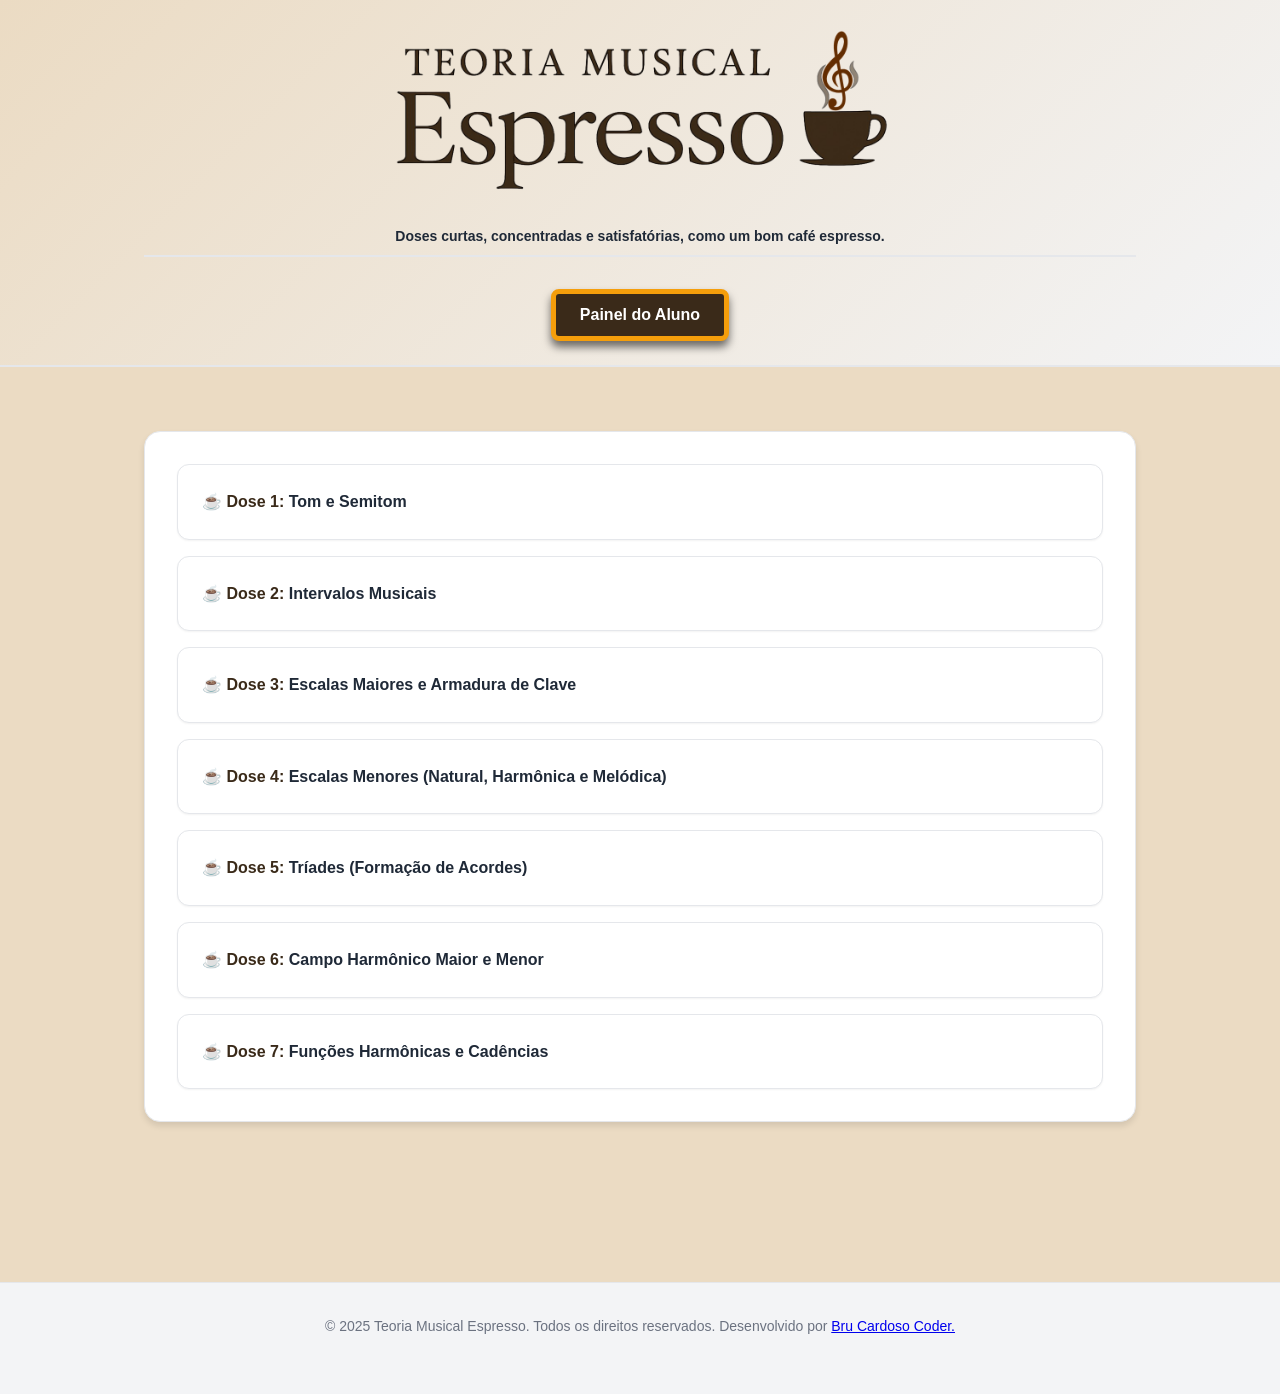
<file: index.html>
<!DOCTYPE html>
<html lang="pt-BR">
<head>
    <meta charset="UTF-8">
    <meta name="viewport" content="width=device-width, initial-scale=1.0">
    <!-- Open Graph Meta Tags -->
    <meta property="og:url" content="https://brucardosocoder.github.io/teoria_musical_espresso">
    <meta property="og:type" content="website">
    <meta property="og:title" content="Teoria Musical">
    <meta property="og:description" content="Teoria Musical">
    <meta property="og:image" content="https://brucardosocoder.github.io/teoria_musical_espresso/teoria_musicalog.png">    
    <meta property="og:logo" content="https://brucardosocoder.github.io/teoria_musical_espresso/teoria_musicalog.png">
    <!-- Twitter Meta Tags -->
    <meta name="twitter:card" content="summary_large_image">
    <meta property="twitter:domain" content="https://brucardosocoder.github.io/teoria_musical_espresso">
    <meta property="twitter:url" content="https://brucardosocoder.github.io/teoria_musical_espresso">
    <meta name="twitter:title" content="Teoria Musical">
    <meta name="twitter:description" content="Teoria Musical">
    <meta name="twitter:image" content="https://brucardosocoder.github.io/luabrilhante/teoria_musical_espresso/teoria_musicalog.png">
    <title>Teoria Musical Espresso - Página Inicial</title>
    <style>
        :root {
            --color-primary: #3a2a19;
            --color-primary-light: #818cf8;
            --color-secondary: #f59e0b;
            --color-accent: #ef4444;
            --color-background: #ebdbc3;
            --color-foreground: #1f2937;
            --color-card: #ffffff;
            --color-border: #e5e7eb;
            --color-muted: #f3f4f6;
            --color-muted-text: #6b7280;

            --spacing-xs: 0.25rem;
            --spacing-sm: 0.5rem;
            --spacing-md: 1rem;
            --spacing-lg: 1.5rem;
            --spacing-xl: 2rem;
            --spacing-2xl: 3rem;
            --spacing-3xl: 4rem;

            --font-family: 'Segoe UI', Tahoma, Geneva, Verdana, sans-serif;
            --font-size-sm: 0.875rem;
            --font-size-base: 1rem;
            --font-size-lg: 1.125rem;
            --font-size-xl: 1.25rem;
            --font-size-2xl: 1.5rem;
            --font-size-3xl: 2rem;
            --font-size-4xl: 2.5rem;
            --font-size-5xl: 3rem;

            --radius-sm: 0.375rem;
            --radius-md: 0.5rem;
            --radius-lg: 0.75rem;
            --radius-xl: 1rem;

            --shadow-sm: 0 1px 2px rgba(0, 0, 0, 0.05);
            --shadow-md: 0 4px 6px rgba(0, 0, 0, 0.1);
            --shadow-lg: 0 10px 15px rgba(0, 0, 0, 0.1);
            --shadow-xl: 0 20px 25px rgba(0, 0, 0, 0.15);
        }
        
        * {
            margin: 0;
            padding: 0;
            box-sizing: border-box;
        }
        
        body {
            font-family: var(--font-family);
            background-color: var(--color-background);
            color: var(--color-foreground);
            line-height: 1.6;
            font-size: var(--font-size-base);
        }
        
        .container {
            width: 100%;
            max-width: 1024px;
            margin: 0 auto;
            padding: 0 var(--spacing-md);
        }
        
        .header {
            background: linear-gradient(135deg, var(--color-background) 0%, var(--color-muted) 100%);
            border-bottom: 2px solid var(--color-border);
            padding: var(--spacing-lg) 0;
            margin-bottom: var(--spacing-xl);
        }
        
        .header h1 {
            font-size: var(--font-size-4xl);
            font-weight: 700;
            text-align: center;
            background: linear-gradient(135deg, var(--color-primary) 0%, var(--color-secondary) 100%);
            -webkit-background-clip: text;
            -webkit-text-fill-color: transparent;
            background-clip: text;
        }
        
        .header-logo {
            display: block;
            max-width: 500px;
            width: 80%;
            height: auto;
            margin: 0 auto var(--spacing-lg);
        }

        .painel-do-aluno {
            text-align: center;
        }

        .painel-do-aluno button {
            background-color: var(--color-primary); /* Cor vibrante */
            color: white;
            padding: 12px 24px;
            border-radius: 8px; /* Bordas arredondadas */
            font-size: 16px;
            font-weight: bold;
            cursor: pointer;
            transition: all 0.3s ease; /* Suaviza a animação */
            box-shadow: 0 6px 8px rgba(0, 0, 0, 0.555); /* Sombra leve */
            border: 5px solid var(--color-secondary);
        }

        .painel-do-aluno button:hover {
            background-color: var(--color-primary); /* Cor mais escura no hover */
            transform: translateY(-2px); /* Levanta o botão levemente */
            box-shadow: 0 6px 8px rgba(0, 0, 0, 0.658); /* Aumenta a sombra */
        }
        
        @media (max-width: 600px) {
            .header-logo {
                max-width: 350px;
            }
        }
        
        .main {
            padding: var(--spacing-xl) 0;
        }
        
        .section-card {
            background-color: var(--color-card);
            border: 1px solid var(--color-border);
            border-radius: var(--radius-xl);
            padding: var(--spacing-xl);
            box-shadow: var(--shadow-md);
            margin-bottom: var(--spacing-3xl);
        }
        
        h2 {
            font-size: var(--font-size-2xl);
            font-weight: 700;
            margin-top: var(--spacing-xl);
            margin-bottom: var(--spacing-lg);
            color: var(--color-primary);
            border-bottom: 2px solid var(--color-border);
            padding-bottom: var(--spacing-sm);
        }
        
        h3 {
            font-size: var(--font-size-xl);
            font-weight: 600;
            margin-top: var(--spacing-lg);
            margin-bottom: var(--spacing-md);
            color: var(--color-secondary);
        }
        
        p {
            margin-bottom: var(--spacing-lg);
        }
        
        .footer {
            border-top: 1px solid var(--color-border);
            background-color: var(--color-muted);
            padding: var(--spacing-xl) 0;
            margin-top: var(--spacing-3xl);
        }
        
        .footer p {
            text-align: center;
            font-size: var(--font-size-sm);
            color: var(--color-muted-text);
        }

        .hero-subtitle {
            font-size: var(--font-size-sm);
            font-weight: 700;
            text-align: center;
            color: var(--color-foreground);
            margin-bottom: var(--spacing-xl);
        }

        .explanation-box {
            background-color: var(--color-muted);
            border: 1px solid var(--color-border);
            border-radius: var(--radius-xl);
            padding: var(--spacing-xl);
            margin-bottom: var(--spacing-3xl);
            text-align: center;
        }
        
        .explanation-box p {
            font-size: var(--font-size-lg);
            color: var(--color-muted-text);
            margin: 0;
        }
        
        .lesson-list {
            list-style: none;
            padding: 0;
            display: grid;
            gap: var(--spacing-md);
        }
        
        .lesson-list li {
            margin: 0;
        }
        
        .lesson-list a {
            display: block;
            padding: var(--spacing-lg);
            background-color: var(--color-card);
            border: 1px solid var(--color-border);
            border-radius: var(--radius-lg);
            text-decoration: none;
            color: var(--color-foreground);
            font-weight: 600;
            transition: all 200ms ease-out;
            box-shadow: var(--shadow-sm);
        }
        
        .lesson-list a:hover {
            background-color: var(--color-muted);
            border-color: var(--color-primary-light);
            transform: translateY(-2px);
            box-shadow: var(--shadow-md);
        }
        
        .lesson-list strong {
            color: var(--color-primary);
        }
    </style>
</head>
<body>
    <div class='header'>
        <div class='container'>
            <img src="logo_teoria_musical_espresso_v2.png" alt="Teoria Musical Espresso Logo" class="header-logo">
            <h2 class='hero-subtitle'>Doses curtas, concentradas e satisfatórias, como um bom café espresso.</h2>
        </div>
        <div class="painel-do-aluno">
            <a href="/teoria_musical_espresso/painel_do_aluno/index.html"><button>Painel do Aluno</button></a>
        </div>
    </div>
    <div class='main'>
        <div class='container'>
            <div class='explanation-box'   style="display: none";>
                <p></p>
            </div>
            
            <div class='section-card'>                
                <ul class='lesson-list'>
                    <li><a href="tomesemitom.html">☕ <strong>Dose 1:</strong> Tom e Semitom</a></li>
                    <li><a href="intervalosmusicais.html">☕ <strong>Dose 2:</strong> Intervalos Musicais</a></li>
                    <li><a href="escalasmaiores.html">☕ <strong>Dose 3:</strong> Escalas Maiores e Armadura de Clave</a></li>
                    <li><a href="escalasmenores.html">☕ <strong>Dose 4:</strong> Escalas Menores (Natural, Harmônica e Melódica)</a></li>
                     <li><a href="triades.html">☕ <strong>Dose 5:</strong> Tríades (Formação de Acordes)</a></li>
                    <li><a href="campoharmonico.html">☕ <strong>Dose 6:</strong> Campo Harmônico Maior e Menor</a></li>
                    <li><a href="funcoesharmonicas.html">☕ <strong>Dose 7:</strong> Funções Harmônicas e Cadências</a></li>
                </ul>
            </div>
        </div>
    </div>
    <div class='footer'>
        <div class='container'>
            <p>&copy; 2025 Teoria Musical Espresso. Todos os direitos reservados. Desenvolvido por <a href="https://wa.me/5521989978029" target="_blank" class="underline">Bru Cardoso Coder.</a></p>
        </div>
    </div>
</body>
</html>
</file>
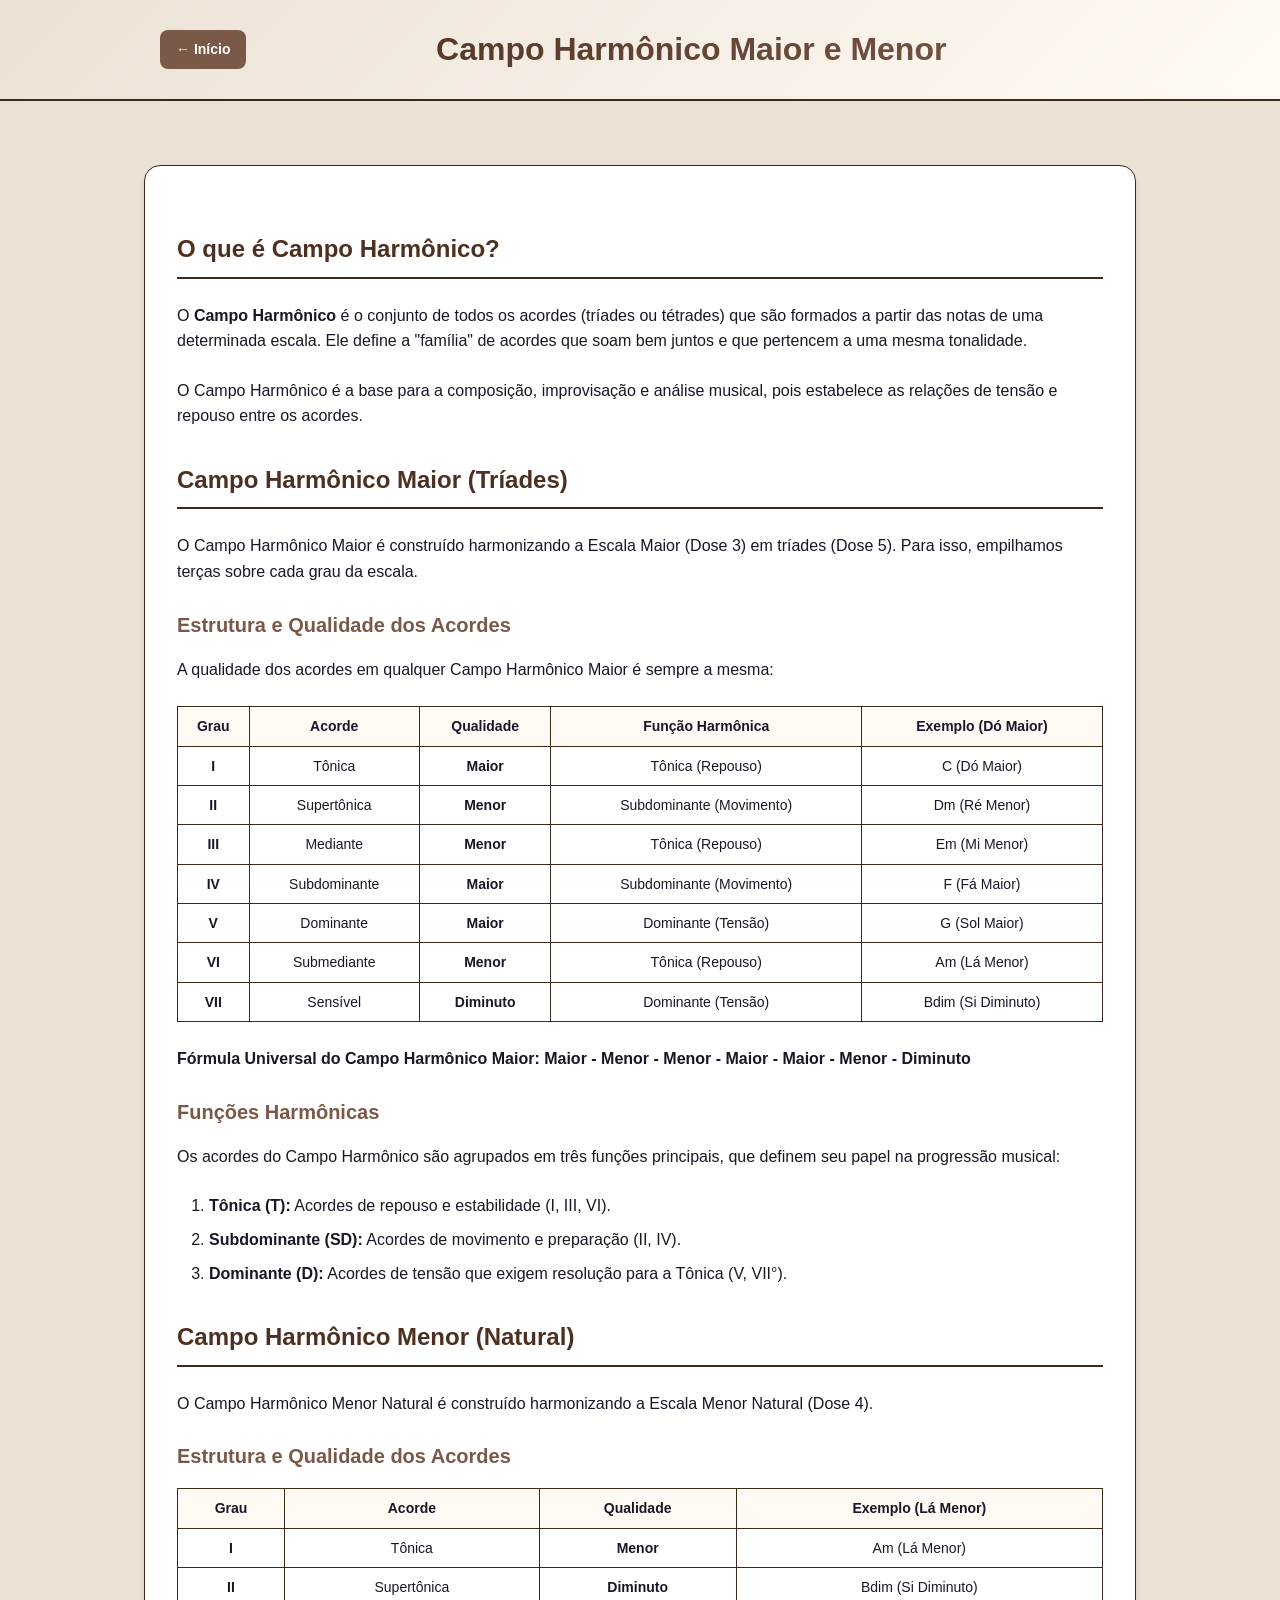
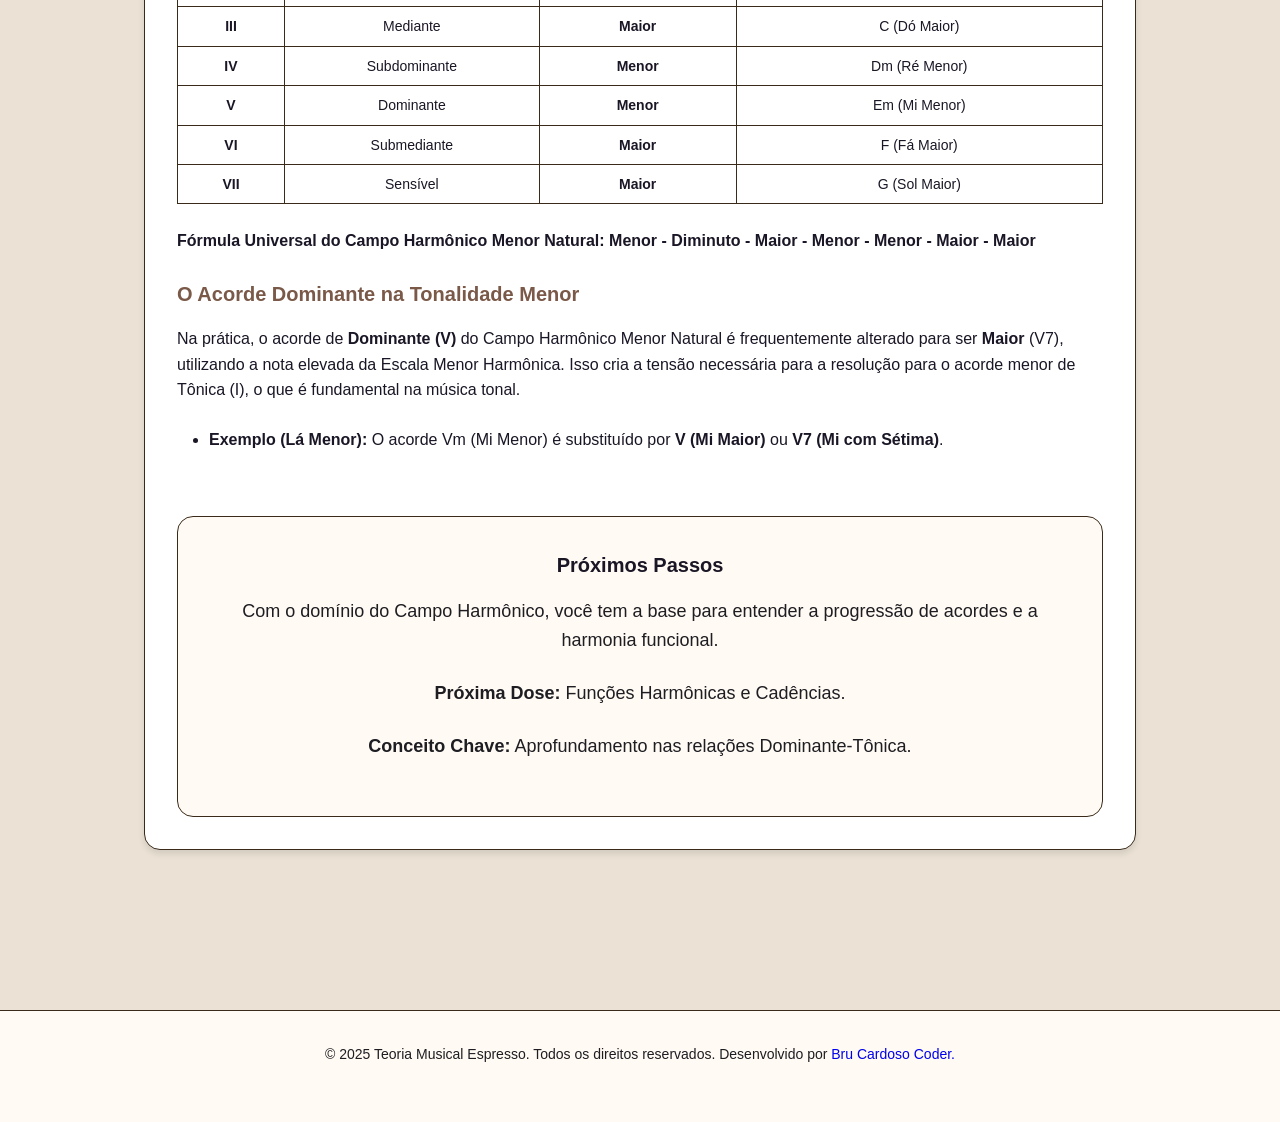
<file: campoharmonico.html>
<!DOCTYPE html>
<html lang="pt-BR">
<head>
    <meta charset="UTF-8">
    <meta name="viewport" content="width=device-width, initial-scale=1.0">
    <!-- Open Graph Meta Tags -->
    <meta property="og:url" content="https://brucardosocoder.github.io/teoria_musical_espresso">
    <meta property="og:type" content="website">
    <meta property="og:title" content="Teoria Musical">
    <meta property="og:description" content="Teoria Musical">
    <meta property="og:image" content="https://brucardosocoder.github.io/teoria_musical_espresso/teoria_musicalog.png">    
    <meta property="og:logo" content="https://brucardosocoder.github.io/teoria_musical_espresso/teoria_musicalog.png">
    <!-- Twitter Meta Tags -->
    <meta name="twitter:card" content="summary_large_image">
    <meta property="twitter:domain" content="https://brucardosocoder.github.io/teoria_musical_espresso">
    <meta property="twitter:url" content="https://brucardosocoder.github.io/teoria_musical_espresso">
    <meta name="twitter:title" content="Teoria Musical">
    <meta name="twitter:description" content="Teoria Musical">
    <meta name="twitter:image" content="https://brucardosocoder.github.io/luabrilhante/teoria_musical_espresso/teoria_musicalog.png">
    <title>Campo Harmônico Maior e Menor | Teoria Musical Espresso</title>
    <style>
        :root {
            --color-primary: #4d3021;
    --color-primary-light: #3a2a19;
    --color-secondary: #7a5948;
    --color-accent: #ebdbc3;
            --color-background: #ebe2d5;
    --color-foreground: #1a1625;
    --color-card: #ffffff;
    --color-border: #3a2a19;
    --color-muted: #fffaf3;
    --color-muted-text: #1d1d22;
           
            --spacing-xs: 0.25rem;
            --spacing-sm: 0.5rem;
            --spacing-md: 1rem;
            --spacing-lg: 1.5rem;
            --spacing-xl: 2rem;
            --spacing-2xl: 3rem;
            --spacing-3xl: 4rem;
            
            --font-family: 'Segoe UI', Tahoma, Geneva, Verdana, sans-serif;
            --font-size-sm: 0.875rem;
            --font-size-base: 1rem;
            --font-size-lg: 1.125rem;
            --font-size-xl: 1.25rem;
            --font-size-2xl: 1.5rem;
            --font-size-3xl: 2rem;
            --font-size-4xl: 2.5rem;
            --font-size-5xl: 3rem;
            
            --radius-sm: 0.375rem;
            --radius-md: 0.5rem;
            --radius-lg: 0.75rem;
            --radius-xl: 1rem;
         
            --shadow-sm: 0 1px 2px rgba(0, 0, 0, 0.05);
            --shadow-md: 0 4px 6px rgba(0, 0, 0, 0.1);
            --shadow-lg: 0 10px 15px rgba(0, 0, 0, 0.1);
            --shadow-xl: 0 20px 25px rgba(0, 0, 0, 0.15);
        }
        
        * {
            margin: 0;
            padding: 0;
            box-sizing: border-box;
        }

        a {
            text-decoration: none;
        }
        
        body {
            font-family: var(--font-family);
            background-color: var(--color-background);
            color: var(--color-foreground);
            line-height: 1.6;
            font-size: var(--font-size-base);
        }
        
        .container {
            width: 100%;
            max-width: 1024px;
            margin: 0 auto;
            padding: 0 var(--spacing-md);
        }
        
        .header {
            background: linear-gradient(135deg, var(--color-background) 0%, var(--color-muted) 100%);
            border-bottom: 2px solid var(--color-border);
            padding: var(--spacing-lg) 0;
            margin-bottom: var(--spacing-xl);
        }
        
        .header-content {
            display: flex;
            justify-content: space-between;
            align-items: center;
            padding: 0 var(--spacing-md);
            flex-wrap: wrap;
            gap: var(--spacing-md);
        }
        
        .header h1 {
            font-size: var(--font-size-3xl);
            font-weight: 700;
            text-align: center;
            background: linear-gradient(135deg, var(--color-primary) 0%, var(--color-secondary) 100%);
            -webkit-background-clip: text;
            -webkit-text-fill-color: transparent;
            background-clip: text;
            flex: 1 1 auto;
            min-width: 200px;
        }
        
        .main {
            padding: var(--spacing-xl) 0;
        }
        
        .section-card {
            background-color: var(--color-card);
            border: 1px solid var(--color-border);
            border-radius: var(--radius-xl);
            padding: var(--spacing-xl);
            box-shadow: var(--shadow-md);
            margin-bottom: var(--spacing-3xl);
        }
        
        h2 {
            font-size: var(--font-size-2xl);
            font-weight: 700;
            margin-top: var(--spacing-xl);
            margin-bottom: var(--spacing-lg);
            color: var(--color-primary);
            border-bottom: 2px solid var(--color-border);
            padding-bottom: var(--spacing-sm);
        }
        
        h3 {
            font-size: var(--font-size-xl);
            font-weight: 600;
            margin-top: var(--spacing-lg);
            margin-bottom: var(--spacing-md);
            color: var(--color-secondary);
        }
        
        p {
            margin-bottom: var(--spacing-lg);
        }
        
        .table-wrapper {
            width: 100%;
            overflow-x: auto;
            -webkit-overflow-scrolling: touch;
            margin-bottom: var(--spacing-lg);
        }
        
        table {
            width: 100%;
            min-width: 500px;
            border-collapse: collapse;
        }
        
        th, td {
            padding: var(--spacing-sm) var(--spacing-xs);
            border: 1px solid var(--color-border);
            text-align: left;
        }
        
        th {
            background-color: var(--color-muted);
            font-weight: 700;
            color: var(--color-foreground);
            font-size: var(--font-size-sm);
        }
        
        td {
            background-color: var(--color-card);
            font-size: var(--font-size-sm);
        }
        
        .formula-box {
            background-color: var(--color-muted);
            padding: var(--spacing-lg);
            border-radius: var(--radius-lg);
            border: 2px solid var(--color-primary-light);
            text-align: center;
            font-size: var(--font-size-lg);
            font-weight: 700;
            margin-bottom: var(--spacing-xl);
            color: var(--color-primary);
            word-wrap: break-word;
        }
        
        .next-steps {
            background-color: var(--color-muted);
            border: 1px solid var(--color-border);
            border-radius: var(--radius-xl);
            padding: var(--spacing-xl);
            text-align: center;
            margin-top: var(--spacing-3xl);
        }
        
        .next-steps h3 {
            color: var(--color-foreground);
            margin-top: 0;
        }
        
        .next-steps p {
            font-size: var(--font-size-lg);
            color: var(--color-muted-text);
        }
        
        .highlight {
            font-weight: 700;
            color: var(--color-primary);
        }
        
        .footer {
            border-top: 1px solid var(--color-border);
            background-color: var(--color-muted);
            padding: var(--spacing-xl) 0;
            margin-top: var(--spacing-3xl);
        }
        
        .footer p {
            text-align: center;
            font-size: var(--font-size-sm);
            color: var(--color-muted-text);
        }
        
        .btn {
            display: inline-flex;
            align-items: center;
            gap: var(--spacing-sm);
            padding: var(--spacing-md) var(--spacing-xl);
            border: none;
            border-radius: var(--radius-lg);
            font-size: var(--font-size-base);
            font-weight: 600;
            cursor: pointer;
            transition: all 200ms ease-out;
            width: 100%;
            justify-content: center;
            text-decoration: none;
            background-color: var(--color-primary);
            color: white;
        }
        
        .btn:hover {
            background-color: var(--color-primary-light);
            box-shadow: var(--shadow-lg);
        }

        .back-btn {
            background-color: var(--color-secondary);
            color: white;
            padding: var(--spacing-sm) var(--spacing-md);
            border-radius: var(--radius-md);
            text-decoration: none;
            font-size: var(--font-size-sm);
            font-weight: 600;
            transition: background-color 0.2s;
            white-space: nowrap;
            flex-shrink: 0;
        }
        
        .back-btn:hover {
            background-color: var(--color-accent);
        }

        ol, ul {
            margin-left: var(--spacing-xl);
            margin-bottom: var(--spacing-lg);
        }

        li {
            margin-bottom: var(--spacing-sm);
        }
       
        @media (max-width: 768px) {
            :root {
                --font-size-3xl: 1.5rem;
                --font-size-2xl: 1.25rem;
                --font-size-xl: 1.125rem;
                --font-size-lg: 1rem;
                --spacing-xl: 1.5rem;
                --spacing-2xl: 2rem;
                --spacing-3xl: 2.5rem;
            }

            .container {
                padding: 0 var(--spacing-sm);
            }

            .header-content {
                flex-direction: column;
                align-items: flex-start;
                gap: var(--spacing-sm);
            }

            .header h1 {
                font-size: var(--font-size-2xl);
                text-align: left;
                width: 100%;
            }

            .section-card {
                padding: var(--spacing-lg);
            }

            table {
                min-width: 450px;
                font-size: var(--font-size-sm);
            }

            th, td {
                padding: var(--spacing-xs);
            }

            .formula-box {
                font-size: var(--font-size-base);
                padding: var(--spacing-md);
            }

            .next-steps {
                padding: var(--spacing-lg);
            }

            .next-steps p {
                font-size: var(--font-size-base);
            }
        }

        @media (max-width: 480px) {
            :root {
                --font-size-3xl: 1.25rem;
                --font-size-2xl: 1.125rem;
                --font-size-xl: 1rem;
                --font-size-lg: 0.9375rem;
                --font-size-base: 0.875rem;
                --spacing-lg: 1rem;
                --spacing-xl: 1.25rem;
                --spacing-2xl: 1.5rem;
                --spacing-3xl: 2rem;
            }

            body {
                font-size: var(--font-size-sm);
            }

            .container {
                padding: 0 var(--spacing-xs);
            }

            .header {
                padding: var(--spacing-md) 0;
                margin-bottom: var(--spacing-lg);
            }

            .header-content {
                padding: 0 var(--spacing-sm);
            }

            .header h1 {
                font-size: var(--font-size-xl);
                line-height: 1.3;
            }

            .main {
                padding: var(--spacing-lg) 0;
            }

            .section-card {
                padding: var(--spacing-md);
                border-radius: var(--radius-lg);
                margin-bottom: var(--spacing-xl);
            }

            h2 {
                font-size: var(--font-size-xl);
                margin-top: var(--spacing-lg);
                margin-bottom: var(--spacing-md);
            }

            h3 {
                font-size: var(--font-size-lg);
                margin-top: var(--spacing-md);
            }

            table {
                min-width: 100%;
                font-size: 0.75rem;
            }

            th, td {
                padding: 0.375rem 0.25rem;
            }

            th {
                font-size: 0.7rem;
            }

            td {
                font-size: 0.7rem;
            }

            .formula-box {
                font-size: var(--font-size-sm);
                padding: var(--spacing-sm);
                margin-bottom: var(--spacing-lg);
            }

            .next-steps {
                padding: var(--spacing-md);
                margin-top: var(--spacing-xl);
            }

            .next-steps h3 {
                font-size: var(--font-size-lg);
            }

            .next-steps p {
                font-size: var(--font-size-sm);
            }

            .back-btn {
                font-size: 0.75rem;
                padding: var(--spacing-xs) var(--spacing-sm);
            }

            .btn {
                padding: var(--spacing-sm) var(--spacing-md);
                font-size: var(--font-size-sm);
            }

            ol, ul {
                margin-left: var(--spacing-lg);
            }

            .footer {
                padding: var(--spacing-lg) 0;
            }

            .footer p {
                font-size: 0.75rem;
                padding: 0 var(--spacing-sm);
            }
        }

        /* Dispositivos muito pequenos (até 360px) */
        @media (max-width: 360px) {
            .header h1 {
                font-size: 1.125rem;
            }

            table {
                font-size: 0.65rem;
            }

            th, td {
                padding: 0.25rem 0.125rem;
            }

            th, td {
                font-size: 0.65rem;
            }
        }

        @media (max-height: 500px) and (orientation: landscape) {
            .header {
                padding: var(--spacing-sm) 0;
                margin-bottom: var(--spacing-md);
            }

            .main {
                padding: var(--spacing-md) 0;
            }

            .section-card {
                margin-bottom: var(--spacing-lg);
            }
        }
    </style>
</head>
<body>
    <div class='header'>
        <div class='container'>
            <div class='header-content'>
            <a href="index.html" class="back-btn">← Início</a>
            <h1>Campo Harmônico Maior e Menor</h1>
        </div>
        </div>
    </div>
    <div class='main'>
        <div class='container'>
            <div class='section-card'>

<h2>O que é Campo Harmônico?</h2>
<p>O <strong>Campo Harmônico</strong> é o conjunto de todos os acordes (tríades ou tétrades) que são formados a partir das notas de uma determinada escala. Ele define a "família" de acordes que soam bem juntos e que pertencem a uma mesma tonalidade.</p>
<p>O Campo Harmônico é a base para a composição, improvisação e análise musical, pois estabelece as relações de tensão e repouso entre os acordes.</p>
<h2>Campo Harmônico Maior (Tríades)</h2>
<p>O Campo Harmônico Maior é construído harmonizando a Escala Maior (Dose 3) em tríades (Dose 5). Para isso, empilhamos terças sobre cada grau da escala.</p>
<h3>Estrutura e Qualidade dos Acordes</h3>
<p>A qualidade dos acordes em qualquer Campo Harmônico Maior é sempre a mesma:</p>
<div class="table-wrapper">
<table>
<thead>
<tr>
<th style="text-align: center;">Grau</th>
<th style="text-align: center;">Acorde</th>
<th style="text-align: center;">Qualidade</th>
<th style="text-align: center;">Função Harmônica</th>
<th style="text-align: center;">Exemplo (Dó Maior)</th>
</tr>
</thead>
<tbody>
<tr>
<td style="text-align: center;"><strong>I</strong></td>
<td style="text-align: center;">Tônica</td>
<td style="text-align: center;"><strong>Maior</strong></td>
<td style="text-align: center;">Tônica (Repouso)</td>
<td style="text-align: center;">C (Dó Maior)</td>
</tr>
<tr>
<td style="text-align: center;"><strong>II</strong></td>
<td style="text-align: center;">Supertônica</td>
<td style="text-align: center;"><strong>Menor</strong></td>
<td style="text-align: center;">Subdominante (Movimento)</td>
<td style="text-align: center;">Dm (Ré Menor)</td>
</tr>
<tr>
<td style="text-align: center;"><strong>III</strong></td>
<td style="text-align: center;">Mediante</td>
<td style="text-align: center;"><strong>Menor</strong></td>
<td style="text-align: center;">Tônica (Repouso)</td>
<td style="text-align: center;">Em (Mi Menor)</td>
</tr>
<tr>
<td style="text-align: center;"><strong>IV</strong></td>
<td style="text-align: center;">Subdominante</td>
<td style="text-align: center;"><strong>Maior</strong></td>
<td style="text-align: center;">Subdominante (Movimento)</td>
<td style="text-align: center;">F (Fá Maior)</td>
</tr>
<tr>
<td style="text-align: center;"><strong>V</strong></td>
<td style="text-align: center;">Dominante</td>
<td style="text-align: center;"><strong>Maior</strong></td>
<td style="text-align: center;">Dominante (Tensão)</td>
<td style="text-align: center;">G (Sol Maior)</td>
</tr>
<tr>
<td style="text-align: center;"><strong>VI</strong></td>
<td style="text-align: center;">Submediante</td>
<td style="text-align: center;"><strong>Menor</strong></td>
<td style="text-align: center;">Tônica (Repouso)</td>
<td style="text-align: center;">Am (Lá Menor)</td>
</tr>
<tr>
<td style="text-align: center;"><strong>VII</strong></td>
<td style="text-align: center;">Sensível</td>
<td style="text-align: center;"><strong>Diminuto</strong></td>
<td style="text-align: center;">Dominante (Tensão)</td>
<td style="text-align: center;">Bdim (Si Diminuto)</td>
</tr>
</tbody>
</table>
</div>
<p><strong>Fórmula Universal do Campo Harmônico Maior:</strong> <strong>Maior - Menor - Menor - Maior - Maior - Menor - Diminuto</strong></p>
<h3>Funções Harmônicas</h3>
<p>Os acordes do Campo Harmônico são agrupados em três funções principais, que definem seu papel na progressão musical:</p>
<ol>
<li><strong>Tônica (T):</strong> Acordes de repouso e estabilidade (I, III, VI).</li>
<li><strong>Subdominante (SD):</strong> Acordes de movimento e preparação (II, IV).</li>
<li><strong>Dominante (D):</strong> Acordes de tensão que exigem resolução para a Tônica (V, VII°).</li>
</ol>
<h2>Campo Harmônico Menor (Natural)</h2>
<p>O Campo Harmônico Menor Natural é construído harmonizando a Escala Menor Natural (Dose 4).</p>
<h3>Estrutura e Qualidade dos Acordes</h3>
<div class="table-wrapper">
<table>
<thead>
<tr>
<th style="text-align: center;">Grau</th>
<th style="text-align: center;">Acorde</th>
<th style="text-align: center;">Qualidade</th>
<th style="text-align: center;">Exemplo (Lá Menor)</th>
</tr>
</thead>
<tbody>
<tr>
<td style="text-align: center;"><strong>I</strong></td>
<td style="text-align: center;">Tônica</td>
<td style="text-align: center;"><strong>Menor</strong></td>
<td style="text-align: center;">Am (Lá Menor)</td>
</tr>
<tr>
<td style="text-align: center;"><strong>II</strong></td>
<td style="text-align: center;">Supertônica</td>
<td style="text-align: center;"><strong>Diminuto</strong></td>
<td style="text-align: center;">Bdim (Si Diminuto)</td>
</tr>
<tr>
<td style="text-align: center;"><strong>III</strong></td>
<td style="text-align: center;">Mediante</td>
<td style="text-align: center;"><strong>Maior</strong></td>
<td style="text-align: center;">C (Dó Maior)</td>
</tr>
<tr>
<td style="text-align: center;"><strong>IV</strong></td>
<td style="text-align: center;">Subdominante</td>
<td style="text-align: center;"><strong>Menor</strong></td>
<td style="text-align: center;">Dm (Ré Menor)</td>
</tr>
<tr>
<td style="text-align: center;"><strong>V</strong></td>
<td style="text-align: center;">Dominante</td>
<td style="text-align: center;"><strong>Menor</strong></td>
<td style="text-align: center;">Em (Mi Menor)</td>
</tr>
<tr>
<td style="text-align: center;"><strong>VI</strong></td>
<td style="text-align: center;">Submediante</td>
<td style="text-align: center;"><strong>Maior</strong></td>
<td style="text-align: center;">F (Fá Maior)</td>
</tr>
<tr>
<td style="text-align: center;"><strong>VII</strong></td>
<td style="text-align: center;">Sensível</td>
<td style="text-align: center;"><strong>Maior</strong></td>
<td style="text-align: center;">G (Sol Maior)</td>
</tr>
</tbody>
</table>
</div>
<p><strong>Fórmula Universal do Campo Harmônico Menor Natural:</strong> <strong>Menor - Diminuto - Maior - Menor - Menor - Maior - Maior</strong></p>
<h3>O Acorde Dominante na Tonalidade Menor</h3>
<p>Na prática, o acorde de <strong>Dominante (V)</strong> do Campo Harmônico Menor Natural é frequentemente alterado para ser <strong>Maior</strong> (V7), utilizando a nota elevada da Escala Menor Harmônica. Isso cria a tensão necessária para a resolução para o acorde menor de Tônica (I), o que é fundamental na música tonal.</p>
<ul>
<li><strong>Exemplo (Lá Menor):</strong> O acorde Vm (Mi Menor) é substituído por <strong>V (Mi Maior)</strong> ou <strong>V7 (Mi com Sétima)</strong>.</li>
</ul>

    <div class='next-steps'>
        <h3>Próximos Passos</h3>
        <p>Com o domínio do Campo Harmônico, você tem a base para entender a progressão de acordes e a harmonia funcional.</p>
        <p><strong>Próxima Dose:</strong> Funções Harmônicas e Cadências.</p>
        <p><strong>Conceito Chave:</strong> Aprofundamento nas relações Dominante-Tônica.</p>
    </div>
    
            </div>
        </div>
    </div>
    <div class='footer'>
        <div class='container'>
            <p>&copy; 2025 Teoria Musical Espresso. Todos os direitos reservados. Desenvolvido por <a href="https://wa.me/5521989978029" target="_blank" class="underline">Bru Cardoso Coder.</a></p>
        </div>
    </div>
</body>
</html>
</file>
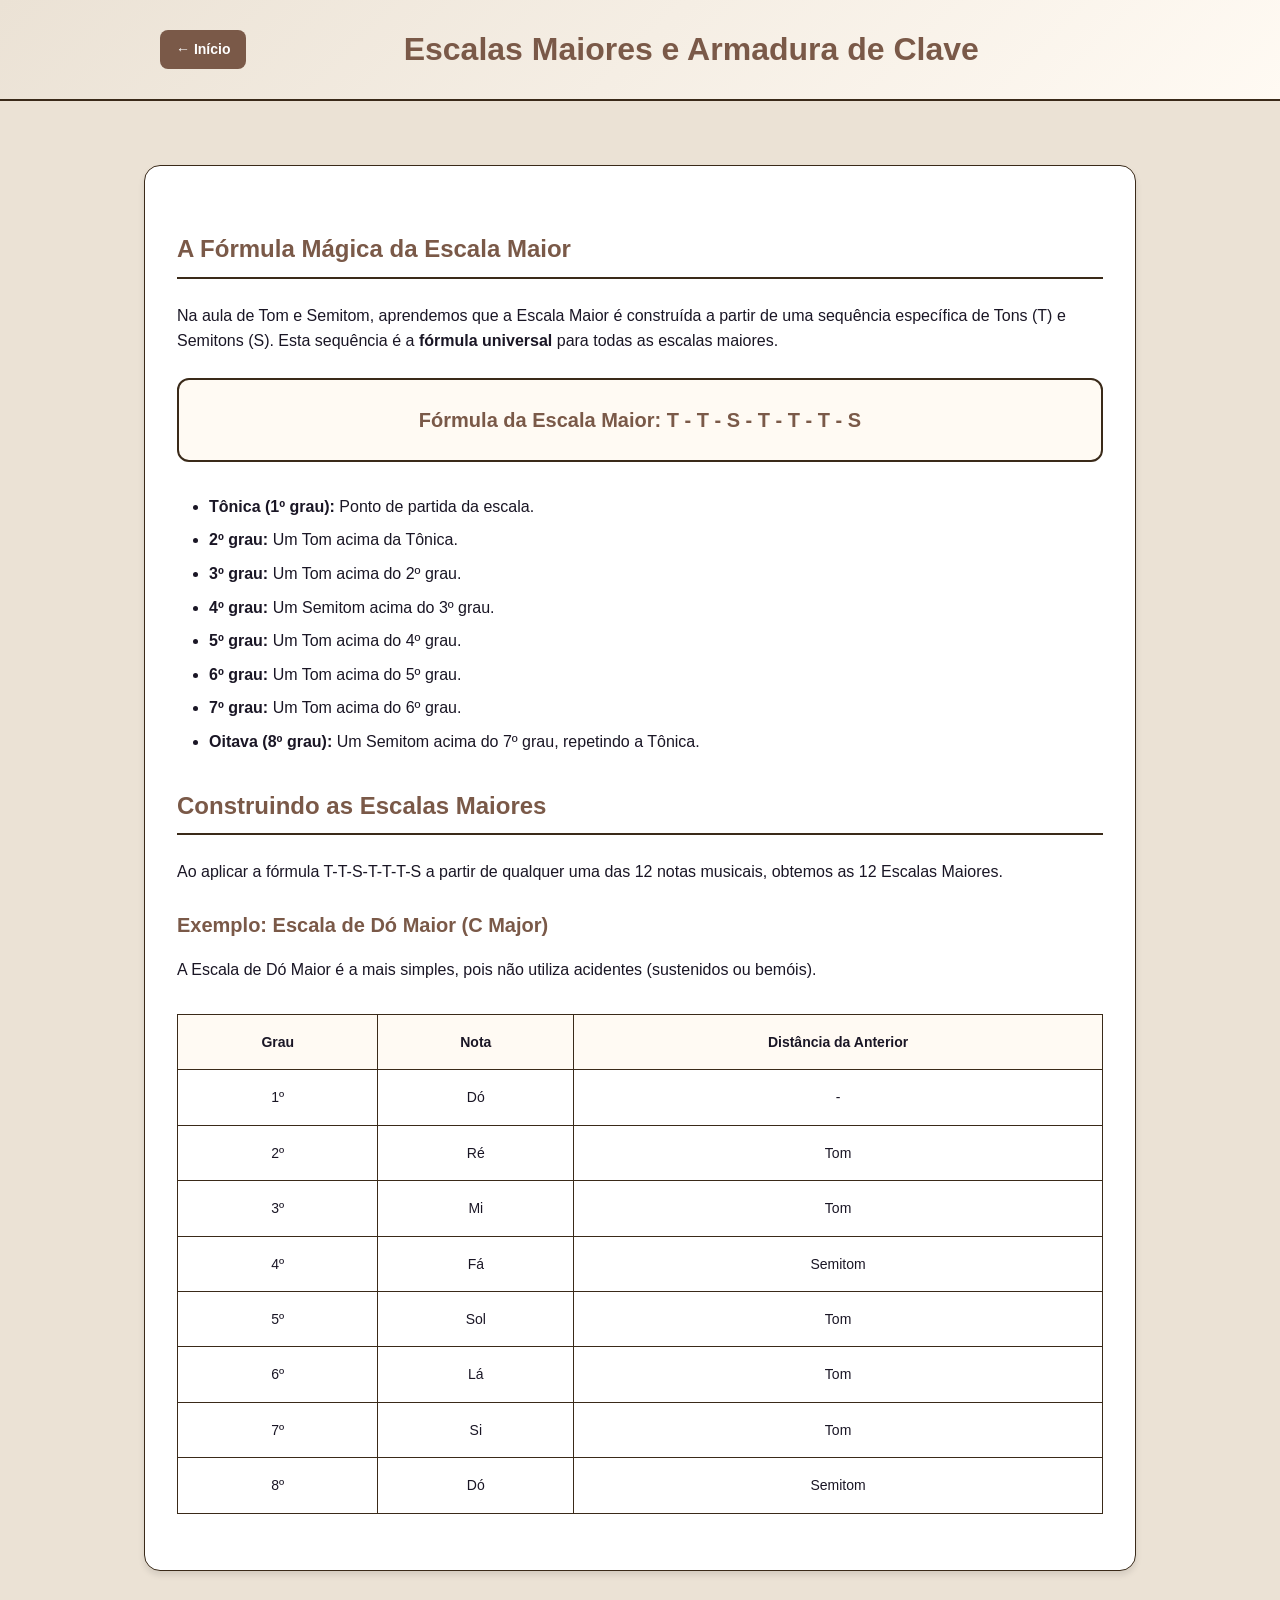
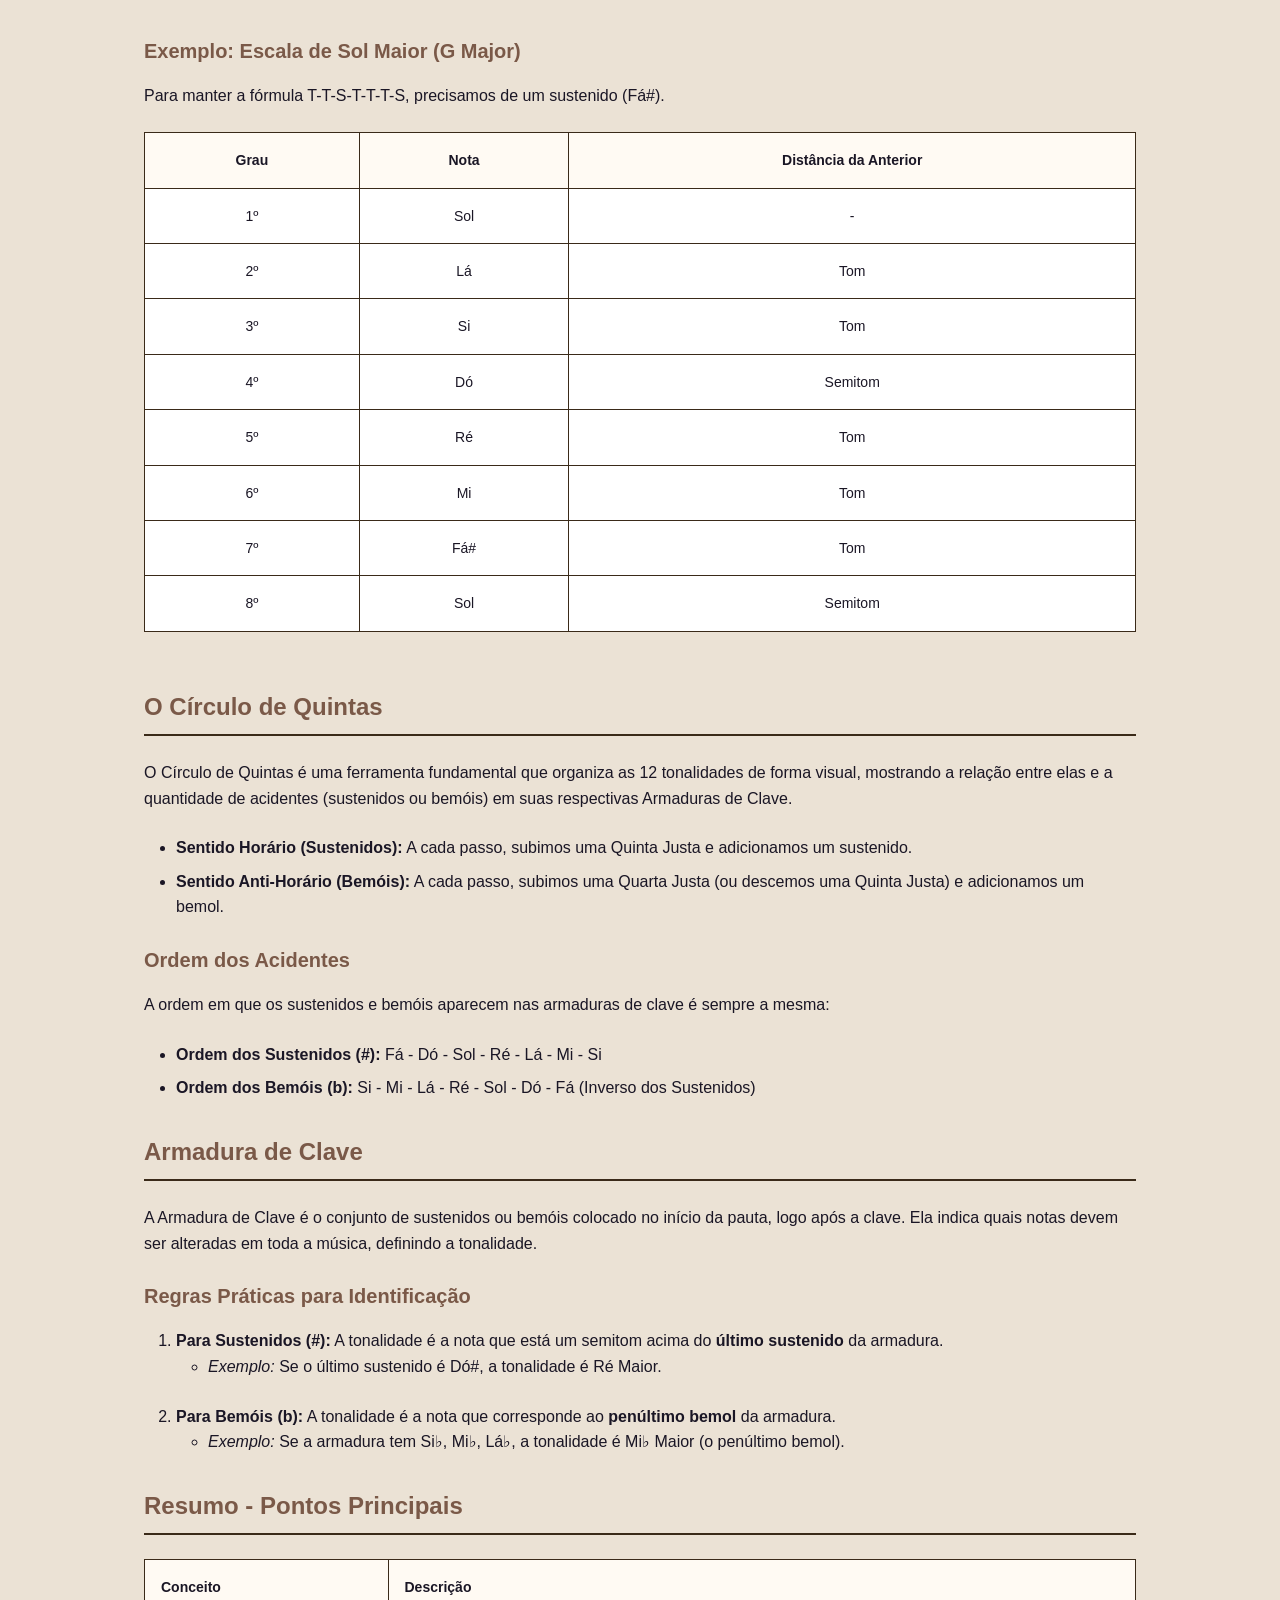
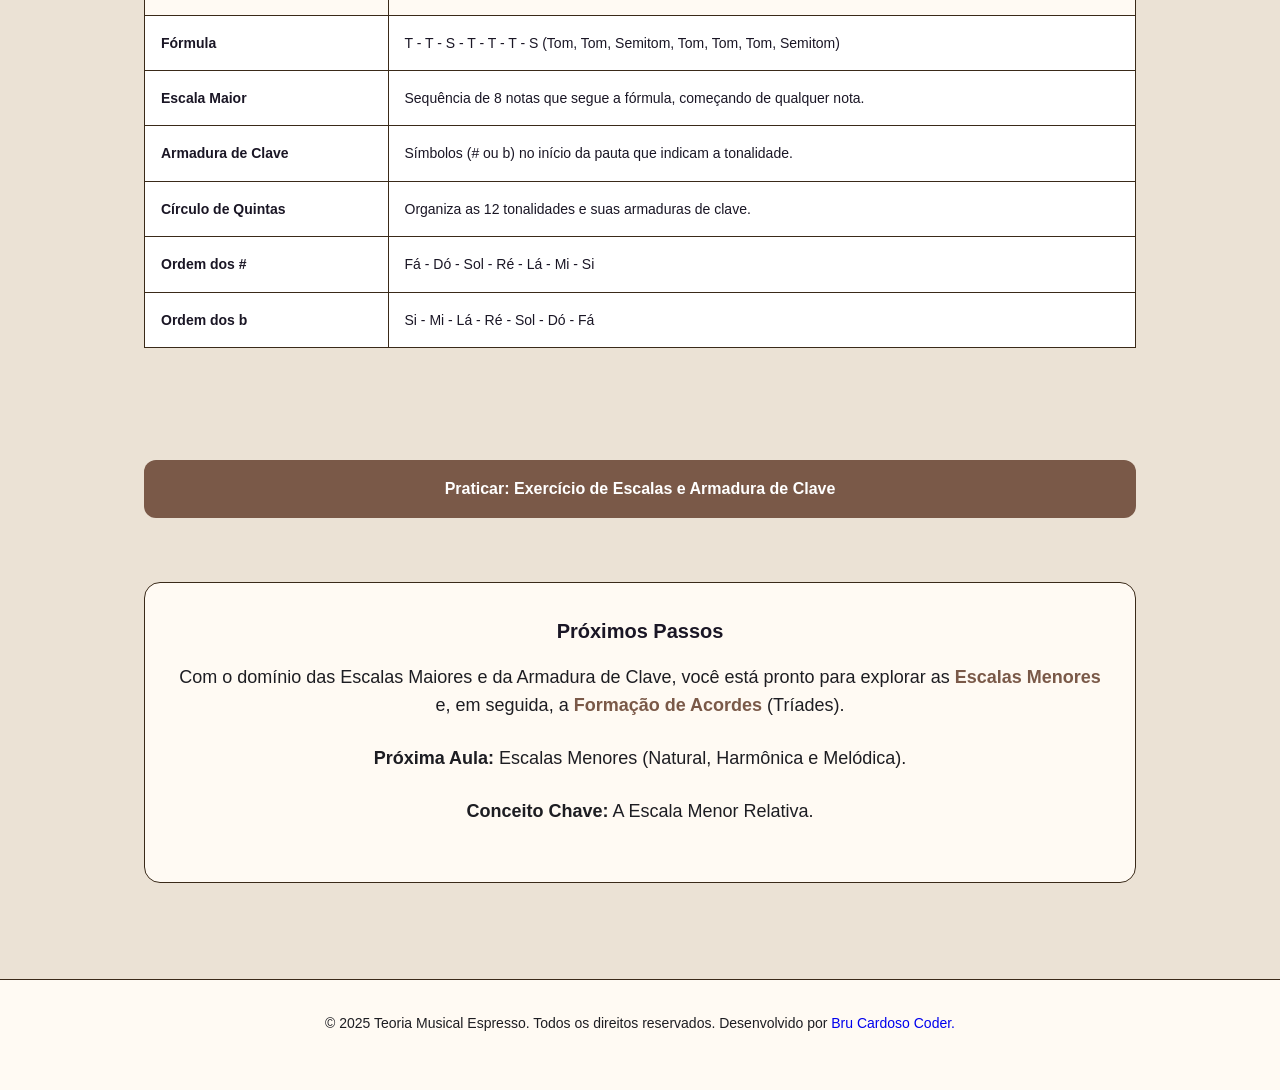
<file: escalasmaiores.html>
<!DOCTYPE html>
<html lang="pt-BR">
<head>
    <meta charset="UTF-8">
    <meta name="viewport" content="width=device-width, initial-scale=1.0">
    <!-- Open Graph Meta Tags -->
    <meta property="og:url" content="https://brucardosocoder.github.io/teoria_musical_espresso">
    <meta property="og:type" content="website">
    <meta property="og:title" content="Teoria Musical">
    <meta property="og:description" content="Teoria Musical">
    <meta property="og:image" content="https://brucardosocoder.github.io/teoria_musical_espresso/teoria_musicalog.png">    
    <meta property="og:logo" content="https://brucardosocoder.github.io/teoria_musical_espresso/teoria_musicalog.png">
    <!-- Twitter Meta Tags -->
    <meta name="twitter:card" content="summary_large_image">
    <meta property="twitter:domain" content="https://brucardosocoder.github.io/teoria_musical_espresso">
    <meta property="twitter:url" content="https://brucardosocoder.github.io/teoria_musical_espresso">
    <meta name="twitter:title" content="Teoria Musical">
    <meta name="twitter:description" content="Teoria Musical">
    <meta name="twitter:image" content="https://brucardosocoder.github.io/luabrilhante/teoria_musical_espresso/teoria_musicalog.png">
    <title>Escalas Maiores e Armadura de Clave</title>
    <style>
        :root {
            --color-primary: #7a5948;
    --color-primary-light: #3a2a19;
            --color-secondary: #7a5948;
    --color-accent: #ebdbc3;
            --color-background: #ebe2d5;
    --color-foreground: #1a1625;
            --color-card: #ffffff;
    --color-border: #3a2a19;
    --color-muted: #fffaf3;
    --color-muted-text: #1d1d22;
            
            --spacing-xs: 0.25rem;
            --spacing-sm: 0.5rem;
            --spacing-md: 1rem;
            --spacing-lg: 1.5rem;
            --spacing-xl: 2rem;
            --spacing-2xl: 3rem;
            --spacing-3xl: 4rem;
        
            --font-family: 'Segoe UI', Tahoma, Geneva, Verdana, sans-serif;
            --font-size-sm: 0.875rem;
            --font-size-base: 1rem;
            --font-size-lg: 1.125rem;
            --font-size-xl: 1.25rem;
            --font-size-2xl: 1.5rem;
            --font-size-3xl: 2rem;
            --font-size-4xl: 2.5rem;
            --font-size-5xl: 3rem;
 
            --radius-sm: 0.375rem;
            --radius-md: 0.5rem;
            --radius-lg: 0.75rem;
            --radius-xl: 1rem;
        
            --shadow-sm: 0 1px 2px rgba(0, 0, 0, 0.05);
            --shadow-md: 0 4px 6px rgba(0, 0, 0, 0.1);
            --shadow-lg: 0 10px 15px rgba(0, 0, 0, 0.1);
            --shadow-xl: 0 20px 25px rgba(0, 0, 0, 0.15);
        }
        
        * {
            margin: 0;
            padding: 0;
            box-sizing: border-box;
        }

        a {
            text-decoration: none;
        }
            
        body {
            font-family: var(--font-family);
            background-color: var(--color-background);
            color: var(--color-foreground);
            line-height: 1.6;
            font-size: var(--font-size-base);
        }
        
        .container {
            width: 100%;
            max-width: 1024px;
            margin: 0 auto;
            padding: 0 var(--spacing-md);
        }
        
        .header {
            background: linear-gradient(135deg, var(--color-background) 0%, var(--color-muted) 100%);
            border-bottom: 2px solid var(--color-border);
            padding: var(--spacing-lg) 0;
            margin-bottom: var(--spacing-xl);
        }
        
        .header-content {
            display: flex;
            justify-content: space-between;
            align-items: center;
            flex-wrap: wrap;
            gap: var(--spacing-md);
            padding: 0 var(--spacing-md);
        }
        
        .header h1 {
            font-size: var(--font-size-3xl);
            font-weight: 700;
            text-align: center;
            background: linear-gradient(135deg, var(--color-primary) 0%, var(--color-secondary) 100%);
            -webkit-background-clip: text;
            -webkit-text-fill-color: transparent;
            background-clip: text;
            margin: 0 auto;
            flex: 1 1 auto;
            min-width: 200px;
        }
        
        .main {
            padding: var(--spacing-xl) 0;
        }
        
        .section-card {
            background-color: var(--color-card);
            border: 1px solid var(--color-border);
            border-radius: var(--radius-xl);
            padding: var(--spacing-xl);
            box-shadow: var(--shadow-md);
            margin-bottom: var(--spacing-3xl);
        }
        
        h2 {
            font-size: var(--font-size-2xl);
            font-weight: 700;
            margin-top: var(--spacing-xl);
            margin-bottom: var(--spacing-lg);
            color: var(--color-primary);
            border-bottom: 2px solid var(--color-border);
            padding-bottom: var(--spacing-sm);
        }
        
        h3 {
            font-size: var(--font-size-xl);
            font-weight: 600;
            margin-top: var(--spacing-lg);
            margin-bottom: var(--spacing-md);
            color: var(--color-secondary);
        }
        
        p {
            margin-bottom: var(--spacing-lg);
        }
        
        table {
            width: 100%;
            min-width: 500px;
            border-collapse: collapse;
            margin-bottom: var(--spacing-lg);
        }
        
        th, td {
            padding: var(--spacing-md);
            border: 1px solid var(--color-border);
            text-align: left;
        }
        
        th {
            background-color: var(--color-muted);
            font-weight: 700;
            color: var(--color-foreground);
            font-size: var(--font-size-sm);
        }
        
        td {
            background-color: var(--color-card);
            font-size: var(--font-size-sm);
        }
        
        .formula-box {
            background-color: var(--color-muted);
            padding: var(--spacing-lg);
            border-radius: var(--radius-lg);
            border: 2px solid var(--color-primary-light);
            text-align: center;
            font-size: var(--font-size-xl);
            font-weight: 700;
            margin-bottom: var(--spacing-xl);
            color: var(--color-primary);
            word-wrap: break-word;
        }
        
        .summary-table {
            margin-top: var(--spacing-xl);
        }
        
        .next-steps {
            background-color: var(--color-muted);
            border: 1px solid var(--color-border);
            border-radius: var(--radius-xl);
            padding: var(--spacing-xl);
            text-align: center;
            margin-top: var(--spacing-3xl);
        }
        
        .next-steps h3 {
            color: var(--color-foreground);
            margin-top: 0;
        }
        
        .next-steps p {
            font-size: var(--font-size-lg);
            color: var(--color-muted-text);
        }
        
        .highlight {
            font-weight: 700;
            color: var(--color-primary);
        }
        
        .footer {
            border-top: 1px solid var(--color-border);
            background-color: var(--color-muted);
            padding: var(--spacing-xl) 0;
            margin-top: var(--spacing-3xl);
        }
        
        .footer p {
            text-align: center;
            font-size: var(--font-size-sm);
            color: var(--color-muted-text);
        }
        
        .btn {
            display: inline-flex;
            align-items: center;
            gap: var(--spacing-sm);
            padding: var(--spacing-md) var(--spacing-xl);
            border: none;
            border-radius: var(--radius-lg);
            font-size: var(--font-size-base);
            font-weight: 600;
            cursor: pointer;
            transition: all 200ms ease-out;
            width: 100%;
            justify-content: center;
            text-decoration: none;
            background-color: var(--color-primary);
            color: white;
        }
        
        .btn:hover {
            background-color: var(--color-primary-light);
            box-shadow: var(--shadow-lg);
        }

        .back-btn {
            background-color: var(--color-secondary);
            color: white;
            padding: var(--spacing-sm) var(--spacing-md);
            border-radius: var(--radius-md);
            text-decoration: none;
            font-size: var(--font-size-sm);
            font-weight: 600;
            transition: background-color 0.2s;
            white-space: nowrap;
            flex-shrink: 0;
        }
        
        .back-btn:hover {
            background-color: var(--color-accent);
        }
    
        ol, ul {
            margin-left: var(--spacing-xl);
            margin-bottom: var(--spacing-lg);
        }

        li {
            margin-bottom: var(--spacing-sm);
        }

        .table-wrapper {
            width: 100%;
            overflow-x: auto;
            -webkit-overflow-scrolling: touch;
            margin-bottom: var(--spacing-lg);
        }

        @media (max-width: 768px) {
            :root {
                --font-size-3xl: 1.5rem;
                --font-size-2xl: 1.25rem;
                --font-size-xl: 1.125rem;
                --font-size-lg: 1rem;
                --spacing-xl: 1.5rem;
                --spacing-2xl: 2rem;
                --spacing-3xl: 2.5rem;
            }

            .container {
                padding: 0 var(--spacing-sm);
            }

            .header-content {
                flex-direction: column;
                align-items: flex-start;
                gap: var(--spacing-sm);
            }

            .header h1 {
                font-size: var(--font-size-2xl);
                text-align: left;
                width: 100%;
            }

            .section-card {
                padding: var(--spacing-lg);
            }

            table {
                min-width: 450px;
                font-size: var(--font-size-sm);
            }

            th, td {
                padding: var(--spacing-xs);
            }

            .formula-box {
                font-size: var(--font-size-base);
                padding: var(--spacing-md);
            }

            .next-steps {
                padding: var(--spacing-lg);
            }

            .next-steps p {
                font-size: var(--font-size-base);
            }
        }

        @media (max-width: 480px) {
            :root {
                --font-size-3xl: 1.25rem;
                --font-size-2xl: 1.125rem;
                --font-size-xl: 1rem;
                --font-size-lg: 0.9375rem;
                --font-size-base: 0.875rem;
                --spacing-lg: 1rem;
                --spacing-xl: 1.25rem;
                --spacing-2xl: 1.5rem;
                --spacing-3xl: 2rem;
            }

            body {
                font-size: var(--font-size-sm);
            }

            .container {
                padding: 0 var(--spacing-xs);
            }

            .header {
                padding: var(--spacing-md) 0;
                margin-bottom: var(--spacing-lg);
            }

            .header-content {
                padding: 0 var(--spacing-sm);
            }

            .header h1 {
                font-size: var(--font-size-xl);
                line-height: 1.3;
            }

            .main {
                padding: var(--spacing-lg) 0;
            }

            .section-card {
                padding: var(--spacing-md);
                border-radius: var(--radius-lg);
                margin-bottom: var(--spacing-xl);
            }

            h2 {
                font-size: var(--font-size-xl);
                margin-top: var(--spacing-lg);
                margin-bottom: var(--spacing-md);
            }

            h3 {
                font-size: var(--font-size-lg);
                margin-top: var(--spacing-md);
            }

            table {
                min-width: 100%;
                font-size: 0.75rem;
            }

            th, td {
                padding: 0.375rem 0.25rem;
            }

            th {
                font-size: 0.7rem;
            }

            td {
                font-size: 0.7rem;
            }

            .formula-box {
                font-size: var(--font-size-sm);
                padding: var(--spacing-sm);
                margin-bottom: var(--spacing-lg);
                word-wrap: break-word;
            }

            .next-steps {
                padding: var(--spacing-md);
                margin-top: var(--spacing-xl);
            }

            .next-steps h3 {
                font-size: var(--font-size-lg);
            }

            .next-steps p {
                font-size: var(--font-size-sm);
            }

            .back-btn {
                font-size: 0.75rem;
                padding: var(--spacing-xs) var(--spacing-sm);
                flex-shrink: 0;
            }

            .btn {
                padding: var(--spacing-sm) var(--spacing-md);
                font-size: var(--font-size-sm);
            }

            ol, ul {
                margin-left: var(--spacing-lg);
            }

            .footer {
                padding: var(--spacing-lg) 0;
            }

            .footer p {
                font-size: 0.75rem;
                padding: 0 var(--spacing-sm);
            }
        }

        @media (max-width: 360px) {
            .header h1 {
                font-size: 1.125rem;
            }

            table {
                font-size: 0.65rem;
            }

            th, td {
                padding: 0.25rem 0.125rem;
            }

            th, td {
                font-size: 0.65rem;
            }
        }

        @media (max-height: 500px) and (orientation: landscape) {
            .header {
                padding: var(--spacing-sm) 0;
                margin-bottom: var(--spacing-md);
            }

            .main {
                padding: var(--spacing-md) 0;
            }

            .section-card {
                margin-bottom: var(--spacing-lg);
            }
        }
    
    </style>
</head>
<body>
    <div class='header'>
        <div class='container'>
            <div class='header-content'>
            <a href="index.html" class="back-btn">← Início</a>
      <h1>Escalas Maiores e Armadura de Clave</h1>
        </div>
    </div>
    </div>
    <div class='main'>
        <div class='container'>
            <div class='section-card'>

<h2>A Fórmula Mágica da Escala Maior</h2>
<p>Na aula de Tom e Semitom, aprendemos que a Escala Maior é construída a partir de uma sequência específica de Tons (T) e Semitons (S). Esta sequência é a <strong>fórmula universal</strong> para todas as escalas maiores.</p>
<div class='formula-box'>Fórmula da Escala Maior: T - T - S - T - T - T - S</div>
<ul>
<li><strong>Tônica (1º grau):</strong> Ponto de partida da escala.</li>
<li><strong>2º grau:</strong> Um Tom acima da Tônica.</li>
<li><strong>3º grau:</strong> Um Tom acima do 2º grau.</li>
<li><strong>4º grau:</strong> Um Semitom acima do 3º grau.</li>
<li><strong>5º grau:</strong> Um Tom acima do 4º grau.</li>
<li><strong>6º grau:</strong> Um Tom acima do 5º grau.</li>
<li><strong>7º grau:</strong> Um Tom acima do 6º grau.</li>
<li><strong>Oitava (8º grau):</strong> Um Semitom acima do 7º grau, repetindo a Tônica.</li>
</ul>
<h2>Construindo as Escalas Maiores</h2>
<p>Ao aplicar a fórmula T-T-S-T-T-T-S a partir de qualquer uma das 12 notas musicais, obtemos as 12 Escalas Maiores.</p>
<h3>Exemplo: Escala de Dó Maior (C Major)</h3>
<p>A Escala de Dó Maior é a mais simples, pois não utiliza acidentes (sustenidos ou bemóis).</p>
<table class='summary-table'>
<thead>
<tr>
<th style="text-align: center;">Grau</th>
<th style="text-align: center;">Nota</th>
<th style="text-align: center;">Distância da Anterior</th>
</tr>
</thead>
<tbody>
<tr>
<td style="text-align: center;">1º</td>
<td style="text-align: center;">Dó</td>
<td style="text-align: center;">-</td>
</tr>
<tr>
<td style="text-align: center;">2º</td>
<td style="text-align: center;">Ré</td>
<td style="text-align: center;">Tom</td>
</tr>
<tr>
<td style="text-align: center;">3º</td>
<td style="text-align: center;">Mi</td>
<td style="text-align: center;">Tom</td>
</tr>
<tr>
<td style="text-align: center;">4º</td>
<td style="text-align: center;">Fá</td>
<td style="text-align: center;">Semitom</td>
</tr>
<tr>
<td style="text-align: center;">5º</td>
<td style="text-align: center;">Sol</td>
<td style="text-align: center;">Tom</td>
</tr>
<tr>
<td style="text-align: center;">6º</td>
<td style="text-align: center;">Lá</td>
<td style="text-align: center;">Tom</td>
</tr>
<tr>
<td style="text-align: center;">7º</td>
<td style="text-align: center;">Si</td>
<td style="text-align: center;">Tom</td>
</tr>
<tr>
<td style="text-align: center;">8º</td>
<td style="text-align: center;">Dó</td>
<td style="text-align: center;">Semitom</td>
</tr>
</tbody>
</table>
</div>
<h3>Exemplo: Escala de Sol Maior (G Major)</h3>
<p>Para manter a fórmula T-T-S-T-T-T-S, precisamos de um sustenido (Fá#).</p>
<div class="table-wrapper">
<table>
<thead>
<tr>
<th style="text-align: center;">Grau</th>
<th style="text-align: center;">Nota</th>
<th style="text-align: center;">Distância da Anterior</th>
</tr>
</thead>
<tbody>
<tr>
<td style="text-align: center;">1º</td>
<td style="text-align: center;">Sol</td>
<td style="text-align: center;">-</td>
</tr>
<tr>
<td style="text-align: center;">2º</td>
<td style="text-align: center;">Lá</td>
<td style="text-align: center;">Tom</td>
</tr>
<tr>
<td style="text-align: center;">3º</td>
<td style="text-align: center;">Si</td>
<td style="text-align: center;">Tom</td>
</tr>
<tr>
<td style="text-align: center;">4º</td>
<td style="text-align: center;">Dó</td>
<td style="text-align: center;">Semitom</td>
</tr>
<tr>
<td style="text-align: center;">5º</td>
<td style="text-align: center;">Ré</td>
<td style="text-align: center;">Tom</td>
</tr>
<tr>
<td style="text-align: center;">6º</td>
<td style="text-align: center;">Mi</td>
<td style="text-align: center;">Tom</td>
</tr>
<tr>
<td style="text-align: center;">7º</td>
<td style="text-align: center;">Fá#</td>
<td style="text-align: center;">Tom</td>
</tr>
<tr>
<td style="text-align: center;">8º</td>
<td style="text-align: center;">Sol</td>
<td style="text-align: center;">Semitom</td>
</tr>
</tbody>
</table>
</div>
<h2>O Círculo de Quintas</h2>
<p>O Círculo de Quintas é uma ferramenta fundamental que organiza as 12 tonalidades de forma visual, mostrando a relação entre elas e a quantidade de acidentes (sustenidos ou bemóis) em suas respectivas Armaduras de Clave.</p>
<ul>
<li><strong>Sentido Horário (Sustenidos):</strong> A cada passo, subimos uma Quinta Justa e adicionamos um sustenido.</li>
<li><strong>Sentido Anti-Horário (Bemóis):</strong> A cada passo, subimos uma Quarta Justa (ou descemos uma Quinta Justa) e adicionamos um bemol.</li>
</ul>
<h3>Ordem dos Acidentes</h3>
<p>A ordem em que os sustenidos e bemóis aparecem nas armaduras de clave é sempre a mesma:</p>
<ul>
<li><strong>Ordem dos Sustenidos (#):</strong> Fá - Dó - Sol - Ré - Lá - Mi - Si</li>
<li><strong>Ordem dos Bemóis (b):</strong> Si - Mi - Lá - Ré - Sol - Dó - Fá (Inverso dos Sustenidos)</li>
</ul>
<h2>Armadura de Clave</h2>
<p>A Armadura de Clave é o conjunto de sustenidos ou bemóis colocado no início da pauta, logo após a clave. Ela indica quais notas devem ser alteradas em toda a música, definindo a tonalidade.</p>
<h3>Regras Práticas para Identificação</h3>
<ol>
<li><strong>Para Sustenidos (#):</strong> A tonalidade é a nota que está um semitom acima do <strong>último sustenido</strong> da armadura.<ul>
<li><em>Exemplo:</em> Se o último sustenido é Dó#, a tonalidade é Ré Maior.</li>
</ul>
</li>
<li><strong>Para Bemóis (b):</strong> A tonalidade é a nota que corresponde ao <strong>penúltimo bemol</strong> da armadura.<ul>
<li><em>Exemplo:</em> Se a armadura tem Si♭, Mi♭, Lá♭, a tonalidade é Mi♭ Maior (o penúltimo bemol).</li>
</ul>
</li>
</ol>
<h2>Resumo - Pontos Principais</h2>
<div class="table-wrapper">
<table>
<thead>
<tr>
<th style="text-align: left;">Conceito</th>
<th style="text-align: left;">Descrição</th>
</tr>
</thead>
<tbody>
<tr>
<td style="text-align: left;"><strong>Fórmula</strong></td>
<td style="text-align: left;">T - T - S - T - T - T - S (Tom, Tom, Semitom, Tom, Tom, Tom, Semitom)</td>
</tr>
<tr>
<td style="text-align: left;"><strong>Escala Maior</strong></td>
<td style="text-align: left;">Sequência de 8 notas que segue a fórmula, começando de qualquer nota.</td>
</tr>
<tr>
<td style="text-align: left;"><strong>Armadura de Clave</strong></td>
<td style="text-align: left;">Símbolos (# ou b) no início da pauta que indicam a tonalidade.</td>
</tr>
<tr>
<td style="text-align: left;"><strong>Círculo de Quintas</strong></td>
<td style="text-align: left;">Organiza as 12 tonalidades e suas armaduras de clave.</td>
</tr>
<tr>
<td style="text-align: left;"><strong>Ordem dos #</strong></td>
<td style="text-align: left;">Fá - Dó - Sol - Ré - Lá - Mi - Si</td>
</tr>
<tr>
<td style="text-align: left;"><strong>Ordem dos b</strong></td>
<td style="text-align: left;">Si - Mi - Lá - Ré - Sol - Dó - Fá</td>
</tr>
</tbody>
</table>
</div>

    <a href="exercicio_escalas.html" class="btn" style="margin-top: var(--spacing-3xl);">Praticar: Exercício de Escalas e Armadura de Clave</a>

    <div class='next-steps'>
        <h3>Próximos Passos</h3>
        <p>Com o domínio das Escalas Maiores e da Armadura de Clave, você está pronto para explorar as <span class='highlight'>Escalas Menores</span> e, em seguida, a <span class='highlight'>Formação de Acordes</span> (Tríades).</p>
        <p><strong>Próxima Aula:</strong> Escalas Menores (Natural, Harmônica e Melódica).</p>
        <p><strong>Conceito Chave:</strong> A Escala Menor Relativa.</p>
    </div>
    
            </div>
        </div>
    </div>
    <div class='footer'>
        <div class='container'>
            <p>&copy; 2025 Teoria Musical Espresso. Todos os direitos reservados. Desenvolvido por <a href="https://wa.me/5521989978029" target="_blank" class="underline">Bru Cardoso Coder.</a></p>
        </div>
    </div>
</body>
</html>
</file>
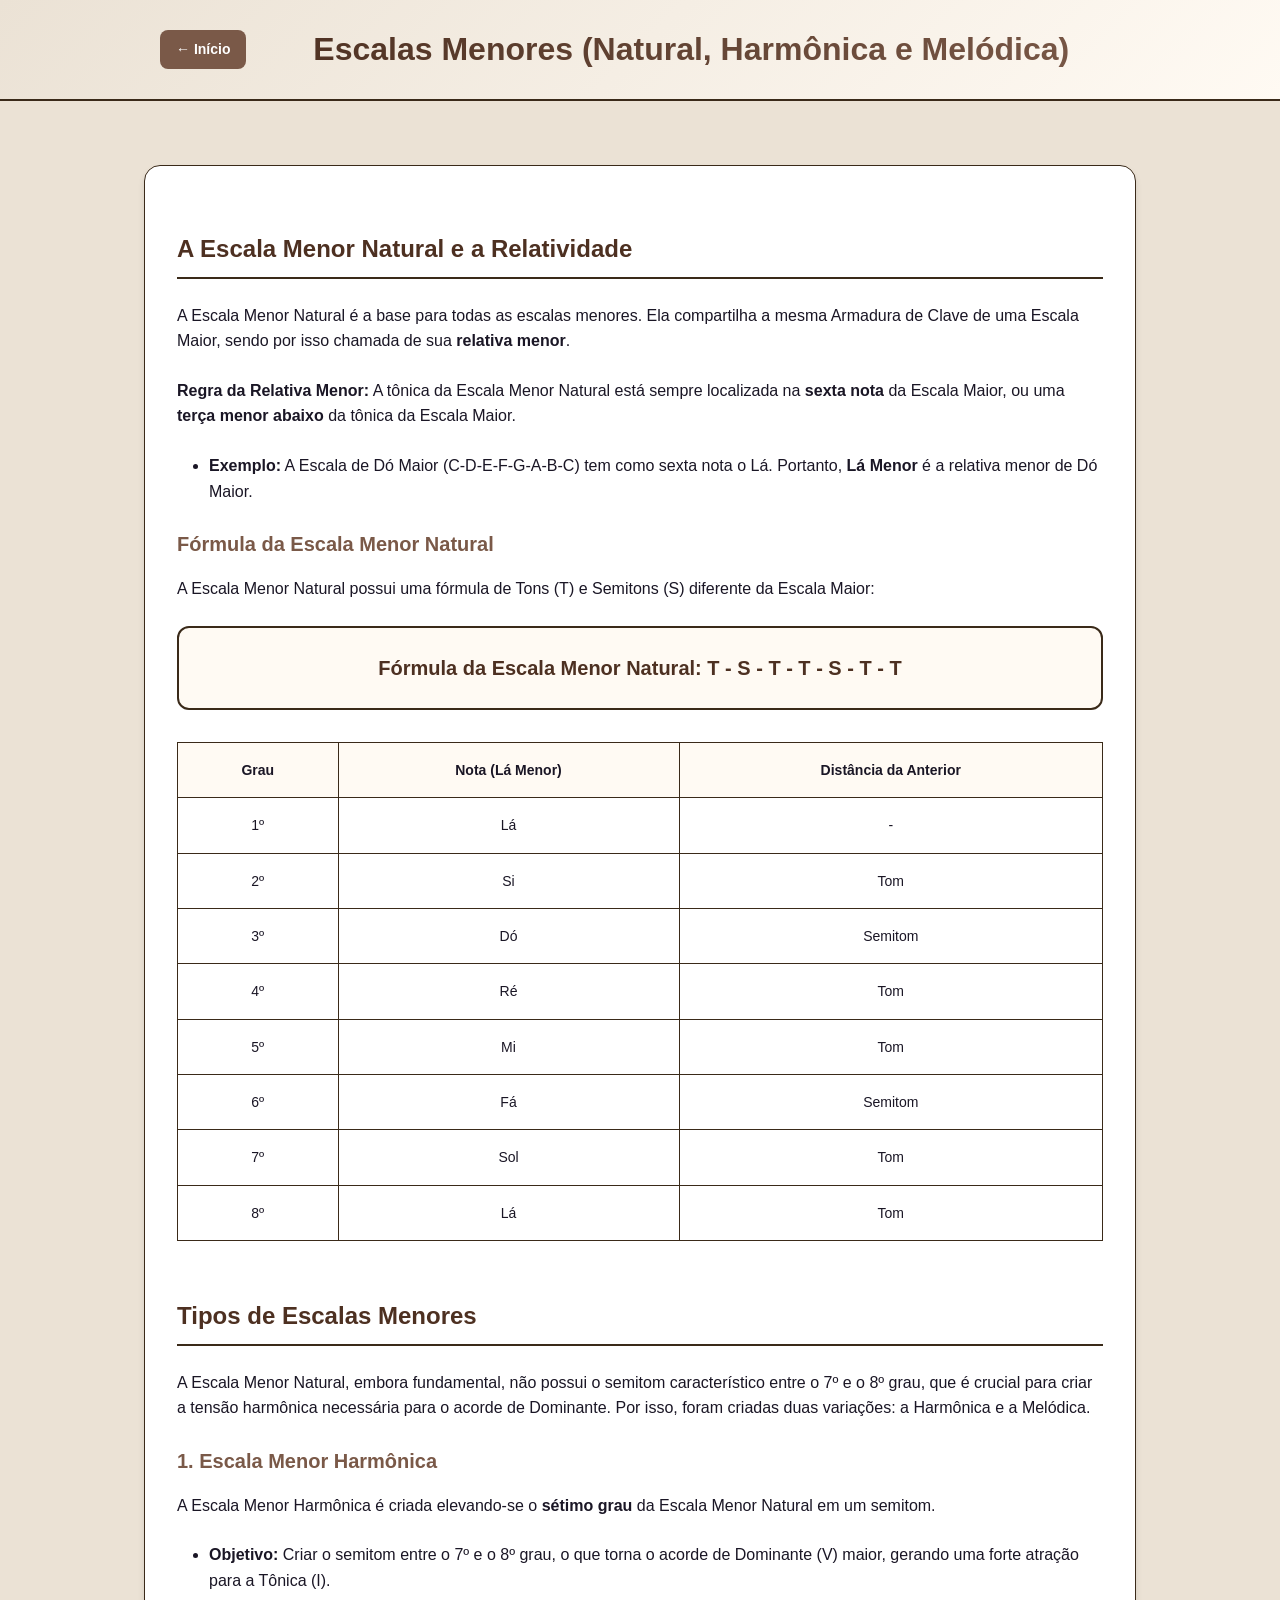
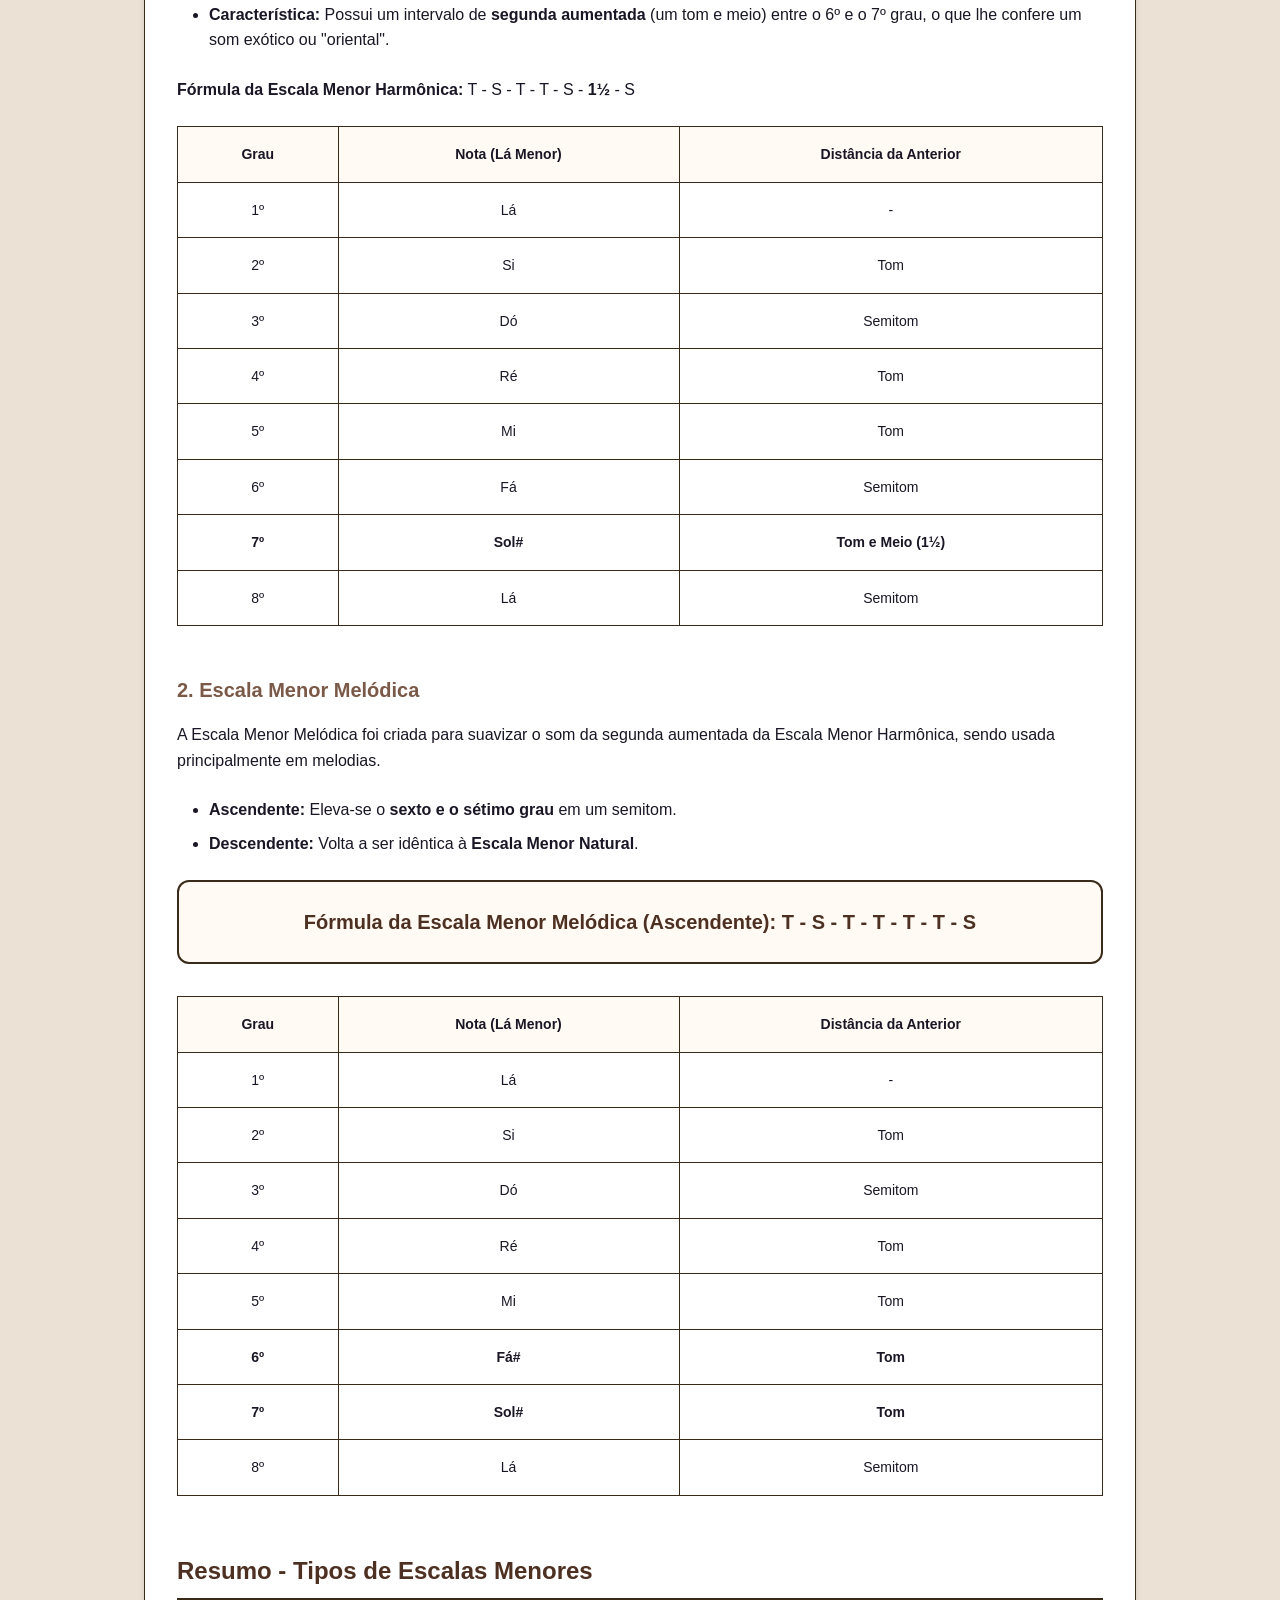
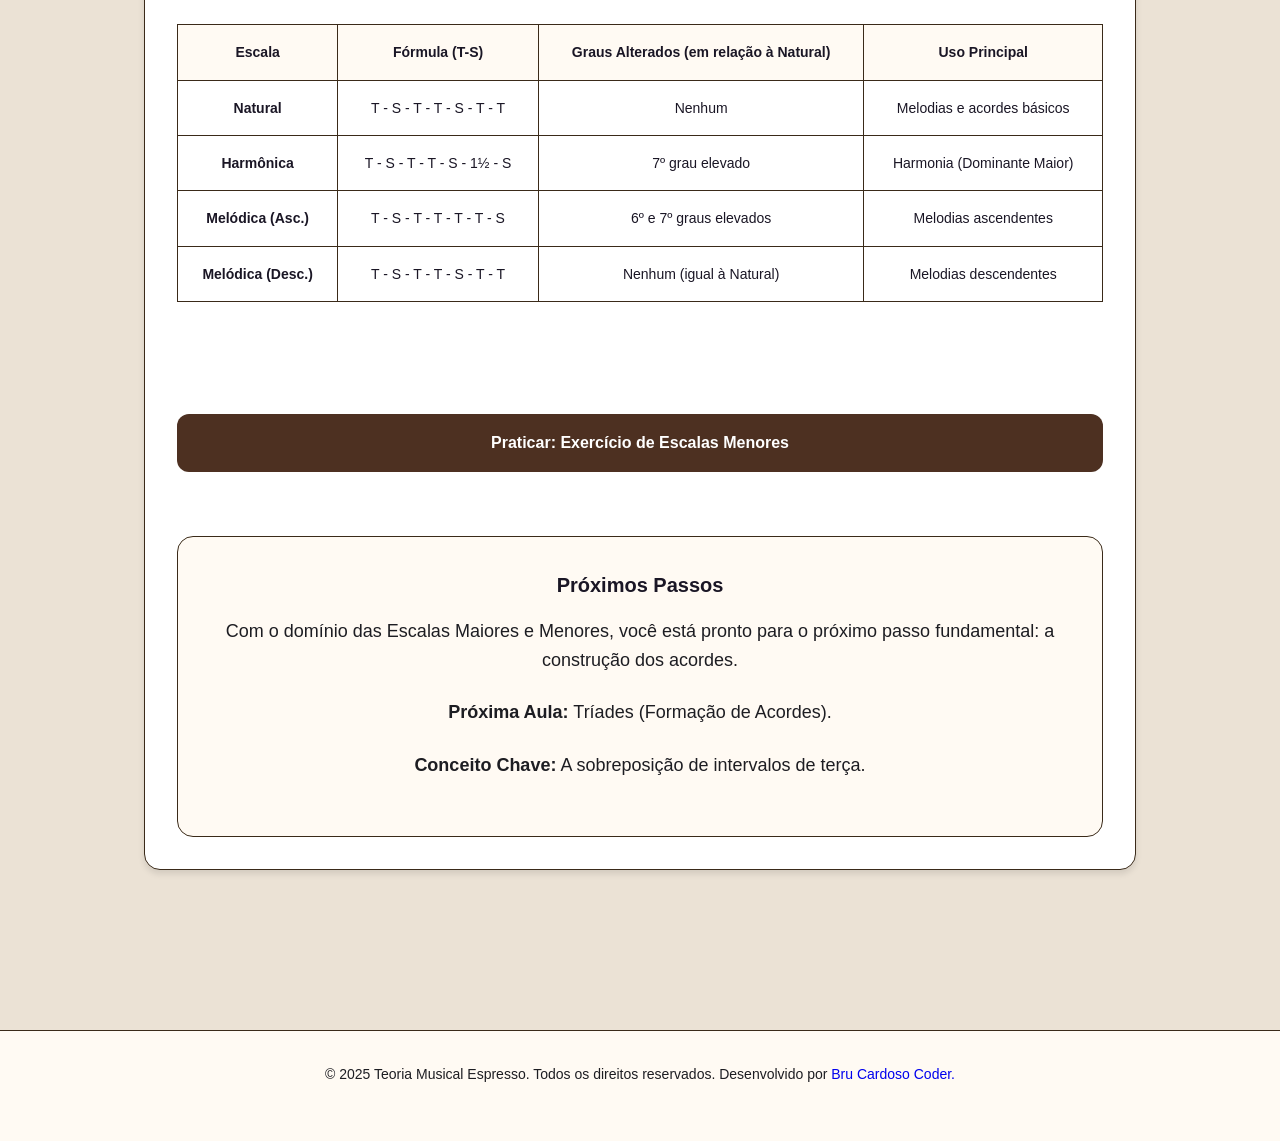
<file: escalasmenores.html>
<!DOCTYPE html>
<html lang="pt-BR">
<head>
    <meta charset="UTF-8">
    <meta name="viewport" content="width=device-width, initial-scale=1.0">
    <!-- Open Graph Meta Tags -->
    <meta property="og:url" content="https://brucardosocoder.github.io/teoria_musical_espresso">
    <meta property="og:type" content="website">
    <meta property="og:title" content="Teoria Musical">
    <meta property="og:description" content="Teoria Musical">
    <meta property="og:image" content="https://brucardosocoder.github.io/teoria_musical_espresso/teoria_musicalog.png">    
    <meta property="og:logo" content="https://brucardosocoder.github.io/teoria_musical_espresso/teoria_musicalog.png">
    <!-- Twitter Meta Tags -->
    <meta name="twitter:card" content="summary_large_image">
    <meta property="twitter:domain" content="https://brucardosocoder.github.io/teoria_musical_espresso">
    <meta property="twitter:url" content="https://brucardosocoder.github.io/teoria_musical_espresso">
    <meta name="twitter:title" content="Teoria Musical">
    <meta name="twitter:description" content="Teoria Musical">
    <meta name="twitter:image" content="https://brucardosocoder.github.io/luabrilhante/teoria_musical_espresso/teoria_musicalog.png">
    <title>Escalas Menores (Natural, Harmônica e Melódica)</title>
    <style>
        :root {
            --color-primary: #4d3021;
    --color-primary-light: #3a2a19;
    --color-secondary: #7a5948;
    --color-accent: #ebdbc3;
            --color-background: #ebe2d5;
    --color-foreground: #1a1625;
    --color-card: #ffffff;
    --color-border: #3a2a19;
    --color-muted: #fffaf3;
    --color-muted-text: #1d1d22;

            --spacing-xs: 0.25rem;
            --spacing-sm: 0.5rem;
            --spacing-md: 1rem;
            --spacing-lg: 1.5rem;
            --spacing-xl: 2rem;
            --spacing-2xl: 3rem;
            --spacing-3xl: 4rem;

            --font-family: 'Segoe UI', Tahoma, Geneva, Verdana, sans-serif;
            --font-size-sm: 0.875rem;
            --font-size-base: 1rem;
            --font-size-lg: 1.125rem;
            --font-size-xl: 1.25rem;
            --font-size-2xl: 1.5rem;
            --font-size-3xl: 2rem;
            --font-size-4xl: 2.5rem;
            --font-size-5xl: 3rem;

            --radius-sm: 0.375rem;
            --radius-md: 0.5rem;
            --radius-lg: 0.75rem;
            --radius-xl: 1rem;

            --shadow-sm: 0 1px 2px rgba(0, 0, 0, 0.05);
            --shadow-md: 0 4px 6px rgba(0, 0, 0, 0.1);
            --shadow-lg: 0 10px 15px rgba(0, 0, 0, 0.1);
            --shadow-xl: 0 20px 25px rgba(0, 0, 0, 0.15);
        }
        
        * {
            margin: 0;
            padding: 0;
            box-sizing: border-box;
        }

        a {
            text-decoration: none;
        }
        
        body {
            font-family: var(--font-family);
            background-color: var(--color-background);
            color: var(--color-foreground);
            line-height: 1.6;
            font-size: var(--font-size-base);
        }
        
        .container {
            width: 100%;
            max-width: 1024px;
            margin: 0 auto;
            padding: 0 var(--spacing-md);
        }
        
        .header {
            background: linear-gradient(135deg, var(--color-background) 0%, var(--color-muted) 100%);
            border-bottom: 2px solid var(--color-border);
            padding: var(--spacing-lg) 0;
            margin-bottom: var(--spacing-xl);
        }
        
        .header-content {
            display: flex;
            justify-content: space-between;
            align-items: center;
            flex-wrap: wrap;
            gap: var(--spacing-md);
            padding: 0 var(--spacing-md);
        }
        
        .header h1 {
            font-size: var(--font-size-3xl);
            font-weight: 700;
            text-align: center;
            background: linear-gradient(135deg, var(--color-primary) 0%, var(--color-secondary) 100%);
            -webkit-background-clip: text;
            -webkit-text-fill-color: transparent;
            background-clip: text;
            margin: 0 auto;
            flex: 1 1 auto;
            min-width: 200px;
        }
        
        .main {
            padding: var(--spacing-xl) 0;
        }
        
        .section-card {
            background-color: var(--color-card);
            border: 1px solid var(--color-border);
            border-radius: var(--radius-xl);
            padding: var(--spacing-xl);
            box-shadow: var(--shadow-md);
            margin-bottom: var(--spacing-3xl);
        }
        
        h2 {
            font-size: var(--font-size-2xl);
            font-weight: 700;
            margin-top: var(--spacing-xl);
            margin-bottom: var(--spacing-lg);
            color: var(--color-primary);
            border-bottom: 2px solid var(--color-border);
            padding-bottom: var(--spacing-sm);
        }
        
        h3 {
            font-size: var(--font-size-xl);
            font-weight: 600;
            margin-top: var(--spacing-lg);
            margin-bottom: var(--spacing-md);
            color: var(--color-secondary);
        }
        
        p {
            margin-bottom: var(--spacing-lg);
        }
        
        table {
            width: 100%;
            min-width: 500px;
            border-collapse: collapse;
            margin-bottom: var(--spacing-lg);
        }
        
        th, td {
            padding: var(--spacing-md);
            border: 1px solid var(--color-border);
            text-align: left;
        }
        
        th {
            background-color: var(--color-muted);
            font-weight: 700;
            color: var(--color-foreground);
            font-size: var(--font-size-sm);
        }
        
        td {
            background-color: var(--color-card);
            font-size: var(--font-size-sm);
        }
        
        .formula-box {
            background-color: var(--color-muted);
            padding: var(--spacing-lg);
            border-radius: var(--radius-lg);
            border: 2px solid var(--color-primary-light);
            text-align: center;
            font-size: var(--font-size-xl);
            font-weight: 700;
            margin-bottom: var(--spacing-xl);
            color: var(--color-primary);
            word-wrap: break-word;
        }
        
        .next-steps {
            background-color: var(--color-muted);
            border: 1px solid var(--color-border);
            border-radius: var(--radius-xl);
            padding: var(--spacing-xl);
            text-align: center;
            margin-top: var(--spacing-3xl);
        }
        
        .next-steps h3 {
            color: var(--color-foreground);
            margin-top: 0;
        }
        
        .next-steps p {
            font-size: var(--font-size-lg);
            color: var(--color-muted-text);
        }
        
        .highlight {
            font-weight: 700;
            color: var(--color-primary);
        }
        
        .footer {
            border-top: 1px solid var(--color-border);
            background-color: var(--color-muted);
            padding: var(--spacing-xl) 0;
            margin-top: var(--spacing-3xl);
        }
        
        .footer p {
            text-align: center;
            font-size: var(--font-size-sm);
            color: var(--color-muted-text);
        }
        
        .btn {
            display: inline-flex;
            align-items: center;
            gap: var(--spacing-sm);
            padding: var(--spacing-md) var(--spacing-xl);
            border: none;
            border-radius: var(--radius-lg);
            font-size: var(--font-size-base);
            font-weight: 600;
            cursor: pointer;
            transition: all 200ms ease-out;
            width: 100%;
            justify-content: center;
            text-decoration: none;
            background-color: var(--color-primary);
            color: white;
        }
        
        .btn:hover {
            background-color: var(--color-primary-light);
            box-shadow: var(--shadow-lg);
        }

        .back-btn {
            background-color: var(--color-secondary);
            color: white;
            padding: var(--spacing-sm) var(--spacing-md);
            border-radius: var(--radius-md);
            text-decoration: none;
            font-size: var(--font-size-sm);
            font-weight: 600;
            transition: background-color 0.2s;
            white-space: nowrap;
            flex-shrink: 0;
        }
        
        .back-btn:hover {
            background-color: var(--color-accent);
        }
    
        ol, ul {
            margin-left: var(--spacing-xl);
            margin-bottom: var(--spacing-lg);
        }

        li {
            margin-bottom: var(--spacing-sm);
        }

        .table-wrapper {
            width: 100%;
            overflow-x: auto;
            -webkit-overflow-scrolling: touch;
            margin-bottom: var(--spacing-lg);
        }

        @media (max-width: 768px) {
            :root {
                --font-size-3xl: 1.5rem;
                --font-size-2xl: 1.25rem;
                --font-size-xl: 1.125rem;
                --font-size-lg: 1rem;
                --spacing-xl: 1.5rem;
                --spacing-2xl: 2rem;
                --spacing-3xl: 2.5rem;
            }

            .container {
                padding: 0 var(--spacing-sm);
            }

            .header-content {
                flex-direction: column;
                align-items: flex-start;
                gap: var(--spacing-sm);
            }

            .header h1 {
                font-size: var(--font-size-2xl);
                text-align: left;
                width: 100%;
            }

            .section-card {
                padding: var(--spacing-lg);
            }

            table {
                min-width: 450px;
                font-size: var(--font-size-sm);
            }

            th, td {
                padding: var(--spacing-xs);
            }

            .formula-box {
                font-size: var(--font-size-base);
                padding: var(--spacing-md);
            }

            .next-steps {
                padding: var(--spacing-lg);
            }

            .next-steps p {
                font-size: var(--font-size-base);
            }
        }

        @media (max-width: 480px) {
            :root {
                --font-size-3xl: 1.25rem;
                --font-size-2xl: 1.125rem;
                --font-size-xl: 1rem;
                --font-size-lg: 0.9375rem;
                --font-size-base: 0.875rem;
                --spacing-lg: 1rem;
                --spacing-xl: 1.25rem;
                --spacing-2xl: 1.5rem;
                --spacing-3xl: 2rem;
            }

            body {
                font-size: var(--font-size-sm);
            }

            .container {
                padding: 0 var(--spacing-xs);
            }

            .header {
                padding: var(--spacing-md) 0;
                margin-bottom: var(--spacing-lg);
            }

            .header-content {
                padding: 0 var(--spacing-sm);
            }

            .header h1 {
                font-size: var(--font-size-xl);
                line-height: 1.3;
            }

            .main {
                padding: var(--spacing-lg) 0;
            }

            .section-card {
                padding: var(--spacing-md);
                border-radius: var(--radius-lg);
                margin-bottom: var(--spacing-xl);
            }

            h2 {
                font-size: var(--font-size-xl);
                margin-top: var(--spacing-lg);
                margin-bottom: var(--spacing-md);
            }

            h3 {
                font-size: var(--font-size-lg);
                margin-top: var(--spacing-md);
            }

            table {
                min-width: 100%;
                font-size: 0.75rem;
            }

            th, td {
                padding: 0.375rem 0.25rem;
            }

            th {
                font-size: 0.7rem;
            }

            td {
                font-size: 0.7rem;
            }

            .formula-box {
                font-size: var(--font-size-sm);
                padding: var(--spacing-sm);
                margin-bottom: var(--spacing-lg);
                word-wrap: break-word;
            }

            .next-steps {
                padding: var(--spacing-md);
                margin-top: var(--spacing-xl);
            }

            .next-steps h3 {
                font-size: var(--font-size-lg);
            }

            .next-steps p {
                font-size: var(--font-size-sm);
            }

            .back-btn {
                font-size: 0.75rem;
                padding: var(--spacing-xs) var(--spacing-sm);
                flex-shrink: 0;
            }

            .btn {
                padding: var(--spacing-sm) var(--spacing-md);
                font-size: var(--font-size-sm);
            }

            ol, ul {
                margin-left: var(--spacing-lg);
            }

            .footer {
                padding: var(--spacing-lg) 0;
            }

            .footer p {
                font-size: 0.75rem;
                padding: 0 var(--spacing-sm);
            }
        }

        @media (max-width: 360px) {
            .header h1 {
                font-size: 1.125rem;
            }

            table {
                font-size: 0.65rem;
            }

            th, td {
                padding: 0.25rem 0.125rem;
            }

            th, td {
                font-size: 0.65rem;
            }
        }

        @media (max-height: 500px) and (orientation: landscape) {
            .header {
                padding: var(--spacing-sm) 0;
                margin-bottom: var(--spacing-md);
            }

            .main {
                padding: var(--spacing-md) 0;
            }

            .section-card {
                margin-bottom: var(--spacing-lg);
            }
        }
    
    </style>
</head>
<body>
    <div class='header'>
        <div class='container'>
            <div class='header-content'>
            <a href="index.html" class="back-btn">← Início</a>
            <h1>Escalas Menores (Natural, Harmônica e Melódica)</h1>
        </div>
        </div>
    </div>
    <div class='main'>
        <div class='container'>
            <div class='section-card'>

<h2>A Escala Menor Natural e a Relatividade</h2>
<p>A Escala Menor Natural é a base para todas as escalas menores. Ela compartilha a mesma Armadura de Clave de uma Escala Maior, sendo por isso chamada de sua <strong>relativa menor</strong>.</p>
<p><strong>Regra da Relativa Menor:</strong> A tônica da Escala Menor Natural está sempre localizada na <strong>sexta nota</strong> da Escala Maior, ou uma <strong>terça menor abaixo</strong> da tônica da Escala Maior.</p>
<ul>
<li><strong>Exemplo:</strong> A Escala de Dó Maior (C-D-E-F-G-A-B-C) tem como sexta nota o Lá. Portanto, <strong>Lá Menor</strong> é a relativa menor de Dó Maior.</li>
</ul>
<h3>Fórmula da Escala Menor Natural</h3>
<p>A Escala Menor Natural possui uma fórmula de Tons (T) e Semitons (S) diferente da Escala Maior:</p>
<div class='formula-box'>Fórmula da Escala Menor Natural: T - S - T - T - S - T - T</div>
<div class="table-wrapper">
<table>
<thead>
<tr>
<th style="text-align: center;">Grau</th>
<th style="text-align: center;">Nota (Lá Menor)</th>
<th style="text-align: center;">Distância da Anterior</th>
</tr>
</thead>
<tbody>
<tr>
<td style="text-align: center;">1º</td>
<td style="text-align: center;">Lá</td>
<td style="text-align: center;">-</td>
</tr>
<tr>
<td style="text-align: center;">2º</td>
<td style="text-align: center;">Si</td>
<td style="text-align: center;">Tom</td>
</tr>
<tr>
<td style="text-align: center;">3º</td>
<td style="text-align: center;">Dó</td>
<td style="text-align: center;">Semitom</td>
</tr>
<tr>
<td style="text-align: center;">4º</td>
<td style="text-align: center;">Ré</td>
<td style="text-align: center;">Tom</td>
</tr>
<tr>
<td style="text-align: center;">5º</td>
<td style="text-align: center;">Mi</td>
<td style="text-align: center;">Tom</td>
</tr>
<tr>
<td style="text-align: center;">6º</td>
<td style="text-align: center;">Fá</td>
<td style="text-align: center;">Semitom</td>
</tr>
<tr>
<td style="text-align: center;">7º</td>
<td style="text-align: center;">Sol</td>
<td style="text-align: center;">Tom</td>
</tr>
<tr>
<td style="text-align: center;">8º</td>
<td style="text-align: center;">Lá</td>
<td style="text-align: center;">Tom</td>
</tr>
</tbody>
</table>
</div>
<h2>Tipos de Escalas Menores</h2>
<p>A Escala Menor Natural, embora fundamental, não possui o semitom característico entre o 7º e o 8º grau, que é crucial para criar a tensão harmônica necessária para o acorde de Dominante. Por isso, foram criadas duas variações: a Harmônica e a Melódica.</p>
<h3>1. Escala Menor Harmônica</h3>
<p>A Escala Menor Harmônica é criada elevando-se o <strong>sétimo grau</strong> da Escala Menor Natural em um semitom.</p>
<ul>
<li><strong>Objetivo:</strong> Criar o semitom entre o 7º e o 8º grau, o que torna o acorde de Dominante (V) maior, gerando uma forte atração para a Tônica (I).</li>
<li><strong>Característica:</strong> Possui um intervalo de <strong>segunda aumentada</strong> (um tom e meio) entre o 6º e o 7º grau, o que lhe confere um som exótico ou "oriental".</li>
</ul>
<p><strong>Fórmula da Escala Menor Harmônica:</strong> T - S - T - T - S - <strong>1½</strong> - S</p>
<div class="table-wrapper">
<table>
<thead>
<tr>
<th style="text-align: center;">Grau</th>
<th style="text-align: center;">Nota (Lá Menor)</th>
<th style="text-align: center;">Distância da Anterior</th>
</tr>
</thead>
<tbody>
<tr>
<td style="text-align: center;">1º</td>
<td style="text-align: center;">Lá</td>
<td style="text-align: center;">-</td>
</tr>
<tr>
<td style="text-align: center;">2º</td>
<td style="text-align: center;">Si</td>
<td style="text-align: center;">Tom</td>
</tr>
<tr>
<td style="text-align: center;">3º</td>
<td style="text-align: center;">Dó</td>
<td style="text-align: center;">Semitom</td>
</tr>
<tr>
<td style="text-align: center;">4º</td>
<td style="text-align: center;">Ré</td>
<td style="text-align: center;">Tom</td>
</tr>
<tr>
<td style="text-align: center;">5º</td>
<td style="text-align: center;">Mi</td>
<td style="text-align: center;">Tom</td>
</tr>
<tr>
<td style="text-align: center;">6º</td>
<td style="text-align: center;">Fá</td>
<td style="text-align: center;">Semitom</td>
</tr>
<tr>
<td style="text-align: center;"><strong>7º</strong></td>
<td style="text-align: center;"><strong>Sol#</strong></td>
<td style="text-align: center;"><strong>Tom e Meio (1½)</strong></td>
</tr>
<tr>
<td style="text-align: center;">8º</td>
<td style="text-align: center;">Lá</td>
<td style="text-align: center;">Semitom</td>
</tr>
</tbody>
</table>
</div>
<h3>2. Escala Menor Melódica</h3>
<p>A Escala Menor Melódica foi criada para suavizar o som da segunda aumentada da Escala Menor Harmônica, sendo usada principalmente em melodias.</p>
<ul>
<li><strong>Ascendente:</strong> Eleva-se o <strong>sexto e o sétimo grau</strong> em um semitom.</li>
<li><strong>Descendente:</strong> Volta a ser idêntica à <strong>Escala Menor Natural</strong>.</li>
</ul>
<div class='formula-box'>Fórmula da Escala Menor Melódica (Ascendente): T - S - T - T - T - T - S</div>
<div class="table-wrapper">
<table>
<thead>
<tr>
<th style="text-align: center;">Grau</th>
<th style="text-align: center;">Nota (Lá Menor)</th>
<th style="text-align: center;">Distância da Anterior</th>
</tr>
</thead>
<tbody>
<tr>
<td style="text-align: center;">1º</td>
<td style="text-align: center;">Lá</td>
<td style="text-align: center;">-</td>
</tr>
<tr>
<td style="text-align: center;">2º</td>
<td style="text-align: center;">Si</td>
<td style="text-align: center;">Tom</td>
</tr>
<tr>
<td style="text-align: center;">3º</td>
<td style="text-align: center;">Dó</td>
<td style="text-align: center;">Semitom</td>
</tr>
<tr>
<td style="text-align: center;">4º</td>
<td style="text-align: center;">Ré</td>
<td style="text-align: center;">Tom</td>
</tr>
<tr>
<td style="text-align: center;">5º</td>
<td style="text-align: center;">Mi</td>
<td style="text-align: center;">Tom</td>
</tr>
<tr>
<td style="text-align: center;"><strong>6º</strong></td>
<td style="text-align: center;"><strong>Fá#</strong></td>
<td style="text-align: center;"><strong>Tom</strong></td>
</tr>
<tr>
<td style="text-align: center;"><strong>7º</strong></td>
<td style="text-align: center;"><strong>Sol#</strong></td>
<td style="text-align: center;"><strong>Tom</strong></td>
</tr>
<tr>
<td style="text-align: center;">8º</td>
<td style="text-align: center;">Lá</td>
<td style="text-align: center;">Semitom</td>
</tr>
</tbody>
</table>
</div>
<h2>Resumo - Tipos de Escalas Menores</h2>
<div class="table-wrapper">
<table>
<thead>
<tr>
<th style="text-align: center;">Escala</th>
<th style="text-align: center;">Fórmula (T-S)</th>
<th style="text-align: center;">Graus Alterados (em relação à Natural)</th>
<th style="text-align: center;">Uso Principal</th>
</tr>
</thead>
<tbody>
<tr>
<td style="text-align: center;"><strong>Natural</strong></td>
<td style="text-align: center;">T - S - T - T - S - T - T</td>
<td style="text-align: center;">Nenhum</td>
<td style="text-align: center;">Melodias e acordes básicos</td>
</tr>
<tr>
<td style="text-align: center;"><strong>Harmônica</strong></td>
<td style="text-align: center;">T - S - T - T - S - 1½ - S</td>
<td style="text-align: center;">7º grau elevado</td>
<td style="text-align: center;">Harmonia (Dominante Maior)</td>
</tr>
<tr>
<td style="text-align: center;"><strong>Melódica (Asc.)</strong></td>
<td style="text-align: center;">T - S - T - T - T - T - S</td>
<td style="text-align: center;">6º e 7º graus elevados</td>
<td style="text-align: center;">Melodias ascendentes</td>
</tr>
<tr>
<td style="text-align: center;"><strong>Melódica (Desc.)</strong></td>
<td style="text-align: center;">T - S - T - T - S - T - T</td>
<td style="text-align: center;">Nenhum (igual à Natural)</td>
<td style="text-align: center;">Melodias descendentes</td>
</tr>
</tbody>
</table>
</div>

    <a href="exercicio_escalas_menores.html" class="btn" style="margin-top: var(--spacing-3xl);">Praticar: Exercício de Escalas Menores</a>

    <div class='next-steps'>
        <h3>Próximos Passos</h3>
        <p>Com o domínio das Escalas Maiores e Menores, você está pronto para o próximo passo fundamental: a construção dos acordes.</p>
        <p><strong>Próxima Aula:</strong> Tríades (Formação de Acordes).</p>
        <p><strong>Conceito Chave:</strong> A sobreposição de intervalos de terça.</p>
    </div>
    
            </div>
        </div>
    </div>
    <div class='footer'>
        <div class='container'>
            <p>&copy; 2025 Teoria Musical Espresso. Todos os direitos reservados. Desenvolvido por <a href="https://wa.me/5521989978029" target="_blank" class="underline">Bru Cardoso Coder.</a></p>
        </div>
    </div>
</body>
</html>
</file>
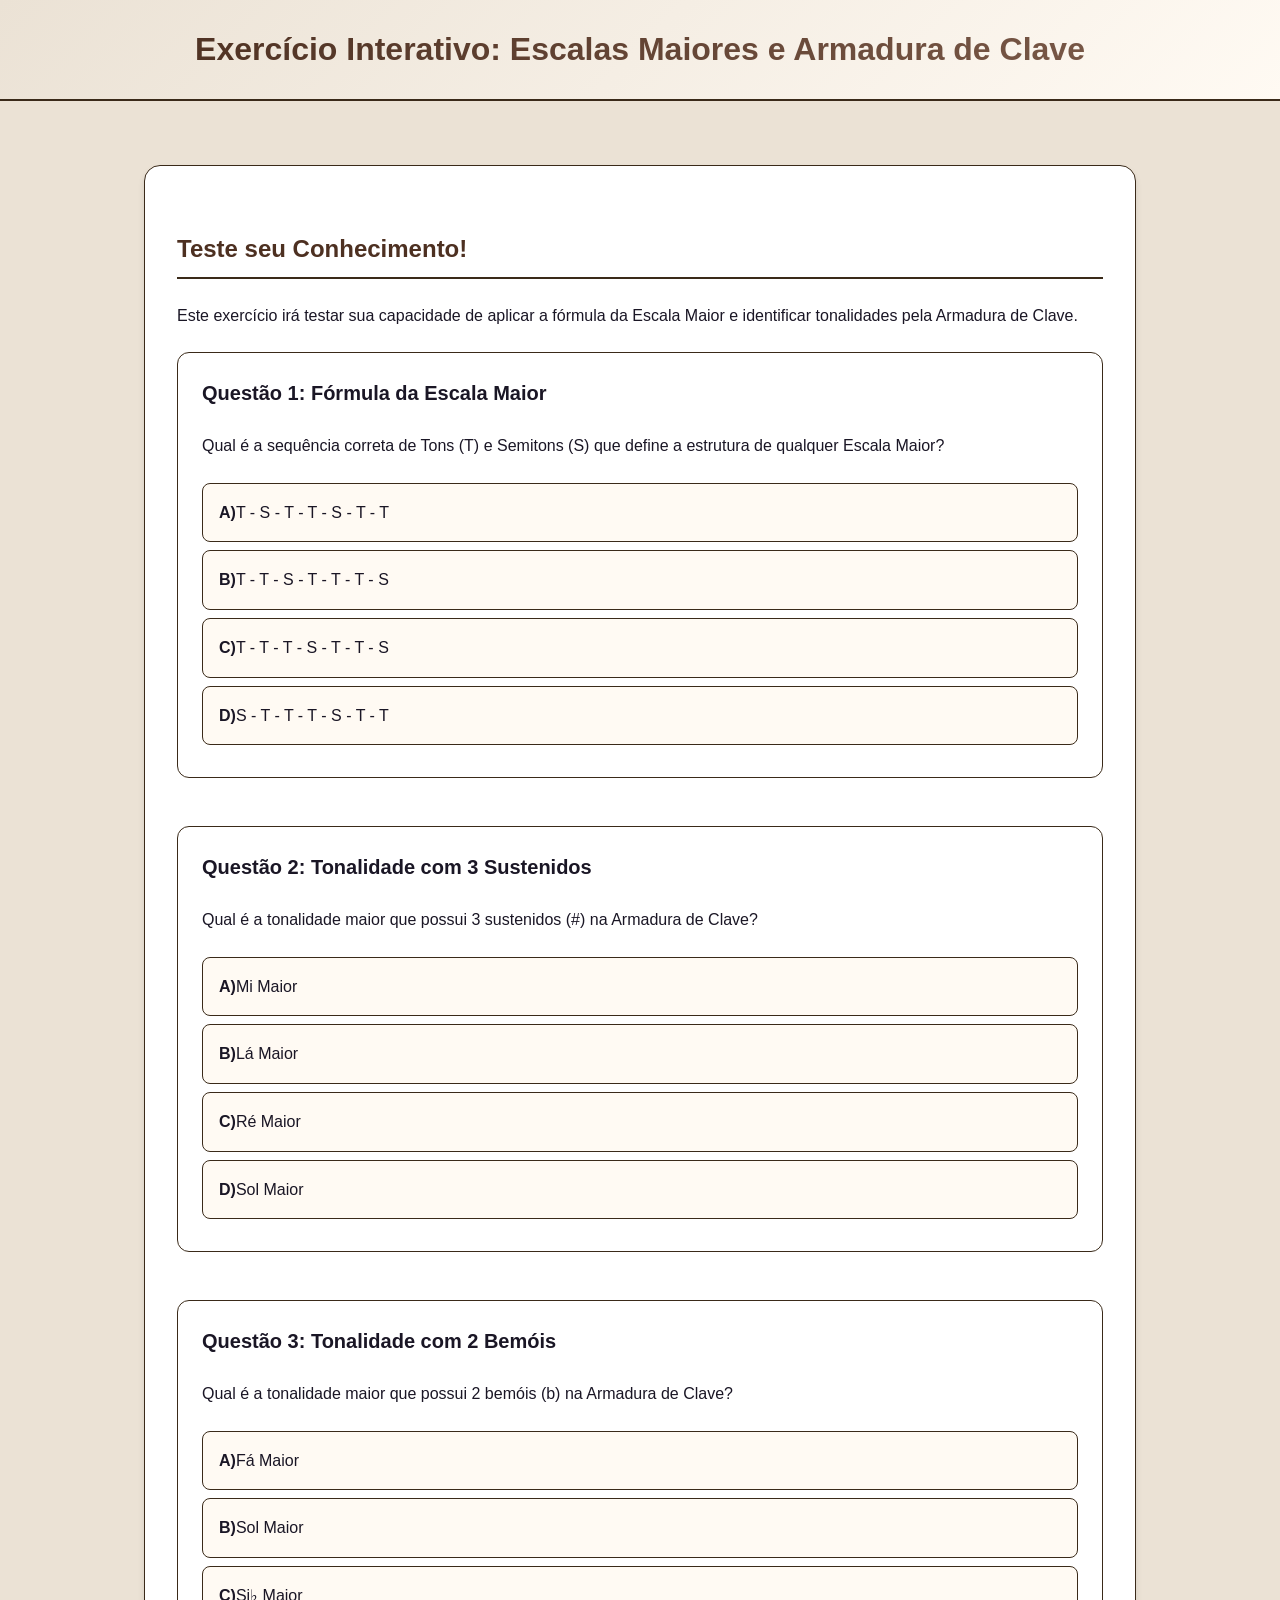
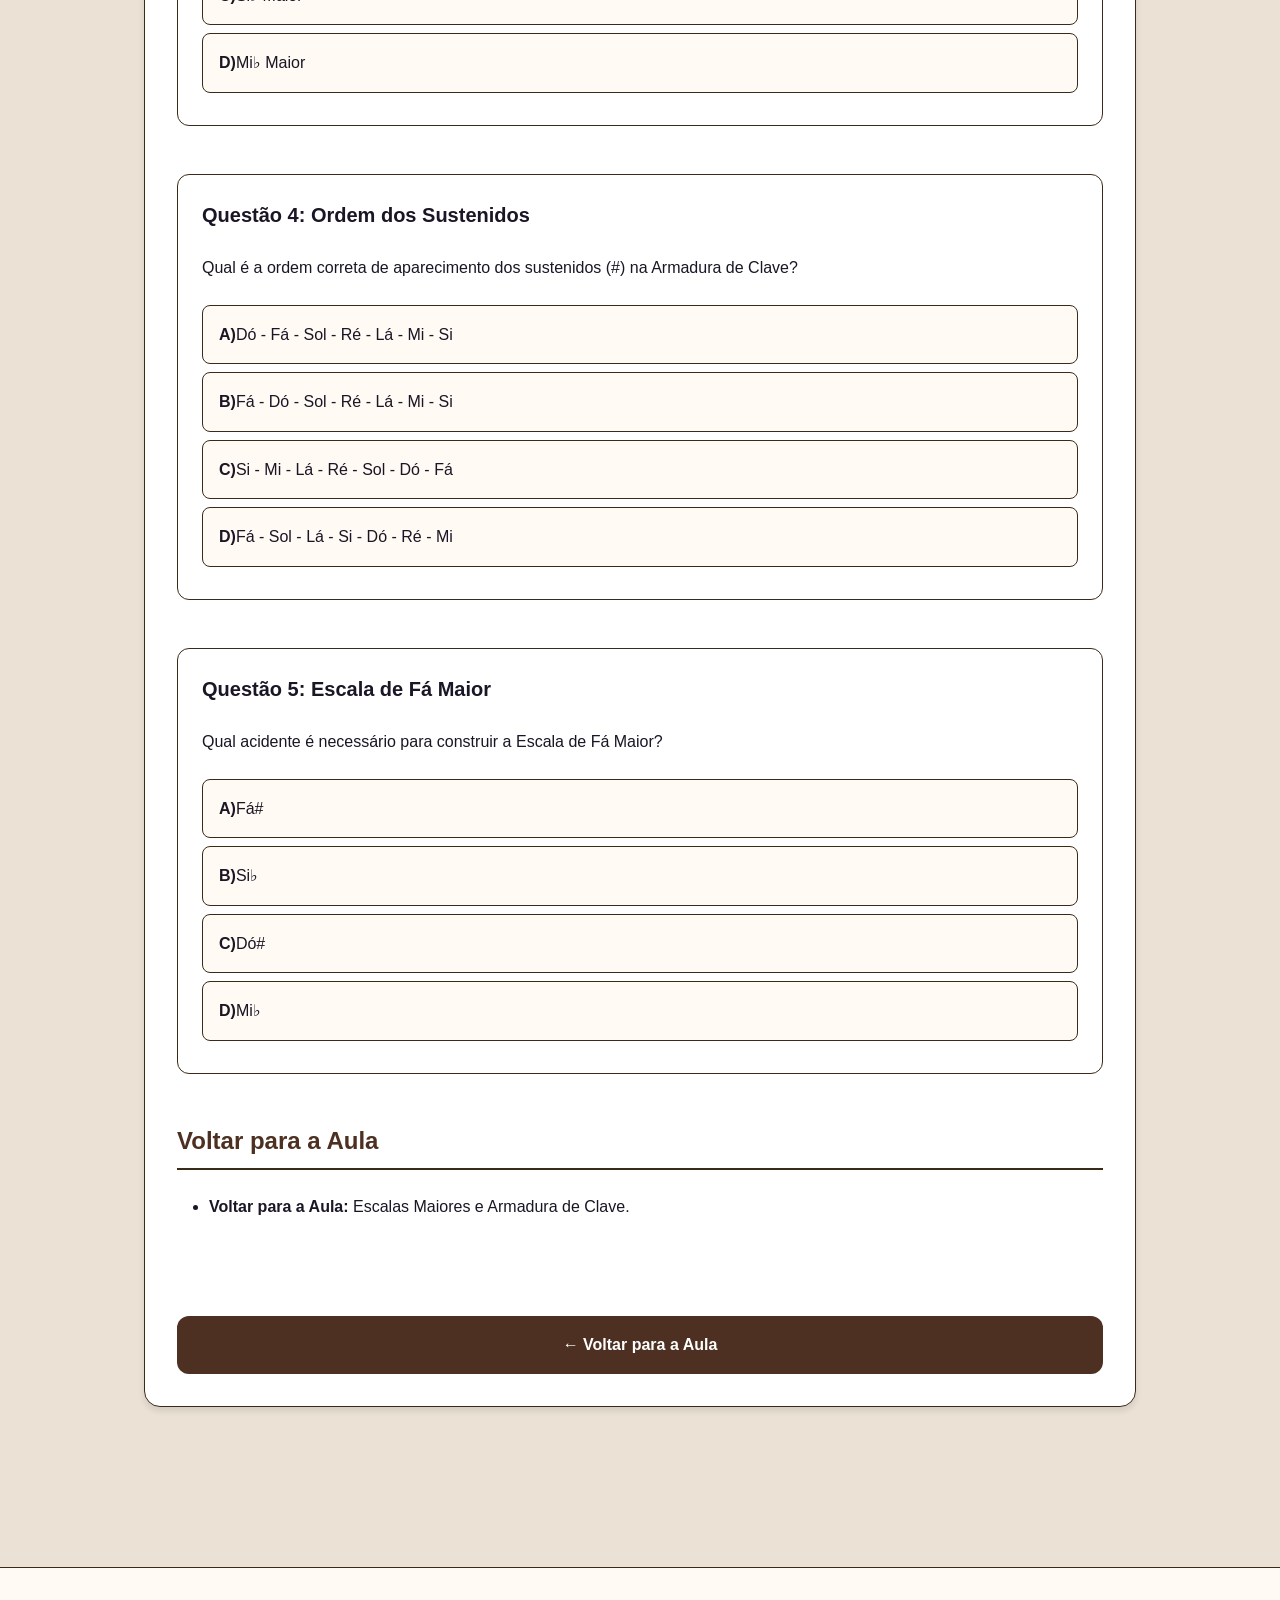
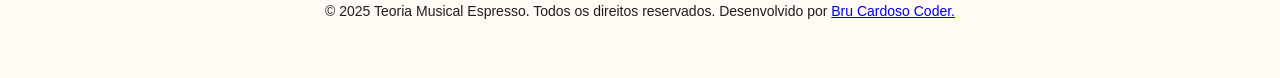
<file: exercicio_escalas.html>
<!DOCTYPE html>
<html lang="pt-BR">
<head>
    <meta charset="UTF-8">
    <meta name="viewport" content="width=device-width, initial-scale=1.0">
    <!-- Open Graph Meta Tags -->
    <meta property="og:url" content="https://brucardosocoder.github.io/teoria_musical_espresso">
    <meta property="og:type" content="website">
    <meta property="og:title" content="Teoria Musical">
    <meta property="og:description" content="Teoria Musical">
    <meta property="og:image" content="https://brucardosocoder.github.io/teoria_musical_espresso/teoria_musicalog.png">    
    <meta property="og:logo" content="https://brucardosocoder.github.io/teoria_musical_espresso/teoria_musicalog.png">
    <!-- Twitter Meta Tags -->
    <meta name="twitter:card" content="summary_large_image">
    <meta property="twitter:domain" content="https://brucardosocoder.github.io/teoria_musical_espresso">
    <meta property="twitter:url" content="https://brucardosocoder.github.io/teoria_musical_espresso">
    <meta name="twitter:title" content="Teoria Musical">
    <meta name="twitter:description" content="Teoria Musical">
    <meta name="twitter:image" content="https://brucardosocoder.github.io/luabrilhante/teoria_musical_espresso/teoria_musicalog.png">
    <title>Exercício Interativo: Escalas Maiores e Armadura de Clave | Teoria Musical Espresso Espresso</title>
    <style>
        :root {
            --color-primary: #4d3021;
    --color-primary-light: #3a2a19;
    --color-secondary: #7a5948;
    --color-accent: #ebdbc3;
            --color-background: #ebe2d5;
    --color-foreground: #1a1625;
    --color-card: #ffffff;
    --color-border: #3a2a19;
    --color-muted: #fffaf3;
    --color-muted-text: #1d1d22;
   
            --spacing-xs: 0.25rem;
            --spacing-sm: 0.5rem;
            --spacing-md: 1rem;
            --spacing-lg: 1.5rem;
            --spacing-xl: 2rem;
            --spacing-2xl: 3rem;
            --spacing-3xl: 4rem;

            --font-family: 'Segoe UI', Tahoma, Geneva, Verdana, sans-serif;
            --font-size-sm: 0.875rem;
            --font-size-base: 1rem;
            --font-size-lg: 1.125rem;
            --font-size-xl: 1.25rem;
            --font-size-2xl: 1.5rem;
            --font-size-3xl: 2rem;
            --font-size-4xl: 2.5rem;
            --font-size-5xl: 3rem;
  
            --radius-sm: 0.375rem;
            --radius-md: 0.5rem;
            --radius-lg: 0.75rem;
            --radius-xl: 1rem;

            --shadow-sm: 0 1px 2px rgba(0, 0, 0, 0.05);
            --shadow-md: 0 4px 6px rgba(0, 0, 0, 0.1);
            --shadow-lg: 0 10px 15px rgba(0, 0, 0, 0.1);
            --shadow-xl: 0 20px 25px rgba(0, 0, 0, 0.15);
        }
        
        * {
            margin: 0;
            padding: 0;
            box-sizing: border-box;
        }
        
        body {
            font-family: var(--font-family);
            background-color: var(--color-background);
            color: var(--color-foreground);
            line-height: 1.6;
            font-size: var(--font-size-base);
        }
        
        .container {
            width: 100%;
            max-width: 1024px;
            margin: 0 auto;
            padding: 0 var(--spacing-md);
        }
        
        .header {
            background: linear-gradient(135deg, var(--color-background) 0%, var(--color-muted) 100%);
            border-bottom: 2px solid var(--color-border);
            padding: var(--spacing-lg) 0;
            margin-bottom: var(--spacing-xl);
        }
        
        .header h1 {
            font-size: var(--font-size-3xl);
            font-weight: 700;
            text-align: center;
            background: linear-gradient(135deg, var(--color-primary) 0%, var(--color-secondary) 100%);
            -webkit-background-clip: text;
            -webkit-text-fill-color: transparent;
            background-clip: text;
        }
        
        .main {
            padding: var(--spacing-xl) 0;
        }
        
        .section-card {
            background-color: var(--color-card);
            border: 1px solid var(--color-border);
            border-radius: var(--radius-xl);
            padding: var(--spacing-xl);
            box-shadow: var(--shadow-md);
            margin-bottom: var(--spacing-3xl);
        }
        
        h2 {
            font-size: var(--font-size-2xl);
            font-weight: 700;
            margin-top: var(--spacing-xl);
            margin-bottom: var(--spacing-lg);
            color: var(--color-primary);
            border-bottom: 2px solid var(--color-border);
            padding-bottom: var(--spacing-sm);
        }
        
        h3 {
            font-size: var(--font-size-xl);
            font-weight: 600;
            margin-top: var(--spacing-lg);
            margin-bottom: var(--spacing-md);
            color: var(--color-secondary);
        }
        
        p {
            margin-bottom: var(--spacing-lg);
        }
        
        .btn {
            display: inline-flex;
            align-items: center;
            gap: var(--spacing-sm);
            padding: var(--spacing-md) var(--spacing-xl);
            border: none;
            border-radius: var(--radius-lg);
            font-size: var(--font-size-base);
            font-weight: 600;
            cursor: pointer;
            transition: all 200ms ease-out;
            width: 100%;
            justify-content: center;
            text-decoration: none;
            background-color: var(--color-primary);
            color: white;
            margin-top: var(--spacing-xl);
        }
        
        .btn:hover {
            background-color: var(--color-primary-light);
            box-shadow: var(--shadow-lg);
        }
        
        .footer {
            border-top: 1px solid var(--color-border);
            background-color: var(--color-muted);
            padding: var(--spacing-xl) 0;
            margin-top: var(--spacing-3xl);
        }
        
        .footer p {
            text-align: center;
            font-size: var(--font-size-sm);
            color: var(--color-muted-text);
        }
        
        .question-block {
            margin-bottom: var(--spacing-2xl);
            padding: var(--spacing-lg);
            border: 1px solid var(--color-border);
            border-radius: var(--radius-lg);
        }
        
        .question-block h3 {
            margin-top: 0;
            margin-bottom: var(--spacing-lg);
            color: var(--color-foreground);
        }
        
        .option {
            display: flex;
            align-items: center;
            padding: var(--spacing-md);
            margin-bottom: var(--spacing-sm);
            border: 1px solid var(--color-border);
            border-radius: var(--radius-md);
            cursor: pointer;
            transition: background-color 0.2s, border-color 0.2s;
            background-color: var(--color-muted);
        }
        
        .option:hover:not(.disabled) {
            background-color: #e0f2f1;
        }
        
        .option.correct {
            background-color: #d1fae5 !important;
            border-color: #10b981 !important;
            color: #065f46;
            font-weight: 600;
        }
        
        .option.incorrect {
            background-color: #fee2e2 !important;
            border-color: #ef4444 !important;
            color: #991b1b;
            font-weight: 600;
        }
        
        .option.disabled {
            pointer-events: none;
            cursor: default;
        }
        
        .feedback {
            margin-left: auto;
            font-weight: 700;
            padding-left: var(--spacing-md);
            flex-shrink: 0;
        }
        
        .feedback.correct-text {
            color: #10b981;
        }
        
        .feedback.incorrect-text {
            color: #ef4444;
        }
        
        .back-to-lesson {
            margin-top: var(--spacing-3xl);
        }
    
        ol, ul {
            margin-left: var(--spacing-xl);
            margin-bottom: var(--spacing-lg);
        }

        li {
            margin-bottom: var(--spacing-sm);
        }

        .table-wrapper {
            width: 100%;
            overflow-x: auto;
            -webkit-overflow-scrolling: touch;
            margin-bottom: var(--spacing-lg);
        }

        @media (max-width: 768px) {
            :root {
                --font-size-3xl: 1.5rem;
                --font-size-2xl: 1.25rem;
                --font-size-xl: 1.125rem;
                --font-size-lg: 1rem;
                --spacing-xl: 1.5rem;
                --spacing-2xl: 2rem;
                --spacing-3xl: 2.5rem;
            }

            .container {
                padding: 0 var(--spacing-sm);
            }

            .header-content {
                flex-direction: column;
                align-items: flex-start;
                gap: var(--spacing-sm);
            }

            .header h1 {
                font-size: var(--font-size-2xl);
                text-align: left;
                width: 100%;
            }

            .section-card {
                padding: var(--spacing-lg);
            }

            table {
                min-width: 450px;
                font-size: var(--font-size-sm);
            }

            th, td {
                padding: var(--spacing-xs);
            }

            .formula-box {
                font-size: var(--font-size-base);
                padding: var(--spacing-md);
            }

            .next-steps {
                padding: var(--spacing-lg);
            }

            .next-steps p {
                font-size: var(--font-size-base);
            }
        }

        @media (max-width: 480px) {
            :root {
                --font-size-3xl: 1.25rem;
                --font-size-2xl: 1.125rem;
                --font-size-xl: 1rem;
                --font-size-lg: 0.9375rem;
                --font-size-base: 0.875rem;
                --spacing-lg: 1rem;
                --spacing-xl: 1.25rem;
                --spacing-2xl: 1.5rem;
                --spacing-3xl: 2rem;
            }

            body {
                font-size: var(--font-size-sm);
            }

            .container {
                padding: 0 var(--spacing-xs);
            }

            .header {
                padding: var(--spacing-md) 0;
                margin-bottom: var(--spacing-lg);
            }

            .header-content {
                padding: 0 var(--spacing-sm);
            }

            .header h1 {
                font-size: var(--font-size-xl);
                line-height: 1.3;
            }

            .main {
                padding: var(--spacing-lg) 0;
            }

            .section-card {
                padding: var(--spacing-md);
                border-radius: var(--radius-lg);
                margin-bottom: var(--spacing-xl);
            }

            h2 {
                font-size: var(--font-size-xl);
                margin-top: var(--spacing-lg);
                margin-bottom: var(--spacing-md);
            }

            h3 {
                font-size: var(--font-size-lg);
                margin-top: var(--spacing-md);
            }

            table {
                min-width: 100%;
                font-size: 0.75rem;
            }

            th, td {
                padding: 0.375rem 0.25rem;
            }

            th {
                font-size: 0.7rem;
            }

            td {
                font-size: 0.7rem;
            }

            .formula-box {
                font-size: var(--font-size-sm);
                padding: var(--spacing-sm);
                margin-bottom: var(--spacing-lg);
                word-wrap: break-word;
            }

            .next-steps {
                padding: var(--spacing-md);
                margin-top: var(--spacing-xl);
            }

            .next-steps h3 {
                font-size: var(--font-size-lg);
            }

            .next-steps p {
                font-size: var(--font-size-sm);
            }

            .back-btn {
                font-size: 0.75rem;
                padding: var(--spacing-xs) var(--spacing-sm);
                flex-shrink: 0;
            }

            .btn {
                padding: var(--spacing-sm) var(--spacing-md);
                font-size: var(--font-size-sm);
            }

            ol, ul {
                margin-left: var(--spacing-lg);
            }

            .footer {
                padding: var(--spacing-lg) 0;
            }

            .footer p {
                font-size: 0.75rem;
                padding: 0 var(--spacing-sm);
            }
        }

        @media (max-width: 360px) {
            .header h1 {
                font-size: 1.125rem;
            }

            table {
                font-size: 0.65rem;
            }

            th, td {
                padding: 0.25rem 0.125rem;
            }

            th, td {
                font-size: 0.65rem;
            }
        }

        @media (max-height: 500px) and (orientation: landscape) {
            .header {
                padding: var(--spacing-sm) 0;
                margin-bottom: var(--spacing-md);
            }

            .main {
                padding: var(--spacing-md) 0;
            }

            .section-card {
                margin-bottom: var(--spacing-lg);
            }
        }
    
    </style>
</head>
<body>
    <div class='header'>
        <div class='container'>
            <h1>Exercício Interativo: Escalas Maiores e Armadura de Clave</h1>
        </div>
    </div>
    <div class='main'>
        <div class='container'>
            <div class='section-card'>

<h2>Teste seu Conhecimento!</h2>
<p>Este exercício irá testar sua capacidade de aplicar a fórmula da Escala Maior e identificar tonalidades pela Armadura de Clave.</p>
<h3>Questão 1: Fórmula da Escala Maior</h3>
<p>Qual é a sequência correta de Tons (T) e Semitons (S) que define a estrutura de qualquer Escala Maior?</p>
<ul>
<li> T - S - T - T - S - T - T</li>
<li> T - T - S - T - T - T - S (Correta)</li>
<li> T - T - T - S - T - T - S</li>
<li> S - T - T - T - S - T - T</li>
</ul>
<h3>Questão 2: Tonalidade com 3 Sustenidos</h3>
<p>Qual é a tonalidade maior que possui 3 sustenidos (#) na Armadura de Clave?</p>
<ul>
<li> Mi Maior</li>
<li> Lá Maior (Correta)</li>
<li> Ré Maior</li>
<li> Sol Maior</li>
</ul>
<h3>Questão 3: Tonalidade com 2 Bemóis</h3>
<p>Qual é a tonalidade maior que possui 2 bemóis (b) na Armadura de Clave?</p>
<ul>
<li> Fá Maior</li>
<li> Sol Maior</li>
<li> Si♭ Maior (Correta)</li>
<li> Mi♭ Maior</li>
</ul>
<h3>Questão 4: Ordem dos Sustenidos</h3>
<p>Qual é a ordem correta de aparecimento dos sustenidos (#) na Armadura de Clave?</p>
<ul>
<li> Dó - Fá - Sol - Ré - Lá - Mi - Si</li>
<li> Fá - Dó - Sol - Ré - Lá - Mi - Si (Correta)</li>
<li> Si - Mi - Lá - Ré - Sol - Dó - Fá</li>
<li> Fá - Sol - Lá - Si - Dó - Ré - Mi</li>
</ul>
<h3>Questão 5: Escala de Fá Maior</h3>
<p>Qual acidente é necessário para construir a Escala de Fá Maior?</p>
<ul>
<li> Fá#</li>
<li> Si♭ (Correta)</li>
<li> Dó#</li>
<li> Mi♭</li>
</ul>
<h2>Voltar para a Aula</h2>
<ul>
<li><strong>Voltar para a Aula:</strong> Escalas Maiores e Armadura de Clave.</li>
</ul>
            </div>
        </div>
    </div>
    <div class='footer'>
        <div class='container'>
            <p>&copy; 2025 Teoria Musical Espresso. Todos os direitos reservados. Desenvolvido por <a href="https://wa.me/5521989978029" target="_blank" class="underline">Bru Cardoso Coder.</a></p>
        </div>
    </div>
    <script>
        const correctAnswers = {
            'q1': 'B',
            'q2': 'B',
            'q3': 'C',
            'q4': 'B',
            'q5': 'B'
        };

        function checkAnswer(questionId, selectedOption) {
            const questionBlock = document.getElementById(questionId);
            const options = questionBlock.querySelectorAll('.option');
            const correctAnswer = correctAnswers[questionId];

            options.forEach(option => {
                option.classList.add('disabled');
                option.onclick = null;
            });

            const selectedElement = questionBlock.querySelector(`[data-option='${selectedOption}']`);
            const feedbackElement = document.createElement('span');
            feedbackElement.classList.add('feedback');

            if (selectedOption === correctAnswer) {
                selectedElement.classList.add('correct');
                feedbackElement.textContent = 'Resposta correta!';
                feedbackElement.classList.add('correct-text');
                selectedElement.appendChild(feedbackElement);
            } else {
                selectedElement.classList.add('incorrect');
                feedbackElement.textContent = 'Resposta incorreta!';
                feedbackElement.classList.add('incorrect-text');
                selectedElement.appendChild(feedbackElement);

                const correctElement = questionBlock.querySelector(`[data-option='${correctAnswer}']`);
                correctElement.classList.add('correct');

                const correctFeedbackElement = document.createElement('span');
                correctFeedbackElement.classList.add('feedback', 'correct-text');
                correctFeedbackElement.textContent = 'Resposta correta!';
                correctElement.appendChild(correctFeedbackElement);
            }
        }

        function setupQuestions() {
            const contentDiv = document.querySelector('.section-card');
            let html = contentDiv.innerHTML;

            html = html.replace(/<h1>.*?<\/h1>/, '');

            const questionRegex = /<h3>(Questão \d+:\s*.*?)\s*<\/h3>\s*<p>(.*?)<\/p>\s*<ul>(.*?)<\/ul>/gs;
            
            let questionCount = 0;
            
            const newHtml = html.replace(questionRegex, (match, questionTitle, questionText, optionsHtml) => {
                questionCount++;
                const questionId = 'q' + questionCount;

                const optionRegex = /<li>(.*?)\s*(\(Correta\))?<\/li>/g;
                let optionLetter = 'A';
                
                let optionsHtmlOutput = '';

                let matchOption;

                optionRegex.lastIndex = 0; 
                while ((matchOption = optionRegex.exec(optionsHtml)) !== null) {
                    const optionText = matchOption[1].trim();

                    optionsHtmlOutput += `
                        <div class="option" data-option="${optionLetter}" onclick="checkAnswer('${questionId}', '${optionLetter}')">
                            <strong>${optionLetter})</strong> ${optionText}
                        </div>
                    `;
                    optionLetter = String.fromCharCode(optionLetter.charCodeAt(0) + 1);
                }

                return `
                    <div class="question-block" id="${questionId}">
                        <h3>${questionTitle}</h3>
                        <p>${questionText}</p>
                        ${optionsHtmlOutput}
                    </div>
                `;
            });

            const finalHtml = newHtml.replace(/<h2>Voltar para a Aula<\/h2>.*$/, '');
            

            const backToLessonHtml = `
                <div class="back-to-lesson">
                    <a href="escalasmaiores.html" class="btn">← Voltar para a Aula</a>
                </div>
            `;
            
            contentDiv.innerHTML = finalHtml + backToLessonHtml;
        }

        window.onload = setupQuestions;
    </script>
</body>
</html>
</file>
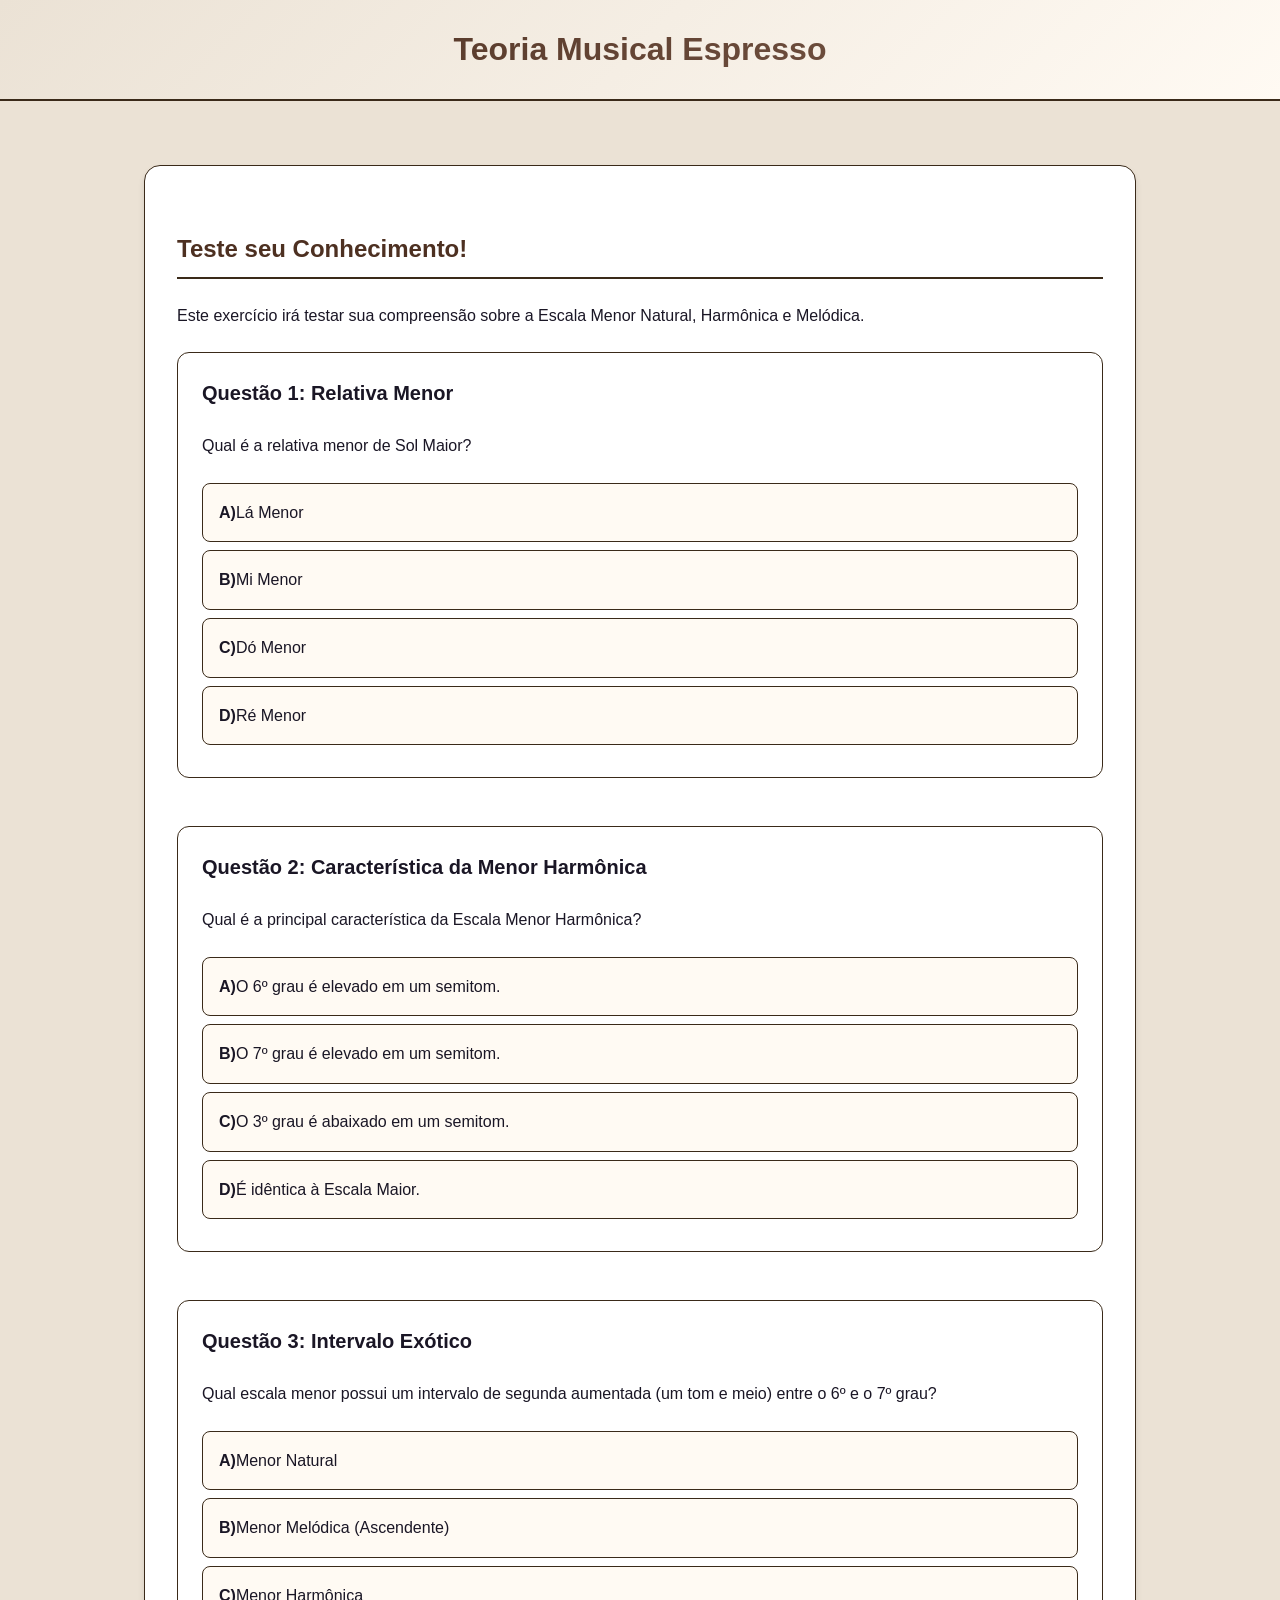
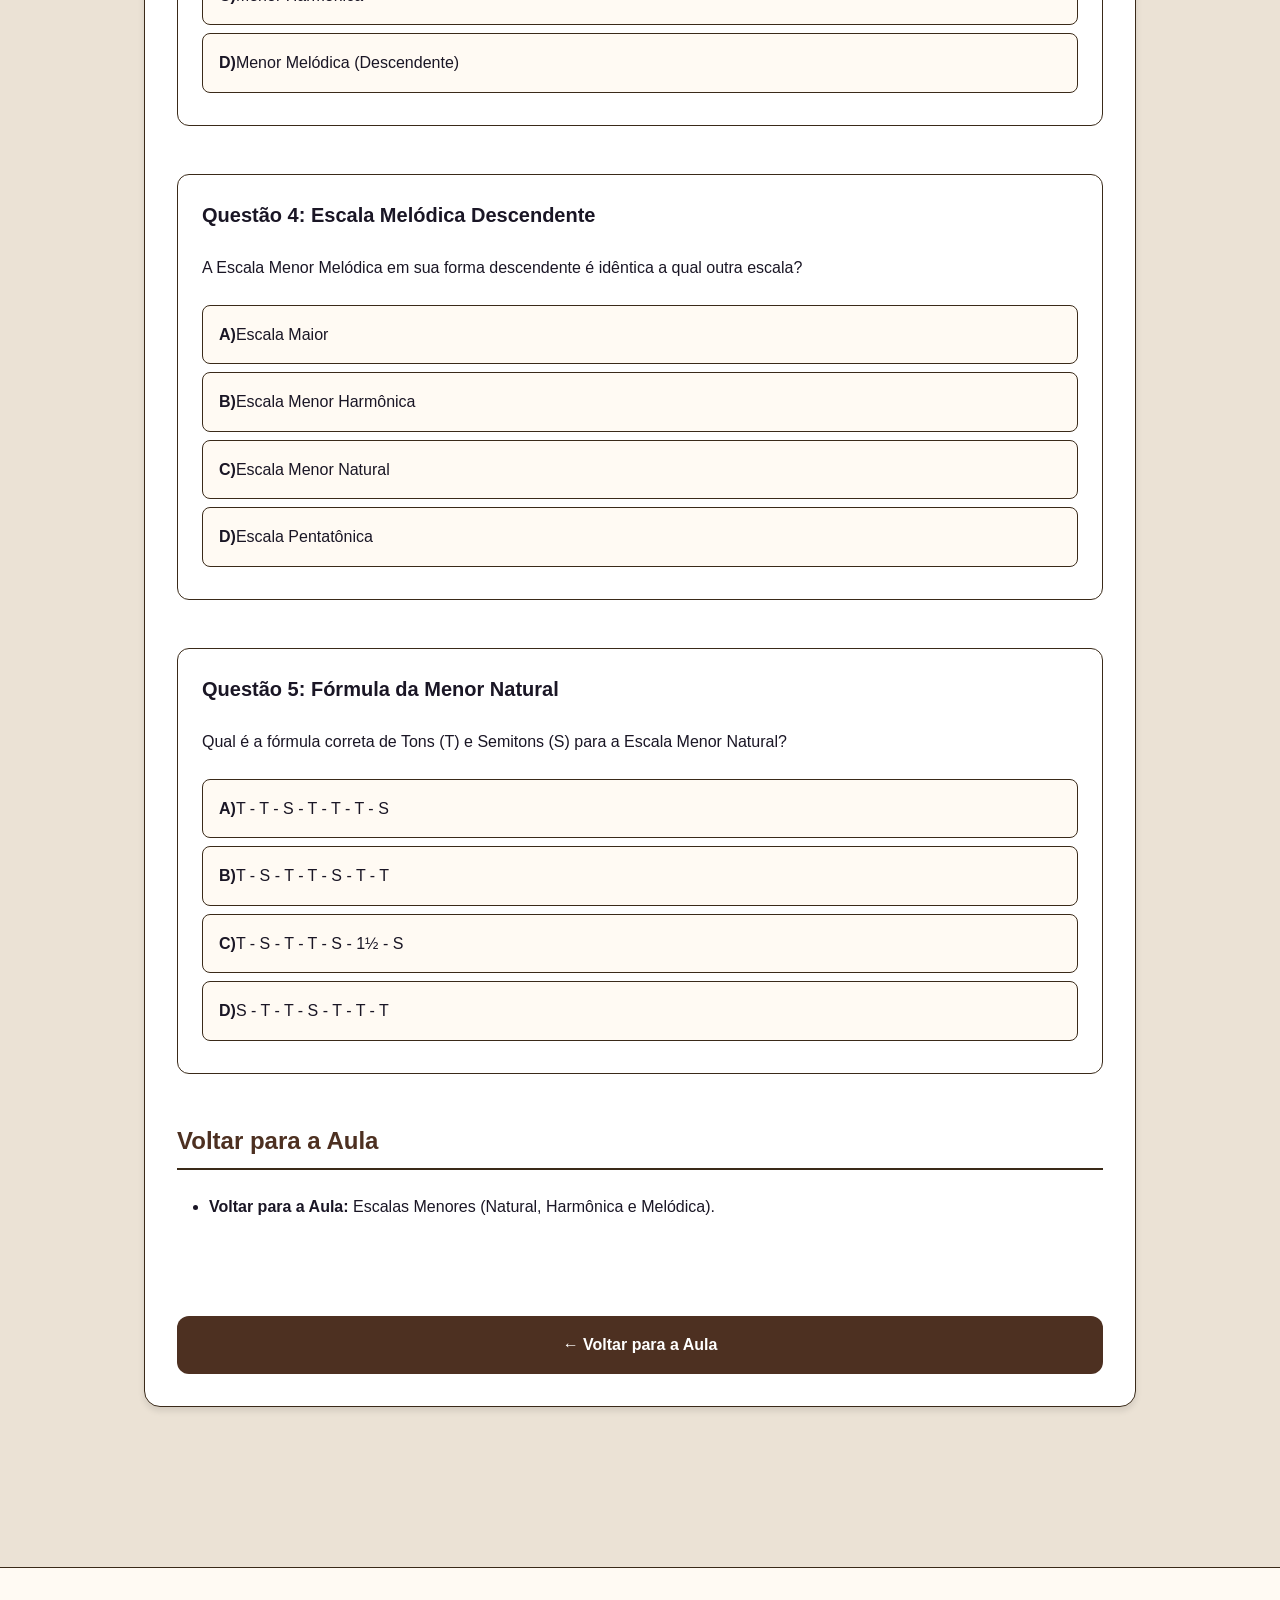
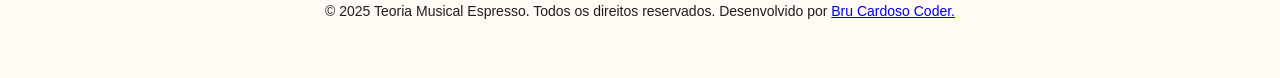
<file: exercicio_escalas_menores.html>
<!DOCTYPE html>
<html lang="pt-BR">
<head>
    <meta charset="UTF-8">
    <meta name="viewport" content="width=device-width, initial-scale=1.0">
    <!-- Open Graph Meta Tags -->
    <meta property="og:url" content="https://brucardosocoder.github.io/teoria_musical_espresso">
    <meta property="og:type" content="website">
    <meta property="og:title" content="Teoria Musical">
    <meta property="og:description" content="Teoria Musical">
    <meta property="og:image" content="https://brucardosocoder.github.io/teoria_musical_espresso/teoria_musicalog.png">    
    <meta property="og:logo" content="https://brucardosocoder.github.io/teoria_musical_espresso/teoria_musicalog.png">
    <!-- Twitter Meta Tags -->
    <meta name="twitter:card" content="summary_large_image">
    <meta property="twitter:domain" content="https://brucardosocoder.github.io/teoria_musical_espresso">
    <meta property="twitter:url" content="https://brucardosocoder.github.io/teoria_musical_espresso">
    <meta name="twitter:title" content="Teoria Musical">
    <meta name="twitter:description" content="Teoria Musical">
    <meta name="twitter:image" content="https://brucardosocoder.github.io/luabrilhante/teoria_musical_espresso/teoria_musicalog.png">
    <title>Exercício Interativo: Escalas Menores | Teoria Musical Espresso Espresso</title>
    <style>
        :root {
            --color-primary: #4d3021;
    --color-primary-light: #3a2a19;
    --color-secondary: #7a5948;
    --color-accent: #ebdbc3;
            --color-background: #ebe2d5;
    --color-foreground: #1a1625;
    --color-card: #ffffff;
    --color-border: #3a2a19;
    --color-muted: #fffaf3;
    --color-muted-text: #1d1d22;

            --spacing-xs: 0.25rem;
            --spacing-sm: 0.5rem;
            --spacing-md: 1rem;
            --spacing-lg: 1.5rem;
            --spacing-xl: 2rem;
            --spacing-2xl: 3rem;
            --spacing-3xl: 4rem;

            --font-family: 'Segoe UI', Tahoma, Geneva, Verdana, sans-serif;
            --font-size-sm: 0.875rem;
            --font-size-base: 1rem;
            --font-size-lg: 1.125rem;
            --font-size-xl: 1.25rem;
            --font-size-2xl: 1.5rem;
            --font-size-3xl: 2rem;
            --font-size-4xl: 2.5rem;
            --font-size-5xl: 3rem;

            --radius-sm: 0.375rem;
            --radius-md: 0.5rem;
            --radius-lg: 0.75rem;
            --radius-xl: 1rem;

            --shadow-sm: 0 1px 2px rgba(0, 0, 0, 0.05);
            --shadow-md: 0 4px 6px rgba(0, 0, 0, 0.1);
            --shadow-lg: 0 10px 15px rgba(0, 0, 0, 0.1);
            --shadow-xl: 0 20px 25px rgba(0, 0, 0, 0.15);
        }
        
        * {
            margin: 0;
            padding: 0;
            box-sizing: border-box;
        }
        
        body {
            font-family: var(--font-family);
            background-color: var(--color-background);
            color: var(--color-foreground);
            line-height: 1.6;
            font-size: var(--font-size-base);
        }
        
        .container {
            width: 100%;
            max-width: 1024px;
            margin: 0 auto;
            padding: 0 var(--spacing-md);
        }
        
        .header {
            background: linear-gradient(135deg, var(--color-background) 0%, var(--color-muted) 100%);
            border-bottom: 2px solid var(--color-border);
            padding: var(--spacing-lg) 0;
            margin-bottom: var(--spacing-xl);
        }
        
        .header h1 {
            font-size: var(--font-size-3xl);
            font-weight: 700;
            text-align: center;
            background: linear-gradient(135deg, var(--color-primary) 0%, var(--color-secondary) 100%);
            -webkit-background-clip: text;
            -webkit-text-fill-color: transparent;
            background-clip: text;
        }
        
        .main {
            padding: var(--spacing-xl) 0;
        }
        
        .section-card {
            background-color: var(--color-card);
            border: 1px solid var(--color-border);
            border-radius: var(--radius-xl);
            padding: var(--spacing-xl);
            box-shadow: var(--shadow-md);
            margin-bottom: var(--spacing-3xl);
        }
        
        h2 {
            font-size: var(--font-size-2xl);
            font-weight: 700;
            margin-top: var(--spacing-xl);
            margin-bottom: var(--spacing-lg);
            color: var(--color-primary);
            border-bottom: 2px solid var(--color-border);
            padding-bottom: var(--spacing-sm);
        }
        
        h3 {
            font-size: var(--font-size-xl);
            font-weight: 600;
            margin-top: var(--spacing-lg);
            margin-bottom: var(--spacing-md);
            color: var(--color-secondary);
        }
        
        p {
            margin-bottom: var(--spacing-lg);
        }
        
        .btn {
            display: inline-flex;
            align-items: center;
            gap: var(--spacing-sm);
            padding: var(--spacing-md) var(--spacing-xl);
            border: none;
            border-radius: var(--radius-lg);
            font-size: var(--font-size-base);
            font-weight: 600;
            cursor: pointer;
            transition: all 200ms ease-out;
            width: 100%;
            justify-content: center;
            text-decoration: none;
            background-color: var(--color-primary);
            color: white;
            margin-top: var(--spacing-xl);
        }
        
        .btn:hover {
            background-color: var(--color-primary-light);
            box-shadow: var(--shadow-lg);
        }
        
        .footer {
            border-top: 1px solid var(--color-border);
            background-color: var(--color-muted);
            padding: var(--spacing-xl) 0;
            margin-top: var(--spacing-3xl);
        }
        
        .footer p {
            text-align: center;
            font-size: var(--font-size-sm);
            color: var(--color-muted-text);
        }

        .question-block {
            margin-bottom: var(--spacing-2xl);
            padding: var(--spacing-lg);
            border: 1px solid var(--color-border);
            border-radius: var(--radius-lg);
        }
        
        .question-block h3 {
            margin-top: 0;
            margin-bottom: var(--spacing-lg);
            color: var(--color-foreground);
        }
        
        .option {
            display: flex;
            align-items: center;
            padding: var(--spacing-md);
            margin-bottom: var(--spacing-sm);
            border: 1px solid var(--color-border);
            border-radius: var(--radius-md);
            cursor: pointer;
            transition: background-color 0.2s, border-color 0.2s;
            background-color: var(--color-muted);
        }
        
        .option:hover:not(.disabled) {
            background-color: #e0f2f1;
        }
        
        .option.correct {
            background-color: #d1fae5 !important;
            border-color: #10b981 !important;
            color: #065f46;
            font-weight: 600;
        }
        
        .option.incorrect {
            background-color: #fee2e2 !important;
            border-color: #ef4444 !important;
            color: #991b1b;
            font-weight: 600;
        }
        
        .option.disabled {
            pointer-events: none;
            cursor: default;
        }
        
        .feedback {
            margin-left: auto;
            font-weight: 700;
            padding-left: var(--spacing-md);
            flex-shrink: 0;
        }
        
        .feedback.correct-text {
            color: #10b981;
        }
        
        .feedback.incorrect-text {
            color: #ef4444;
        }
        
        .back-to-lesson {
            margin-top: var(--spacing-3xl);
        }
    
        ol, ul {
            margin-left: var(--spacing-xl);
            margin-bottom: var(--spacing-lg);
        }

        li {
            margin-bottom: var(--spacing-sm);
        }

        .table-wrapper {
            width: 100%;
            overflow-x: auto;
            -webkit-overflow-scrolling: touch;
            margin-bottom: var(--spacing-lg);
        }

        @media (max-width: 768px) {
            :root {
                --font-size-3xl: 1.5rem;
                --font-size-2xl: 1.25rem;
                --font-size-xl: 1.125rem;
                --font-size-lg: 1rem;
                --spacing-xl: 1.5rem;
                --spacing-2xl: 2rem;
                --spacing-3xl: 2.5rem;
            }

            .container {
                padding: 0 var(--spacing-sm);
            }

            .header-content {
                flex-direction: column;
                align-items: flex-start;
                gap: var(--spacing-sm);
            }

            .header h1 {
                font-size: var(--font-size-2xl);
                text-align: left;
                width: 100%;
            }

            .section-card {
                padding: var(--spacing-lg);
            }

            table {
                min-width: 450px;
                font-size: var(--font-size-sm);
            }

            th, td {
                padding: var(--spacing-xs);
            }

            .formula-box {
                font-size: var(--font-size-base);
                padding: var(--spacing-md);
            }

            .next-steps {
                padding: var(--spacing-lg);
            }

            .next-steps p {
                font-size: var(--font-size-base);
            }
        }

        @media (max-width: 480px) {
            :root {
                --font-size-3xl: 1.25rem;
                --font-size-2xl: 1.125rem;
                --font-size-xl: 1rem;
                --font-size-lg: 0.9375rem;
                --font-size-base: 0.875rem;
                --spacing-lg: 1rem;
                --spacing-xl: 1.25rem;
                --spacing-2xl: 1.5rem;
                --spacing-3xl: 2rem;
            }

            body {
                font-size: var(--font-size-sm);
            }

            .container {
                padding: 0 var(--spacing-xs);
            }

            .header {
                padding: var(--spacing-md) 0;
                margin-bottom: var(--spacing-lg);
            }

            .header-content {
                padding: 0 var(--spacing-sm);
            }

            .header h1 {
                font-size: var(--font-size-xl);
                line-height: 1.3;
            }

            .main {
                padding: var(--spacing-lg) 0;
            }

            .section-card {
                padding: var(--spacing-md);
                border-radius: var(--radius-lg);
                margin-bottom: var(--spacing-xl);
            }

            h2 {
                font-size: var(--font-size-xl);
                margin-top: var(--spacing-lg);
                margin-bottom: var(--spacing-md);
            }

            h3 {
                font-size: var(--font-size-lg);
                margin-top: var(--spacing-md);
            }

            table {
                min-width: 100%;
                font-size: 0.75rem;
            }

            th, td {
                padding: 0.375rem 0.25rem;
            }

            th {
                font-size: 0.7rem;
            }

            td {
                font-size: 0.7rem;
            }

            .formula-box {
                font-size: var(--font-size-sm);
                padding: var(--spacing-sm);
                margin-bottom: var(--spacing-lg);
                word-wrap: break-word;
            }

            .next-steps {
                padding: var(--spacing-md);
                margin-top: var(--spacing-xl);
            }

            .next-steps h3 {
                font-size: var(--font-size-lg);
            }

            .next-steps p {
                font-size: var(--font-size-sm);
            }

            .back-btn {
                font-size: 0.75rem;
                padding: var(--spacing-xs) var(--spacing-sm);
                flex-shrink: 0;
            }

            .btn {
                padding: var(--spacing-sm) var(--spacing-md);
                font-size: var(--font-size-sm);
            }

            ol, ul {
                margin-left: var(--spacing-lg);
            }

            .footer {
                padding: var(--spacing-lg) 0;
            }

            .footer p {
                font-size: 0.75rem;
                padding: 0 var(--spacing-sm);
            }
        }

        @media (max-width: 360px) {
            .header h1 {
                font-size: 1.125rem;
            }

            table {
                font-size: 0.65rem;
            }

            th, td {
                padding: 0.25rem 0.125rem;
            }

            th, td {
                font-size: 0.65rem;
            }
        }

        @media (max-height: 500px) and (orientation: landscape) {
            .header {
                padding: var(--spacing-sm) 0;
                margin-bottom: var(--spacing-md);
            }

            .main {
                padding: var(--spacing-md) 0;
            }

            .section-card {
                margin-bottom: var(--spacing-lg);
            }
        }
    
    </style>
</head>
<body>
    <div class='header'>
        <div class='container'>
            <h1>Teoria Musical Espresso</h1>
        </div>
    </div>
    <div class='main'>
        <div class='container'>
            <div class='section-card'>

<h2>Teste seu Conhecimento!</h2>
<p>Este exercício irá testar sua compreensão sobre a Escala Menor Natural, Harmônica e Melódica.</p>
<h3>Questão 1: Relativa Menor</h3>
<p>Qual é a relativa menor de Sol Maior?</p>
<ul>
<li> Lá Menor</li>
<li> Mi Menor (Correta)</li>
<li> Dó Menor</li>
<li> Ré Menor</li>
</ul>
<h3>Questão 2: Característica da Menor Harmônica</h3>
<p>Qual é a principal característica da Escala Menor Harmônica?</p>
<ul>
<li> O 6º grau é elevado em um semitom.</li>
<li> O 7º grau é elevado em um semitom. (Correta)</li>
<li> O 3º grau é abaixado em um semitom.</li>
<li> É idêntica à Escala Maior.</li>
</ul>
<h3>Questão 3: Intervalo Exótico</h3>
<p>Qual escala menor possui um intervalo de segunda aumentada (um tom e meio) entre o 6º e o 7º grau?</p>
<ul>
<li> Menor Natural</li>
<li> Menor Melódica (Ascendente)</li>
<li> Menor Harmônica (Correta)</li>
<li> Menor Melódica (Descendente)</li>
</ul>
<h3>Questão 4: Escala Melódica Descendente</h3>
<p>A Escala Menor Melódica em sua forma descendente é idêntica a qual outra escala?</p>
<ul>
<li> Escala Maior</li>
<li> Escala Menor Harmônica</li>
<li> Escala Menor Natural (Correta)</li>
<li> Escala Pentatônica</li>
</ul>
<h3>Questão 5: Fórmula da Menor Natural</h3>
<p>Qual é a fórmula correta de Tons (T) e Semitons (S) para a Escala Menor Natural?</p>
<ul>
<li> T - T - S - T - T - T - S</li>
<li> T - S - T - T - S - T - T (Correta)</li>
<li> T - S - T - T - S - 1½ - S</li>
<li> S - T - T - S - T - T - T</li>
</ul>
<h2>Voltar para a Aula</h2>
<ul>
<li><strong>Voltar para a Aula:</strong> Escalas Menores (Natural, Harmônica e Melódica).</li>
</ul>
            </div>
        </div>
    </div>
    <div class='footer'>
        <div class='container'>
            <p>&copy; 2025 Teoria Musical Espresso. Todos os direitos reservados. Desenvolvido por <a href="https://wa.me/5521989978029" target="_blank" class="underline">Bru Cardoso Coder.</a></p>
        </div>
    </div>
    <script>
        const correctAnswers = {
            'q1': 'B',
            'q2': 'B',
            'q3': 'C',
            'q4': 'C',
            'q5': 'B'
        };

        function checkAnswer(questionId, selectedOption) {
            const questionBlock = document.getElementById(questionId);
            const options = questionBlock.querySelectorAll('.option');
            const correctAnswer = correctAnswers[questionId];

            options.forEach(option => {
                option.classList.add('disabled');
                option.onclick = null;
            });

            const selectedElement = questionBlock.querySelector(`[data-option='${selectedOption}']`);
            const feedbackElement = document.createElement('span');
            feedbackElement.classList.add('feedback');

            if (selectedOption === correctAnswer) {
                selectedElement.classList.add('correct');
                feedbackElement.textContent = 'Resposta correta!';
                feedbackElement.classList.add('correct-text');
                selectedElement.appendChild(feedbackElement);
            } else {
                selectedElement.classList.add('incorrect');
                feedbackElement.textContent = 'Resposta incorreta!';
                feedbackElement.classList.add('incorrect-text');
                selectedElement.appendChild(feedbackElement);

                const correctElement = questionBlock.querySelector(`[data-option='${correctAnswer}']`);
                correctElement.classList.add('correct');

                const correctFeedbackElement = document.createElement('span');
                correctFeedbackElement.classList.add('feedback', 'correct-text');
                correctFeedbackElement.textContent = 'Resposta correta!';
                correctElement.appendChild(correctFeedbackElement);
            }
        }

        function setupQuestions() {
            const contentDiv = document.querySelector('.section-card');
            let html = contentDiv.innerHTML;

            html = html.replace(/<h1>.*?<\/h1>/, '');

            const questionRegex = /<h3>(Questão \d+:\s*.*?)\s*<\/h3>\s*<p>(.*?)<\/p>\s*<ul>(.*?)<\/ul>/gs;
            
            let questionCount = 0;
            
            const newHtml = html.replace(questionRegex, (match, questionTitle, questionText, optionsHtml) => {
                questionCount++;
                const questionId = 'q' + questionCount;
                
                const optionRegex = /<li>(.*?)\s*(\(Correta\))?<\/li>/g;
                let optionLetter = 'A';
                
                let optionsHtmlOutput = '';

                let matchOption;

                optionRegex.lastIndex = 0; 
                while ((matchOption = optionRegex.exec(optionsHtml)) !== null) {
                    const optionText = matchOption[1].trim();

                    optionsHtmlOutput += `
                        <div class="option" data-option="${optionLetter}" onclick="checkAnswer('${questionId}', '${optionLetter}')">
                            <strong>${optionLetter})</strong> ${optionText}
                        </div>
                    `;
                    optionLetter = String.fromCharCode(optionLetter.charCodeAt(0) + 1);
                }

                return `
                    <div class="question-block" id="${questionId}">
                        <h3>${questionTitle}</h3>
                        <p>${questionText}</p>
                        ${optionsHtmlOutput}
                    </div>
                `;
            });

            const finalHtml = newHtml.replace(/<h2>Voltar para a Aula<\/h2>.*$/, '');

            const backToLessonHtml = `
                <div class="back-to-lesson">
                    <a href="escalasmenores.html" class="btn">← Voltar para a Aula</a>
                </div>
            `;
            
            contentDiv.innerHTML = finalHtml + backToLessonHtml;
        }

        window.onload = setupQuestions;
    </script>
</body>
</html>
</file>
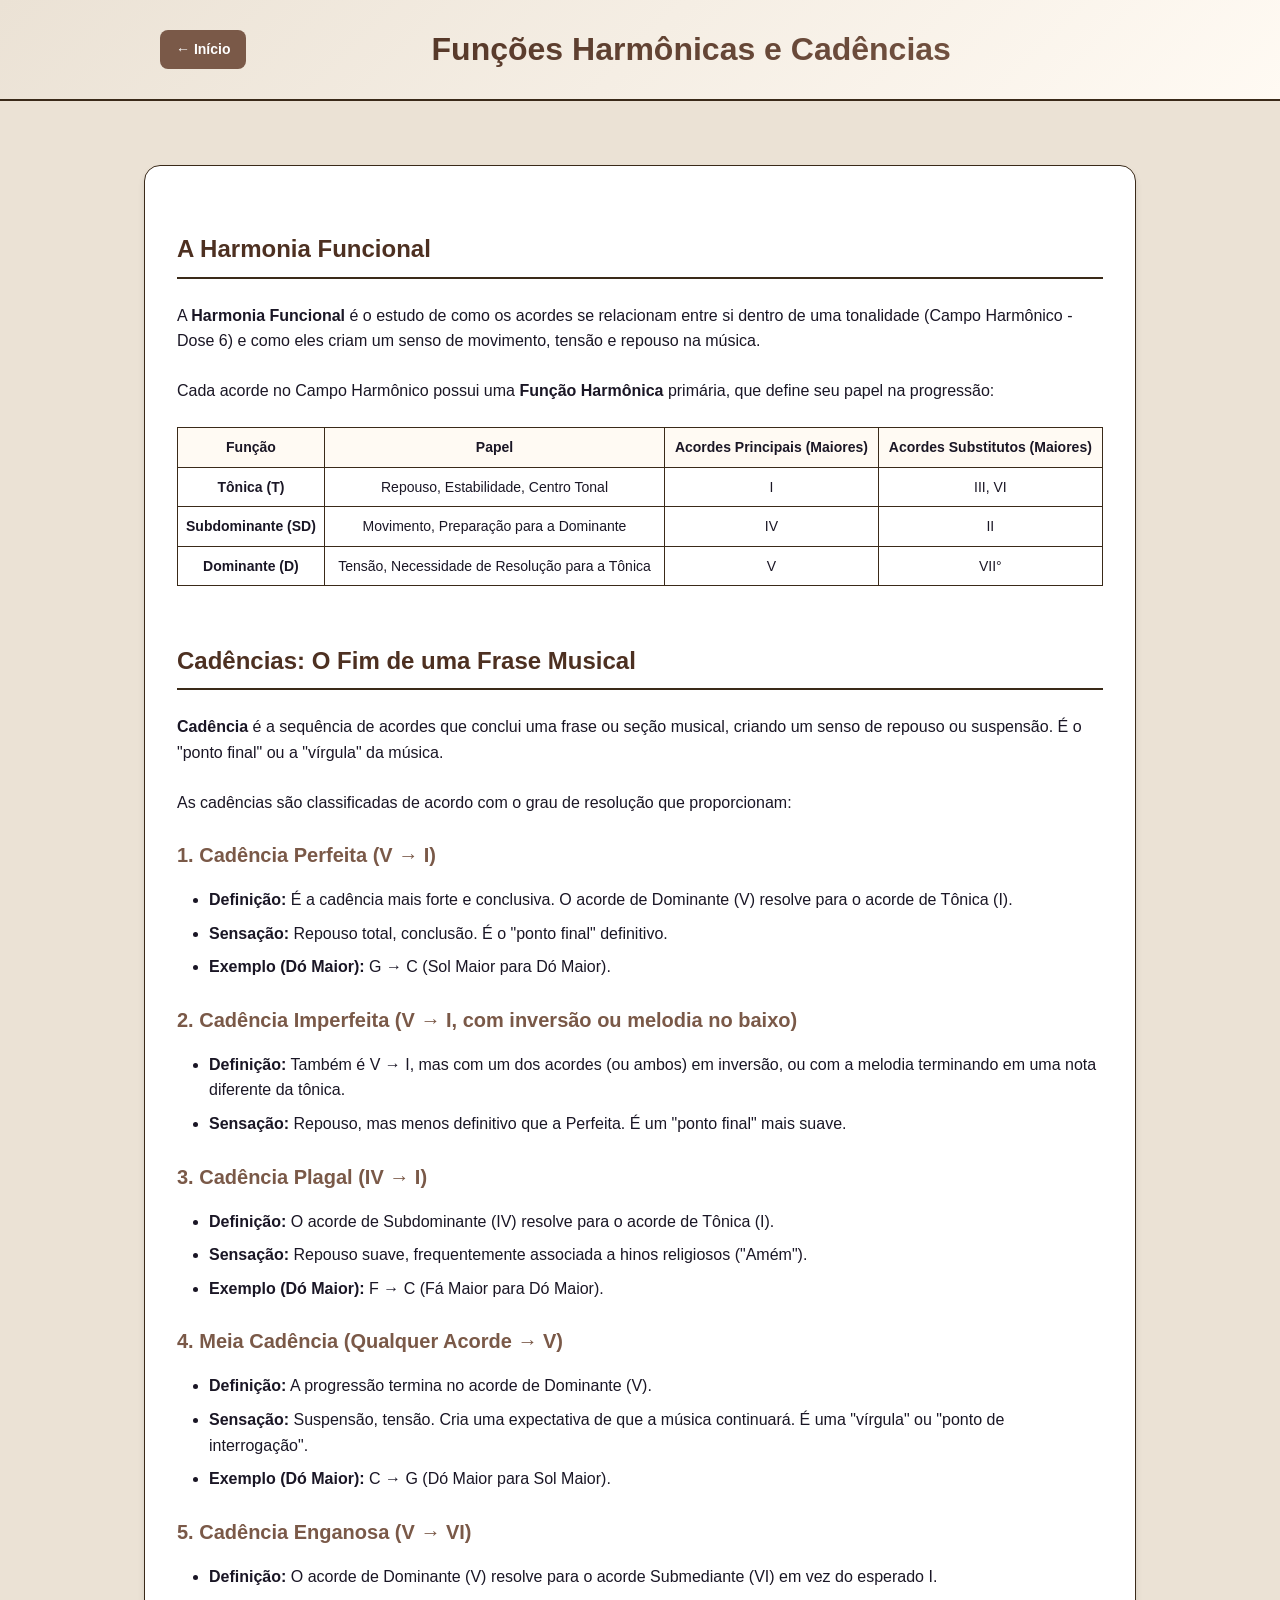
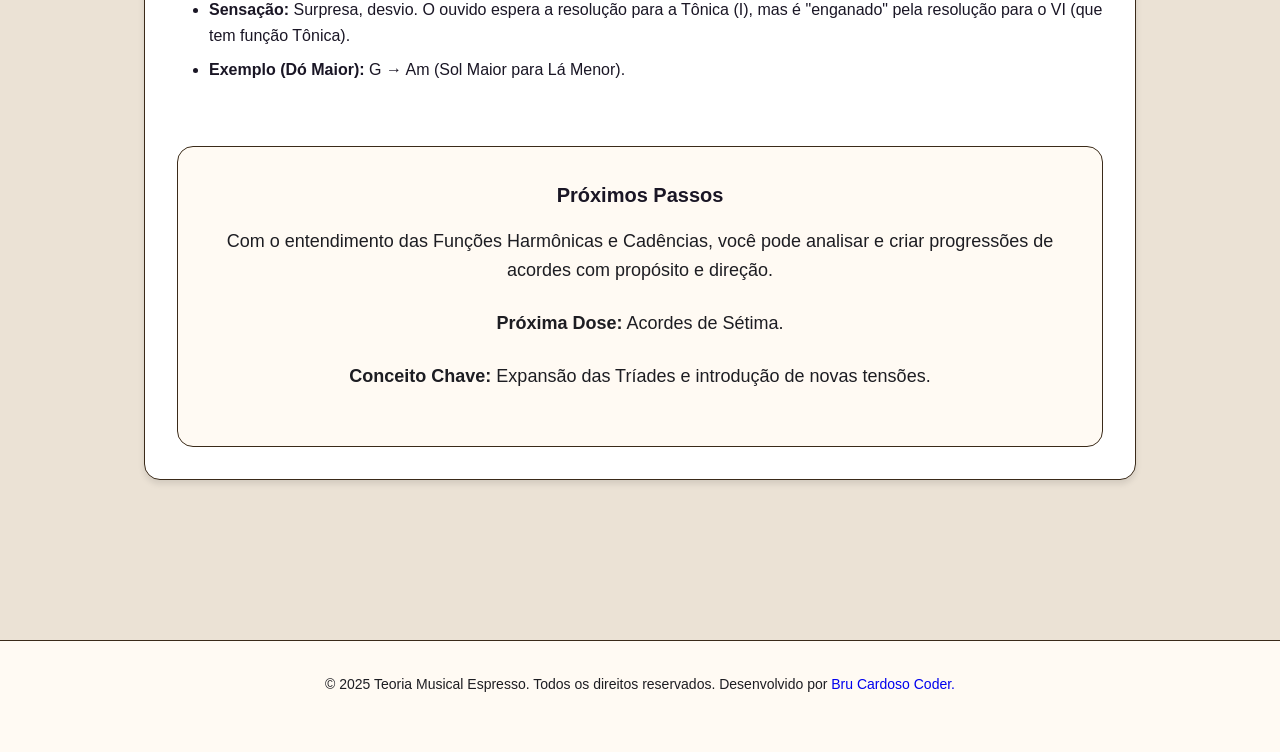
<file: funcoesharmonicas.html>
<!DOCTYPE html>
<html lang="pt-BR">
<head>
    <meta charset="UTF-8">
    <meta name="viewport" content="width=device-width, initial-scale=1.0">
    <!-- Open Graph Meta Tags -->
    <meta property="og:url" content="https://brucardosocoder.github.io/teoria_musical_espresso">
    <meta property="og:type" content="website">
    <meta property="og:title" content="Teoria Musical">
    <meta property="og:description" content="Teoria Musical">
    <meta property="og:image" content="https://brucardosocoder.github.io/teoria_musical_espresso/teoria_musicalog.png">    
    <meta property="og:logo" content="https://brucardosocoder.github.io/teoria_musical_espresso/teoria_musicalog.png">
    <!-- Twitter Meta Tags -->
    <meta name="twitter:card" content="summary_large_image">
    <meta property="twitter:domain" content="https://brucardosocoder.github.io/teoria_musical_espresso">
    <meta property="twitter:url" content="https://brucardosocoder.github.io/teoria_musical_espresso">
    <meta name="twitter:title" content="Teoria Musical">
    <meta name="twitter:description" content="Teoria Musical">
    <meta name="twitter:image" content="https://brucardosocoder.github.io/luabrilhante/teoria_musical_espresso/teoria_musicalog.png">
    <title>Funções Harmônicas e Cadências | Teoria Musical Espresso</title>
    <style>
        :root {
            --color-primary: #4d3021;
    --color-primary-light: #3a2a19;
    --color-secondary: #7a5948;
    --color-accent: #ebdbc3;
            --color-background: #ebe2d5;
    --color-foreground: #1a1625;
    --color-card: #ffffff;
    --color-border: #3a2a19;
    --color-muted: #fffaf3;
    --color-muted-text: #1d1d22;

            --spacing-xs: 0.25rem;
            --spacing-sm: 0.5rem;
            --spacing-md: 1rem;
            --spacing-lg: 1.5rem;
            --spacing-xl: 2rem;
            --spacing-2xl: 3rem;
            --spacing-3xl: 4rem;

            --font-family: 'Segoe UI', Tahoma, Geneva, Verdana, sans-serif;
            --font-size-sm: 0.875rem;
            --font-size-base: 1rem;
            --font-size-lg: 1.125rem;
            --font-size-xl: 1.25rem;
            --font-size-2xl: 1.5rem;
            --font-size-3xl: 2rem;
            --font-size-4xl: 2.5rem;
            --font-size-5xl: 3rem;

            --radius-sm: 0.375rem;
            --radius-md: 0.5rem;
            --radius-lg: 0.75rem;
            --radius-xl: 1rem;

            --shadow-sm: 0 1px 2px rgba(0, 0, 0, 0.05);
            --shadow-md: 0 4px 6px rgba(0, 0, 0, 0.1);
            --shadow-lg: 0 10px 15px rgba(0, 0, 0, 0.1);
            --shadow-xl: 0 20px 25px rgba(0, 0, 0, 0.15);
        }
        
        * {
            margin: 0;
            padding: 0;
            box-sizing: border-box;
        }

        a {
            text-decoration: none;
        }
        
        body {
            font-family: var(--font-family);
            background-color: var(--color-background);
            color: var(--color-foreground);
            line-height: 1.6;
            font-size: var(--font-size-base);
        }
        
        .container {
            width: 100%;
            max-width: 1024px;
            margin: 0 auto;
            padding: 0 var(--spacing-md);
        }
        
        .header {
            background: linear-gradient(135deg, var(--color-background) 0%, var(--color-muted) 100%);
            border-bottom: 2px solid var(--color-border);
            padding: var(--spacing-lg) 0;
            margin-bottom: var(--spacing-xl);
        }
        
        .header-content {
            display: flex;
            justify-content: space-between;
            align-items: center;
            flex-wrap: wrap;
            gap: var(--spacing-md);
            padding: 0 var(--spacing-md);
        }
        
        .header h1 {
            font-size: var(--font-size-3xl);
            font-weight: 700;
            text-align: center;
            background: linear-gradient(135deg, var(--color-primary) 0%, var(--color-secondary) 100%);
            -webkit-background-clip: text;
            -webkit-text-fill-color: transparent;
            background-clip: text;
            margin: 0 auto;
            flex: 1 1 auto;
            min-width: 200px;
        }
        
        .main {
            padding: var(--spacing-xl) 0;
        }
        
        .section-card {
            background-color: var(--color-card);
            border: 1px solid var(--color-border);
            border-radius: var(--radius-xl);
            padding: var(--spacing-xl);
            box-shadow: var(--shadow-md);
            margin-bottom: var(--spacing-3xl);
        }
        
        h2 {
            font-size: var(--font-size-2xl);
            font-weight: 700;
            margin-top: var(--spacing-xl);
            margin-bottom: var(--spacing-lg);
            color: var(--color-primary);
            border-bottom: 2px solid var(--color-border);
            padding-bottom: var(--spacing-sm);
        }
        
        h3 {
            font-size: var(--font-size-xl);
            font-weight: 600;
            margin-top: var(--spacing-lg);
            margin-bottom: var(--spacing-md);
            color: var(--color-secondary);
        }
        
        p {
            margin-bottom: var(--spacing-lg);
        }
        
        table {
            width: 100%;
            min-width: 500px;
            border-collapse: collapse;
            margin-bottom: var(--spacing-lg);
        }
        
        th, td {
            padding: var(--spacing-sm) var(--spacing-xs);
            border: 1px solid var(--color-border);
            text-align: left;
        }
        
        th {
            background-color: var(--color-muted);
            font-weight: 700;
            color: var(--color-foreground);
            font-size: var(--font-size-sm);
        }
        
        td {
            background-color: var(--color-card);
            font-size: var(--font-size-sm);
        }
        
        .formula-box {
            background-color: var(--color-muted);
            padding: var(--spacing-lg);
            border-radius: var(--radius-lg);
            border: 2px solid var(--color-primary-light);
            text-align: center;
            font-size: var(--font-size-xl);
            font-weight: 700;
            margin-bottom: var(--spacing-xl);
            color: var(--color-primary);
            word-wrap: break-word;
        }
        
        .next-steps {
            background-color: var(--color-muted);
            border: 1px solid var(--color-border);
            border-radius: var(--radius-xl);
            padding: var(--spacing-xl);
            text-align: center;
            margin-top: var(--spacing-3xl);
        }
        
        .next-steps h3 {
            color: var(--color-foreground);
            margin-top: 0;
        }
        
        .next-steps p {
            font-size: var(--font-size-lg);
            color: var(--color-muted-text);
        }
        
        .highlight {
            font-weight: 700;
            color: var(--color-primary);
        }
        
        .footer {
            border-top: 1px solid var(--color-border);
            background-color: var(--color-muted);
            padding: var(--spacing-xl) 0;
            margin-top: var(--spacing-3xl);
        }
        
        .footer p {
            text-align: center;
            font-size: var(--font-size-sm);
            color: var(--color-muted-text);
        }
        
        .btn {
            display: inline-flex;
            align-items: center;
            gap: var(--spacing-sm);
            padding: var(--spacing-md) var(--spacing-xl);
            border: none;
            border-radius: var(--radius-lg);
            font-size: var(--font-size-base);
            font-weight: 600;
            cursor: pointer;
            transition: all 200ms ease-out;
            width: 100%;
            justify-content: center;
            text-decoration: none;
            background-color: var(--color-primary);
            color: white;
        }
        
        .btn:hover {
            background-color: var(--color-primary-light);
            box-shadow: var(--shadow-lg);
        }

        .back-btn {
            background-color: var(--color-secondary);
            color: white;
            padding: var(--spacing-sm) var(--spacing-md);
            border-radius: var(--radius-md);
            text-decoration: none;
            font-size: var(--font-size-sm);
            font-weight: 600;
            transition: background-color 0.2s;
            white-space: nowrap;
            flex-shrink: 0;
        }
        
        .back-btn:hover {
            background-color: var(--color-accent);
        }
    
        ol, ul {
            margin-left: var(--spacing-xl);
            margin-bottom: var(--spacing-lg);
        }

        li {
            margin-bottom: var(--spacing-sm);
        }

        .table-wrapper {
            width: 100%;
            overflow-x: auto;
            -webkit-overflow-scrolling: touch;
            margin-bottom: var(--spacing-lg);
        }

        @media (max-width: 768px) {
            :root {
                --font-size-3xl: 1.5rem;
                --font-size-2xl: 1.25rem;
                --font-size-xl: 1.125rem;
                --font-size-lg: 1rem;
                --spacing-xl: 1.5rem;
                --spacing-2xl: 2rem;
                --spacing-3xl: 2.5rem;
            }

            .container {
                padding: 0 var(--spacing-sm);
            }

            .header-content {
                flex-direction: column;
                align-items: flex-start;
                gap: var(--spacing-sm);
            }

            .header h1 {
                font-size: var(--font-size-2xl);
                text-align: left;
                width: 100%;
            }

            .section-card {
                padding: var(--spacing-lg);
            }

            table {
                min-width: 450px;
                font-size: var(--font-size-sm);
            }

            th, td {
                padding: var(--spacing-xs);
            }

            .formula-box {
                font-size: var(--font-size-base);
                padding: var(--spacing-md);
            }

            .next-steps {
                padding: var(--spacing-lg);
            }

            .next-steps p {
                font-size: var(--font-size-base);
            }
        }

        @media (max-width: 480px) {
            :root {
                --font-size-3xl: 1.25rem;
                --font-size-2xl: 1.125rem;
                --font-size-xl: 1rem;
                --font-size-lg: 0.9375rem;
                --font-size-base: 0.875rem;
                --spacing-lg: 1rem;
                --spacing-xl: 1.25rem;
                --spacing-2xl: 1.5rem;
                --spacing-3xl: 2rem;
            }

            body {
                font-size: var(--font-size-sm);
            }

            .container {
                padding: 0 var(--spacing-xs);
            }

            .header {
                padding: var(--spacing-md) 0;
                margin-bottom: var(--spacing-lg);
            }

            .header-content {
                padding: 0 var(--spacing-sm);
            }

            .header h1 {
                font-size: var(--font-size-xl);
                line-height: 1.3;
            }

            .main {
                padding: var(--spacing-lg) 0;
            }

            .section-card {
                padding: var(--spacing-md);
                border-radius: var(--radius-lg);
                margin-bottom: var(--spacing-xl);
            }

            h2 {
                font-size: var(--font-size-xl);
                margin-top: var(--spacing-lg);
                margin-bottom: var(--spacing-md);
            }

            h3 {
                font-size: var(--font-size-lg);
                margin-top: var(--spacing-md);
            }

            table {
                min-width: 100%;
                font-size: 0.75rem;
            }

            th, td {
                padding: 0.375rem 0.25rem;
            }

            th {
                font-size: 0.7rem;
            }

            td {
                font-size: 0.7rem;
            }

            .formula-box {
                font-size: var(--font-size-sm);
                padding: var(--spacing-sm);
                margin-bottom: var(--spacing-lg);
                word-wrap: break-word;
            }

            .next-steps {
                padding: var(--spacing-md);
                margin-top: var(--spacing-xl);
            }

            .next-steps h3 {
                font-size: var(--font-size-lg);
            }

            .next-steps p {
                font-size: var(--font-size-sm);
            }

            .back-btn {
                font-size: 0.75rem;
                padding: var(--spacing-xs) var(--spacing-sm);
                flex-shrink: 0;
            }

            .btn {
                padding: var(--spacing-sm) var(--spacing-md);
                font-size: var(--font-size-sm);
            }

            ol, ul {
                margin-left: var(--spacing-lg);
            }

            .footer {
                padding: var(--spacing-lg) 0;
            }

            .footer p {
                font-size: 0.75rem;
                padding: 0 var(--spacing-sm);
            }
        }

        @media (max-width: 360px) {
            .header h1 {
                font-size: 1.125rem;
            }

            table {
                font-size: 0.65rem;
            }

            th, td {
                padding: 0.25rem 0.125rem;
            }

            th, td {
                font-size: 0.65rem;
            }
        }

        @media (max-height: 500px) and (orientation: landscape) {
            .header {
                padding: var(--spacing-sm) 0;
                margin-bottom: var(--spacing-md);
            }

            .main {
                padding: var(--spacing-md) 0;
            }

            .section-card {
                margin-bottom: var(--spacing-lg);
            }
        }
    
    </style>
</head>
<body>
    <div class='header'>
        <div class='container'>
            <div class='header-content'>
            <a href="index.html" class="back-btn">← Início</a>
            <h1>Funções Harmônicas e Cadências</h1>
        </div>
        </div>
        </div>
    </div>
    <div class='main'>
        <div class='container'>
            <div class='section-card'>

<h2>A Harmonia Funcional</h2>
<p>A <strong>Harmonia Funcional</strong> é o estudo de como os acordes se relacionam entre si dentro de uma tonalidade (Campo Harmônico - Dose 6) e como eles criam um senso de movimento, tensão e repouso na música.</p>
<p>Cada acorde no Campo Harmônico possui uma <strong>Função Harmônica</strong> primária, que define seu papel na progressão:</p>
<div class="table-wrapper">
<table>
<thead>
<tr>
<th style="text-align: center;">Função</th>
<th style="text-align: center;">Papel</th>
<th style="text-align: center;">Acordes Principais (Maiores)</th>
<th style="text-align: center;">Acordes Substitutos (Maiores)</th>
</tr>
</thead>
<tbody>
<tr>
<td style="text-align: center;"><strong>Tônica (T)</strong></td>
<td style="text-align: center;">Repouso, Estabilidade, Centro Tonal</td>
<td style="text-align: center;">I</td>
<td style="text-align: center;">III, VI</td>
</tr>
<tr>
<td style="text-align: center;"><strong>Subdominante (SD)</strong></td>
<td style="text-align: center;">Movimento, Preparação para a Dominante</td>
<td style="text-align: center;">IV</td>
<td style="text-align: center;">II</td>
</tr>
<tr>
<td style="text-align: center;"><strong>Dominante (D)</strong></td>
<td style="text-align: center;">Tensão, Necessidade de Resolução para a Tônica</td>
<td style="text-align: center;">V</td>
<td style="text-align: center;">VII°</td>
</tr>
</tbody>
</table>
</div>
<h2>Cadências: O Fim de uma Frase Musical</h2>
<p><strong>Cadência</strong> é a sequência de acordes que conclui uma frase ou seção musical, criando um senso de repouso ou suspensão. É o "ponto final" ou a "vírgula" da música.</p>
<p>As cadências são classificadas de acordo com o grau de resolução que proporcionam:</p>
<h3>1. Cadência Perfeita (V → I)</h3>
<ul>
<li><strong>Definição:</strong> É a cadência mais forte e conclusiva. O acorde de Dominante (V) resolve para o acorde de Tônica (I).</li>
<li><strong>Sensação:</strong> Repouso total, conclusão. É o "ponto final" definitivo.</li>
<li><strong>Exemplo (Dó Maior):</strong> G → C (Sol Maior para Dó Maior).</li>
</ul>
<h3>2. Cadência Imperfeita (V → I, com inversão ou melodia no baixo)</h3>
<ul>
<li><strong>Definição:</strong> Também é V → I, mas com um dos acordes (ou ambos) em inversão, ou com a melodia terminando em uma nota diferente da tônica.</li>
<li><strong>Sensação:</strong> Repouso, mas menos definitivo que a Perfeita. É um "ponto final" mais suave.</li>
</ul>
<h3>3. Cadência Plagal (IV → I)</h3>
<ul>
<li><strong>Definição:</strong> O acorde de Subdominante (IV) resolve para o acorde de Tônica (I).</li>
<li><strong>Sensação:</strong> Repouso suave, frequentemente associada a hinos religiosos ("Amém").</li>
<li><strong>Exemplo (Dó Maior):</strong> F → C (Fá Maior para Dó Maior).</li>
</ul>
<h3>4. Meia Cadência (Qualquer Acorde → V)</h3>
<ul>
<li><strong>Definição:</strong> A progressão termina no acorde de Dominante (V).</li>
<li><strong>Sensação:</strong> Suspensão, tensão. Cria uma expectativa de que a música continuará. É uma "vírgula" ou "ponto de interrogação".</li>
<li><strong>Exemplo (Dó Maior):</strong> C → G (Dó Maior para Sol Maior).</li>
</ul>
<h3>5. Cadência Enganosa (V → VI)</h3>
<ul>
<li><strong>Definição:</strong> O acorde de Dominante (V) resolve para o acorde Submediante (VI) em vez do esperado I.</li>
<li><strong>Sensação:</strong> Surpresa, desvio. O ouvido espera a resolução para a Tônica (I), mas é "enganado" pela resolução para o VI (que tem função Tônica).</li>
<li><strong>Exemplo (Dó Maior):</strong> G → Am (Sol Maior para Lá Menor).</li>
</ul>

    <div class='next-steps'>
        <h3>Próximos Passos</h3>
        <p>Com o entendimento das Funções Harmônicas e Cadências, você pode analisar e criar progressões de acordes com propósito e direção.</p>
        <p><strong>Próxima Dose:</strong> Acordes de Sétima.</p>
        <p><strong>Conceito Chave:</strong> Expansão das Tríades e introdução de novas tensões.</p>
    </div>
    
            </div>
        </div>
    </div>
    <div class='footer'>
        <div class='container'>
            <p>&copy; 2025 Teoria Musical Espresso. Todos os direitos reservados. Desenvolvido por <a href="https://wa.me/5521989978029" target="_blank" class="underline">Bru Cardoso Coder.</a></p>
        </div>
    </div>
</body>
</html>
</file>
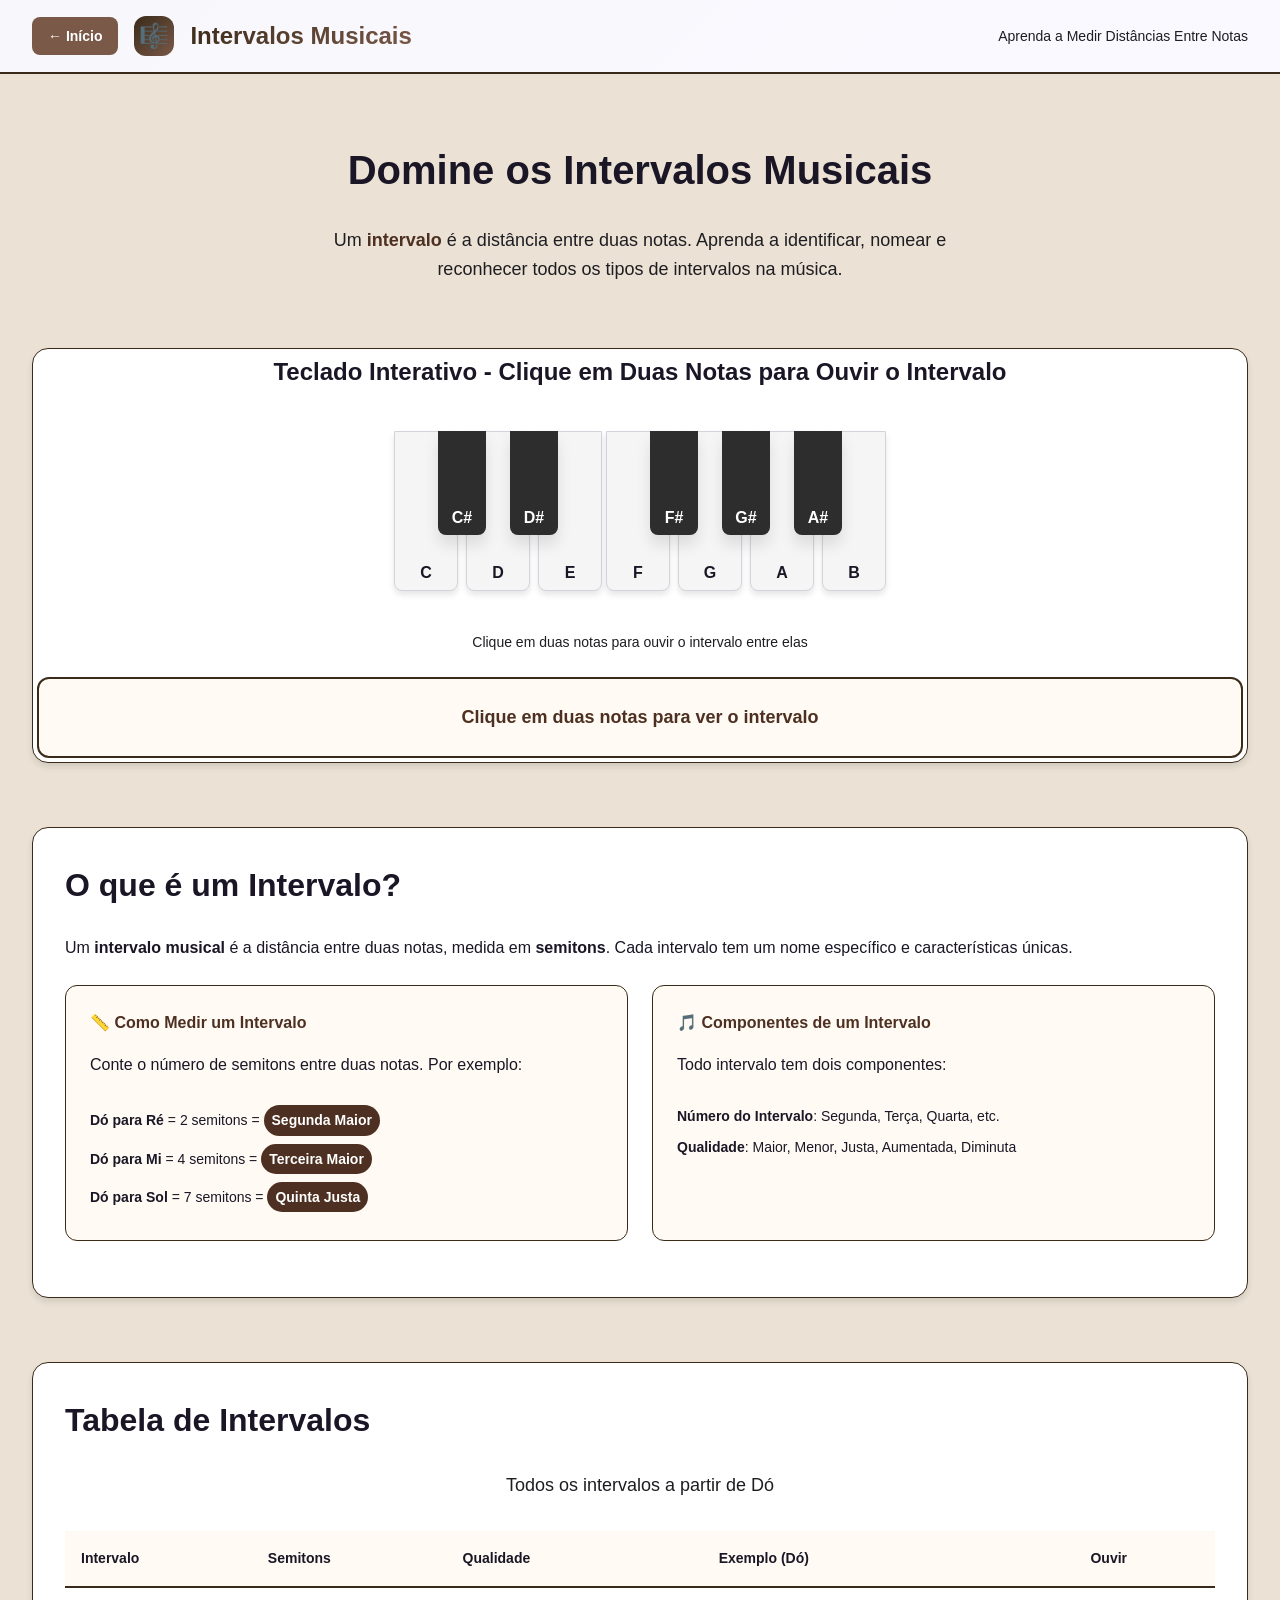
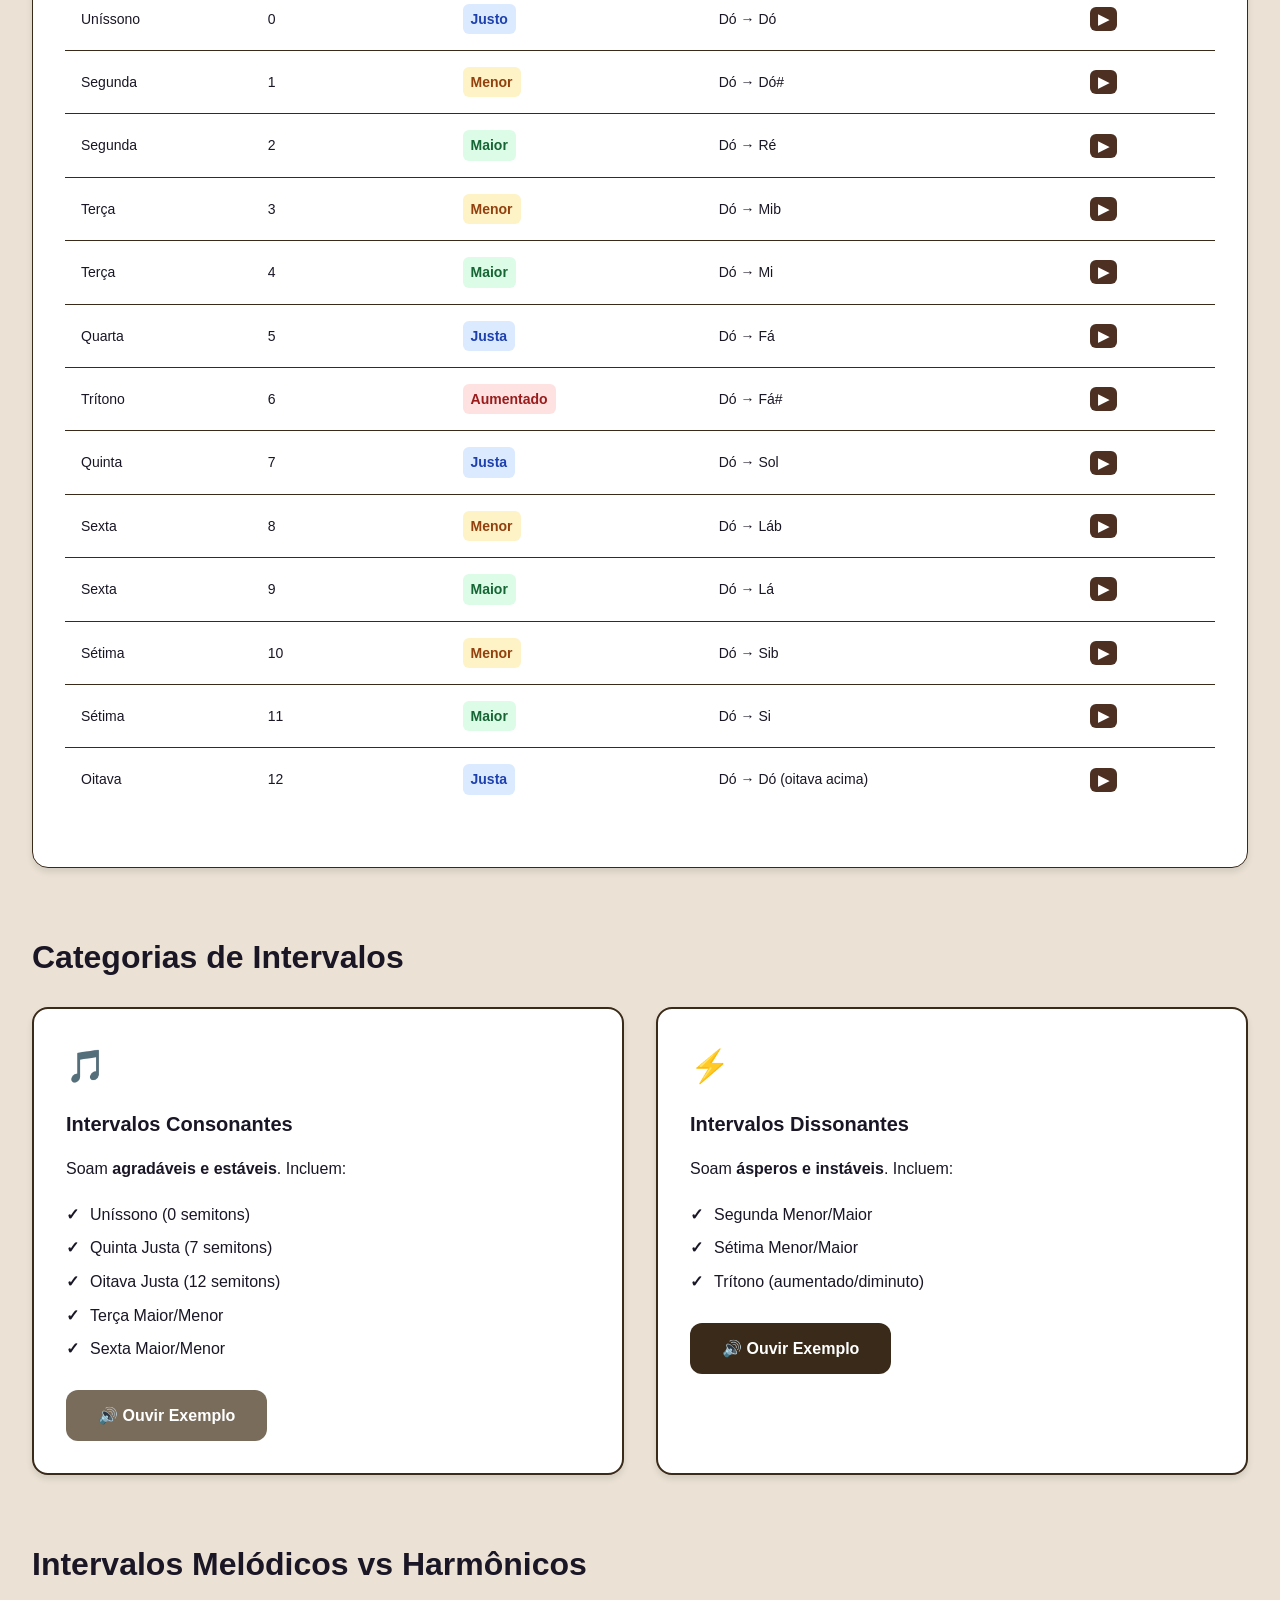
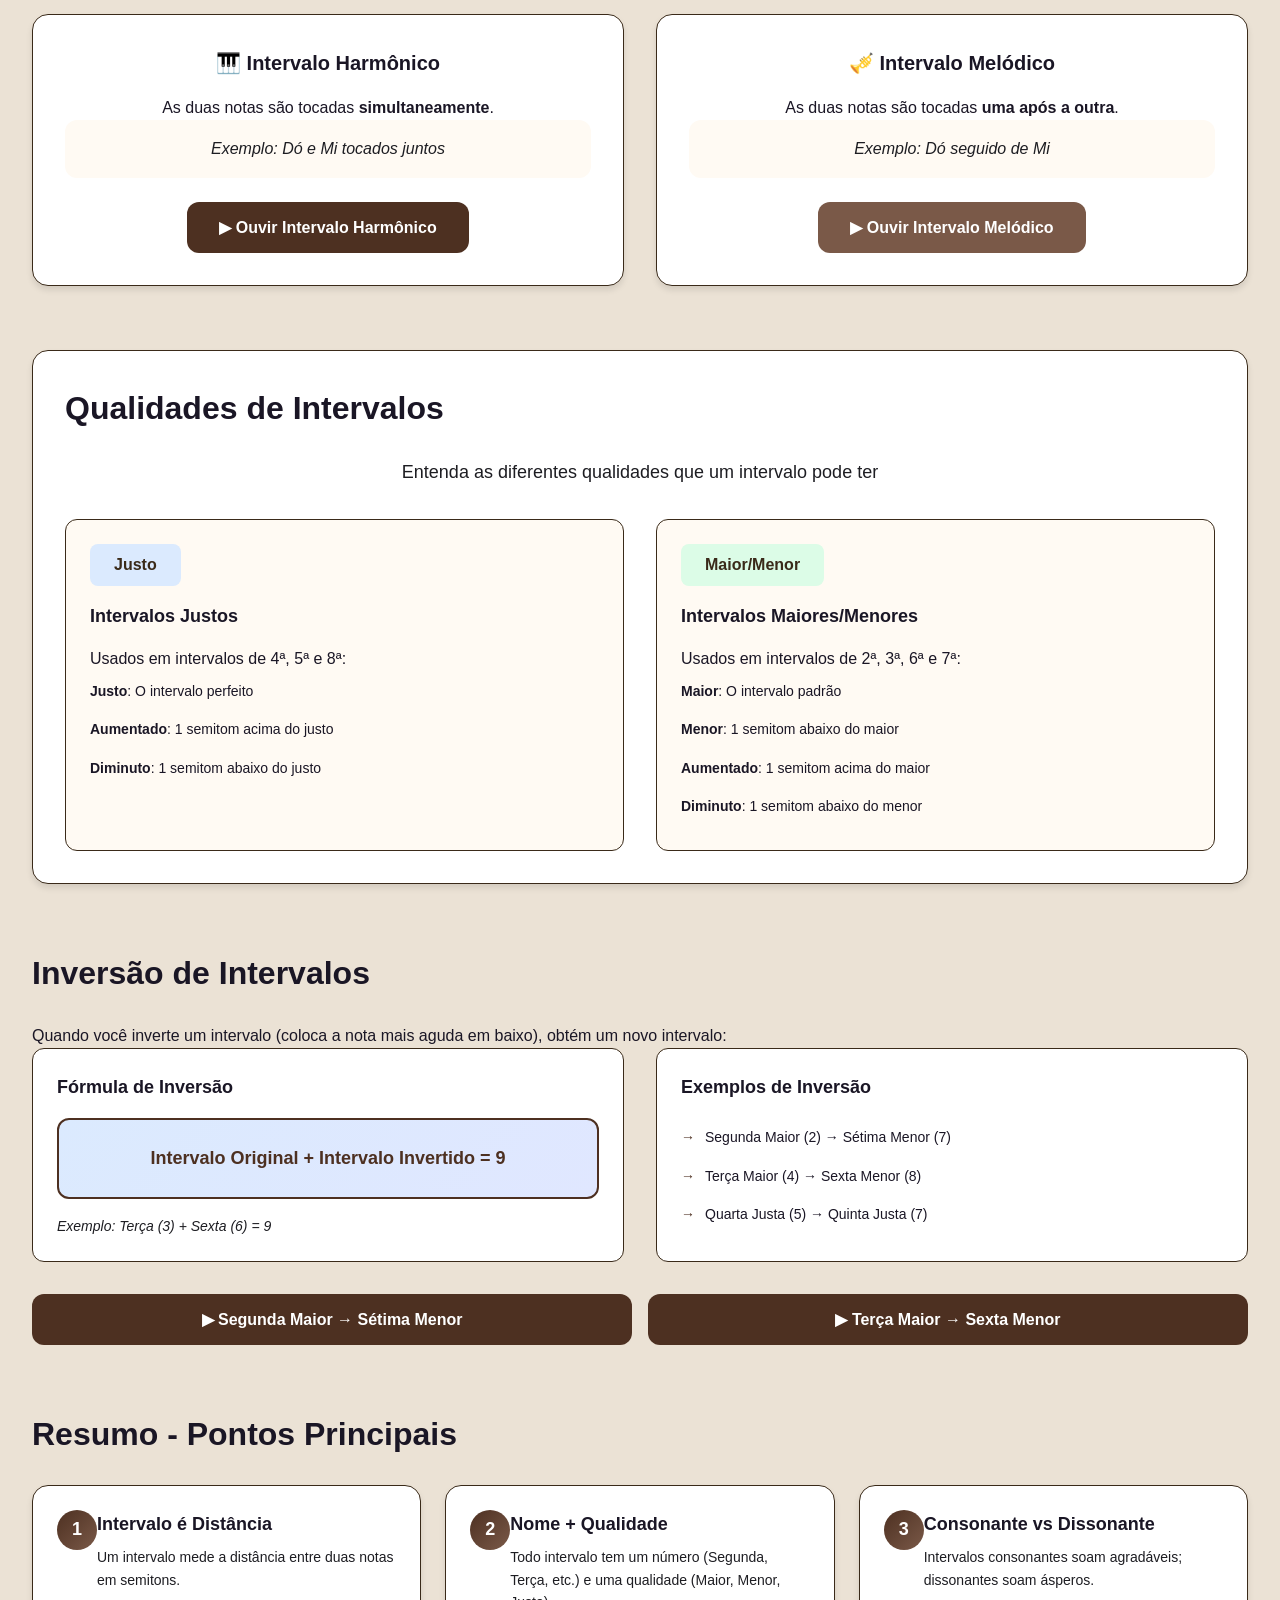
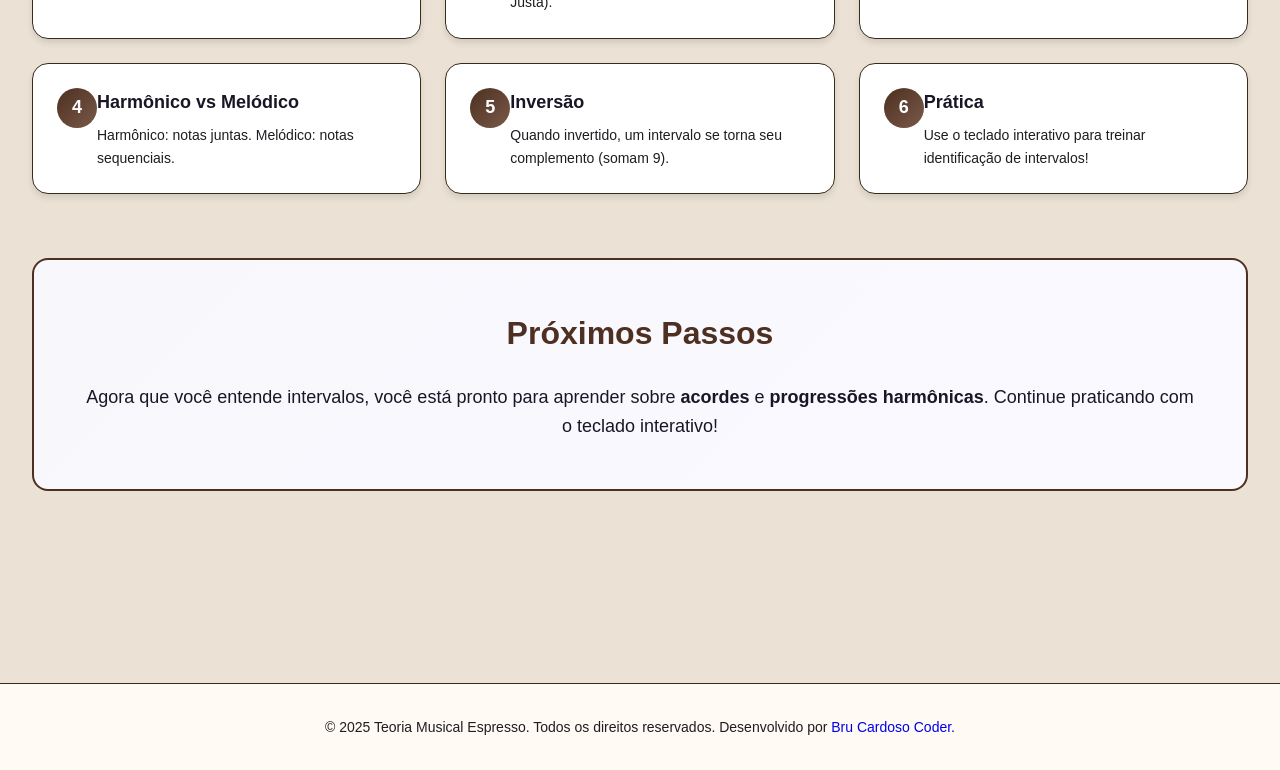
<file: intervalosmusicais.html>
<!DOCTYPE html>
<html lang="pt-BR">
<head>
    <meta charset="UTF-8">
    <meta name="viewport" content="width=device-width, initial-scale=1.0">
    <!-- Open Graph Meta Tags -->
    <meta property="og:url" content="https://brucardosocoder.github.io/teoria_musical_espresso">
    <meta property="og:type" content="website">
    <meta property="og:title" content="Teoria Musical">
    <meta property="og:description" content="Teoria Musical">
    <meta property="og:image" content="https://brucardosocoder.github.io/teoria_musical_espresso/teoria_musicalog.png">    
    <meta property="og:logo" content="https://brucardosocoder.github.io/teoria_musical_espresso/teoria_musicalog.png">
    <!-- Twitter Meta Tags -->
    <meta name="twitter:card" content="summary_large_image">
    <meta property="twitter:domain" content="https://brucardosocoder.github.io/teoria_musical_espresso">
    <meta property="twitter:url" content="https://brucardosocoder.github.io/teoria_musical_espresso">
    <meta name="twitter:title" content="Teoria Musical">
    <meta name="twitter:description" content="Teoria Musical">
    <meta name="twitter:image" content="https://brucardosocoder.github.io/luabrilhante/teoria_musical_espresso/teoria_musicalog.png">
    <title>Aula Interativa: Intervalos Musicais | Teoria Musical Espresso Espresso</title>
    <style>
        
:root {
    --color-primary: #4d3021;
    --color-primary-light: #3a2a19;
    --color-secondary: #7a5948;
    --color-accent: #ebdbc3;
    --color-consonante: #7a6c5a;
    --color-dissonante: #3a2a19;
    --color-background: #ebe2d5;
    --color-foreground: #1a1625;
    --color-card: #ffffff;
    --color-border: #3a2a19;
    --color-muted: #fffaf3;
    --color-muted-text: #1d1d22;

    --spacing-xs: 0.25rem;
    --spacing-sm: 0.5rem;
    --spacing-md: 1rem;
    --spacing-lg: 1.5rem;
    --spacing-xl: 2rem;
    --spacing-2xl: 3rem;
    --spacing-3xl: 4rem;

    --font-family: 'Segoe UI', Tahoma, Geneva, Verdana, sans-serif;
    --font-size-sm: 0.875rem;
    --font-size-base: 1rem;
    --font-size-lg: 1.125rem;
    --font-size-xl: 1.25rem;
    --font-size-2xl: 1.5rem;
    --font-size-3xl: 2rem;
    --font-size-4xl: 2.5rem;
    --font-size-5xl: 3rem;

    --radius-sm: 0.375rem;
    --radius-md: 0.5rem;
    --radius-lg: 0.75rem;
    --radius-xl: 1rem;

    --shadow-sm: 0 1px 2px rgba(0, 0, 0, 0.05);
    --shadow-md: 0 4px 6px rgba(0, 0, 0, 0.1);
    --shadow-lg: 0 10px 15px rgba(0, 0, 0, 0.1);
    --shadow-xl: 0 20px 25px rgba(0, 0, 0, 0.15);
}

* {
    margin: 0;
    padding: 0;
    box-sizing: border-box;
}

html {
    scroll-behavior: smooth;
}

a {
    text-decoration: none;
}

body {
    font-family: var(--font-family);
    background-color: var(--color-background);
    color: var(--color-foreground);
    line-height: 1.6;
    font-size: var(--font-size-base);
}

.container {
    width: 100%;
    max-width: 1280px;
    margin: 0 auto;
    padding: 0 var(--spacing-md);
}

@media (min-width: 768px) {
    .container {
        padding: 0 var(--spacing-lg);
    }
}

@media (min-width: 1024px) {
    .container {
        padding: 0 var(--spacing-xl);
    }
}
        
.header {
    background: linear-gradient(135deg, #f8f7fc 0%, #faf9ff 100%);
    border-bottom: 2px solid var(--color-border);
    position: sticky;
    top: 0;
    z-index: 50;
    backdrop-filter: blur(10px);
    background-color: rgba(248, 247, 252, 0.8);
}

.header-content {
    display: flex;
    align-items: center;
    justify-content: space-between;
    padding: var(--spacing-md) 0;
    gap: var(--spacing-lg);
}

.logo {
    display: flex;
    align-items: center;
    gap: var(--spacing-md);
}

.logo-icon {
    width: 2.5rem;
    height: 2.5rem;
    border-radius: var(--radius-lg);
    background: linear-gradient(135deg, #3a2a19 0%, #7a5948 100%);
    display: flex;
    align-items: center;
    justify-content: center;
    font-size: var(--font-size-2xl);
}

.logo h1 {
    font-size: var(--font-size-2xl);
    font-weight: 700;
    background: linear-gradient(135deg, #3a2a19 0%, #7a5948 100%);
    -webkit-background-clip: text;
    -webkit-text-fill-color: transparent;
    background-clip: text;
}

.header-subtitle {
    font-size: var(--font-size-sm);
    color: var(--color-muted-text);
    display: none;
}

@media (min-width: 640px) {
    .header-subtitle {
        display: block;
    }
}

.main {
    padding: var(--spacing-3xl) 0;
}

.section {
    margin-bottom: var(--spacing-3xl);
}

.section h2 {
    font-size: var(--font-size-3xl);
    font-weight: 700;
    margin-bottom: var(--spacing-lg);
}

.section-subtitle {
    font-size: var(--font-size-lg);
    color: var(--color-muted-text);
    margin-bottom: var(--spacing-xl);
    text-align: center;
}

.section-content {
    background-color: var(--color-card);
    border: 1px solid var(--color-border);
    border-radius: var(--radius-xl);
    padding: var(--spacing-xl);
    box-shadow: var(--shadow-md);
}

.section-content h2 {
    margin-top: 0;
}

.section-content p {
    margin-bottom: var(--spacing-lg);
}

.info-boxes {
    display: grid;
    grid-template-columns: 1fr;
    gap: var(--spacing-lg);
    margin-bottom: var(--spacing-lg);
}

@media (min-width: 768px) {
    .info-boxes {
        grid-template-columns: 1fr 1fr;
    }
}

.info-box {
    background-color: var(--color-muted);
    padding: var(--spacing-lg);
    border-radius: var(--radius-lg);
    border: 1px solid var(--color-border);
}

.info-box h4 {
    font-weight: 600;
    margin-bottom: var(--spacing-md);
    color: var(--color-primary);
}

.info-box ul {
    list-style: none;
    padding-left: 0;
}

.info-box li {
    padding: var(--spacing-xs) 0;
    font-size: var(--font-size-sm);
}

.hero {
    margin-bottom: var(--spacing-3xl);
}

.hero-content {
    text-align: center;
    margin-bottom: var(--spacing-3xl);
}

.hero-content h2 {
    font-size: var(--font-size-4xl);
    font-weight: 700;
    margin-bottom: var(--spacing-lg);
}

.hero-content p {
    font-size: var(--font-size-lg);
    color: var(--color-muted-text);
    max-width: 42rem;
    margin: 0 auto;
}

.highlight-interval {
    font-weight: 600;
    color: var(--color-primary);
}

.piano-section {
    background-color: var(--color-card);
    border: 1px solid var(--color-border);
    border-radius: var(--radius-xl);
    padding: var(--spacing-xs);
    box-shadow: var(--shadow-md);
}

.piano-section h3 {
    font-size: var(--font-size-2xl);
    font-weight: 600;
    text-align: center;
    margin-bottom: var(--spacing-lg);
}

.piano-container {
    margin-bottom: var(--spacing-lg);
    overflow-x: auto;
    padding: var(--spacing-md) 0;
}

.piano-keys {
    display: flex;
    gap: 0.25rem;
    justify-content: center;
    min-width: min-content;
}

.piano-key {
    border: none;
    cursor: pointer;
    transition: all 150ms ease-out;
    position: relative;
    display: flex;
    align-items: flex-end;
    justify-content: center;
    padding-bottom: var(--spacing-sm);
    font-size: var(--font-size-xs);
    font-weight: 700;
    border-radius: 0 0 var(--radius-md) var(--radius-md);
}

.piano-key-white {
    width: 4rem;
    height: 10rem;
    background-color: #f5f5f5;
    border: 1px solid #d1d5db;
    color: var(--color-foreground);
    box-shadow: var(--shadow-md);
}

.piano-key-white:hover {
    box-shadow: var(--shadow-lg);
    background-color: #f9f9f9;
}

.piano-key-black {
    width: 3rem;
    height: 6.5rem;
    background-color: #2d2d2d;
    color: white;
    box-shadow: var(--shadow-lg);
    margin-left: -1.5rem;
    margin-right: -1.5rem;
    z-index: 10;
}

.piano-key-black:hover {
    box-shadow: var(--shadow-xl);
    background-color: #1a1a1a;
}

.piano-key.active {
    background-color: var(--color-primary) !important;
    box-shadow: 0 10px 20px rgba(37, 99, 235, 0.4) !important;
}

.piano-hint {
    text-align: center;
    font-size: var(--font-size-sm);
    color: var(--color-muted-text);
    margin-bottom: var(--spacing-lg);
}

.interval-display {
    background-color: var(--color-muted);
    border: 2px solid var(--color-border);
    border-radius: var(--radius-lg);
    padding: var(--spacing-lg);
    text-align: center;
    min-height: 4rem;
    display: flex;
    align-items: center;
    justify-content: center;
}

.interval-display p {
    font-size: var(--font-size-lg);
    font-weight: 600;
    color: var(--color-primary);
    margin: 0;
}

@media (max-width: 640px) {
    .piano-key-white {
        width: 3rem;
        height: 8rem;
    }
    
    .piano-key-black {
        width: 2.25rem;
        height: 5rem;
    }
}

.intervals-table-section {
    background-color: var(--color-card);
    border: 1px solid var(--color-border);
    border-radius: var(--radius-xl);
    padding: var(--spacing-xl);
    box-shadow: var(--shadow-md);
}

.intervals-table-section h2 {
    margin-top: 0;
}

.table-wrapper {
    overflow-x: auto;
    margin-bottom: var(--spacing-lg);
}

.intervals-table {
    width: 100%;
    border-collapse: collapse;
    background-color: white;
}

.intervals-table thead {
    background-color: var(--color-muted);
    border-bottom: 2px solid var(--color-border);
}

.intervals-table th {
    padding: var(--spacing-md);
    text-align: left;
    font-weight: 600;
    font-size: var(--font-size-sm);
    color: var(--color-foreground);
}

.intervals-table td {
    padding: var(--spacing-md);
    border-bottom: 1px solid var(--color-border);
    font-size: var(--font-size-sm);
}

.intervals-table tr:hover {
    background-color: var(--color-muted);
}

.intervals-table tr:last-child td {
    border-bottom: none;
}

.quality-justa {
    display: inline-block;
    padding: var(--spacing-xs) var(--spacing-sm);
    background-color: #dbeafe;
    color: #1e40af;
    border-radius: var(--radius-sm);
    font-size: var(--font-size-xs);
    font-weight: 600;
}

.quality-maior {
    display: inline-block;
    padding: var(--spacing-xs) var(--spacing-sm);
    background-color: #dcfce7;
    color: #166534;
    border-radius: var(--radius-sm);
    font-size: var(--font-size-xs);
    font-weight: 600;
}

.quality-menor {
    display: inline-block;
    padding: var(--spacing-xs) var(--spacing-sm);
    background-color: #fef3c7;
    color: #92400e;
    border-radius: var(--radius-sm);
    font-size: var(--font-size-xs);
    font-weight: 600;
}

.quality-aumentada {
    display: inline-block;
    padding: var(--spacing-xs) var(--spacing-sm);
    background-color: #fee2e2;
    color: #991b1b;
    border-radius: var(--radius-sm);
    font-size: var(--font-size-xs);
    font-weight: 600;
}

.btn-small {
    padding: var(--spacing-xs) var(--spacing-sm);
    background-color: var(--color-primary);
    color: white;
    border: none;
    border-radius: var(--radius-sm);
    cursor: pointer;
    font-size: var(--font-size-sm);
    font-weight: 600;
    transition: all 150ms ease-out;
}

.btn-small:hover {
    background-color: var(--color-primary-light);
}

.categories-grid {
    display: grid;
    grid-template-columns: 1fr;
    gap: var(--spacing-xl);
}

@media (min-width: 768px) {
    .categories-grid {
        grid-template-columns: 1fr 1fr;
    }
}

.category-card {
    background-color: var(--color-card);
    border: 2px solid var(--color-border);
    border-radius: var(--radius-xl);
    padding: var(--spacing-xl);
    box-shadow: var(--shadow-md);
}

.category-icon {
    font-size: var(--font-size-3xl);
    margin-bottom: var(--spacing-md);
}

.category-card h3 {
    font-size: var(--font-size-xl);
    font-weight: 700;
    margin-bottom: var(--spacing-md);
}

.category-card p {
    margin-bottom: var(--spacing-md);
}

.category-card ul {
    list-style: none;
    padding-left: 0;
    margin-bottom: var(--spacing-lg);
}

.category-card li {
    padding: var(--spacing-xs) 0;
    padding-left: var(--spacing-lg);
    position: relative;
}

.category-card li::before {
    content: '✓';
    position: absolute;
    left: 0;
    font-weight: 700;
}

.comparison-grid {
    display: grid;
    grid-template-columns: 1fr;
    gap: var(--spacing-xl);
}

@media (min-width: 768px) {
    .comparison-grid {
        grid-template-columns: 1fr 1fr;
    }
}

.comparison-card {
    background-color: var(--color-card);
    border: 1px solid var(--color-border);
    border-radius: var(--radius-xl);
    padding: var(--spacing-xl);
    box-shadow: var(--shadow-md);
    text-align: center;
}

.comparison-card h3 {
    font-size: var(--font-size-xl);
    font-weight: 700;
    margin-bottom: var(--spacing-md);
}

.comparison-example {
    background-color: var(--color-muted);
    padding: var(--spacing-md);
    border-radius: var(--radius-lg);
    margin-bottom: var(--spacing-lg);
    font-style: italic;
    color: var(--color-muted-text);
}

.qualities-section {
    background-color: var(--color-card);
    border: 1px solid var(--color-border);
    border-radius: var(--radius-xl);
    padding: var(--spacing-xl);
    box-shadow: var(--shadow-md);
}

.qualities-grid {
    display: grid;
    grid-template-columns: 1fr;
    gap: var(--spacing-xl);
}

@media (min-width: 768px) {
    .qualities-grid {
        grid-template-columns: 1fr 1fr;
    }
}

.quality-card {
    background-color: var(--color-muted);
    border: 1px solid var(--color-border);
    border-radius: var(--radius-lg);
    padding: var(--spacing-lg);
}

.quality-badge {
    display: inline-block;
    padding: var(--spacing-sm) var(--spacing-lg);
    border-radius: var(--radius-md);
    font-weight: 600;
    color: #3a2a19;
    margin-bottom: var(--spacing-md);
}

.quality-card h4 {
    font-size: var(--font-size-lg);
    font-weight: 700;
    margin-bottom: var(--spacing-md);
}

.quality-card ul {
    list-style: none;
    padding-left: 0;
}

.quality-card li {
    padding: var(--spacing-sm) 0;
    font-size: var(--font-size-sm);
}

.inversion-grid {
    display: grid;
    grid-template-columns: 1fr;
    gap: var(--spacing-xl);
    margin-bottom: var(--spacing-xl);
}

@media (min-width: 768px) {
    .inversion-grid {
        grid-template-columns: 1fr 1fr;
    }
}

.inversion-card {
    background-color: var(--color-card);
    border: 1px solid var(--color-border);
    border-radius: var(--radius-lg);
    padding: var(--spacing-lg);
}

.inversion-card h3 {
    font-size: var(--font-size-lg);
    font-weight: 700;
    margin-bottom: var(--spacing-md);
}

.formula-box {
    background: linear-gradient(135deg, #dbeafe 0%, #e0e7ff 100%);
    border: 2px solid var(--color-primary);
    border-radius: var(--radius-lg);
    padding: var(--spacing-lg);
    text-align: center;
    margin-bottom: var(--spacing-md);
}

.formula-box p {
    font-size: var(--font-size-lg);
    font-weight: 700;
    color: var(--color-primary);
    margin: 0;
}

.formula-example {
    font-size: var(--font-size-sm);
    color: var(--color-muted-text);
    font-style: italic;
}

.inversion-card ul {
    list-style: none;
    padding-left: 0;
}

.inversion-card li {
    padding: var(--spacing-sm) 0;
    padding-left: var(--spacing-lg);
    position: relative;
    font-size: var(--font-size-sm);
}

.inversion-card li::before {
    content: '→';
    position: absolute;
    left: 0;
    font-weight: 700;
    color: var(--color-primary);
}

.inversion-examples {
    display: grid;
    grid-template-columns: 1fr;
    gap: var(--spacing-md);
}

@media (min-width: 768px) {
    .inversion-examples {
        grid-template-columns: 1fr 1fr;
    }
}

.summary-section {
    margin-bottom: var(--spacing-3xl);
}

.summary-cards {
    display: grid;
    grid-template-columns: 1fr;
    gap: var(--spacing-lg);
}

@media (min-width: 768px) {
    .summary-cards {
        grid-template-columns: repeat(2, 1fr);
    }
}

@media (min-width: 1024px) {
    .summary-cards {
        grid-template-columns: repeat(3, 1fr);
    }
}

.summary-card {
    background-color: var(--color-card);
    border: 1px solid var(--color-border);
    border-radius: var(--radius-xl);
    padding: var(--spacing-lg);
    box-shadow: var(--shadow-md);
    position: relative;
    padding-left: var(--spacing-3xl);
}

.summary-number {
    position: absolute;
    left: var(--spacing-lg);
    top: var(--spacing-lg);
    width: 2.5rem;
    height: 2.5rem;
    background: linear-gradient(135deg, var(--color-primary) 0%, var(--color-secondary) 100%);
    border-radius: 50%;
    display: flex;
    align-items: center;
    justify-content: center;
    font-weight: 700;
    font-size: var(--font-size-lg);
    color: white;
}

.summary-card h3 {
    font-size: var(--font-size-lg);
    font-weight: 700;
    margin-bottom: var(--spacing-sm);
}

.summary-card p {
    font-size: var(--font-size-sm);
    color: var(--color-muted-text);
    margin: 0;
}

.conclusion-section {
    margin-bottom: var(--spacing-3xl);
}

.conclusion-card {
    background: linear-gradient(135deg, #f8f7fc 0%, #faf9ff 100%);
    border: 2px solid var(--color-primary);
    border-radius: var(--radius-xl);
    padding: var(--spacing-2xl);
    text-align: center;
}

.conclusion-card h2 {
    margin-top: 0;
    color: var(--color-primary);
}

.conclusion-card p {
    font-size: var(--font-size-lg);
    color: var(--color-foreground);
}
        
.btn {
    display: inline-flex;
    align-items: center;
    gap: var(--spacing-sm);
    padding: var(--spacing-md) var(--spacing-xl);
    border: none;
    border-radius: var(--radius-lg);
    font-size: var(--font-size-base);
    font-weight: 600;
    cursor: pointer;
    transition: all 200ms ease-out;
    width: 100%;
    justify-content: center;
}

@media (min-width: 768px) {
    .btn {
        width: auto;
    }
}

.btn-primary {
    background-color: var(--color-primary);
    color: white;
}

.btn-primary:hover {
    background-color: var(--color-primary-light);
    box-shadow: var(--shadow-lg);
}

.btn-secondary {
    background-color: var(--color-secondary);
    color: white;
}

.btn-secondary:hover {
    background-color: #6d28d9;
    box-shadow: var(--shadow-lg);
}

.btn-consonante {
    background-color: var(--color-consonante);
    color: white;
}

.btn-consonante:hover {
    background-color: #059669;
    box-shadow: var(--shadow-lg);
}

.btn-dissonante {
    background-color: var(--color-dissonante);
    color: white;
}

.btn-dissonante:hover {
    background-color: #dc2626;
    box-shadow: var(--shadow-lg);
}

.badge {
    display: inline-block;
    padding: var(--spacing-xs) var(--spacing-sm);
    border-radius: 9999px;
    font-size: var(--font-size-xs);
    font-weight: 600;
}

.badge-interval {
    background-color: var(--color-primary);
    color: white;
}

.footer {
    border-top: 1px solid var(--color-border);
    background-color: var(--color-muted);
    padding: var(--spacing-xl) 0;
    margin-top: var(--spacing-3xl);
}

.footer p {
    text-align: center;
    font-size: var(--font-size-sm);
    color: var(--color-muted-text);
}

@media (max-width: 640px) {
    .header-content {
        flex-direction: column;
        gap: var(--spacing-sm);
    }
    
    .logo h1 {
        font-size: var(--font-size-xl);
    }
    
    .hero-content h2 {
        font-size: var(--font-size-2xl);
    }
    
    .section h2 {
        font-size: var(--font-size-2xl);
    }
    
    .summary-cards {
        grid-template-columns: 1fr;
    }
}

.back-btn {
            background-color: #7a5948;
            color: white;
            padding: 0.5rem 1rem;
            border-radius: 0.5rem;
            text-decoration: none;
            font-size: 0.875rem;
            font-weight: 600;
            transition: background-color 0.2s;
            white-space: nowrap;
        }
        
        .back-btn:hover {
            background-color: #3a2a19;
        }

    </style>
</head>
<body>
    <!-- Header -->
    <header class="header">
        <div class="container">
            <div class="header-content">
                <div class="logo">  
            <a href="index.html" class="back-btn">← Início</a>
                    <div class="logo-icon">🎼</div>
                    <h1>Intervalos Musicais</h1>
                </div>
                <p class="header-subtitle">Aprenda a Medir Distâncias Entre Notas</p>
            </div>
        </div>
    </header>

    <!-- Main Content -->
    <main class="main">
        <div class="container">
            <!-- Hero Section -->
            <section class="hero">
                <div class="hero-content">
                    <h2>Domine os Intervalos Musicais</h2>
                    <p>Um <span class="highlight-interval">intervalo</span> é a distância entre duas notas. Aprenda a identificar, nomear e reconhecer todos os tipos de intervalos na música.</p>
                </div>

                <!-- Interactive Piano -->
                <div class="piano-section">
                    <h3>Teclado Interativo - Clique em Duas Notas para Ouvir o Intervalo</h3>
                    <div class="piano-container">
                        <div class="piano-keys" id="pianoKeys"></div>
                    </div>
                    <p class="piano-hint">Clique em duas notas para ouvir o intervalo entre elas</p>
                    <div class="interval-display" id="intervalDisplay">
                        <p>Clique em duas notas para ver o intervalo</p>
                    </div>
                </div>
            </section>

            <!-- O que é um Intervalo -->
            <section class="section">
                <div class="section-content">
                    <h2>O que é um Intervalo?</h2>
                    <p>Um <strong>intervalo musical</strong> é a distância entre duas notas, medida em <strong>semitons</strong>. Cada intervalo tem um nome específico e características únicas.</p>
                    
                    <div class="info-boxes">
                        <div class="info-box">
                            <h4>📏 Como Medir um Intervalo</h4>
                            <p>Conte o número de semitons entre duas notas. Por exemplo:</p>
                            <ul>
                                <li><strong>Dó para Ré</strong> = 2 semitons = <span class="badge badge-interval">Segunda Maior</span></li>
                                <li><strong>Dó para Mi</strong> = 4 semitons = <span class="badge badge-interval">Terceira Maior</span></li>
                                <li><strong>Dó para Sol</strong> = 7 semitons = <span class="badge badge-interval">Quinta Justa</span></li>
                            </ul>
                        </div>

                        <div class="info-box">
                            <h4>🎵 Componentes de um Intervalo</h4>
                            <p>Todo intervalo tem dois componentes:</p>
                            <ul>
                                <li><strong>Número do Intervalo</strong>: Segunda, Terça, Quarta, etc.</li>
                                <li><strong>Qualidade</strong>: Maior, Menor, Justa, Aumentada, Diminuta</li>
                            </ul>
                        </div>
                    </div>
                </div>
            </section>

            <!-- Tabela de Intervalos -->
            <section class="section intervals-table-section">
                <h2>Tabela de Intervalos</h2>
                <p class="section-subtitle">Todos os intervalos a partir de Dó</p>
                
                <div class="table-wrapper">
                    <table class="intervals-table">
                        <thead>
                            <tr>
                                <th>Intervalo</th>
                                <th>Semitons</th>
                                <th>Qualidade</th>
                                <th>Exemplo (Dó)</th>
                                <th>Ouvir</th>
                            </tr>
                        </thead>
                        <tbody>
                            <tr>
                                <td>Uníssono</td>
                                <td>0</td>
                                <td><span class="quality-justa">Justo</span></td>
                                <td>Dó → Dó</td>
                                <td><button class="btn-small" onclick="playInterval(0, 'Uníssono')">▶</button></td>
                            </tr>
                            <tr>
                                <td>Segunda</td>
                                <td>1</td>
                                <td><span class="quality-menor">Menor</span></td>
                                <td>Dó → Dó#</td>
                                <td><button class="btn-small" onclick="playInterval(1, 'Segunda Menor')">▶</button></td>
                            </tr>
                            <tr>
                                <td>Segunda</td>
                                <td>2</td>
                                <td><span class="quality-maior">Maior</span></td>
                                <td>Dó → Ré</td>
                                <td><button class="btn-small" onclick="playInterval(2, 'Segunda Maior')">▶</button></td>
                            </tr>
                            <tr>
                                <td>Terça</td>
                                <td>3</td>
                                <td><span class="quality-menor">Menor</span></td>
                                <td>Dó → Mib</td>
                                <td><button class="btn-small" onclick="playInterval(3, 'Terça Menor')">▶</button></td>
                            </tr>
                            <tr>
                                <td>Terça</td>
                                <td>4</td>
                                <td><span class="quality-maior">Maior</span></td>
                                <td>Dó → Mi</td>
                                <td><button class="btn-small" onclick="playInterval(4, 'Terça Maior')">▶</button></td>
                            </tr>
                            <tr>
                                <td>Quarta</td>
                                <td>5</td>
                                <td><span class="quality-justa">Justa</span></td>
                                <td>Dó → Fá</td>
                                <td><button class="btn-small" onclick="playInterval(5, 'Quarta Justa')">▶</button></td>
                            </tr>
                            <tr>
                                <td>Trítono</td>
                                <td>6</td>
                                <td><span class="quality-aumentada">Aumentado</span></td>
                                <td>Dó → Fá#</td>
                                <td><button class="btn-small" onclick="playInterval(6, 'Trítono')">▶</button></td>
                            </tr>
                            <tr>
                                <td>Quinta</td>
                                <td>7</td>
                                <td><span class="quality-justa">Justa</span></td>
                                <td>Dó → Sol</td>
                                <td><button class="btn-small" onclick="playInterval(7, 'Quinta Justa')">▶</button></td>
                            </tr>
                            <tr>
                                <td>Sexta</td>
                                <td>8</td>
                                <td><span class="quality-menor">Menor</span></td>
                                <td>Dó → Láb</td>
                                <td><button class="btn-small" onclick="playInterval(8, 'Sexta Menor')">▶</button></td>
                            </tr>
                            <tr>
                                <td>Sexta</td>
                                <td>9</td>
                                <td><span class="quality-maior">Maior</span></td>
                                <td>Dó → Lá</td>
                                <td><button class="btn-small" onclick="playInterval(9, 'Sexta Maior')">▶</button></td>
                            </tr>
                            <tr>
                                <td>Sétima</td>
                                <td>10</td>
                                <td><span class="quality-menor">Menor</span></td>
                                <td>Dó → Sib</td>
                                <td><button class="btn-small" onclick="playInterval(10, 'Sétima Menor')">▶</button></td>
                            </tr>
                            <tr>
                                <td>Sétima</td>
                                <td>11</td>
                                <td><span class="quality-maior">Maior</span></td>
                                <td>Dó → Si</td>
                                <td><button class="btn-small" onclick="playInterval(11, 'Sétima Maior')">▶</button></td>
                            </tr>
                            <tr>
                                <td>Oitava</td>
                                <td>12</td>
                                <td><span class="quality-justa">Justa</span></td>
                                <td>Dó → Dó (oitava acima)</td>
                                <td><button class="btn-small" onclick="playInterval(12, 'Oitava Justa')">▶</button></td>
                            </tr>
                        </tbody>
                    </table>
                </div>
            </section>

            <!-- Categorias de Intervalos -->
            <section class="section">
                <h2>Categorias de Intervalos</h2>
                
                <div class="categories-grid">
                    <div class="category-card">
                        <div class="category-icon">🎵</div>
                        <h3>Intervalos Consonantes</h3>
                        <p>Soam <strong>agradáveis e estáveis</strong>. Incluem:</p>
                        <ul>
                            <li>Uníssono (0 semitons)</li>
                            <li>Quinta Justa (7 semitons)</li>
                            <li>Oitava Justa (12 semitons)</li>
                            <li>Terça Maior/Menor</li>
                            <li>Sexta Maior/Menor</li>
                        </ul>
                        <button class="btn btn-consonante" onclick="playConsonantExample()">
                            🔊 Ouvir Exemplo
                        </button>
                    </div>

                    <div class="category-card">
                        <div class="category-icon">⚡</div>
                        <h3>Intervalos Dissonantes</h3>
                        <p>Soam <strong>ásperos e instáveis</strong>. Incluem:</p>
                        <ul>
                            <li>Segunda Menor/Maior</li>
                            <li>Sétima Menor/Maior</li>
                            <li>Trítono (aumentado/diminuto)</li>
                        </ul>
                        <button class="btn btn-dissonante" onclick="playDissonantExample()">
                            🔊 Ouvir Exemplo
                        </button>
                    </div>
                </div>
            </section>

            <!-- Intervalos Melódicos vs Harmônicos -->
            <section class="section">
                <h2>Intervalos Melódicos vs Harmônicos</h2>
                
                <div class="comparison-grid">
                    <div class="comparison-card">
                        <h3>🎹 Intervalo Harmônico</h3>
                        <p>As duas notas são tocadas <strong>simultaneamente</strong>.</p>
                        <p class="comparison-example">Exemplo: Dó e Mi tocados juntos</p>
                        <button class="btn btn-primary" onclick="playHarmonicInterval()">
                            ▶ Ouvir Intervalo Harmônico
                        </button>
                    </div>

                    <div class="comparison-card">
                        <h3>🎺 Intervalo Melódico</h3>
                        <p>As duas notas são tocadas <strong>uma após a outra</strong>.</p>
                        <p class="comparison-example">Exemplo: Dó seguido de Mi</p>
                        <button class="btn btn-secondary" onclick="playMelodicInterval()">
                            ▶ Ouvir Intervalo Melódico
                        </button>
                    </div>
                </div>
            </section>

            <!-- Qualidades de Intervalos -->
            <section class="section qualities-section">
                <h2>Qualidades de Intervalos</h2>
                <p class="section-subtitle">Entenda as diferentes qualidades que um intervalo pode ter</p>

                <div class="qualities-grid">
                    <div class="quality-card">
                        <div class="quality-badge quality-justa">Justo</div>
                        <h4>Intervalos Justos</h4>
                        <p>Usados em intervalos de 4ª, 5ª e 8ª:</p>
                        <ul>
                            <li><strong>Justo</strong>: O intervalo perfeito</li>
                            <li><strong>Aumentado</strong>: 1 semitom acima do justo</li>
                            <li><strong>Diminuto</strong>: 1 semitom abaixo do justo</li>
                        </ul>
                    </div>

                    <div class="quality-card">
                        <div class="quality-badge quality-maior">Maior/Menor</div>
                        <h4>Intervalos Maiores/Menores</h4>
                        <p>Usados em intervalos de 2ª, 3ª, 6ª e 7ª:</p>
                        <ul>
                            <li><strong>Maior</strong>: O intervalo padrão</li>
                            <li><strong>Menor</strong>: 1 semitom abaixo do maior</li>
                            <li><strong>Aumentado</strong>: 1 semitom acima do maior</li>
                            <li><strong>Diminuto</strong>: 1 semitom abaixo do menor</li>
                        </ul>
                    </div>
                </div>
            </section>

            <!-- Inversão de Intervalos -->
            <section class="section">
                <h2>Inversão de Intervalos</h2>
                <p>Quando você inverte um intervalo (coloca a nota mais aguda em baixo), obtém um novo intervalo:</p>

                <div class="inversion-grid">
                    <div class="inversion-card">
                        <h3>Fórmula de Inversão</h3>
                        <div class="formula-box">
                            <p><strong>Intervalo Original + Intervalo Invertido = 9</strong></p>
                        </div>
                        <p class="formula-example">Exemplo: Terça (3) + Sexta (6) = 9</p>
                    </div>

                    <div class="inversion-card">
                        <h3>Exemplos de Inversão</h3>
                        <ul>
                            <li>Segunda Maior (2) → Sétima Menor (7)</li>
                            <li>Terça Maior (4) → Sexta Menor (8)</li>
                            <li>Quarta Justa (5) → Quinta Justa (7)</li>
                        </ul>
                    </div>
                </div>

                <div class="inversion-examples">
                    <button class="btn btn-primary" onclick="playInversionExample(2, 'Segunda Maior')">
                        ▶ Segunda Maior → Sétima Menor
                    </button>
                    <button class="btn btn-primary" onclick="playInversionExample(4, 'Terça Maior')">
                        ▶ Terça Maior → Sexta Menor
                    </button>
                </div>
            </section>

            <!-- Resumo -->
            <section class="section summary-section">
                <h2>Resumo - Pontos Principais</h2>
                
                <div class="summary-cards">
                    <div class="summary-card">
                        <div class="summary-number">1</div>
                        <h3>Intervalo é Distância</h3>
                        <p>Um intervalo mede a distância entre duas notas em semitons.</p>
                    </div>

                    <div class="summary-card">
                        <div class="summary-number">2</div>
                        <h3>Nome + Qualidade</h3>
                        <p>Todo intervalo tem um número (Segunda, Terça, etc.) e uma qualidade (Maior, Menor, Justa).</p>
                    </div>

                    <div class="summary-card">
                        <div class="summary-number">3</div>
                        <h3>Consonante vs Dissonante</h3>
                        <p>Intervalos consonantes soam agradáveis; dissonantes soam ásperos.</p>
                    </div>

                    <div class="summary-card">
                        <div class="summary-number">4</div>
                        <h3>Harmônico vs Melódico</h3>
                        <p>Harmônico: notas juntas. Melódico: notas sequenciais.</p>
                    </div>

                    <div class="summary-card">
                        <div class="summary-number">5</div>
                        <h3>Inversão</h3>
                        <p>Quando invertido, um intervalo se torna seu complemento (somam 9).</p>
                    </div>

                    <div class="summary-card">
                        <div class="summary-number">6</div>
                        <h3>Prática</h3>
                        <p>Use o teclado interativo para treinar identificação de intervalos!</p>
                    </div>
                </div>
            </section>

            <!-- Conclusão -->
            <section class="section conclusion-section">
                <div class="conclusion-card">
                    <h2>Próximos Passos</h2>
                    <p>Agora que você entende intervalos, você está pronto para aprender sobre <strong>acordes</strong> e <strong>progressões harmônicas</strong>. Continue praticando com o teclado interativo!</p>
                </div>
            </section>
        </div>
    </main>

    <!-- Footer -->
    <footer class="footer">
        <div class="container">
            <p>&copy; 2025 Teoria Musical Espresso. Todos os direitos reservados. Desenvolvido por <a href="https://wa.me/5521989978029" target="_blank" class="underline">Bru Cardoso Coder.</a></p>
        </div>
    </footer>

    <script>
        // ===========================
// CONFIGURAÇÃO DE NOTAS
// ===========================

const notes = [
    { name: 'C', frequency: 261.63, isBlack: false },
    { name: 'C#', frequency: 277.18, isBlack: true },
    { name: 'D', frequency: 293.66, isBlack: false },
    { name: 'D#', frequency: 311.13, isBlack: true },
    { name: 'E', frequency: 329.63, isBlack: false },
    { name: 'F', frequency: 349.23, isBlack: false },
    { name: 'F#', frequency: 369.99, isBlack: true },
    { name: 'G', frequency: 392.0, isBlack: false },
    { name: 'G#', frequency: 415.3, isBlack: true },
    { name: 'A', frequency: 440.0, isBlack: false },
    { name: 'A#', frequency: 466.16, isBlack: true },
    { name: 'B', frequency: 493.88, isBlack: false },
];

const intervalNames = [
    'Uníssono',
    'Segunda Menor',
    'Segunda Maior',
    'Terça Menor',
    'Terça Maior',
    'Quarta Justa',
    'Trítono',
    'Quinta Justa',
    'Sexta Menor',
    'Sexta Maior',
    'Sétima Menor',
    'Sétima Maior',
    'Oitava Justa'
];

// ===========================
// CONTEXTO DE ÁUDIO
// ===========================

let audioContext = null;
let firstNote = null;
let firstNoteElement = null;

function getAudioContext() {
    if (!audioContext) {
        audioContext = new (window.AudioContext || window.webkitAudioContext)();
    }
    return audioContext;
}

// ===========================
// FUNÇÕES DE ÁUDIO
// ===========================

function playNote(frequency, duration = 0.5) {
    const ctx = getAudioContext();
    const osc = ctx.createOscillator();
    const gain = ctx.createGain();

    osc.connect(gain);
    gain.connect(ctx.destination);

    osc.frequency.value = frequency;
    osc.type = 'sine';

    gain.gain.setValueAtTime(0.3, ctx.currentTime);
    gain.gain.exponentialRampToValueAtTime(0.01, ctx.currentTime + duration);

    osc.start(ctx.currentTime);
    osc.stop(ctx.currentTime + duration);
}

function playTwoNotes(freq1, freq2, harmonic = true, duration = 0.6) {
    const ctx = getAudioContext();
    
    if (harmonic) {
        // Harmônico: toca as duas notas simultaneamente
        const osc1 = ctx.createOscillator();
        const osc2 = ctx.createOscillator();
        const gain = ctx.createGain();

        osc1.connect(gain);
        osc2.connect(gain);
        gain.connect(ctx.destination);

        osc1.frequency.value = freq1;
        osc2.frequency.value = freq2;
        osc1.type = 'sine';
        osc2.type = 'sine';

        gain.gain.setValueAtTime(0.2, ctx.currentTime);
        gain.gain.exponentialRampToValueAtTime(0.01, ctx.currentTime + duration);

        osc1.start(ctx.currentTime);
        osc2.start(ctx.currentTime);
        osc1.stop(ctx.currentTime + duration);
        osc2.stop(ctx.currentTime + duration);
    } else {
        // Melódico: toca uma nota após a outra
        playNote(freq1, duration / 2);
        setTimeout(() => {
            playNote(freq2, duration / 2);
        }, (duration / 2) * 1000);
    }
}

function playSequence(frequencies, interval = 0.3) {
    frequencies.forEach((freq, index) => {
        setTimeout(() => {
            playNote(freq, 0.4);
        }, index * interval * 1000);
    });
}

// ===========================
// TECLADO DE PIANO
// ===========================

function initPiano() {
    const pianoKeys = document.getElementById('pianoKeys');
    
    notes.forEach((note, idx) => {
        const key = document.createElement('button');
        key.className = `piano-key ${note.isBlack ? 'piano-key-black' : 'piano-key-white'}`;
        key.title = `${note.name} (${note.frequency.toFixed(2)} Hz)`;
        key.textContent = note.name;
        key.dataset.frequency = note.frequency;
        key.dataset.index = idx;
        
        key.addEventListener('click', () => {
            handlePianoKeyClick(key, note, idx);
        });
        
        pianoKeys.appendChild(key);
    });
}

function handlePianoKeyClick(keyElement, note, index) {
    const intervalDisplay = document.getElementById('intervalDisplay');
    
    if (firstNote === null) {
        // Primeira nota selecionada
        firstNote = note;
        firstNoteElement = keyElement;
        keyElement.classList.add('active');
        playNote(note.frequency);
        
        intervalDisplay.innerHTML = `<p>Primeira nota: <strong>${note.name}</strong><br>Clique em outra nota para ouvir o intervalo</p>`;
    } else {
        // Segunda nota selecionada
        const semitones = Math.abs(index - notes.findIndex(n => n.frequency === firstNote.frequency));
        const intervalName = intervalNames[semitones] || 'Intervalo desconhecido';
        
        // Toca o intervalo harmônico
        playTwoNotes(firstNote.frequency, note.frequency, true, 0.8);
        
        // Atualiza o display
        intervalDisplay.innerHTML = `
            <p>
                <strong>${firstNote.name}</strong> → <strong>${note.name}</strong><br>
                <span style="font-size: 1.25rem; font-weight: 700; color: #2563eb;">${intervalName}</span><br>
                <span style="font-size: 0.875rem; color: #475569;">${semitones} semitom${semitones !== 1 ? 's' : ''}</span>
            </p>
        `;
        
        // Remove a classe ativa da primeira nota
        if (firstNoteElement) {
            firstNoteElement.classList.remove('active');
        }
        
        // Reseta para próxima seleção
        setTimeout(() => {
            firstNote = null;
            firstNoteElement = null;
            intervalDisplay.innerHTML = `<p>Clique em duas notas para ver o intervalo</p>`;
        }, 1500);
    }
}

// ===========================
// EXEMPLOS DE INTERVALOS
// ===========================

function playInterval(semitones, name) {
    const baseFreq = 261.63; // Dó
    const targetFreq = baseFreq * Math.pow(2, semitones / 12);
    playTwoNotes(baseFreq, targetFreq, true, 0.6);
}

function playConsonantExample() {
    // Quinta Justa (7 semitons) - consonante
    const baseFreq = 261.63;
    const fifthFreq = baseFreq * Math.pow(2, 7 / 12);
    playTwoNotes(baseFreq, fifthFreq, true, 0.8);
}

function playDissonantExample() {
    // Trítono (6 semitons) - dissonante
    const baseFreq = 261.63;
    const tritoneFreq = baseFreq * Math.pow(2, 6 / 12);
    playTwoNotes(baseFreq, tritoneFreq, true, 0.8);
}

function playHarmonicInterval() {
    // Terça Maior (4 semitons) - harmônico
    const baseFreq = 261.63;
    const thirdFreq = baseFreq * Math.pow(2, 4 / 12);
    playTwoNotes(baseFreq, thirdFreq, true, 0.8);
}

function playMelodicInterval() {
    // Terça Maior (4 semitons) - melódico
    const baseFreq = 261.63;
    const thirdFreq = baseFreq * Math.pow(2, 4 / 12);
    playTwoNotes(baseFreq, thirdFreq, false, 0.8);
}

function playInversionExample(semitones, name) {
    // Toca o intervalo original e depois o invertido
    const baseFreq = 261.63;
    const targetFreq = baseFreq * Math.pow(2, semitones / 12);
    
    // Intervalo original
    playTwoNotes(baseFreq, targetFreq, true, 0.5);
    
    // Intervalo invertido (após 1 segundo)
    setTimeout(() => {
        const inverted = 12 - semitones;
        const invertedFreq = baseFreq * Math.pow(2, inverted / 12);
        playTwoNotes(baseFreq, invertedFreq, true, 0.5);
    }, 1000);
}

// ===========================
// INICIALIZAÇÃO
// ===========================

document.addEventListener('DOMContentLoaded', () => {
    initPiano();
});

    </script>
</body>
</html>
</file>
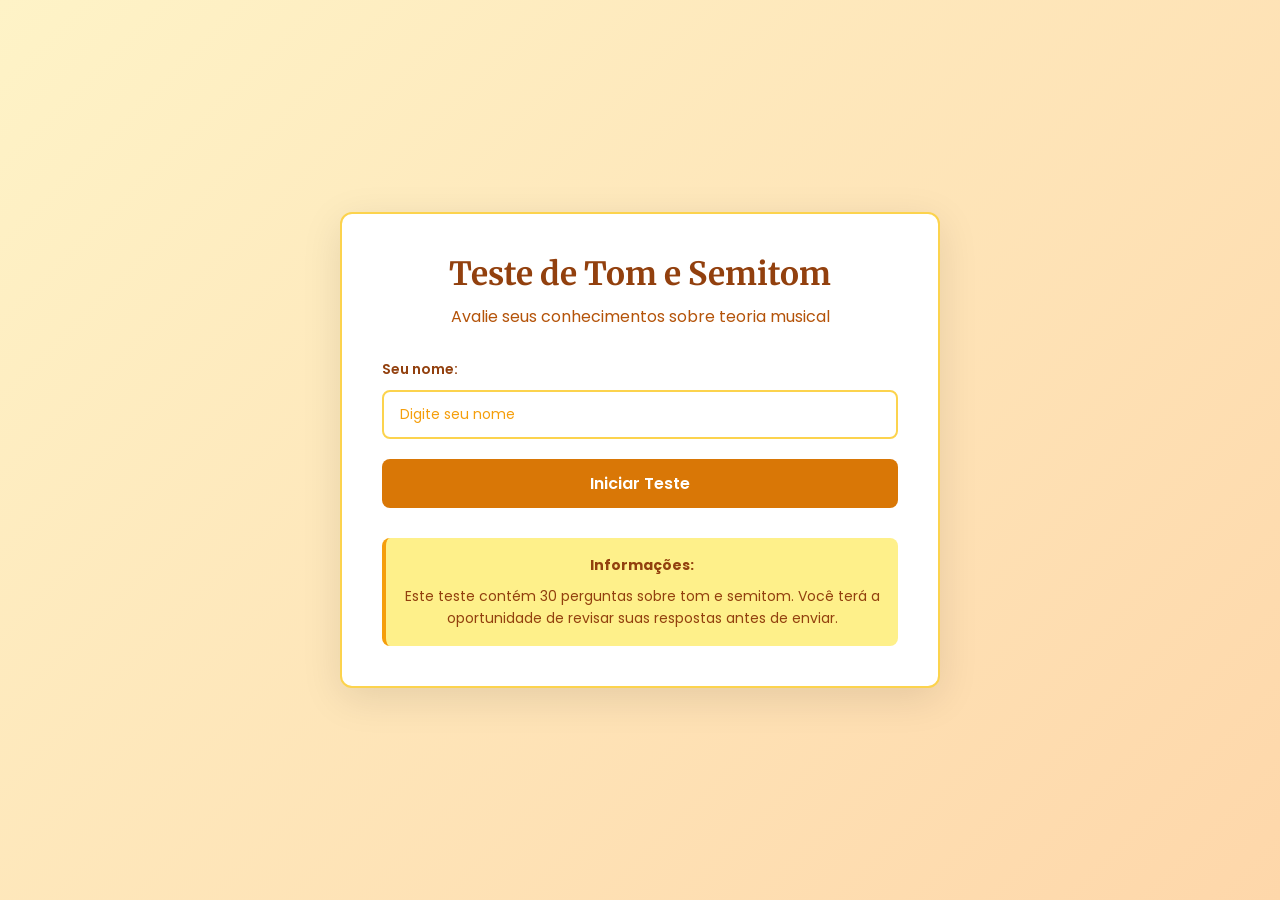
<file: teste_tom_semitom.html>
<!DOCTYPE html>
<html lang="pt-BR">
<head>
    <meta charset="UTF-8">
    <meta name="viewport" content="width=device-width, initial-scale=1.0">
    <title>Teste de Tom e Semitom</title>
    <link rel="preconnect" href="https://fonts.googleapis.com">
    <link rel="preconnect" href="https://fonts.gstatic.com" crossorigin>
    <link href="https://fonts.googleapis.com/css2?family=Merriweather:wght@400;700&family=Poppins:wght@400;500;600;700&display=swap" rel="stylesheet">
    
    <style>
        * {
            margin: 0;
            padding: 0;
            box-sizing: border-box;
        }

        body {
            font-family: 'Poppins', sans-serif;
            background: linear-gradient(135deg, #fef3c7 0%, #fed7aa 100%);
            min-height: 100vh;
            display: flex;
            align-items: center;
            justify-content: center;
            padding: 20px;
        }

        h1, h2, h3, h4, h5, h6 {
            font-family: 'Merriweather', serif;
            font-weight: 700;
        }

        .card {
            background: white;
            border-radius: 12px;
            padding: 40px;
            box-shadow: 0 10px 40px rgba(0, 0, 0, 0.1);
            border: 2px solid #fcd34d;
            max-width: 600px;
            width: 100%;
        }

        .container {
            max-width: 800px;
            width: 100%;
        }

        /* TELA DE ENTRADA */
        .name-input-screen {
            display: flex;
            align-items: center;
            justify-content: center;
        }

        .name-input-screen .card {
            text-align: center;
        }

        .name-input-screen h1 {
            color: #92400e;
            font-size: 32px;
            margin-bottom: 10px;
        }

        .name-input-screen p {
            color: #b45309;
            margin-bottom: 30px;
            font-size: 16px;
        }

        .form-group {
            margin-bottom: 20px;
            text-align: left;
        }

        .form-group label {
            display: block;
            font-size: 14px;
            font-weight: 600;
            color: #92400e;
            margin-bottom: 10px;
        }

        .form-group input {
            width: 100%;
            padding: 12px 16px;
            border: 2px solid #fcd34d;
            border-radius: 8px;
            font-family: 'Poppins', sans-serif;
            font-size: 14px;
            color: #92400e;
            transition: all 0.3s ease;
        }

        .form-group input::placeholder {
            color: #f59e0b;
        }

        .form-group input:focus {
            outline: none;
            border-color: #d97706;
            box-shadow: 0 0 0 3px rgba(217, 119, 6, 0.1);
        }

        .btn {
            padding: 12px 24px;
            border: none;
            border-radius: 8px;
            font-family: 'Poppins', sans-serif;
            font-size: 16px;
            font-weight: 600;
            cursor: pointer;
            transition: all 0.3s ease;
            display: inline-block;
        }

        .btn-primary {
            background-color: #d97706;
            color: white;
            width: 100%;
        }

        .btn-primary:hover:not(:disabled) {
            background-color: #b45309;
        }

        .btn-primary:disabled {
            background-color: #d1d5db;
            cursor: not-allowed;
            opacity: 0.6;
        }

        .info-box {
            background-color: #fef08a;
            border-left: 4px solid #f59e0b;
            padding: 16px;
            border-radius: 8px;
            margin-top: 30px;
            font-size: 14px;
            color: #92400e;
            line-height: 1.6;
        }

        .info-box strong {
            display: block;
            margin-bottom: 8px;
        }

        /* TELA DE TESTE */
        .test-screen {
            display: none;
        }

        .progress-bar {
            width: 100%;
            height: 8px;
            background-color: #fcd34d;
            border-radius: 10px;
            overflow: hidden;
            margin-bottom: 30px;
        }

        .progress-fill {
            height: 100%;
            background-color: #d97706;
            transition: width 0.3s ease;
        }

        .question-header {
            display: flex;
            justify-content: space-between;
            align-items: center;
            margin-bottom: 20px;
        }

        .question-header h1 {
            color: #92400e;
            font-size: 24px;
            margin: 0;
        }

        .question-number {
            background-color: #fcd34d;
            color: #92400e;
            padding: 6px 12px;
            border-radius: 20px;
            font-size: 14px;
            font-weight: 600;
        }

        .question-text {
            font-size: 18px;
            color: #92400e;
            font-weight: 600;
            margin-bottom: 30px;
            line-height: 1.6;
        }

        .options-container {
            display: flex;
            flex-direction: column;
            gap: 12px;
            margin-bottom: 30px;
        }

        .option {
            display: flex;
            align-items: center;
            gap: 16px;
            padding: 16px;
            border: 2px solid #fcd34d;
            border-radius: 8px;
            cursor: pointer;
            transition: all 0.3s ease;
            background-color: white;
        }

        .option:hover {
            border-color: #f59e0b;
            background-color: #fffbeb;
        }

        .option.selected {
            border-color: #d97706;
            background-color: #fef3c7;
        }

        .option-radio {
            width: 20px;
            height: 20px;
            border: 2px solid #fcd34d;
            border-radius: 50%;
            display: flex;
            align-items: center;
            justify-content: center;
            flex-shrink: 0;
            transition: all 0.3s ease;
        }

        .option.selected .option-radio {
            border-color: #d97706;
            background-color: #d97706;
        }

        .option.selected .option-radio::after {
            content: '';
            width: 8px;
            height: 8px;
            background-color: white;
            border-radius: 50%;
        }

        .option-text {
            color: #92400e;
            font-size: 16px;
            flex: 1;
        }

        .button-group {
            display: flex;
            gap: 12px;
            justify-content: space-between;
        }

        .btn-secondary {
            background-color: #d1d5db;
            color: #374151;
            flex: 1;
        }

        .btn-secondary:hover:not(:disabled) {
            background-color: #9ca3af;
        }

        .btn-secondary:disabled {
            opacity: 0.5;
            cursor: not-allowed;
        }

        .btn-success {
            background-color: #16a34a;
            color: white;
            flex: 1;
        }

        .btn-success:hover {
            background-color: #15803d;
        }

        .btn-next {
            background-color: #d97706;
            color: white;
            flex: 1;
        }

        .btn-next:hover {
            background-color: #b45309;
        }

        /* TELA DE RESULTADOS */
        .results-screen {
            display: none;
        }

        .results-header {
            text-align: center;
            margin-bottom: 40px;
        }

        .results-header h1 {
            color: #92400e;
            font-size: 28px;
            margin-bottom: 10px;
        }

        .student-name {
            color: #b45309;
            font-size: 16px;
            margin-bottom: 30px;
        }

        .score-circle {
            width: 140px;
            height: 140px;
            border-radius: 50%;
            display: flex;
            flex-direction: column;
            align-items: center;
            justify-content: center;
            margin: 0 auto 20px;
            font-size: 48px;
            font-weight: 700;
            color: white;
        }

        .score-circle.pass {
            background-color: #10b981;
        }

        .score-circle.fail {
            background-color: #ef4444;
        }

        .score-text {
            font-size: 18px;
            color: #92400e;
            margin-bottom: 20px;
        }

        .message {
            font-size: 18px;
            margin-bottom: 30px;
            color: #92400e;
        }

        .results-list {
            display: flex;
            flex-direction: column;
            gap: 16px;
            margin-bottom: 30px;
            max-height: 500px;
            overflow-y: auto;
        }

        .result-item {
            padding: 20px;
            border-left: 4px solid;
            border-radius: 8px;
            background-color: #f9fafb;
        }

        .result-item.correct {
            border-left-color: #10b981;
            background-color: #f0fdf4;
        }

        .result-item.incorrect {
            border-left-color: #ef4444;
            background-color: #fef2f2;
        }

        .result-item-header {
            display: flex;
            align-items: center;
            gap: 10px;
            margin-bottom: 10px;
        }

        .result-icon {
            font-size: 20px;
        }

        .result-question {
            font-weight: 600;
            color: #92400e;
            margin-bottom: 10px;
        }

        .result-answer {
            font-size: 14px;
            color: #6b7280;
            margin-bottom: 8px;
        }

        .result-explanation {
            background-color: white;
            padding: 12px;
            border-left: 2px solid #fcd34d;
            border-radius: 4px;
            font-size: 14px;
            color: #92400e;
            line-height: 1.6;
        }

        .result-explanation strong {
            display: block;
            margin-bottom: 6px;
        }

        .button-group-results {
            display: flex;
            gap: 12px;
            justify-content: center;
            flex-wrap: wrap;
        }

        .btn-download {
            background-color: #3b82f6;
            color: white;
            display: inline-flex;
            align-items: center;
            gap: 8px;
        }

        .btn-download:hover {
            background-color: #2563eb;
        }

        .btn-restart {
            background-color: #d97706;
            color: white;
            display: inline-flex;
            align-items: center;
            gap: 8px;
        }

        .btn-restart:hover {
            background-color: #b45309;
        }

        @media (max-width: 600px) {
            .card {
                padding: 24px;
            }

            .name-input-screen h1 {
                font-size: 24px;
            }

            .question-header h1 {
                font-size: 20px;
            }

            .question-text {
                font-size: 16px;
            }

            .button-group {
                flex-direction: column;
            }

            .button-group-results {
                flex-direction: column;
            }

            .btn-download,
            .btn-restart {
                width: 100%;
                justify-content: center;
            }
        }
    </style>
</head>
<body>
    <div class="container">
        <!-- TELA 1: ENTRADA DE NOME -->
        <div class="name-input-screen" id="nameInputScreen">
            <div class="card">
                <h1>Teste de Tom e Semitom</h1>
                <p>Avalie seus conhecimentos sobre teoria musical</p>

                <div class="form-group">
                    <label for="studentName">Seu nome:</label>
                    <input 
                        type="text" 
                        id="studentName" 
                        placeholder="Digite seu nome"
                        autocomplete="off"
                    >
                </div>

                <button class="btn btn-primary" id="startBtn" onclick="startTest()">
                    Iniciar Teste
                </button>

                <div class="info-box">
                    <strong>Informações:</strong>
                    Este teste contém 30 perguntas sobre tom e semitom. Você terá a oportunidade de revisar suas respostas antes de enviar.
                </div>
            </div>
        </div>

        <!-- TELA 2: TESTE -->
        <div class="test-screen" id="testScreen">
            <div class="card">
                <div class="question-header">
                    <h1>Teste de Tom e Semitom</h1>
                    <span class="question-number" id="questionCounter">1/30</span>
                </div>

                <div class="progress-bar">
                    <div class="progress-fill" id="progressFill" style="width: 3.33%"></div>
                </div>

                <div class="question-text" id="questionText"></div>

                <div class="options-container" id="optionsContainer"></div>

                <div class="button-group">
                    <button class="btn btn-secondary" id="prevBtn" onclick="previousQuestion()" disabled>
                        ← Anterior
                    </button>
                    <button class="btn btn-next" id="nextBtn" onclick="nextQuestion()">
                        Próxima →
                    </button>
                    <button class="btn btn-success" id="submitBtn" onclick="submitTest()" style="display: none;">
                        Enviar Teste
                    </button>
                </div>

                <div class="info-box">
                    <strong>Dica:</strong> Você pode navegar entre as perguntas antes de enviar o teste. Revise suas respostas antes de confirmar.
                </div>
            </div>
        </div>

        <!-- TELA 3: RESULTADOS -->
        <div class="results-screen" id="resultsScreen">
            <div class="card">
                <div class="results-header">
                    <h1>Resultado do Teste</h1>
                    <p class="student-name">Aluno: <strong id="resultStudentName"></strong></p>

                    <div class="score-circle" id="scoreCircle">
                        <span id="scorePercentage">0%</span>
                    </div>

                    <p class="score-text">
                        <span id="scoreText">0 de 30 acertos</span>
                    </p>

                    <p class="message" id="resultMessage"></p>
                </div>

                <div class="results-list" id="resultsList"></div>

                <div class="button-group-results">
                    <button class="btn btn-download" id="downloadBtn" onclick="downloadResults()">
                        📥 Baixar Resultado
                    </button>
                    <button class="btn btn-restart" id="restartBtn" onclick="resetTest()">
                        🔄 Fazer Teste Novamente
                    </button>
                </div>
            </div>
        </div>
    </div>

    <script>
        // FUNÇÃO PARA EMBARALHAR ARRAY
        function shuffleArray(array) {
            const shuffled = [...array];
            for (let i = shuffled.length - 1; i > 0; i--) {
                const j = Math.floor(Math.random() * (i + 1));
                [shuffled[i], shuffled[j]] = [shuffled[j], shuffled[i]];
            }
            return shuffled;
        }

        // DADOS DAS PERGUNTAS (30 QUESTÕES)
        const questions = [
            {
                id: 1,
                question: "O que é um semitom?",
                options: [
                    "A menor distância possível entre duas notas na escala cromática",
                    "A distância equivalente a dois tons",
                    "A distância entre a primeira e segunda nota de uma escala",
                    "Um intervalo musical que só existe em escalas maiores"
                ],
                correctAnswer: 0,
                explanation: "O semitom (ou meio tom) é a menor distância possível entre duas notas na escala cromática. No teclado, é o movimento de uma tecla para a tecla imediatamente adjacente."
            },
            {
                id: 2,
                question: "Qual é a relação entre tom e semitom?",
                options: [
                    "Um tom é igual a um semitom",
                    "Um tom é equivalente a dois semitons",
                    "Um semitom é equivalente a dois tons",
                    "Não existe relação entre tom e semitom"
                ],
                correctAnswer: 1,
                explanation: "O tom (ou tom inteiro) é a distância equivalente a dois semitons. A estrutura é: Semitom + Semitom = Tom."
            },
            {
                id: 3,
                question: "Qual é a fórmula da Escala Maior?",
                options: [
                    "S-S-T-S-S-S-T",
                    "T-T-S-T-T-T-S",
                    "T-S-T-S-T-S-T",
                    "S-T-S-T-S-T-S"
                ],
                correctAnswer: 1,
                explanation: "A fórmula da Escala Maior é T-T-S-T-T-T-S (Tom-Tom-Semitom-Tom-Tom-Tom-Semitom). Esta sequência é a 'receita' para construir qualquer escala maior."
            },
            {
                id: 4,
                question: "Entre quais graus da Escala Maior ocorrem os semitons?",
                options: [
                    "Entre o 1º e 2º graus e entre o 5º e 6º graus",
                    "Entre o 2º e 3º graus e entre o 6º e 7º graus",
                    "Entre o 3º e 4º graus e entre o 7º e 8º graus",
                    "Entre o 4º e 5º graus e entre o 8º e 9º graus"
                ],
                correctAnswer: 2,
                explanation: "Os semitons na Escala Maior ocorrem entre o 3º e 4º graus (Mi-Fá) e entre o 7º e 8º graus (Si-Dó). Esta é uma característica fundamental."
            },
            {
                id: 5,
                question: "Qual é a distância em semitons de Dó para Ré?",
                options: [
                    "1 semitom",
                    "2 semitons",
                    "3 semitons",
                    "4 semitons"
                ],
                correctAnswer: 1,
                explanation: "A distância de Dó para Ré é de 2 semitons, ou seja, 1 tom inteiro. O caminho é: Dó → Dó# → Ré."
            },
            {
                id: 6,
                question: "Quantos semitons tem uma oitava completa?",
                options: [
                    "8 semitons",
                    "10 semitons",
                    "12 semitons",
                    "14 semitons"
                ],
                correctAnswer: 2,
                explanation: "Uma oitava completa contém 12 semitons. Isso inclui todas as notas naturais e acidentes (sustenidos e bemóis) dentro de uma oitava."
            },
            {
                id: 7,
                question: "Qual intervalo é formado por 5 semitons?",
                options: [
                    "Terça Menor",
                    "Quarta Justa",
                    "Quinta Diminuta",
                    "Sexta Maior"
                ],
                correctAnswer: 1,
                explanation: "5 semitons formam uma Quarta Justa. Este é um intervalo consonante perfeito muito importante na música."
            },
            {
                id: 8,
                question: "Qual é a distância em semitons de Dó para Fá?",
                options: [
                    "3 semitons",
                    "4 semitons",
                    "5 semitons",
                    "6 semitons"
                ],
                correctAnswer: 2,
                explanation: "A distância de Dó para Fá é de 5 semitons. O caminho é: Dó → Dó# → Ré → Ré# → Mi → Fá."
            },
            {
                id: 9,
                question: "Qual é a distância em semitons de Mi para Si?",
                options: [
                    "5 semitons",
                    "6 semitons",
                    "7 semitons",
                    "8 semitons"
                ],
                correctAnswer: 2,
                explanation: "A distância de Mi para Si é de 7 semitons. O caminho é: Mi → Fá → Fá# → Sol → Sol# → Lá → Lá# → Si."
            },
            {
                id: 10,
                question: "Qual nota está a 2 semitons acima de Ré?",
                options: [
                    "Mi",
                    "Fá",
                    "Mi#",
                    "Ré#"
                ],
                correctAnswer: 0,
                explanation: "2 semitons acima de Ré é Mi. O caminho é: Ré → Ré# → Mi."
            },
            {
                id: 11,
                question: "Qual nota está a 1 semitom abaixo de Lá?",
                options: [
                    "Sol#",
                    "Sol",
                    "Lá#",
                    "Si"
                ],
                correctAnswer: 0,
                explanation: "1 semitom abaixo de Lá é Sol#. Este é um semitom cromático."
            },
            {
                id: 12,
                question: "Quantos tons tem a Escala Maior?",
                options: [
                    "4 tons",
                    "5 tons",
                    "6 tons",
                    "7 tons"
                ],
                correctAnswer: 1,
                explanation: "A Escala Maior tem 5 tons e 2 semitons. A fórmula T-T-S-T-T-T-S confirma isso."
            },
            {
                id: 13,
                question: "Qual é a distância em semitons de Dó para Sol?",
                options: [
                    "5 semitons",
                    "6 semitons",
                    "7 semitons",
                    "8 semitons"
                ],
                correctAnswer: 2,
                explanation: "A distância de Dó para Sol é de 7 semitons, formando uma Quinta Justa."
            },
            {
                id: 14,
                question: "O semitom cromático é aquele que:",
                options: [
                    "Muda o nome da nota",
                    "Mantém o nome da nota",
                    "Cria uma nova escala",
                    "Dobra a frequência"
                ],
                correctAnswer: 1,
                explanation: "O semitom cromático mantém o nome da nota, apenas alterando sua altura com um acidente (# ou b). Exemplo: Dó para Dó#."
            },
            {
                id: 15,
                question: "O semitom diatônico é aquele que:",
                options: [
                    "Mantém o nome da nota",
                    "Muda o nome da nota",
                    "Não afeta a escala",
                    "Cria um intervalo perfeito"
                ],
                correctAnswer: 1,
                explanation: "O semitom diatônico muda o nome da nota. Exemplo: Mi para Fá ou Si para Dó."
            },
            {
                id: 16,
                question: "Qual intervalo é formado por 4 semitons?",
                options: [
                    "Terça Maior",
                    "Terça Menor",
                    "Quarta Justa",
                    "Segunda Maior"
                ],
                correctAnswer: 0,
                explanation: "4 semitons formam uma Terça Maior. Este é um intervalo consonante muito comum em acordes maiores."
            },
            {
                id: 17,
                question: "Qual intervalo é formado por 3 semitons?",
                options: [
                    "Terça Maior",
                    "Terça Menor",
                    "Segunda Aumentada",
                    "Quarta Diminuta"
                ],
                correctAnswer: 1,
                explanation: "3 semitons formam uma Terça Menor. Este intervalo é fundamental em acordes menores."
            },
            {
                id: 18,
                question: "Qual é a distância em semitons de Fá para Si?",
                options: [
                    "5 semitons",
                    "6 semitons",
                    "7 semitons",
                    "8 semitons"
                ],
                correctAnswer: 1,
                explanation: "A distância de Fá para Si é de 6 semitons, formando uma Quinta Aumentada ou Sexta Diminuta."
            },
            {
                id: 19,
                question: "Qual nota está a 3 semitons acima de Dó?",
                options: [
                    "Ré",
                    "Mi",
                    "Mi#",
                    "Ré#"
                ],
                correctAnswer: 3,
                explanation: "3 semitons acima de Dó é Ré#. O caminho é: Dó → Dó# → Ré → Ré#."
            },
            {
                id: 20,
                question: "Qual nota está a 7 semitons acima de Dó?",
                options: [
                    "Sol",
                    "Sol#",
                    "Lá",
                    "Lá#"
                ],
                correctAnswer: 0,
                explanation: "7 semitons acima de Dó é Sol. Esta é a Quinta Justa, um intervalo consonante perfeito."
            },
            {
                id: 21,
                question: "Qual é a distância em semitons de Lá para Dó?",
                options: [
                    "2 semitons",
                    "3 semitons",
                    "4 semitons",
                    "5 semitons"
                ],
                correctAnswer: 1,
                explanation: "A distância de Lá para Dó é de 3 semitons. O caminho é: Lá → Lá# → Si → Dó."
            },
            {
                id: 22,
                question: "Qual intervalo é formado por 2 semitons?",
                options: [
                    "Segunda Menor",
                    "Segunda Maior",
                    "Terça Menor",
                    "Semitom"
                ],
                correctAnswer: 1,
                explanation: "2 semitons formam uma Segunda Maior (também chamada de tom inteiro). Este é um intervalo muito comum em escalas maiores."
            },
            {
                id: 23,
                question: "Qual intervalo é formado por 1 semitom?",
                options: [
                    "Segunda Aumentada",
                    "Segunda Menor",
                    "Uníssono Aumentado",
                    "Semitom Cromático"
                ],
                correctAnswer: 1,
                explanation: "1 semitom forma uma Segunda Menor. É o menor intervalo na música ocidental, também chamado de semitom cromático."
            },
            {
                id: 24,
                question: "Qual nota está a 12 semitons acima de Dó?",
                options: [
                    "Ré",
                    "Dó (uma oitava acima)",
                    "Sol",
                    "Fá"
                ],
                correctAnswer: 1,
                explanation: "12 semitons acima de Dó é Dó novamente, mas uma oitava acima. Uma oitava completa tem 12 semitons."
            },
            {
                id: 25,
                question: "Qual é a distância em semitons de Si para Dó#?",
                options: [
                    "1 semitom",
                    "2 semitons",
                    "3 semitons",
                    "4 semitons"
                ],
                correctAnswer: 1,
                explanation: "A distância de Si para Dó# é de 2 semitons. O caminho é: Si → Dó → Dó#."
            },
            {
                id: 26,
                question: "Qual intervalo é formado por 6 semitons?",
                options: [
                    "Quinta Justa",
                    "Sexta Menor",
                    "Trítono",
                    "Quinta Aumentada"
                ],
                correctAnswer: 2,
                explanation: "6 semitons formam um Trítono (também chamado de Quinta Aumentada ou Quarta Diminuta). É um intervalo muito dissonante."
            },
            {
                id: 27,
                question: "Qual é a distância em semitons de Ré para Lá?",
                options: [
                    "5 semitons",
                    "6 semitons",
                    "7 semitons",
                    "8 semitons"
                ],
                correctAnswer: 2,
                explanation: "A distância de Ré para Lá é de 7 semitons, formando uma Quinta Justa."
            },
            {
                id: 28,
                question: "Qual intervalo é formado por 8 semitons?",
                options: [
                    "Sexta Menor",
                    "Sexta Maior",
                    "Sétima Menor",
                    "Quinta Aumentada"
                ],
                correctAnswer: 2,
                explanation: "8 semitons formam uma Sétima Menor. Este é um intervalo muito usado em jazz, blues e música moderna."
            },
            {
                id: 29,
                question: "Qual é a distância em semitons de Fá para Dó?",
                options: [
                    "5 semitons",
                    "6 semitons",
                    "7 semitons",
                    "8 semitons"
                ],
                correctAnswer: 2,
                explanation: "A distância de Fá para Dó é de 7 semitons, formando uma Quinta Justa."
            },
            {
                id: 30,
                question: "Qual intervalo é formado por 9 semitons?",
                options: [
                    "Sexta Maior",
                    "Sétima Menor",
                    "Sétima Maior",
                    "Oitava Diminuta"
                ],
                correctAnswer: 0,
                explanation: "9 semitons formam uma Sexta Maior. Este é um intervalo consonante e harmonioso. A Sétima Maior é formada por 11 semitons."
            }
        ];

        // ESTADO DA APLICAÇÃO
        let currentQuestionIndex = 0;
        let studentName = "";
        let answers = [];
        let submitted = false;
        let shuffledQuestions = [];

        // INICIALIZAR RESPOSTAS E EMBARALHAR ALTERNATIVAS
        function initializeAnswers() {
            shuffledQuestions = questions.map(q => {
                const optionsWithIndices = q.options.map((option, index) => ({
                    text: option,
                    originalIndex: index
                }));

                const shuffled = shuffleArray(optionsWithIndices);

                return {
                    ...q,
                    shuffledOptions: shuffled.map(o => o.text),
                    indexMapping: shuffled.map(o => o.originalIndex)
                };
            });

            answers = questions.map(q => ({
                questionId: q.id,
                selectedAnswer: null,
                isCorrect: false
            }));
        }

        // INICIAR TESTE
        function startTest() {
            const nameInput = document.getElementById('studentName');
            studentName = nameInput.value.trim();

            if (!studentName) {
                alert('Por favor, digite seu nome!');
                return;
            }

            initializeAnswers();
            document.getElementById('nameInputScreen').style.display = 'none';
            document.getElementById('testScreen').style.display = 'block';
            displayQuestion();
        }

        // EXIBIR PERGUNTA
        function displayQuestion() {
            const originalQuestion = questions[currentQuestionIndex];
            const shuffledQuestion = shuffledQuestions[currentQuestionIndex];
            const answer = answers[currentQuestionIndex];

            document.getElementById('questionCounter').textContent = `${currentQuestionIndex + 1}/30`;

            const progress = ((currentQuestionIndex + 1) / 30) * 100;
            document.getElementById('progressFill').style.width = progress + '%';

            document.getElementById('questionText').textContent = originalQuestion.question;

            const optionsContainer = document.getElementById('optionsContainer');
            optionsContainer.innerHTML = '';

            shuffledQuestion.shuffledOptions.forEach((option, shuffledIndex) => {
                const originalIndex = shuffledQuestion.indexMapping[shuffledIndex];
                
                const optionDiv = document.createElement('div');
                optionDiv.className = 'option' + (answer.selectedAnswer === originalIndex ? ' selected' : '');
                optionDiv.onclick = () => selectAnswer(originalIndex);
                optionDiv.innerHTML = `
                    <div class="option-radio"></div>
                    <div class="option-text">${option}</div>
                `;
                optionsContainer.appendChild(optionDiv);
            });

            document.getElementById('prevBtn').disabled = currentQuestionIndex === 0;
            
            if (currentQuestionIndex === questions.length - 1) {
                document.getElementById('nextBtn').style.display = 'none';
                document.getElementById('submitBtn').style.display = 'inline-block';
            } else {
                document.getElementById('nextBtn').style.display = 'inline-block';
                document.getElementById('submitBtn').style.display = 'none';
            }
        }

        // SELECIONAR RESPOSTA
        function selectAnswer(originalIndex) {
            if (!submitted) {
                answers[currentQuestionIndex].selectedAnswer = originalIndex;
                displayQuestion();
            }
        }

        // PRÓXIMA PERGUNTA
        function nextQuestion() {
            if (currentQuestionIndex < questions.length - 1) {
                currentQuestionIndex++;
                displayQuestion();
            }
        }

        // PERGUNTA ANTERIOR
        function previousQuestion() {
            if (currentQuestionIndex > 0) {
                currentQuestionIndex--;
                displayQuestion();
            }
        }

        // ENVIAR TESTE
        function submitTest() {
            answers.forEach((answer, index) => {
                answer.isCorrect = answer.selectedAnswer === questions[index].correctAnswer;
            });

            submitted = true;
            showResults();
        }

        // EXIBIR RESULTADOS
        function showResults() {
            document.getElementById('testScreen').style.display = 'none';
            document.getElementById('resultsScreen').style.display = 'block';

            const score = calculateScore();

            document.getElementById('resultStudentName').textContent = studentName;
            document.getElementById('scorePercentage').textContent = score.percentage + '%';
            document.getElementById('scoreText').textContent = `${score.correct} de ${score.total} acertos`;

            const scoreCircle = document.getElementById('scoreCircle');
            if (score.percentage >= 60) {
                scoreCircle.className = 'score-circle pass';
                document.getElementById('resultMessage').textContent = 'Parabéns! Você passou no teste!';
            } else {
                scoreCircle.className = 'score-circle fail';
                document.getElementById('resultMessage').textContent = 'Continue estudando e tente novamente!';
            }

            const resultsList = document.getElementById('resultsList');
            resultsList.innerHTML = '';

            questions.forEach((question, index) => {
                const answer = answers[index];
                const isCorrect = answer.isCorrect;

                const resultItem = document.createElement('div');
                resultItem.className = 'result-item ' + (isCorrect ? 'correct' : 'incorrect');

                const icon = isCorrect ? '✓' : '✗';
                const selectedOption = answer.selectedAnswer !== null ? question.options[answer.selectedAnswer] : 'Não respondida';
                const correctOption = question.options[question.correctAnswer];

                resultItem.innerHTML = `
                    <div class="result-item-header">
                        <span class="result-icon">${icon}</span>
                        <div class="result-question">Pergunta ${index + 1}: ${question.question}</div>
                    </div>
                    <div class="result-answer">
                        <strong>Sua resposta:</strong> ${selectedOption}
                    </div>
                    ${!isCorrect ? `<div class="result-answer"><strong>Resposta correta:</strong> ${correctOption}</div>` : ''}
                    <div class="result-explanation">
                        <strong>Explicação:</strong> ${question.explanation}
                    </div>
                `;

                resultsList.appendChild(resultItem);
            });
        }

        // CALCULAR PONTUAÇÃO
        function calculateScore() {
            const correct = answers.filter(a => a.isCorrect).length;
            return {
                correct: correct,
                total: questions.length,
                percentage: Math.round((correct / questions.length) * 100)
            };
        }

        // BAIXAR RESULTADOS
        function downloadResults() {
            const score = calculateScore();
            const now = new Date();
            const dateStr = now.toLocaleDateString('pt-BR');
            const timeStr = now.toLocaleTimeString('pt-BR');

            let resultsText = `
RESULTADO DO TESTE - TOM E SEMITOM
=====================================
Aluno: ${studentName}
Data: ${dateStr}
Hora: ${timeStr}

DESEMPENHO
=====================================
Acertos: ${score.correct}/${score.total}
Porcentagem: ${score.percentage}%

DETALHES DAS RESPOSTAS
=====================================
`;

            answers.forEach((answer, index) => {
                const question = questions[index];
                const selectedOption = answer.selectedAnswer !== null ? question.options[answer.selectedAnswer] : 'Não respondida';
                const correctOption = question.options[question.correctAnswer];

                resultsText += `
Pergunta ${index + 1}: ${question.question}
Resposta do aluno: ${selectedOption}
Resposta correta: ${correctOption}
Status: ${answer.isCorrect ? 'CORRETO' : 'INCORRETO'}
Explicação: ${question.explanation}

`;
            });

            const element = document.createElement('a');
            element.setAttribute('href', 'data:text/plain;charset=utf-8,' + encodeURIComponent(resultsText));
            element.setAttribute('download', `teste_tom_semitom_${studentName}_${now.getTime()}.txt`);
            element.style.display = 'none';
            document.body.appendChild(element);
            element.click();
            document.body.removeChild(element);
        }

        // REINICIAR TESTE
        function resetTest() {
            currentQuestionIndex = 0;
            studentName = '';
            submitted = false;
            initializeAnswers();

            document.getElementById('nameInputScreen').style.display = 'flex';
            document.getElementById('testScreen').style.display = 'none';
            document.getElementById('resultsScreen').style.display = 'none';
            document.getElementById('studentName').value = '';
            document.getElementById('studentName').focus();
        }

        // PERMITIR ENTER PARA INICIAR
        document.addEventListener('DOMContentLoaded', function() {
            document.getElementById('studentName').addEventListener('keypress', function(e) {
                if (e.key === 'Enter') {
                    startTest();
                }
            });
        });
    </script>
</body>
</html>
</file>
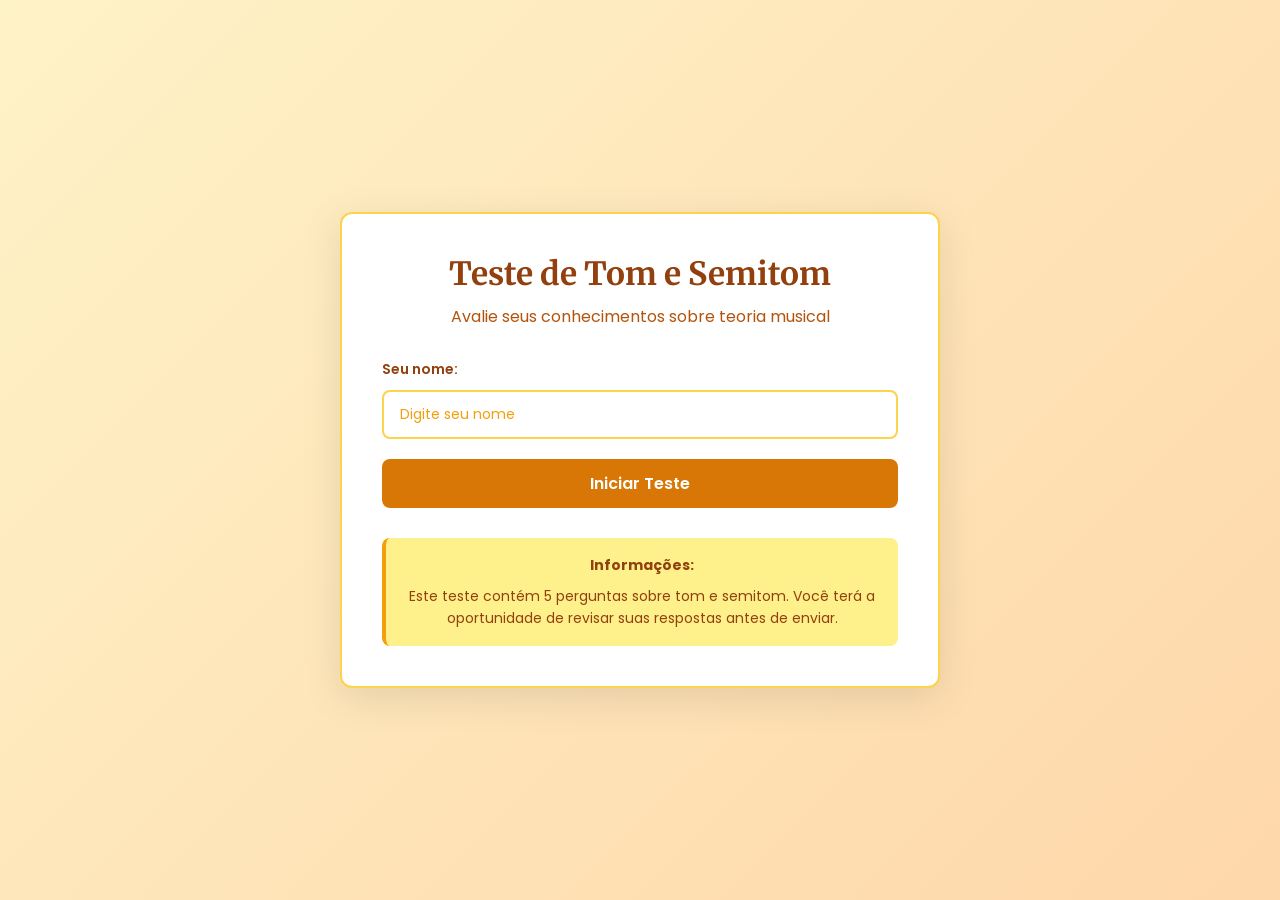
<file: teste_tom_semitom_standalone.html>
<!DOCTYPE html>
<html lang="pt-BR">
<head>
    <meta charset="UTF-8">
    <meta name="viewport" content="width=device-width, initial-scale=1.0">
    <title>Teste de Tom e Semitom</title>
    <link rel="preconnect" href="https://fonts.googleapis.com">
    <link rel="preconnect" href="https://fonts.gstatic.com" crossorigin>
    <link href="https://fonts.googleapis.com/css2?family=Merriweather:wght@400;700&family=Poppins:wght@400;500;600;700&display=swap" rel="stylesheet">
    
    <style>
        * {
            margin: 0;
            padding: 0;
            box-sizing: border-box;
        }

        body {
            font-family: 'Poppins', sans-serif;
            background: linear-gradient(135deg, #fef3c7 0%, #fed7aa 100%);
            min-height: 100vh;
            display: flex;
            align-items: center;
            justify-content: center;
            padding: 20px;
        }

        h1, h2, h3, h4, h5, h6 {
            font-family: 'Merriweather', serif;
            font-weight: 700;
        }

        .card {
            background: white;
            border-radius: 12px;
            padding: 40px;
            box-shadow: 0 10px 40px rgba(0, 0, 0, 0.1);
            border: 2px solid #fcd34d;
            max-width: 600px;
            width: 100%;
        }

        .container {
            max-width: 800px;
            width: 100%;
        }

        /* TELA DE ENTRADA */
        .name-input-screen {
            display: flex;
            align-items: center;
            justify-content: center;
        }

        .name-input-screen .card {
            text-align: center;
        }

        .name-input-screen h1 {
            color: #92400e;
            font-size: 32px;
            margin-bottom: 10px;
        }

        .name-input-screen p {
            color: #b45309;
            margin-bottom: 30px;
            font-size: 16px;
        }

        .form-group {
            margin-bottom: 20px;
            text-align: left;
        }

        .form-group label {
            display: block;
            font-size: 14px;
            font-weight: 600;
            color: #92400e;
            margin-bottom: 10px;
        }

        .form-group input {
            width: 100%;
            padding: 12px 16px;
            border: 2px solid #fcd34d;
            border-radius: 8px;
            font-family: 'Poppins', sans-serif;
            font-size: 14px;
            color: #92400e;
            transition: all 0.3s ease;
        }

        .form-group input::placeholder {
            color: #f59e0b;
        }

        .form-group input:focus {
            outline: none;
            border-color: #d97706;
            box-shadow: 0 0 0 3px rgba(217, 119, 6, 0.1);
        }

        .btn {
            padding: 12px 24px;
            border: none;
            border-radius: 8px;
            font-family: 'Poppins', sans-serif;
            font-size: 16px;
            font-weight: 600;
            cursor: pointer;
            transition: all 0.3s ease;
            display: inline-block;
        }

        .btn-primary {
            background-color: #d97706;
            color: white;
            width: 100%;
        }

        .btn-primary:hover:not(:disabled) {
            background-color: #b45309;
        }

        .btn-primary:disabled {
            background-color: #d1d5db;
            cursor: not-allowed;
            opacity: 0.6;
        }

        .info-box {
            background-color: #fef08a;
            border-left: 4px solid #f59e0b;
            padding: 16px;
            border-radius: 8px;
            margin-top: 30px;
            font-size: 14px;
            color: #92400e;
            line-height: 1.6;
        }

        .info-box strong {
            display: block;
            margin-bottom: 8px;
        }

        /* TELA DE TESTE */
        .test-screen {
            display: none;
        }

        .progress-bar {
            width: 100%;
            height: 8px;
            background-color: #fcd34d;
            border-radius: 10px;
            overflow: hidden;
            margin-bottom: 30px;
        }

        .progress-fill {
            height: 100%;
            background-color: #d97706;
            transition: width 0.3s ease;
        }

        .question-header {
            display: flex;
            justify-content: space-between;
            align-items: center;
            margin-bottom: 20px;
        }

        .question-header h1 {
            color: #92400e;
            font-size: 24px;
            margin: 0;
        }

        .question-number {
            background-color: #fcd34d;
            color: #92400e;
            padding: 6px 12px;
            border-radius: 20px;
            font-size: 14px;
            font-weight: 600;
        }

        .question-text {
            font-size: 18px;
            color: #92400e;
            font-weight: 600;
            margin-bottom: 30px;
            line-height: 1.6;
        }

        .options-container {
            display: flex;
            flex-direction: column;
            gap: 12px;
            margin-bottom: 30px;
        }

        .option {
            display: flex;
            align-items: center;
            gap: 16px;
            padding: 16px;
            border: 2px solid #fcd34d;
            border-radius: 8px;
            cursor: pointer;
            transition: all 0.3s ease;
            background-color: white;
        }

        .option:hover {
            border-color: #f59e0b;
            background-color: #fffbeb;
        }

        .option.selected {
            border-color: #d97706;
            background-color: #fef3c7;
        }

        .option-radio {
            width: 20px;
            height: 20px;
            border: 2px solid #fcd34d;
            border-radius: 50%;
            display: flex;
            align-items: center;
            justify-content: center;
            flex-shrink: 0;
            transition: all 0.3s ease;
        }

        .option.selected .option-radio {
            border-color: #d97706;
            background-color: #d97706;
        }

        .option.selected .option-radio::after {
            content: '';
            width: 8px;
            height: 8px;
            background-color: white;
            border-radius: 50%;
        }

        .option-text {
            color: #92400e;
            font-size: 16px;
            flex: 1;
        }

        .button-group {
            display: flex;
            gap: 12px;
            justify-content: space-between;
        }

        .btn-secondary {
            background-color: #d1d5db;
            color: #374151;
            flex: 1;
        }

        .btn-secondary:hover:not(:disabled) {
            background-color: #9ca3af;
        }

        .btn-secondary:disabled {
            opacity: 0.5;
            cursor: not-allowed;
        }

        .btn-success {
            background-color: #16a34a;
            color: white;
            flex: 1;
        }

        .btn-success:hover {
            background-color: #15803d;
        }

        .btn-next {
            background-color: #d97706;
            color: white;
            flex: 1;
        }

        .btn-next:hover {
            background-color: #b45309;
        }

        /* TELA DE RESULTADOS */
        .results-screen {
            display: none;
        }

        .results-header {
            text-align: center;
            margin-bottom: 40px;
        }

        .results-header h1 {
            color: #92400e;
            font-size: 28px;
            margin-bottom: 10px;
        }

        .student-name {
            color: #b45309;
            font-size: 16px;
            margin-bottom: 30px;
        }

        .score-circle {
            width: 140px;
            height: 140px;
            border-radius: 50%;
            display: flex;
            flex-direction: column;
            align-items: center;
            justify-content: center;
            margin: 0 auto 20px;
            font-size: 48px;
            font-weight: 700;
            color: white;
        }

        .score-circle.pass {
            background-color: #10b981;
        }

        .score-circle.fail {
            background-color: #ef4444;
        }

        .score-text {
            font-size: 18px;
            color: #92400e;
            margin-bottom: 20px;
        }

        .message {
            font-size: 18px;
            margin-bottom: 30px;
            color: #92400e;
        }

        .results-list {
            display: flex;
            flex-direction: column;
            gap: 16px;
            margin-bottom: 30px;
        }

        .result-item {
            padding: 20px;
            border-left: 4px solid;
            border-radius: 8px;
            background-color: #f9fafb;
        }

        .result-item.correct {
            border-left-color: #10b981;
            background-color: #f0fdf4;
        }

        .result-item.incorrect {
            border-left-color: #ef4444;
            background-color: #fef2f2;
        }

        .result-item-header {
            display: flex;
            align-items: center;
            gap: 10px;
            margin-bottom: 10px;
        }

        .result-icon {
            font-size: 20px;
        }

        .result-question {
            font-weight: 600;
            color: #92400e;
            margin-bottom: 10px;
        }

        .result-answer {
            font-size: 14px;
            color: #6b7280;
            margin-bottom: 8px;
        }

        .result-explanation {
            background-color: white;
            padding: 12px;
            border-left: 2px solid #fcd34d;
            border-radius: 4px;
            font-size: 14px;
            color: #92400e;
            line-height: 1.6;
        }

        .result-explanation strong {
            display: block;
            margin-bottom: 6px;
        }

        .button-group-results {
            display: flex;
            gap: 12px;
            justify-content: center;
            flex-wrap: wrap;
        }

        .btn-download {
            background-color: #3b82f6;
            color: white;
            display: inline-flex;
            align-items: center;
            gap: 8px;
        }

        .btn-download:hover {
            background-color: #2563eb;
        }

        .btn-restart {
            background-color: #d97706;
            color: white;
            display: inline-flex;
            align-items: center;
            gap: 8px;
        }

        .btn-restart:hover {
            background-color: #b45309;
        }

        @media (max-width: 600px) {
            .card {
                padding: 24px;
            }

            .name-input-screen h1 {
                font-size: 24px;
            }

            .question-header h1 {
                font-size: 20px;
            }

            .question-text {
                font-size: 16px;
            }

            .button-group {
                flex-direction: column;
            }

            .button-group-results {
                flex-direction: column;
            }

            .btn-download,
            .btn-restart {
                width: 100%;
                justify-content: center;
            }
        }
    </style>
</head>
<body>
    <div class="container">
        <!-- TELA 1: ENTRADA DE NOME -->
        <div class="name-input-screen" id="nameInputScreen">
            <div class="card">
                <h1>Teste de Tom e Semitom</h1>
                <p>Avalie seus conhecimentos sobre teoria musical</p>

                <div class="form-group">
                    <label for="studentName">Seu nome:</label>
                    <input 
                        type="text" 
                        id="studentName" 
                        placeholder="Digite seu nome"
                        autocomplete="off"
                    >
                </div>

                <button class="btn btn-primary" id="startBtn" onclick="startTest()">
                    Iniciar Teste
                </button>

                <div class="info-box">
                    <strong>Informações:</strong>
                    Este teste contém 5 perguntas sobre tom e semitom. Você terá a oportunidade de revisar suas respostas antes de enviar.
                </div>
            </div>
        </div>

        <!-- TELA 2: TESTE -->
        <div class="test-screen" id="testScreen">
            <div class="card">
                <div class="question-header">
                    <h1>Teste de Tom e Semitom</h1>
                    <span class="question-number" id="questionCounter">1/5</span>
                </div>

                <div class="progress-bar">
                    <div class="progress-fill" id="progressFill" style="width: 20%"></div>
                </div>

                <div class="question-text" id="questionText"></div>

                <div class="options-container" id="optionsContainer"></div>

                <div class="button-group">
                    <button class="btn btn-secondary" id="prevBtn" onclick="previousQuestion()" disabled>
                        ← Anterior
                    </button>
                    <button class="btn btn-next" id="nextBtn" onclick="nextQuestion()">
                        Próxima →
                    </button>
                    <button class="btn btn-success" id="submitBtn" onclick="submitTest()" style="display: none;">
                        Enviar Teste
                    </button>
                </div>

                <div class="info-box">
                    <strong>Dica:</strong> Você pode navegar entre as perguntas antes de enviar o teste. Revise suas respostas antes de confirmar.
                </div>
            </div>
        </div>

        <!-- TELA 3: RESULTADOS -->
        <div class="results-screen" id="resultsScreen">
            <div class="card">
                <div class="results-header">
                    <h1>Resultado do Teste</h1>
                    <p class="student-name">Aluno: <strong id="resultStudentName"></strong></p>

                    <div class="score-circle" id="scoreCircle">
                        <span id="scorePercentage">0%</span>
                    </div>

                    <p class="score-text">
                        <span id="scoreText">0 de 5 acertos</span>
                    </p>

                    <p class="message" id="resultMessage"></p>
                </div>

                <div class="results-list" id="resultsList"></div>

                <div class="button-group-results">
                    <button class="btn btn-download" id="downloadBtn" onclick="downloadResults()">
                        📥 Baixar Resultado
                    </button>
                    <button class="btn btn-restart" id="restartBtn" onclick="resetTest()">
                        🔄 Fazer Teste Novamente
                    </button>
                </div>
            </div>
        </div>
    </div>

    <script>
        // DADOS DAS PERGUNTAS
        const questions = [
            {
                id: 1,
                question: "O que é um semitom?",
                options: [
                    "A menor distância possível entre duas notas na escala cromática",
                    "A distância equivalente a dois tons",
                    "A distância entre a primeira e segunda nota de uma escala",
                    "Um intervalo musical que só existe em escalas maiores"
                ],
                correctAnswer: 0,
                explanation: "O semitom (ou meio tom) é a menor distância possível entre duas notas na escala cromática. No teclado, é o movimento de uma tecla para a tecla imediatamente adjacente."
            },
            {
                id: 2,
                question: "Qual é a relação entre tom e semitom?",
                options: [
                    "Um tom é igual a um semitom",
                    "Um tom é equivalente a dois semitons",
                    "Um semitom é equivalente a dois tons",
                    "Não existe relação entre tom e semitom"
                ],
                correctAnswer: 1,
                explanation: "O tom (ou tom inteiro) é a distância equivalente a dois semitons. A estrutura é: Semitom + Semitom = Tom."
            },
            {
                id: 3,
                question: "Qual é a fórmula da Escala Maior?",
                options: [
                    "S-S-T-S-S-S-T",
                    "T-T-S-T-T-T-S",
                    "T-S-T-S-T-S-T",
                    "S-T-S-T-S-T-S"
                ],
                correctAnswer: 1,
                explanation: "A fórmula da Escala Maior é T-T-S-T-T-T-S (Tom-Tom-Semitom-Tom-Tom-Tom-Semitom). Esta sequência é a 'receita' para construir qualquer escala maior, começando de qualquer nota."
            },
            {
                id: 4,
                question: "Entre quais graus da Escala Maior ocorrem os semitons?",
                options: [
                    "Entre o 1º e 2º graus e entre o 5º e 6º graus",
                    "Entre o 2º e 3º graus e entre o 6º e 7º graus",
                    "Entre o 3º e 4º graus e entre o 7º e 8º graus",
                    "Entre o 4º e 5º graus e entre o 8º e 9º graus"
                ],
                correctAnswer: 2,
                explanation: "Os semitons na Escala Maior ocorrem entre o 3º e 4º graus (Mi-Fá) e entre o 7º e 8º graus (Si-Dó). Esta é uma característica fundamental da Escala Maior."
            },
            {
                id: 5,
                question: "Qual é a distância em semitons de Dó para Ré?",
                options: [
                    "1 semitom",
                    "2 semitons",
                    "3 semitons",
                    "4 semitons"
                ],
                correctAnswer: 1,
                explanation: "A distância de Dó para Ré é de 2 semitons, ou seja, 1 tom inteiro. O caminho é: Dó → Dó# → Ré."
            }
        ];

        // ESTADO DA APLICAÇÃO
        let currentQuestionIndex = 0;
        let studentName = "";
        let answers = [];
        let submitted = false;

        // INICIALIZAR RESPOSTAS
        function initializeAnswers() {
            answers = questions.map(q => ({
                questionId: q.id,
                selectedAnswer: null,
                isCorrect: false
            }));
        }

        // INICIAR TESTE
        function startTest() {
            const nameInput = document.getElementById('studentName');
            studentName = nameInput.value.trim();

            if (!studentName) {
                alert('Por favor, digite seu nome!');
                return;
            }

            initializeAnswers();
            document.getElementById('nameInputScreen').style.display = 'none';
            document.getElementById('testScreen').style.display = 'block';
            displayQuestion();
        }

        // EXIBIR PERGUNTA
        function displayQuestion() {
            const question = questions[currentQuestionIndex];
            const answer = answers[currentQuestionIndex];

            // Atualizar contador
            document.getElementById('questionCounter').textContent = `${currentQuestionIndex + 1}/${questions.length}`;

            // Atualizar barra de progresso
            const progress = ((currentQuestionIndex + 1) / questions.length) * 100;
            document.getElementById('progressFill').style.width = progress + '%';

            // Exibir pergunta
            document.getElementById('questionText').textContent = question.question;

            // Exibir opções
            const optionsContainer = document.getElementById('optionsContainer');
            optionsContainer.innerHTML = '';

            question.options.forEach((option, index) => {
                const optionDiv = document.createElement('div');
                optionDiv.className = 'option' + (answer.selectedAnswer === index ? ' selected' : '');
                optionDiv.onclick = () => selectAnswer(index);
                optionDiv.innerHTML = `
                    <div class="option-radio"></div>
                    <div class="option-text">${option}</div>
                `;
                optionsContainer.appendChild(optionDiv);
            });

            // Atualizar botões
            document.getElementById('prevBtn').disabled = currentQuestionIndex === 0;
            
            if (currentQuestionIndex === questions.length - 1) {
                document.getElementById('nextBtn').style.display = 'none';
                document.getElementById('submitBtn').style.display = 'inline-block';
            } else {
                document.getElementById('nextBtn').style.display = 'inline-block';
                document.getElementById('submitBtn').style.display = 'none';
            }
        }

        // SELECIONAR RESPOSTA
        function selectAnswer(optionIndex) {
            if (!submitted) {
                answers[currentQuestionIndex].selectedAnswer = optionIndex;
                displayQuestion();
            }
        }

        // PRÓXIMA PERGUNTA
        function nextQuestion() {
            if (currentQuestionIndex < questions.length - 1) {
                currentQuestionIndex++;
                displayQuestion();
            }
        }

        // PERGUNTA ANTERIOR
        function previousQuestion() {
            if (currentQuestionIndex > 0) {
                currentQuestionIndex--;
                displayQuestion();
            }
        }

        // ENVIAR TESTE
        function submitTest() {
            // Calcular respostas corretas
            answers.forEach((answer, index) => {
                answer.isCorrect = answer.selectedAnswer === questions[index].correctAnswer;
            });

            submitted = true;
            showResults();
        }

        // EXIBIR RESULTADOS
        function showResults() {
            document.getElementById('testScreen').style.display = 'none';
            document.getElementById('resultsScreen').style.display = 'block';

            const score = calculateScore();

            // Atualizar informações
            document.getElementById('resultStudentName').textContent = studentName;
            document.getElementById('scorePercentage').textContent = score.percentage + '%';
            document.getElementById('scoreText').textContent = `${score.correct} de ${score.total} acertos`;

            // Atualizar círculo de pontuação
            const scoreCircle = document.getElementById('scoreCircle');
            if (score.percentage >= 60) {
                scoreCircle.className = 'score-circle pass';
                document.getElementById('resultMessage').textContent = '🎉 Parabéns! Você passou no teste!';
            } else {
                scoreCircle.className = 'score-circle fail';
                document.getElementById('resultMessage').textContent = 'Continue estudando e tente novamente!';
            }

            // Exibir detalhes das respostas
            const resultsList = document.getElementById('resultsList');
            resultsList.innerHTML = '';

            questions.forEach((question, index) => {
                const answer = answers[index];
                const isCorrect = answer.isCorrect;

                const resultItem = document.createElement('div');
                resultItem.className = 'result-item ' + (isCorrect ? 'correct' : 'incorrect');

                const icon = isCorrect ? '✓' : '✗';
                const selectedOption = answer.selectedAnswer !== null ? question.options[answer.selectedAnswer] : 'Não respondida';
                const correctOption = question.options[question.correctAnswer];

                resultItem.innerHTML = `
                    <div class="result-item-header">
                        <span class="result-icon">${icon}</span>
                        <div class="result-question">Pergunta ${index + 1}: ${question.question}</div>
                    </div>
                    <div class="result-answer">
                        <strong>Sua resposta:</strong> ${selectedOption}
                    </div>
                    ${!isCorrect ? `<div class="result-answer"><strong>Resposta correta:</strong> ${correctOption}</div>` : ''}
                    <div class="result-explanation">
                        <strong>Explicação:</strong> ${question.explanation}
                    </div>
                `;

                resultsList.appendChild(resultItem);
            });
        }

        // CALCULAR PONTUAÇÃO
        function calculateScore() {
            const correct = answers.filter(a => a.isCorrect).length;
            return {
                correct: correct,
                total: questions.length,
                percentage: Math.round((correct / questions.length) * 100)
            };
        }

        // BAIXAR RESULTADOS
        function downloadResults() {
            const score = calculateScore();
            const now = new Date();
            const dateStr = now.toLocaleDateString('pt-BR');
            const timeStr = now.toLocaleTimeString('pt-BR');

            let resultsText = `
RESULTADO DO TESTE - TOM E SEMITOM
=====================================
Aluno: ${studentName}
Data: ${dateStr}
Hora: ${timeStr}

DESEMPENHO
=====================================
Acertos: ${score.correct}/${score.total}
Porcentagem: ${score.percentage}%

DETALHES DAS RESPOSTAS
=====================================
`;

            answers.forEach((answer, index) => {
                const question = questions[index];
                const selectedOption = answer.selectedAnswer !== null ? question.options[answer.selectedAnswer] : 'Não respondida';
                const correctOption = question.options[question.correctAnswer];

                resultsText += `
Pergunta ${index + 1}: ${question.question}
Resposta do aluno: ${selectedOption}
Resposta correta: ${correctOption}
Status: ${answer.isCorrect ? '✓ CORRETO' : '✗ INCORRETO'}
Explicação: ${question.explanation}

`;
            });

            // Criar e baixar arquivo
            const element = document.createElement('a');
            element.setAttribute('href', 'data:text/plain;charset=utf-8,' + encodeURIComponent(resultsText));
            element.setAttribute('download', `teste_tom_semitom_${studentName}_${now.getTime()}.txt`);
            element.style.display = 'none';
            document.body.appendChild(element);
            element.click();
            document.body.removeChild(element);
        }

        // REINICIAR TESTE
        function resetTest() {
            currentQuestionIndex = 0;
            studentName = '';
            submitted = false;
            initializeAnswers();

            document.getElementById('nameInputScreen').style.display = 'flex';
            document.getElementById('testScreen').style.display = 'none';
            document.getElementById('resultsScreen').style.display = 'none';
            document.getElementById('studentName').value = '';
            document.getElementById('studentName').focus();
        }

        // PERMITIR ENTER PARA INICIAR
        document.addEventListener('DOMContentLoaded', function() {
            document.getElementById('studentName').addEventListener('keypress', function(e) {
                if (e.key === 'Enter') {
                    startTest();
                }
            });
        });
    </script>
</body>
</html>
</file>
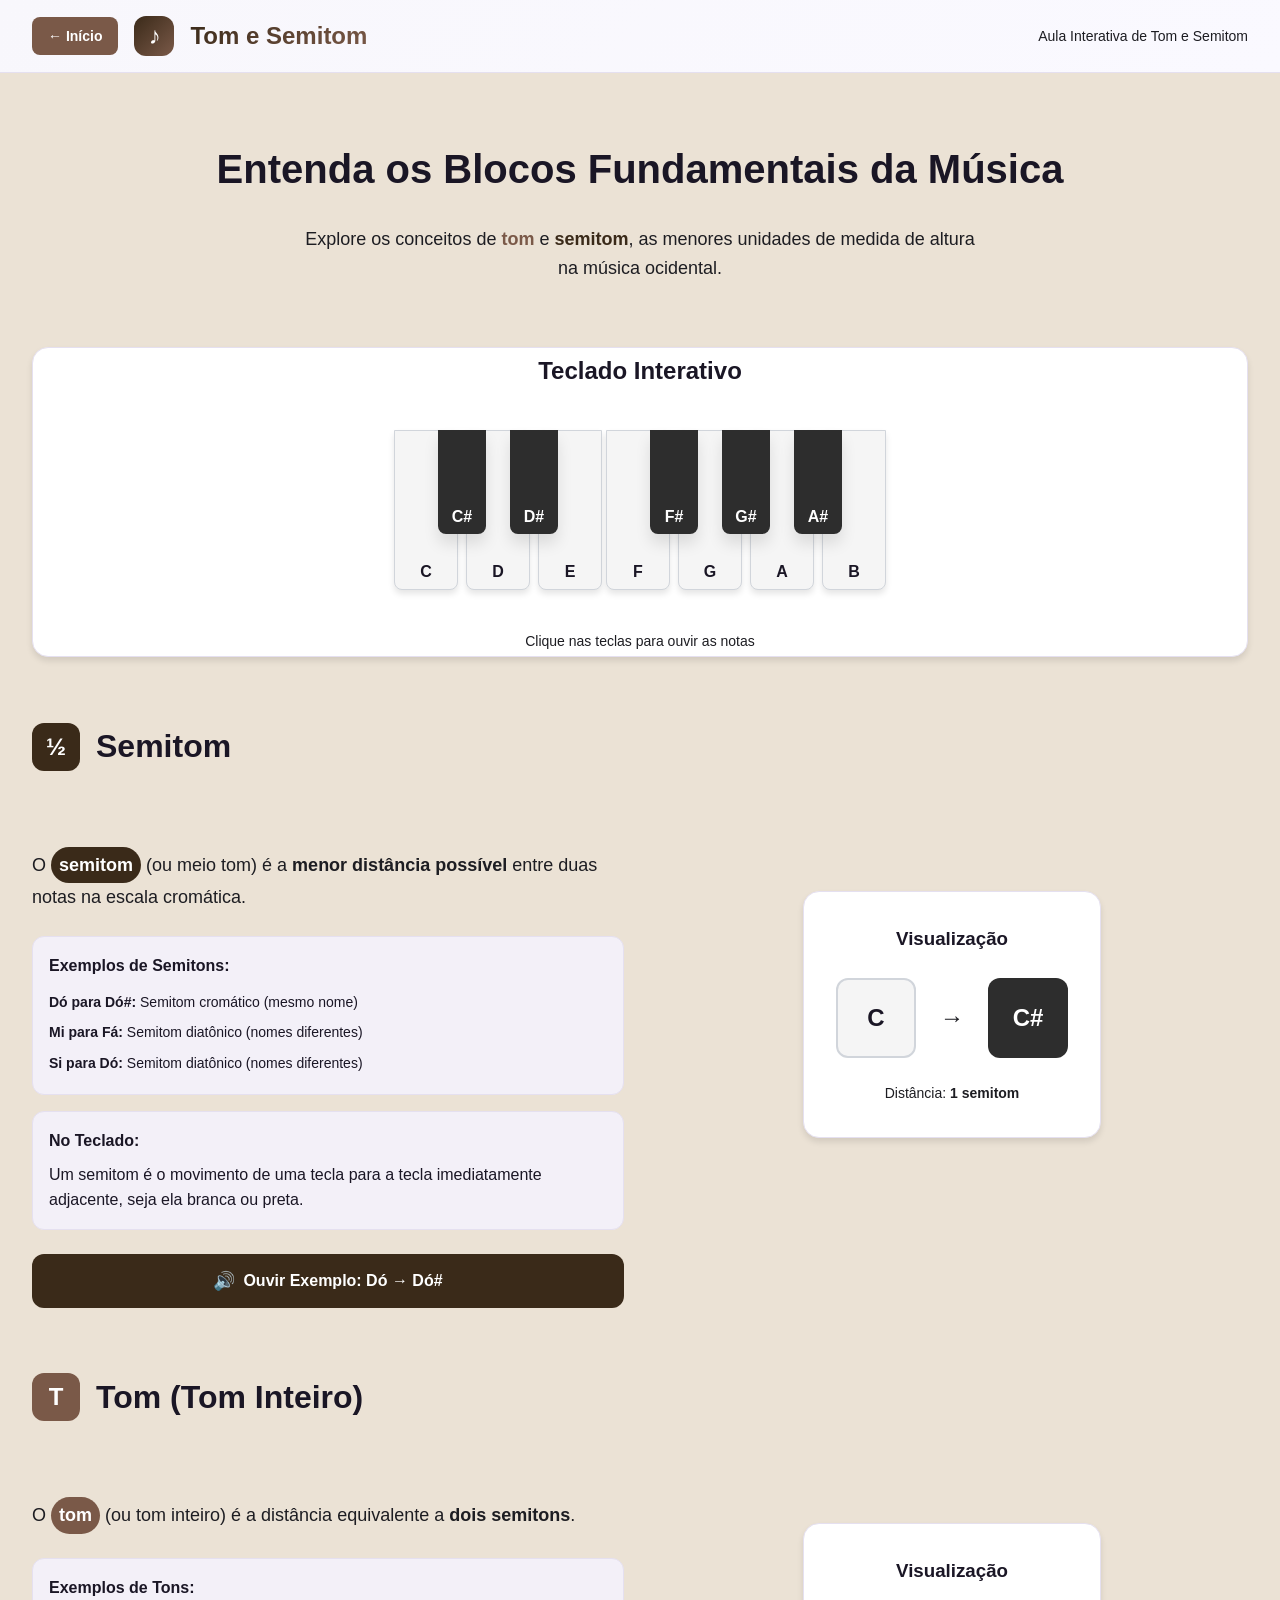
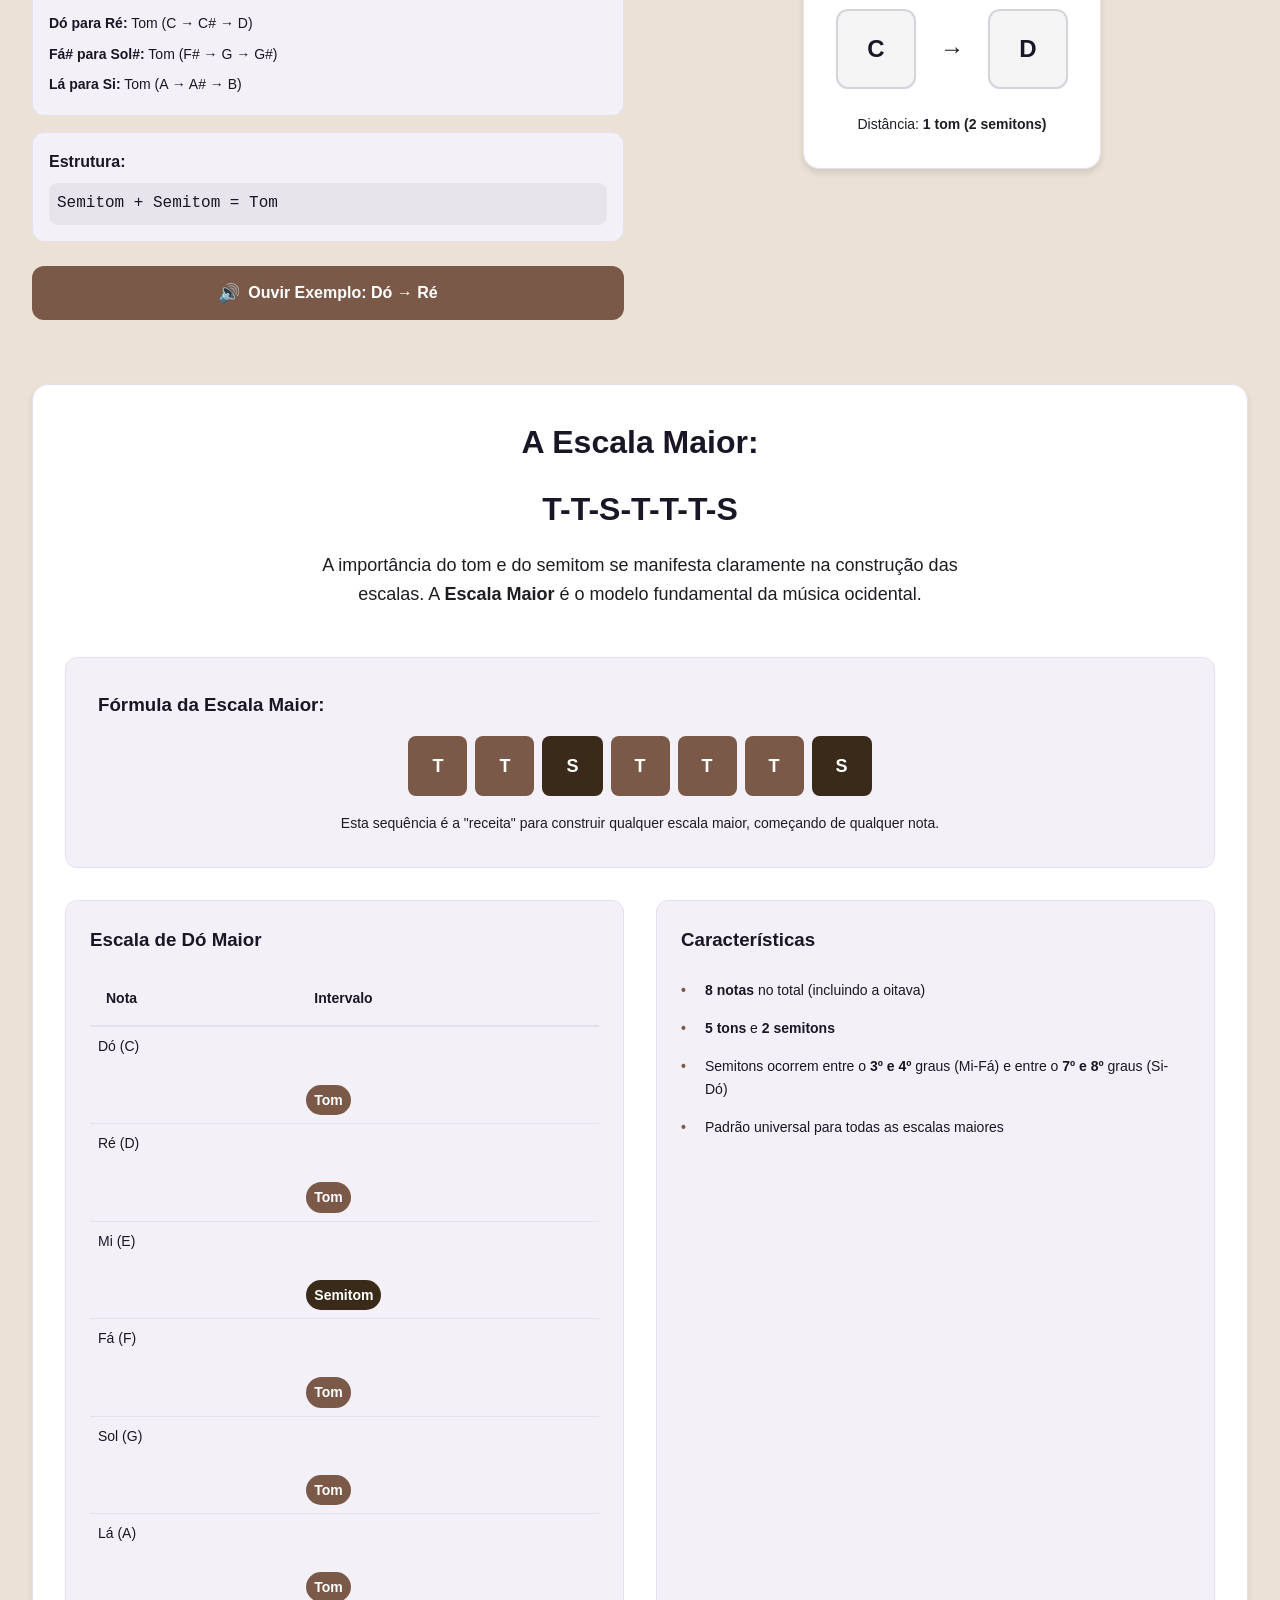
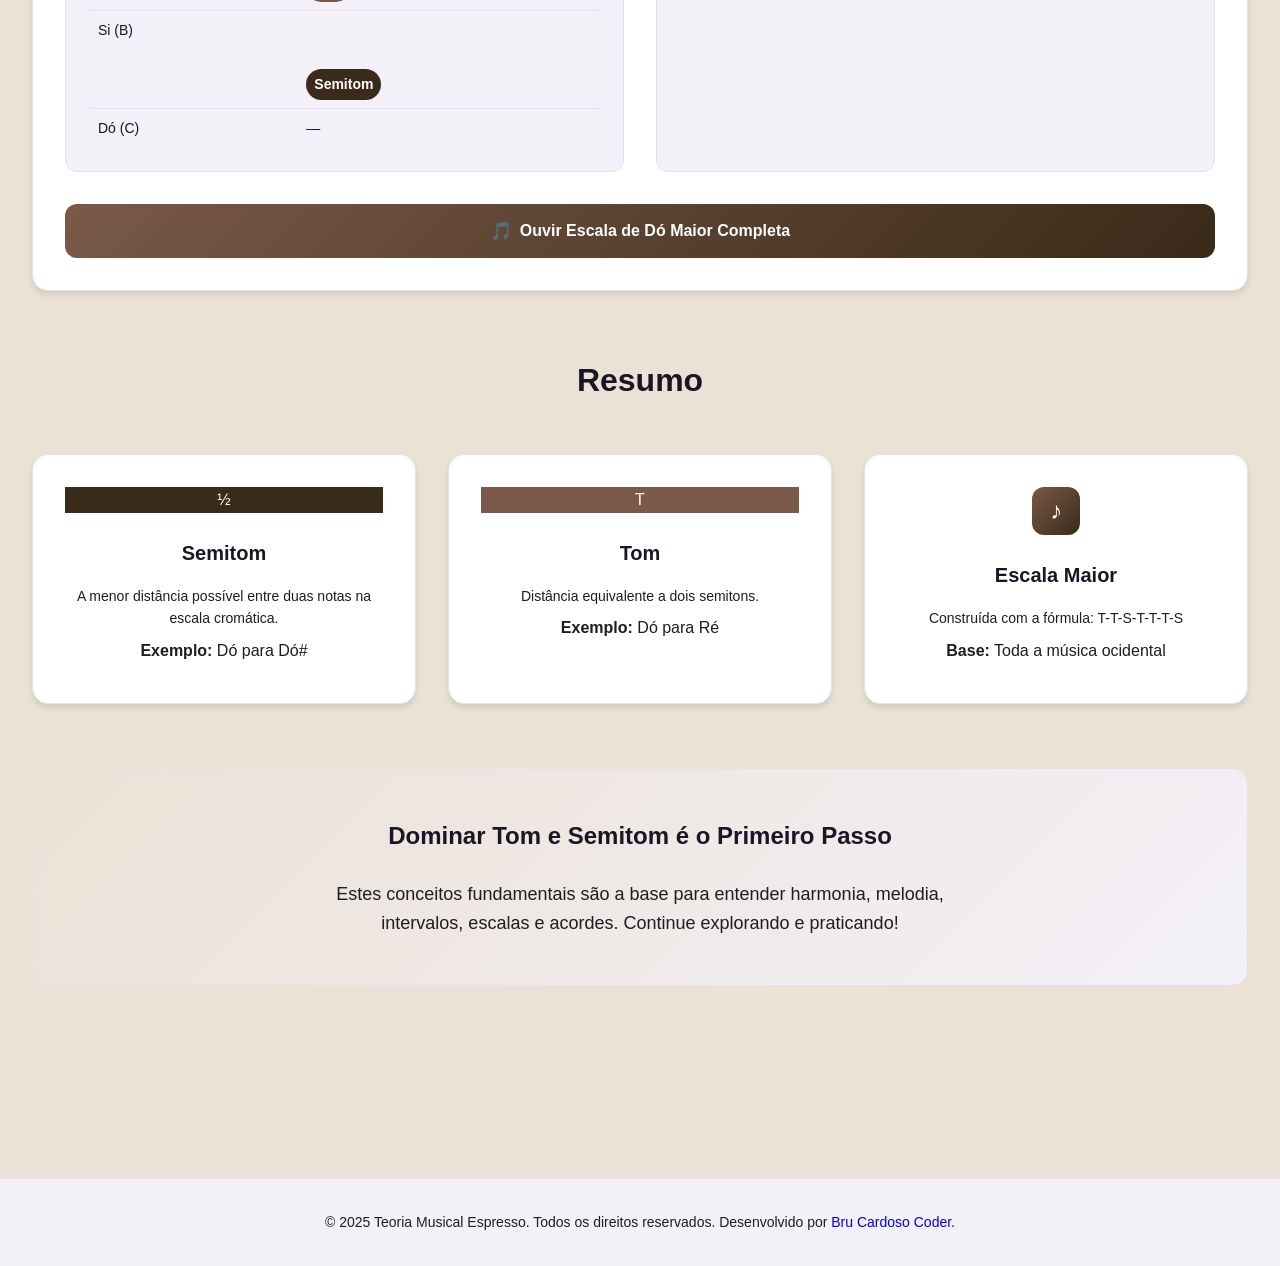
<file: tomesemitom.html>
<!DOCTYPE html>
<html lang="pt-BR">
<head>
    <meta charset="UTF-8">
    <meta name="viewport" content="width=device-width, initial-scale=1.0">
    <!-- Open Graph Meta Tags -->
    <meta property="og:url" content="https://brucardosocoder.github.io/teoria_musical_espresso">
    <meta property="og:type" content="website">
    <meta property="og:title" content="Teoria Musical">
    <meta property="og:description" content="Teoria Musical">
    <meta property="og:image" content="https://brucardosocoder.github.io/teoria_musical_espresso/teoria_musicalog.png">    
    <meta property="og:logo" content="https://brucardosocoder.github.io/teoria_musical_espresso/teoria_musicalog.png">
    <!-- Twitter Meta Tags -->
    <meta name="twitter:card" content="summary_large_image">
    <meta property="twitter:domain" content="https://brucardosocoder.github.io/teoria_musical_espresso">
    <meta property="twitter:url" content="https://brucardosocoder.github.io/teoria_musical_espresso">
    <meta name="twitter:title" content="Teoria Musical">
    <meta name="twitter:description" content="Teoria Musical">
    <meta name="twitter:image" content="https://brucardosocoder.github.io/luabrilhante/teoria_musical_espresso/teoria_musicalog.png">
    <title>Aula Interativa: Tom e Semitom | Teoria Musical Espresso Espresso</title>
    <style>
        
:root {
    --color-primary: #7a5948;
    --color-primary-light: #3a2a19;
    --color-semitom: #3a2a19;
    --color-semitom-light: #ebdbc3;
    --color-background: #ebe2d5;
    --color-foreground: #1a1625;
    --color-card: #ffffff;
    --color-border: #e5e0f0;
    --color-muted: #f3f0f8;
    --color-muted-text: #1d1d22;

    --spacing-xs: 0.25rem;
    --spacing-sm: 0.5rem;
    --spacing-md: 1rem;
    --spacing-lg: 1.5rem;
    --spacing-xl: 2rem;
    --spacing-2xl: 3rem;
    --spacing-3xl: 4rem;

    --font-family: 'Segoe UI', Tahoma, Geneva, Verdana, sans-serif;
    --font-size-sm: 0.875rem;
    --font-size-base: 1rem;
    --font-size-lg: 1.125rem;
    --font-size-xl: 1.25rem;
    --font-size-2xl: 1.5rem;
    --font-size-3xl: 2rem;
    --font-size-4xl: 2.5rem;
    --font-size-5xl: 3rem;

    --radius-sm: 0.375rem;
    --radius-md: 0.5rem;
    --radius-lg: 0.75rem;
    --radius-xl: 1rem;

    --shadow-sm: 0 1px 2px rgba(0, 0, 0, 0.05);
    --shadow-md: 0 4px 6px rgba(0, 0, 0, 0.1);
    --shadow-lg: 0 10px 15px rgba(0, 0, 0, 0.1);
    --shadow-xl: 0 20px 25px rgba(0, 0, 0, 0.15);
}

* {
    margin: 0;
    padding: 0;
    box-sizing: border-box;
}

a {
    text-decoration: none;
}

html {
    scroll-behavior: smooth;
}

body {
    font-family: var(--font-family);
    background-color: var(--color-background);
    color: var(--color-foreground);
    line-height: 1.6;
    font-size: var(--font-size-base);
}

.container {
    width: 100%;
    max-width: 1280px;
    margin: 0 auto;
    padding: 0 var(--spacing-md);
}

@media (min-width: 768px) {
    .container {
        padding: 0 var(--spacing-lg);
    }
}

@media (min-width: 1024px) {
    .container {
        padding: 0 var(--spacing-xl);
    }
}

.header {
    background: linear-gradient(135deg, #f8f7fc 0%, #faf9ff 100%);
    border-bottom: 1px solid var(--color-border);
    position: sticky;
    top: 0;
    z-index: 50;
    backdrop-filter: blur(10px);
    background-color: rgba(248, 247, 252, 0.8);
}

.header-content {
    display: flex;
    align-items: center;
    justify-content: space-between;
    padding: var(--spacing-md) 0;
    gap: var(--spacing-lg);
}

.logo {
    display: flex;
    align-items: center;
    gap: var(--spacing-md);
}

.logo-icon {
    width: 2.5rem;
    height: 2.5rem;
    border-radius: var(--radius-lg);
    background: linear-gradient(135deg, #3a2a19 0%, #7a5948 100%);
    display: flex;
    align-items: center;
    justify-content: center;
    font-size: var(--font-size-2xl);
    color: white;
}

.logo h1 {
    font-size: var(--font-size-2xl);
    font-weight: 700;
    background: linear-gradient(135deg, #3a2a19 0%, #7a5948 100%);
    -webkit-background-clip: text;
    -webkit-text-fill-color: transparent;
    background-clip: text;
}

.header-subtitle {
    font-size: var(--font-size-sm);
    color: var(--color-muted-text);
    display: none;
}

@media (min-width: 640px) {
    .header-subtitle {
        display: block;
    }
}

.main {
    padding: var(--spacing-3xl) 0;
}

.section {
    margin-bottom: var(--spacing-3xl);
}

.section-grid {
    display: grid;
    grid-template-columns: 1fr;
    gap: var(--spacing-xl);
    align-items: center;
}

@media (min-width: 768px) {
    .section-grid {
        grid-template-columns: 1fr 1fr;
    }
    
    .section-grid.reverse {
        direction: rtl;
    }
    
    .section-grid.reverse > * {
        direction: ltr;
    }
}

.section-header {
    display: flex;
    align-items: center;
    gap: var(--spacing-md);
    margin-bottom: var(--spacing-lg);
}

.section-icon {
    width: 3rem;
    height: 3rem;
    border-radius: var(--radius-lg);
    display: flex;
    align-items: center;
    justify-content: center;
    font-size: var(--font-size-2xl);
    font-weight: 700;
    color: white;
}

.semitom-icon {
    background-color: var(--color-semitom);
}

.tom-icon {
    background-color: var(--color-primary);
}

.section-header h2 {
    font-size: var(--font-size-3xl);
    font-weight: 700;
}

.section-description {
    font-size: var(--font-size-lg);
    color: var(--color-muted-text);
    margin-bottom: var(--spacing-lg);
}

.info-boxes {
    display: grid;
    gap: var(--spacing-md);
    margin-bottom: var(--spacing-lg);
}

.info-box {
    background-color: var(--color-muted);
    padding: var(--spacing-md);
    border-radius: var(--radius-lg);
    border: 1px solid var(--color-border);
}

.info-box h4 {
    font-weight: 600;
    margin-bottom: var(--spacing-sm);
}

.info-box ul {
    list-style: none;
    padding-left: 0;
}

.info-box li {
    padding: var(--spacing-xs) 0;
    font-size: var(--font-size-sm);
}

.section-visual {
    display: flex;
    justify-content: center;
}

.visual-box {
    background-color: var(--color-card);
    border: 1px solid var(--color-border);
    border-radius: var(--radius-xl);
    padding: var(--spacing-xl);
    box-shadow: var(--shadow-md);
    text-align: center;
}

.visual-box h3 {
    font-weight: 600;
    margin-bottom: var(--spacing-lg);
}

.note-comparison {
    display: flex;
    align-items: center;
    justify-content: center;
    gap: var(--spacing-lg);
    margin-bottom: var(--spacing-lg);
}

.note {
    width: 5rem;
    height: 5rem;
    display: flex;
    align-items: center;
    justify-content: center;
    font-weight: 700;
    border-radius: var(--radius-lg);
    font-size: var(--font-size-2xl);
}

.note-white {
    background-color: #f5f5f5;
    border: 2px solid #d1d5db;
    color: var(--color-foreground);
}

.note-black {
    background-color: #2d2d2d;
    color: white;
}

.arrow {
    font-size: var(--font-size-2xl);
    color: var(--color-muted-text);
}

.distance-label {
    font-size: var(--font-size-sm);
    color: var(--color-muted-text);
}

.hero {
    margin-bottom: var(--spacing-3xl);
}

.hero-content {
    text-align: center;
    margin-bottom: var(--spacing-3xl);
}

.hero-content h2 {
    font-size: var(--font-size-4xl);
    font-weight: 700;
    margin-bottom: var(--spacing-lg);
}

.hero-content p {
    font-size: var(--font-size-lg);
    color: var(--color-muted-text);
    max-width: 42rem;
    margin: 0 auto;
}

.highlight-tom {
    font-weight: 600;
    color: var(--color-primary);
}

.highlight-semitom {
    font-weight: 600;
    color: var(--color-semitom);
}

.piano-section {
    background-color: var(--color-card);
    border: 1px solid var(--color-border);
    border-radius: var(--radius-xl);
    padding: var(--spacing-xs);
    box-shadow: var(--shadow-md);
}

.piano-section h3 {
    font-size: var(--font-size-2xl);
    font-weight: 600;
    text-align: center;
    margin-bottom: var(--spacing-lg);
}

.piano-container {
    margin-bottom: var(--spacing-lg);
    overflow-x: auto;
    padding: var(--spacing-md) 0;
}

.piano-keys {
    display: flex;
    gap: 0.25rem;
    justify-content: center;
    min-width: min-content;
}

.piano-key {
    border: none;
    cursor: pointer;
    transition: all 150ms ease-out;
    position: relative;
    display: flex;
    align-items: flex-end;
    justify-content: center;
    padding-bottom: var(--spacing-sm);
    font-size: var(--font-size-xs);
    font-weight: 700;
    border-radius: 0 0 var(--radius-md) var(--radius-md);
}

.piano-key-white {
    width: 4rem;
    height: 10rem;
    background-color: #f5f5f5;
    border: 1px solid #d1d5db;
    color: var(--color-foreground);
    box-shadow: var(--shadow-md);
}

.piano-key-white:hover {
    box-shadow: var(--shadow-lg);
}

.piano-key-black {
    width: 3rem;
    height: 6.5rem;
    background-color: #2d2d2d;
    color: white;
    box-shadow: var(--shadow-lg);
    margin-left: -1.5rem;
    margin-right: -1.5rem;
    z-index: 10;
}

.piano-key-black:hover {
    box-shadow: var(--shadow-xl);
}

.piano-key.active-semitom {
    background-color: var(--color-semitom) !important;
    box-shadow: 0 10px 20px rgba(255, 140, 0, 0.4) !important;
}

.piano-key.active-tom {
    background-color: var(--color-primary) !important;
    box-shadow: 0 10px 20px rgba(124, 58, 237, 0.4) !important;
}

.piano-hint {
    text-align: center;
    font-size: var(--font-size-sm);
    color: var(--color-muted-text);
}

@media (max-width: 640px) {
    .piano-key-white {
        width: 3rem;
        height: 8rem;
    }
    
    .piano-key-black {
        width: 2.25rem;
        height: 5rem;
    }
}

.major-scale-section {
    margin-bottom: var(--spacing-3xl);
}

.major-scale-card {
    background-color: var(--color-card);
    border: 1px solid var(--color-border);
    border-radius: var(--radius-xl);
    padding: var(--spacing-xl);
    box-shadow: var(--shadow-md);
}

.major-scale-header {
    text-align: center;
    margin-bottom: var(--spacing-2xl);
}

.major-scale-header h2 {
    font-size: var(--font-size-3xl);
    font-weight: 700;
    margin-bottom: var(--spacing-md);
}

.major-scale-header p {
    font-size: var(--font-size-lg);
    color: var(--color-muted-text);
    max-width: 42rem;
    margin: 0 auto;
}

.scale-formula {
    background-color: var(--color-muted);
    padding: var(--spacing-xl);
    border-radius: var(--radius-lg);
    border: 1px solid var(--color-border);
    margin-bottom: var(--spacing-xl);
}

.scale-formula h3 {
    font-weight: 600;
    margin-bottom: var(--spacing-md);
}

.formula-boxes {
    display: flex;
    flex-wrap: wrap;
    gap: var(--spacing-sm);
    justify-content: center;
    margin-bottom: var(--spacing-md);
}

.formula-box {
    padding: var(--spacing-md) var(--spacing-lg);
    border-radius: var(--radius-md);
    font-weight: 700;
    color: white;
    font-size: var(--font-size-lg);
}

.tom-box {
    background-color: var(--color-primary);
}

.semitom-box {
    background-color: var(--color-semitom);
}

.scale-formula p {
    text-align: center;
    font-size: var(--font-size-sm);
    color: var(--color-muted-text);
}

.scale-grid {
    display: grid;
    grid-template-columns: 1fr;
    gap: var(--spacing-xl);
    margin-bottom: var(--spacing-xl);
}

@media (min-width: 768px) {
    .scale-grid {
        grid-template-columns: 1fr 1fr;
    }
}

.scale-table {
    background-color: var(--color-muted);
    padding: var(--spacing-lg);
    border-radius: var(--radius-lg);
    border: 1px solid var(--color-border);
}

.scale-table h3 {
    font-weight: 600;
    margin-bottom: var(--spacing-md);
}

table {
    width: 100%;
    border-collapse: collapse;
}

thead {
    border-bottom: 2px solid var(--color-border);
}

th {
    padding: var(--spacing-md);
    text-align: left;
    font-weight: 600;
    font-size: var(--font-size-sm);
}

td {
    padding: var(--spacing-sm);
    border-bottom: 1px solid var(--color-border);
    font-size: var(--font-size-sm);
    vertical-align: top;
}

tr:last-child td {
    border-bottom: none;
}

.scale-characteristics {
    background-color: var(--color-muted);
    padding: var(--spacing-lg);
    border-radius: var(--radius-lg);
    border: 1px solid var(--color-border);
}

.scale-characteristics h3 {
    font-weight: 600;
    margin-bottom: var(--spacing-md);
}

.scale-characteristics ul {
    list-style: none;
    padding-left: 0;
}

.scale-characteristics li {
    padding: var(--spacing-sm) 0;
    padding-left: var(--spacing-lg);
    position: relative;
    font-size: var(--font-size-sm);
}

.scale-characteristics li::before {
    content: '•';
    position: absolute;
    left: 0;
    color: var(--color-primary);
    font-weight: 700;
}

.summary-section {
    margin-bottom: var(--spacing-3xl);
}

.summary-section h2 {
    font-size: var(--font-size-3xl);
    font-weight: 700;
    text-align: center;
    margin-bottom: var(--spacing-2xl);
}

.summary-grid {
    display: grid;
    grid-template-columns: 1fr;
    gap: var(--spacing-xl);
}

@media (min-width: 768px) {
    .summary-grid {
        grid-template-columns: repeat(3, 1fr);
    }
}

.summary-card {
    background-color: var(--color-card);
    border: 1px solid var(--color-border);
    border-radius: var(--radius-xl);
    padding: var(--spacing-xl);
    box-shadow: var(--shadow-md);
    text-align: center;
    transition: transform 200ms ease-out, box-shadow 200ms ease-out;
}

.summary-card:hover {
    transform: translateY(-2px);
    box-shadow: var(--shadow-lg);
}

.summary-card .summary-icon {
    margin: 0 auto var(--spacing-lg);
    color: white;
}

.scale-icon {
    width: 3rem;
    height: 3rem;
    border-radius: var(--radius-lg);
    background: linear-gradient(135deg, var(--color-primary) 0%, var(--color-semitom) 100%);
    display: flex;
    align-items: center;
    justify-content: center;
    font-size: var(--font-size-2xl);
    color: white;
    margin: 0 auto var(--spacing-lg);
}

.summary-card h3 {
    font-size: var(--font-size-xl);
    font-weight: 700;
    margin-bottom: var(--spacing-md);
}

.summary-card p {
    font-size: var(--font-size-sm);
    color: var(--color-muted-text);
    margin-bottom: var(--spacing-sm);
}

.summary-example {
    font-size: var(--font-size-xs) !important;
}

.conclusion-section {
    margin-bottom: var(--spacing-3xl);
}

.conclusion-card {
    background: linear-gradient(135deg, var(--color-background) 0%, var(--color-muted) 100%);
    border: 1px solid var(--color-border);
    border-radius: var(--radius-xl);
    padding: var(--spacing-2xl);
    text-align: center;
}

.conclusion-card h2 {
    font-size: var(--font-size-2xl);
    font-weight: 700;
    margin-bottom: var(--spacing-lg);
}

.conclusion-card p {
    font-size: var(--font-size-lg);
    color: var(--color-muted-text);
    max-width: 42rem;
    margin: 0 auto;
}

.btn {
    display: inline-flex;
    align-items: center;
    gap: var(--spacing-sm);
    padding: var(--spacing-md) var(--spacing-xl);
    border: none;
    border-radius: var(--radius-lg);
    font-size: var(--font-size-base);
    font-weight: 600;
    cursor: pointer;
    transition: all 200ms ease-out;
    width: 100%;
    justify-content: center;
}

.btn-semitom {
    background-color: var(--color-semitom);
    color: white;
}

.btn-semitom:hover {
    background-color: var(--color-semitom-light);
    box-shadow: var(--shadow-lg);
}

.btn-tom {
    background-color: var(--color-primary);
    color: white;
}

.btn-tom:hover {
    background-color: var(--color-primary-light);
    box-shadow: var(--shadow-lg);
}

.btn-scale {
    background: linear-gradient(135deg, var(--color-primary) 0%, var(--color-semitom) 100%);
    color: white;
}

.btn-scale:hover {
    opacity: 0.9;
    box-shadow: var(--shadow-lg);
}

.btn-icon {
    font-size: var(--font-size-lg);
}

.badge {
    display: inline-block;
    padding: var(--spacing-xs) var(--spacing-sm);
    border-radius: 9999px;
    font-size: var(--font-size-xs);
    font-weight: 600;
    margin-top: 50px;
}

.badge-semitom {
    background-color: var(--color-semitom);
    color: white;
}

.badge-tom {
    background-color: var(--color-primary);
    color: white;
}

.footer {
    border-top: 1px solid var(--color-border);
    background-color: var(--color-muted);
    padding: var(--spacing-xl) 0;
    margin-top: var(--spacing-3xl);
}

.footer p {
    text-align: center;
    font-size: var(--font-size-sm);
    color: var(--color-muted-text);
}

@media (max-width: 640px) {
    .header-content {
        flex-direction: column;
        gap: var(--spacing-sm);
    }
    
    .logo h1 {
        font-size: var(--font-size-xl);
    }
    
    .hero-content h2 {
        font-size: var(--font-size-2xl);
    }
    
    .section-header h2 {
        font-size: var(--font-size-2xl);
    }
    
    .major-scale-header h2 {
        font-size: var(--font-size-2xl);
    }
    
    .summary-section h2 {
        font-size: var(--font-size-2xl);
    }
    
    .conclusion-card h2 {
        font-size: var(--font-size-xl);
    }
    
    .summary-grid {
        grid-template-columns: 1fr;
    }
    
    .scale-grid {
        grid-template-columns: 1fr;
    }
    
    .section-grid {
        grid-template-columns: 1fr;
    }

    .piano-key-white {
        width: 3rem;
        height: 10rem;
    }

    .piano-key-black {
        width: 2.5rem;
        height: 6.5rem;
    }

    .scale-formula {
        background-color: var(--color-muted);
        padding: var(--spacing-sm);
        border-radius: var(--radius-lg);
        border: 1px solid var(--color-border);
        margin-bottom: var(--spacing-xl);
    }

    .formula-boxes {
        display: flex;
        flex-wrap: wrap;
        gap: var(--spacing-xs);
        justify-content: center;
        margin-bottom: var(--spacing-md);
    }

    .formula-box {
        padding: var(--spacing-xs) var(--spacing-xs);
        border-radius: var(--radius-md);
        font-weight: 700;
        color: white;
        font-size: var(--font-size-xs);
    }
}

@keyframes pulse-subtle {
    0%, 100% {
        opacity: 1;
    }
    50% {
        opacity: 0.7;
    }
}

.animate-pulse {
    animation: pulse-subtle 2s cubic-bezier(0.4, 0, 0.6, 1) infinite;
}


.back-btn {
            background-color: #7a5948;
            color: white;
            padding: 0.5rem 1rem;
            border-radius: 0.5rem;
            text-decoration: none;
            font-size: 0.875rem;
            font-weight: 600;
            transition: background-color 0.2s;
            white-space: nowrap;
        }
        
        .back-btn:hover {
            background-color: #3a2a19;
        }

    </style>
</head>
<body>
    <!-- Header -->
    <header class="header">
        <div class="container">
            <div class="header-content">
                <div class="logo">  
            <a href="index.html" class="back-btn">← Início</a>
                    <div class="logo-icon">♪</div>
                    <h1>Tom e Semitom</h1>
                </div>
                <p class="header-subtitle">Aula Interativa de Tom e Semitom</p>
            </div>
        </div>
    </header>

    <!-- Main Content -->
    <main class="main">
        <div class="container">
            <!-- Hero Section -->
            <section class="hero">
                <div class="hero-content">
                    <h2>Entenda os Blocos Fundamentais da Música</h2>
                    <p>Explore os conceitos de <span class="highlight-tom">tom</span> e <span class="highlight-semitom">semitom</span>, as menores unidades de medida de altura na música ocidental.</p>
                </div>

                <!-- Interactive Piano -->
                <div class="piano-section">
                    <h3>Teclado Interativo</h3>
                    <div class="piano-container">
                        <div class="piano-keys" id="pianoKeys"></div>
                    </div>
                    <p class="piano-hint">Clique nas teclas para ouvir as notas</p>
                </div>
            </section>

            <!-- Semitom Section -->
            <section class="section">
                <div class="section-grid">
                    <div class="section-content">
                        <div class="section-header">
                            <div class="section-icon semitom-icon">½</div>
                            <h2>Semitom</h2>
                        </div>
                        <p class="section-description">
                            O <span class="badge badge-semitom">semitom</span> (ou meio tom) é a <strong>menor distância possível</strong> entre duas notas na escala cromática.
                        </p>

                        <div class="info-boxes">
                            <div class="info-box">
                                <h4>Exemplos de Semitons:</h4>
                                <ul>
                                    <li><strong>Dó para Dó#:</strong> Semitom cromático (mesmo nome)</li>
                                    <li><strong>Mi para Fá:</strong> Semitom diatônico (nomes diferentes)</li>
                                    <li><strong>Si para Dó:</strong> Semitom diatônico (nomes diferentes)</li>
                                </ul>
                            </div>

                            <div class="info-box">
                                <h4>No Teclado:</h4>
                                <p>Um semitom é o movimento de uma tecla para a tecla imediatamente adjacente, seja ela branca ou preta.</p>
                            </div>
                        </div>

                        <button class="btn btn-semitom" id="playSemitom">
                            <span class="btn-icon">🔊</span> Ouvir Exemplo: Dó → Dó#
                        </button>
                    </div>

                    <div class="section-visual">
                        <div class="visual-box">
                            <h3>Visualização</h3>
                            <div class="note-comparison">
                                <div class="note note-white">C</div>
                                <div class="arrow">→</div>
                                <div class="note note-black">C#</div>
                            </div>
                            <p class="distance-label">Distância: <strong>1 semitom</strong></p>
                        </div>
                    </div>
                </div>
            </section>

            <!-- Tom Section -->
            <section class="section">
                <div class="section-grid reverse">
                    <div class="section-visual">
                        <div class="visual-box">
                            <h3>Visualização</h3>
                            <div class="note-comparison">
                                <div class="note note-white">C</div>
                                <div class="arrow">→</div>
                                <div class="note note-white">D</div>
                            </div>
                            <p class="distance-label">Distância: <strong>1 tom (2 semitons)</strong></p>
                        </div>
                    </div>

                    <div class="section-content">
                        <div class="section-header">
                            <div class="section-icon tom-icon">T</div>
                            <h2>Tom (Tom Inteiro)</h2>
                        </div>
                        <p class="section-description">
                            O <span class="badge badge-tom">tom</span> (ou tom inteiro) é a distância equivalente a <strong>dois semitons</strong>.
                        </p>

                        <div class="info-boxes">
                            <div class="info-box">
                                <h4>Exemplos de Tons:</h4>
                                <ul>
                                    <li><strong>Dó para Ré:</strong> Tom (C → C# → D)</li>
                                    <li><strong>Fá# para Sol#:</strong> Tom (F# → G → G#)</li>
                                    <li><strong>Lá para Si:</strong> Tom (A → A# → B)</li>
                                </ul>
                            </div>

                            <div class="info-box">
                                <h4>Estrutura:</h4>
                                <p style="font-family: monospace; background: rgba(0,0,0,0.05); padding: 0.5rem; border-radius: 0.5rem;">
                                    Semitom + Semitom = Tom
                                </p>
                            </div>
                        </div>

                        <button class="btn btn-tom" id="playTom">
                            <span class="btn-icon">🔊</span> Ouvir Exemplo: Dó → Ré
                        </button>
                    </div>
                </div>
            </section>

            <!-- Major Scale Section -->
            <section class="section major-scale-section">
                <div class="major-scale-card">
                    <div class="major-scale-header">
                        <h2>A Escala Maior:</h2> <h2>T-T-S-T-T-T-S</h2>
                        <p>A importância do tom e do semitom se manifesta claramente na construção das escalas. A <strong>Escala Maior</strong> é o modelo fundamental da música ocidental.</p>
                    </div>

                    <div class="scale-formula">
                        <h3>Fórmula da Escala Maior:</h3>
                        <div class="formula-boxes">
                            <div class="formula-box tom-box">T</div>
                            <div class="formula-box tom-box">T</div>
                            <div class="formula-box semitom-box">S</div>
                            <div class="formula-box tom-box">T</div>
                            <div class="formula-box tom-box">T</div>
                            <div class="formula-box tom-box">T</div>
                            <div class="formula-box semitom-box">S</div>
                        </div>
                        <p>Esta sequência é a "receita" para construir qualquer escala maior, começando de qualquer nota.</p>
                    </div>

                    <div class="scale-grid">
                        <div class="scale-table">
                            <h3>Escala de Dó Maior</h3>
                            <table>
                                <thead>
                                    <tr>
                                        <th>Nota</th>
                                        <th>Intervalo</th>
                                    </tr>
                                </thead>
                                <tbody>
                                    <tr>
                                        <td>Dó (C)</td>
                                        <td><span class="badge badge-tom">Tom</span></td>
                                    </tr>
                                    <tr>
                                        <td>Ré (D)</td>
                                        <td><span class="badge badge-tom">Tom</span></td>
                                    </tr>
                                    <tr>
                                        <td>Mi (E)</td>
                                        <td><span class="badge badge-semitom">Semitom</span></td>
                                    </tr>
                                    <tr>
                                        <td>Fá (F)</td>
                                        <td><span class="badge badge-tom">Tom</span></td>
                                    </tr>
                                    <tr>
                                        <td>Sol (G)</td>
                                        <td><span class="badge badge-tom">Tom</span></td>
                                    </tr>
                                    <tr>
                                        <td>Lá (A)</td>
                                        <td><span class="badge badge-tom">Tom</span></td>
                                    </tr>
                                    <tr>
                                        <td>Si (B)</td>
                                        <td><span class="badge badge-semitom">Semitom</span></td>
                                    </tr>
                                    <tr>
                                        <td>Dó (C)</td>
                                        <td>—</td>
                                    </tr>
                                </tbody>
                            </table>
                        </div>

                        <div class="scale-characteristics">
                            <h3>Características</h3>
                            <ul>
                                <li><strong>8 notas</strong> no total (incluindo a oitava)</li>
                                <li><strong>5 tons</strong> e <strong>2 semitons</strong></li>
                                <li>Semitons ocorrem entre o <strong>3º e 4º</strong> graus (Mi-Fá) e entre o <strong>7º e 8º</strong> graus (Si-Dó)</li>
                                <li>Padrão universal para todas as escalas maiores</li>
                            </ul>
                        </div>
                    </div>

                    <button class="btn btn-scale" id="playScale">
                        <span class="btn-icon">🎵</span> Ouvir Escala de Dó Maior Completa
                    </button>
                </div>
            </section>

            <!-- Summary Section -->
            <section class="section summary-section">
                <h2>Resumo</h2>
                <div class="summary-grid">
                    <div class="summary-card">
                        <div class="summary-icon semitom-icon">½</div>
                        <h3>Semitom</h3>
                        <p>A menor distância possível entre duas notas na escala cromática.</p>
                        <p class="summary-example"><strong>Exemplo:</strong> Dó para Dó#</p>
                    </div>

                    <div class="summary-card">
                        <div class="summary-icon tom-icon">T</div>
                        <h3>Tom</h3>
                        <p>Distância equivalente a dois semitons.</p>
                        <p class="summary-example"><strong>Exemplo:</strong> Dó para Ré</p>
                    </div>

                    <div class="summary-card">
                        <div class="summary-icon scale-icon">♪</div>
                        <h3>Escala Maior</h3>
                        <p>Construída com a fórmula: T-T-S-T-T-T-S</p>
                        <p class="summary-example"><strong>Base:</strong> Toda a música ocidental</p>
                    </div>
                </div>
            </section>

            <!-- Conclusion -->
            <section class="section conclusion-section">
                <div class="conclusion-card">
                    <h2>Dominar Tom e Semitom é o Primeiro Passo</h2>
                    <p>Estes conceitos fundamentais são a base para entender harmonia, melodia, intervalos, escalas e acordes. Continue explorando e praticando!</p>
                </div>
            </section>
        </div>
    </main>

    <!-- Footer -->
    <footer class="footer">
        <div class="container">
            <p>&copy; 2025 Teoria Musical Espresso. Todos os direitos reservados. Desenvolvido por <a href="https://wa.me/5521989978029" target="_blank" class="underline">Bru Cardoso Coder.</a></p>
        </div>
    </footer>

    <script>
const notes = [
    { name: 'C', frequency: 261.63, isBlack: false, isNatural: true },
    { name: 'C#', frequency: 277.18, isBlack: true, isNatural: false },
    { name: 'D', frequency: 293.66, isBlack: false, isNatural: true },
    { name: 'D#', frequency: 311.13, isBlack: true, isNatural: false },
    { name: 'E', frequency: 329.63, isBlack: false, isNatural: true },
    { name: 'F', frequency: 349.23, isBlack: false, isNatural: true },
    { name: 'F#', frequency: 369.99, isBlack: true, isNatural: false },
    { name: 'G', frequency: 392.0, isBlack: false, isNatural: true },
    { name: 'G#', frequency: 415.3, isBlack: true, isNatural: false },
    { name: 'A', frequency: 440.0, isBlack: false, isNatural: true },
    { name: 'A#', frequency: 466.16, isBlack: true, isNatural: false },
    { name: 'B', frequency: 493.88, isBlack: false, isNatural: true },
];

let audioContext = null;

function getAudioContext() {
    if (!audioContext) {
        audioContext = new (window.AudioContext || window.webkitAudioContext)();
    }
    return audioContext;
}

function playNote(frequency, duration = 0.5) {
    const ctx = getAudioContext();
    const osc = ctx.createOscillator();
    const gain = ctx.createGain();

    osc.connect(gain);
    gain.connect(ctx.destination);

    osc.frequency.value = frequency;
    osc.type = 'sine';

    gain.gain.setValueAtTime(0.3, ctx.currentTime);
    gain.gain.exponentialRampToValueAtTime(0.01, ctx.currentTime + duration);

    osc.start(ctx.currentTime);
    osc.stop(ctx.currentTime + duration);
}

function playSequence(frequencies, interval = 0.3) {
    frequencies.forEach((freq, index) => {
        setTimeout(() => {
            playNote(freq, 0.4);
        }, index * interval * 1000);
    });
}

function initPiano() {
    const pianoKeys = document.getElementById('pianoKeys');
    
    notes.forEach((note, idx) => {
        const key = document.createElement('button');
        key.className = `piano-key ${note.isBlack ? 'piano-key-black' : 'piano-key-white'}`;
        key.title = `${note.name} (${note.frequency.toFixed(2)} Hz)`;
        key.textContent = note.name;
        
        key.addEventListener('click', () => {
            playPianoKey(key, note);
        });
        
        pianoKeys.appendChild(key);
    });
}

function playPianoKey(keyElement, note) {

    const isBlack = note.isBlack;
    const activeClass = isBlack ? 'active-semitom' : 'active-tom';
    
    keyElement.classList.add(activeClass);
    playNote(note.frequency);

    setTimeout(() => {
        keyElement.classList.remove(activeClass);
    }, 200);
}

function setupAudioExamples() {
    // Semitom: Dó → Dó#
    const playSemitonBtn = document.getElementById('playSemitom');
    if (playSemitonBtn) {
        playSemitonBtn.addEventListener('click', () => {
            const cFreq = 261.63;
            const cSharpFreq = 277.18;
            playSequence([cFreq, cSharpFreq], 0.4);
        });
    }

    const playTomBtn = document.getElementById('playTom');
    if (playTomBtn) {
        playTomBtn.addEventListener('click', () => {
            const cFreq = 261.63;
            const dFreq = 293.66;
            playSequence([cFreq, dFreq], 0.4);
        });
    }

    const playScaleBtn = document.getElementById('playScale');
    if (playScaleBtn) {
        playScaleBtn.addEventListener('click', () => {
            const cMajorFrequencies = [
                261.63, 293.66, 329.63, 349.23, 392.0, 440.0, 493.88, 523.25,
            ];
            playSequence(cMajorFrequencies, 0.3);
        });
    }
}

document.addEventListener('DOMContentLoaded', () => {
    initPiano();
    setupAudioExamples();
});

    </script>
</body>
</html>
</file>
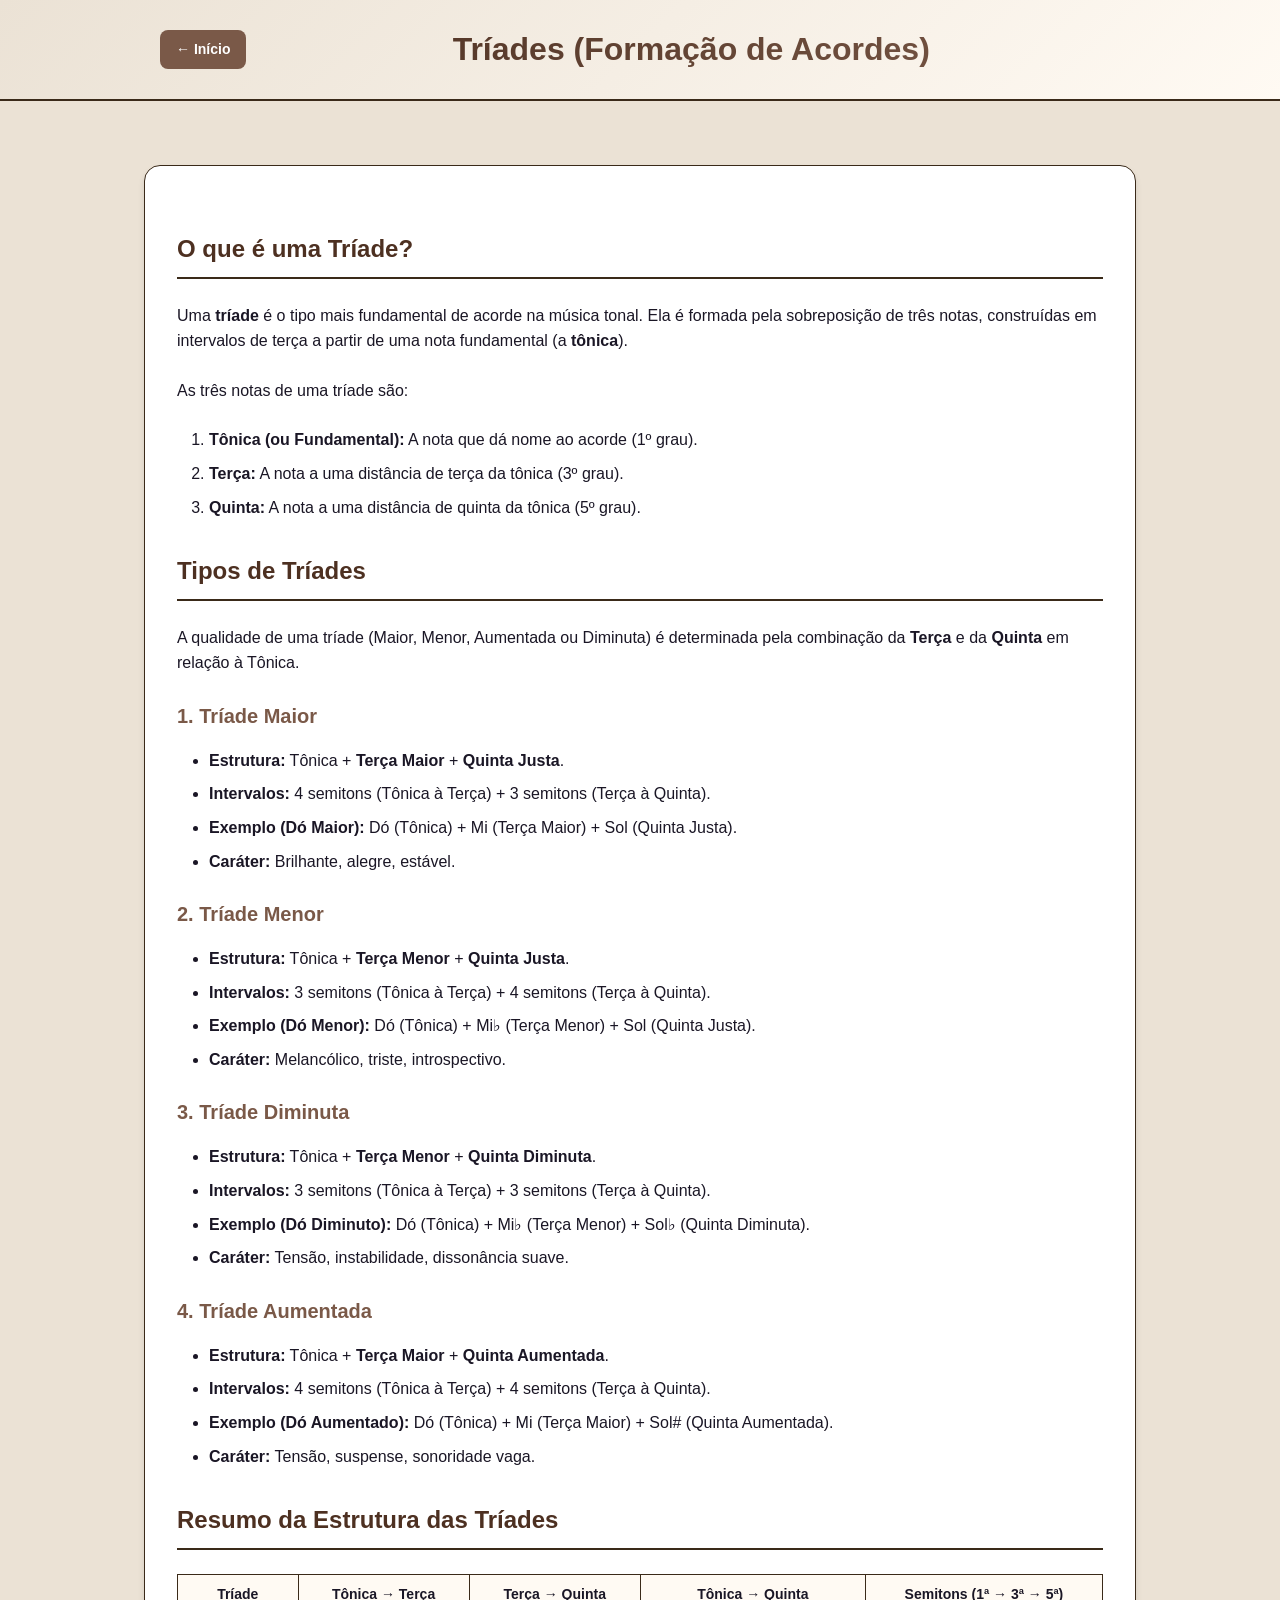
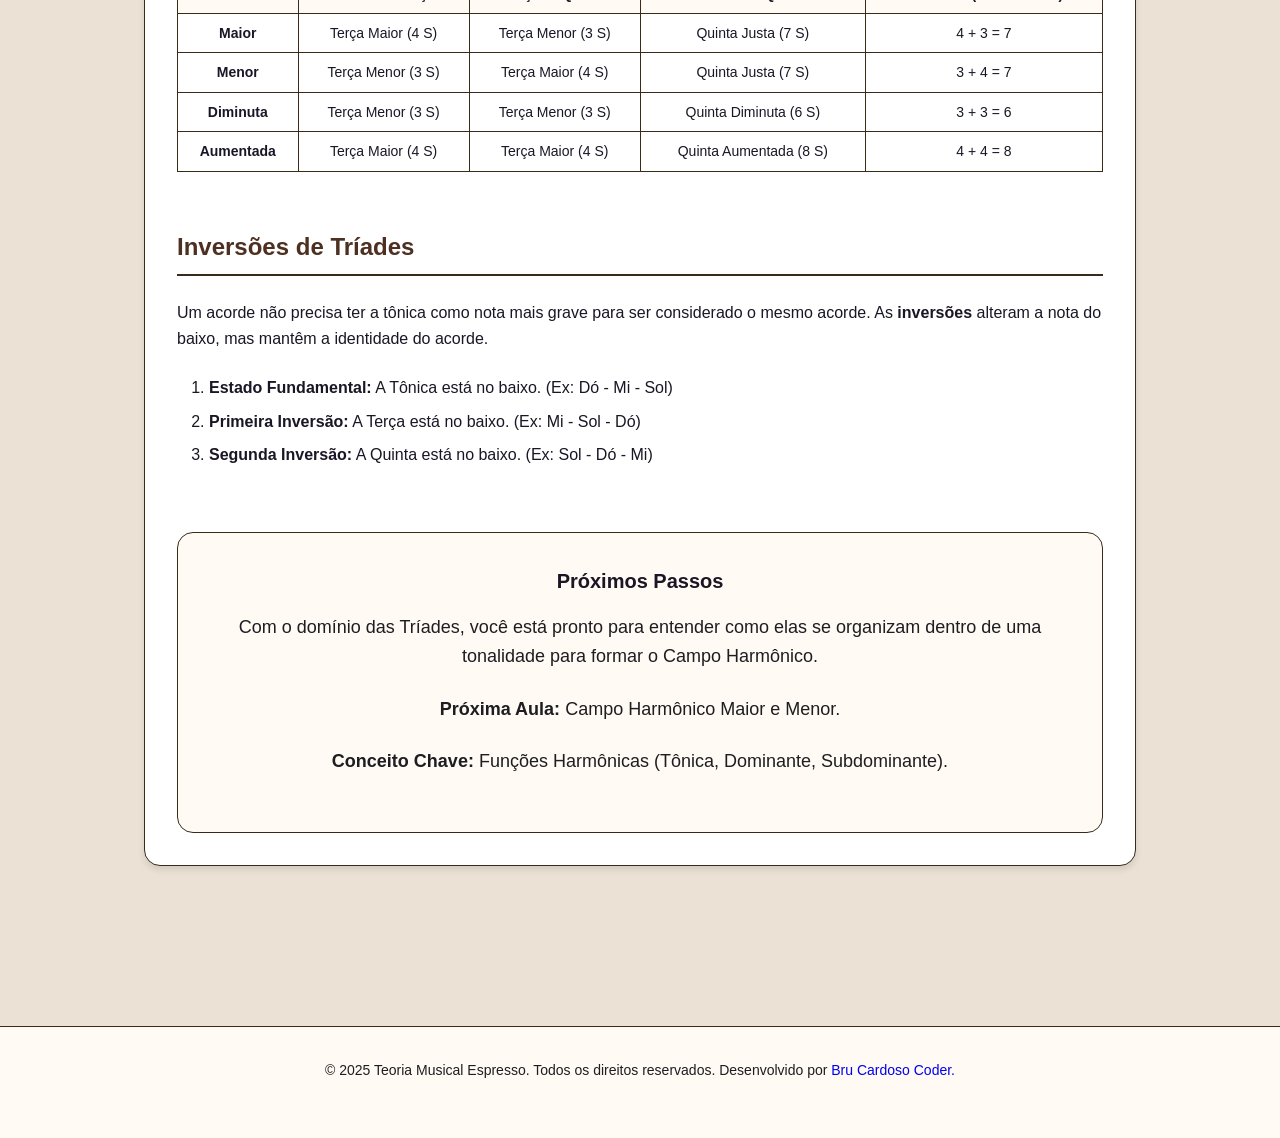
<file: triades.html>
<!DOCTYPE html>
<html lang="pt-BR">
<head>
    <meta charset="UTF-8">
    <meta name="viewport" content="width=device-width, initial-scale=1.0">
    <!-- Open Graph Meta Tags -->
    <meta property="og:url" content="https://brucardosocoder.github.io/teoria_musical_espresso">
    <meta property="og:type" content="website">
    <meta property="og:title" content="Teoria Musical">
    <meta property="og:description" content="Teoria Musical">
    <meta property="og:image" content="https://brucardosocoder.github.io/teoria_musical_espresso/teoria_musicalog.png">    
    <meta property="og:logo" content="https://brucardosocoder.github.io/teoria_musical_espresso/teoria_musicalog.png">
    <!-- Twitter Meta Tags -->
    <meta name="twitter:card" content="summary_large_image">
    <meta property="twitter:domain" content="https://brucardosocoder.github.io/teoria_musical_espresso">
    <meta property="twitter:url" content="https://brucardosocoder.github.io/teoria_musical_espresso">
    <meta name="twitter:title" content="Teoria Musical">
    <meta name="twitter:description" content="Teoria Musical">
    <meta name="twitter:image" content="https://brucardosocoder.github.io/luabrilhante/teoria_musical_espresso/teoria_musicalog.png">
    <title>Tríades (Formação de Acordes) | Teoria Musical Espresso</title>
    <style>
        :root {
            --color-primary: #4d3021;
    --color-primary-light: #3a2a19;
    --color-secondary: #7a5948;
    --color-accent: #ebdbc3;
            --color-background: #ebe2d5;
    --color-foreground: #1a1625;
    --color-card: #ffffff;
    --color-border: #3a2a19;
    --color-muted: #fffaf3;
    --color-muted-text: #1d1d22;

            --spacing-xs: 0.25rem;
            --spacing-sm: 0.5rem;
            --spacing-md: 1rem;
            --spacing-lg: 1.5rem;
            --spacing-xl: 2rem;
            --spacing-2xl: 3rem;
            --spacing-3xl: 4rem;

            --font-family: 'Segoe UI', Tahoma, Geneva, Verdana, sans-serif;
            --font-size-sm: 0.875rem;
            --font-size-base: 1rem;
            --font-size-lg: 1.125rem;
            --font-size-xl: 1.25rem;
            --font-size-2xl: 1.5rem;
            --font-size-3xl: 2rem;
            --font-size-4xl: 2.5rem;
            --font-size-5xl: 3rem;

            --radius-sm: 0.375rem;
            --radius-md: 0.5rem;
            --radius-lg: 0.75rem;
            --radius-xl: 1rem;

            --shadow-sm: 0 1px 2px rgba(0, 0, 0, 0.05);
            --shadow-md: 0 4px 6px rgba(0, 0, 0, 0.1);
            --shadow-lg: 0 10px 15px rgba(0, 0, 0, 0.1);
            --shadow-xl: 0 20px 25px rgba(0, 0, 0, 0.15);
        }
        
        * {
            margin: 0;
            padding: 0;
            box-sizing: border-box;
        }

        a {
            text-decoration: none;
        }
        
        body {
            font-family: var(--font-family);
            background-color: var(--color-background);
            color: var(--color-foreground);
            line-height: 1.6;
            font-size: var(--font-size-base);
        }
        
        .container {
            width: 100%;
            max-width: 1024px;
            margin: 0 auto;
            padding: 0 var(--spacing-md);
        }
        
        .header {
            background: linear-gradient(135deg, var(--color-background) 0%, var(--color-muted) 100%);
            border-bottom: 2px solid var(--color-border);
            padding: var(--spacing-lg) 0;
            margin-bottom: var(--spacing-xl);
        }
        
        .header-content {
            display: flex;
            justify-content: space-between;
            align-items: center;
            flex-wrap: wrap;
            gap: var(--spacing-md);
            padding: 0 var(--spacing-md);
        }
        
        .header h1 {
            font-size: var(--font-size-3xl);
            font-weight: 700;
            text-align: center;
            background: linear-gradient(135deg, var(--color-primary) 0%, var(--color-secondary) 100%);
            -webkit-background-clip: text;
            -webkit-text-fill-color: transparent;
            background-clip: text;
            margin: 0 auto;
            flex: 1 1 auto;
            min-width: 200px;
        }
        
        .main {
            padding: var(--spacing-xl) 0;
        }
        
        .section-card {
            background-color: var(--color-card);
            border: 1px solid var(--color-border);
            border-radius: var(--radius-xl);
            padding: var(--spacing-xl);
            box-shadow: var(--shadow-md);
            margin-bottom: var(--spacing-3xl);
        }
        
        h2 {
            font-size: var(--font-size-2xl);
            font-weight: 700;
            margin-top: var(--spacing-xl);
            margin-bottom: var(--spacing-lg);
            color: var(--color-primary);
            border-bottom: 2px solid var(--color-border);
            padding-bottom: var(--spacing-sm);
        }
        
        h3 {
            font-size: var(--font-size-xl);
            font-weight: 600;
            margin-top: var(--spacing-lg);
            margin-bottom: var(--spacing-md);
            color: var(--color-secondary);
        }
        
        p {
            margin-bottom: var(--spacing-lg);
        }
        
        table {
            width: 100%;
            min-width: 500px;
            border-collapse: collapse;
            margin-bottom: var(--spacing-lg);
        }
        
        th, td {
            padding: var(--spacing-sm) var(--spacing-xs);
            border: 1px solid var(--color-border);
            text-align: left;
        }
        
        th {
            background-color: var(--color-muted);
            font-weight: 700;
            color: var(--color-foreground);
            font-size: var(--font-size-sm);
        }
        
        td {
            background-color: var(--color-card);
            font-size: var(--font-size-sm);
        }
        
        .formula-box {
            background-color: var(--color-muted);
            padding: var(--spacing-lg);
            border-radius: var(--radius-lg);
            border: 2px solid var(--color-primary-light);
            text-align: center;
            font-size: var(--font-size-xl);
            font-weight: 700;
            margin-bottom: var(--spacing-xl);
            color: var(--color-primary);
            word-wrap: break-word;
        }
        
        .next-steps {
            background-color: var(--color-muted);
            border: 1px solid var(--color-border);
            border-radius: var(--radius-xl);
            padding: var(--spacing-xl);
            text-align: center;
            margin-top: var(--spacing-3xl);
        }
        
        .next-steps h3 {
            color: var(--color-foreground);
            margin-top: 0;
        }
        
        .next-steps p {
            font-size: var(--font-size-lg);
            color: var(--color-muted-text);
        }
        
        .highlight {
            font-weight: 700;
            color: var(--color-primary);
        }
        
        .footer {
            border-top: 1px solid var(--color-border);
            background-color: var(--color-muted);
            padding: var(--spacing-xl) 0;
            margin-top: var(--spacing-3xl);
        }
        
        .footer p {
            text-align: center;
            font-size: var(--font-size-sm);
            color: var(--color-muted-text);
        }
        
        .btn {
            display: inline-flex;
            align-items: center;
            gap: var(--spacing-sm);
            padding: var(--spacing-md) var(--spacing-xl);
            border: none;
            border-radius: var(--radius-lg);
            font-size: var(--font-size-base);
            font-weight: 600;
            cursor: pointer;
            transition: all 200ms ease-out;
            width: 100%;
            justify-content: center;
            text-decoration: none;
            background-color: var(--color-primary);
            color: white;
        }
        
        .btn:hover {
            background-color: var(--color-primary-light);
            box-shadow: var(--shadow-lg);
        }

         .back-btn {
            background-color: var(--color-secondary);
            color: white;
            padding: var(--spacing-sm) var(--spacing-md);
            border-radius: var(--radius-md);
            text-decoration: none;
            font-size: var(--font-size-sm);
            font-weight: 600;
            transition: background-color 0.2s;
            white-space: nowrap;
            flex-shrink: 0;
        }
        
        .back-btn:hover {
            background-color: var(--color-accent);
        }
    
        ol, ul {
            margin-left: var(--spacing-xl);
            margin-bottom: var(--spacing-lg);
        }

        li {
            margin-bottom: var(--spacing-sm);
        }

        .table-wrapper {
            width: 100%;
            overflow-x: auto;
            -webkit-overflow-scrolling: touch;
            margin-bottom: var(--spacing-lg);
        }

        @media (max-width: 768px) {
            :root {
                --font-size-3xl: 1.5rem;
                --font-size-2xl: 1.25rem;
                --font-size-xl: 1.125rem;
                --font-size-lg: 1rem;
                --spacing-xl: 1.5rem;
                --spacing-2xl: 2rem;
                --spacing-3xl: 2.5rem;
            }

            .container {
                padding: 0 var(--spacing-sm);
            }

            .header-content {
                flex-direction: column;
                align-items: flex-start;
                gap: var(--spacing-sm);
            }

            .header h1 {
                font-size: var(--font-size-2xl);
                text-align: left;
                width: 100%;
            }

            .section-card {
                padding: var(--spacing-lg);
            }

            table {
                min-width: 450px;
                font-size: var(--font-size-sm);
            }

            th, td {
                padding: var(--spacing-xs);
            }

            .formula-box {
                font-size: var(--font-size-base);
                padding: var(--spacing-md);
            }

            .next-steps {
                padding: var(--spacing-lg);
            }

            .next-steps p {
                font-size: var(--font-size-base);
            }
        }

        @media (max-width: 480px) {
            :root {
                --font-size-3xl: 1.25rem;
                --font-size-2xl: 1.125rem;
                --font-size-xl: 1rem;
                --font-size-lg: 0.9375rem;
                --font-size-base: 0.875rem;
                --spacing-lg: 1rem;
                --spacing-xl: 1.25rem;
                --spacing-2xl: 1.5rem;
                --spacing-3xl: 2rem;
            }

            body {
                font-size: var(--font-size-sm);
            }

            .container {
                padding: 0 var(--spacing-xs);
            }

            .header {
                padding: var(--spacing-md) 0;
                margin-bottom: var(--spacing-lg);
            }

            .header-content {
                padding: 0 var(--spacing-sm);
            }

            .header h1 {
                font-size: var(--font-size-xl);
                line-height: 1.3;
            }

            .main {
                padding: var(--spacing-lg) 0;
            }

            .section-card {
                padding: var(--spacing-md);
                border-radius: var(--radius-lg);
                margin-bottom: var(--spacing-xl);
            }

            h2 {
                font-size: var(--font-size-xl);
                margin-top: var(--spacing-lg);
                margin-bottom: var(--spacing-md);
            }

            h3 {
                font-size: var(--font-size-lg);
                margin-top: var(--spacing-md);
            }

            table {
                min-width: 100%;
                font-size: 0.75rem;
            }

            th, td {
                padding: 0.375rem 0.25rem;
            }

            th {
                font-size: 0.7rem;
            }

            td {
                font-size: 0.7rem;
            }

            .formula-box {
                font-size: var(--font-size-sm);
                padding: var(--spacing-sm);
                margin-bottom: var(--spacing-lg);
                word-wrap: break-word;
            }

            .next-steps {
                padding: var(--spacing-md);
                margin-top: var(--spacing-xl);
            }

            .next-steps h3 {
                font-size: var(--font-size-lg);
            }

            .next-steps p {
                font-size: var(--font-size-sm);
            }

            .back-btn {
                font-size: 0.75rem;
                padding: var(--spacing-xs) var(--spacing-sm);
                flex-shrink: 0;
            }

            .btn {
                padding: var(--spacing-sm) var(--spacing-md);
                font-size: var(--font-size-sm);
            }

            ol, ul {
                margin-left: var(--spacing-lg);
            }

            .footer {
                padding: var(--spacing-lg) 0;
            }

            .footer p {
                font-size: 0.75rem;
                padding: 0 var(--spacing-sm);
            }
        }

        @media (max-width: 360px) {
            .header h1 {
                font-size: 1.125rem;
            }

            table {
                font-size: 0.65rem;
            }

            th, td {
                padding: 0.25rem 0.125rem;
            }

            th, td {
                font-size: 0.65rem;
            }
        }

        @media (max-height: 500px) and (orientation: landscape) {
            .header {
                padding: var(--spacing-sm) 0;
                margin-bottom: var(--spacing-md);
            }

            .main {
                padding: var(--spacing-md) 0;
            }

            .section-card {
                margin-bottom: var(--spacing-lg);
            }
        }
    
    </style>
</head>
<body>
    <div class='header'>
        <div class='container'>
            <div class='header-content'>
            <a href="index.html" class="back-btn">← Início</a>
            <h1>Tríades (Formação de Acordes)</h1>
        </div>
        </div>
    </div>
    <div class='main'>
        <div class='container'>
            <div class='section-card'>

<h2>O que é uma Tríade?</h2>
<p>Uma <strong>tríade</strong> é o tipo mais fundamental de acorde na música tonal. Ela é formada pela sobreposição de três notas, construídas em intervalos de terça a partir de uma nota fundamental (a <strong>tônica</strong>).</p>
<p>As três notas de uma tríade são:</p>
<ol>
<li><strong>Tônica (ou Fundamental):</strong> A nota que dá nome ao acorde (1º grau).</li>
<li><strong>Terça:</strong> A nota a uma distância de terça da tônica (3º grau).</li>
<li><strong>Quinta:</strong> A nota a uma distância de quinta da tônica (5º grau).</li>
</ol>
<h2>Tipos de Tríades</h2>
<p>A qualidade de uma tríade (Maior, Menor, Aumentada ou Diminuta) é determinada pela combinação da <strong>Terça</strong> e da <strong>Quinta</strong> em relação à Tônica.</p>
<h3>1. Tríade Maior</h3>
<ul>
<li><strong>Estrutura:</strong> Tônica + <strong>Terça Maior</strong> + <strong>Quinta Justa</strong>.</li>
<li><strong>Intervalos:</strong> 4 semitons (Tônica à Terça) + 3 semitons (Terça à Quinta).</li>
<li><strong>Exemplo (Dó Maior):</strong> Dó (Tônica) + Mi (Terça Maior) + Sol (Quinta Justa).</li>
<li><strong>Caráter:</strong> Brilhante, alegre, estável.</li>
</ul>
<h3>2. Tríade Menor</h3>
<ul>
<li><strong>Estrutura:</strong> Tônica + <strong>Terça Menor</strong> + <strong>Quinta Justa</strong>.</li>
<li><strong>Intervalos:</strong> 3 semitons (Tônica à Terça) + 4 semitons (Terça à Quinta).</li>
<li><strong>Exemplo (Dó Menor):</strong> Dó (Tônica) + Mi♭ (Terça Menor) + Sol (Quinta Justa).</li>
<li><strong>Caráter:</strong> Melancólico, triste, introspectivo.</li>
</ul>
<h3>3. Tríade Diminuta</h3>
<ul>
<li><strong>Estrutura:</strong> Tônica + <strong>Terça Menor</strong> + <strong>Quinta Diminuta</strong>.</li>
<li><strong>Intervalos:</strong> 3 semitons (Tônica à Terça) + 3 semitons (Terça à Quinta).</li>
<li><strong>Exemplo (Dó Diminuto):</strong> Dó (Tônica) + Mi♭ (Terça Menor) + Sol♭ (Quinta Diminuta).</li>
<li><strong>Caráter:</strong> Tensão, instabilidade, dissonância suave.</li>
</ul>
<h3>4. Tríade Aumentada</h3>
<ul>
<li><strong>Estrutura:</strong> Tônica + <strong>Terça Maior</strong> + <strong>Quinta Aumentada</strong>.</li>
<li><strong>Intervalos:</strong> 4 semitons (Tônica à Terça) + 4 semitons (Terça à Quinta).</li>
<li><strong>Exemplo (Dó Aumentado):</strong> Dó (Tônica) + Mi (Terça Maior) + Sol# (Quinta Aumentada).</li>
<li><strong>Caráter:</strong> Tensão, suspense, sonoridade vaga.</li>
</ul>
<h2>Resumo da Estrutura das Tríades</h2>
<div class="table-wrapper">
<table>
<thead>
<tr>
<th style="text-align: center;">Tríade</th>
<th style="text-align: center;">Tônica → Terça</th>
<th style="text-align: center;">Terça → Quinta</th>
<th style="text-align: center;">Tônica → Quinta</th>
<th style="text-align: center;">Semitons (1ª → 3ª → 5ª)</th>
</tr>
</thead>
<tbody>
<tr>
<td style="text-align: center;"><strong>Maior</strong></td>
<td style="text-align: center;">Terça Maior (4 S)</td>
<td style="text-align: center;">Terça Menor (3 S)</td>
<td style="text-align: center;">Quinta Justa (7 S)</td>
<td style="text-align: center;">4 + 3 = 7</td>
</tr>
<tr>
<td style="text-align: center;"><strong>Menor</strong></td>
<td style="text-align: center;">Terça Menor (3 S)</td>
<td style="text-align: center;">Terça Maior (4 S)</td>
<td style="text-align: center;">Quinta Justa (7 S)</td>
<td style="text-align: center;">3 + 4 = 7</td>
</tr>
<tr>
<td style="text-align: center;"><strong>Diminuta</strong></td>
<td style="text-align: center;">Terça Menor (3 S)</td>
<td style="text-align: center;">Terça Menor (3 S)</td>
<td style="text-align: center;">Quinta Diminuta (6 S)</td>
<td style="text-align: center;">3 + 3 = 6</td>
</tr>
<tr>
<td style="text-align: center;"><strong>Aumentada</strong></td>
<td style="text-align: center;">Terça Maior (4 S)</td>
<td style="text-align: center;">Terça Maior (4 S)</td>
<td style="text-align: center;">Quinta Aumentada (8 S)</td>
<td style="text-align: center;">4 + 4 = 8</td>
</tr>
</tbody>
</table>
</div>
<h2>Inversões de Tríades</h2>
<p>Um acorde não precisa ter a tônica como nota mais grave para ser considerado o mesmo acorde. As <strong>inversões</strong> alteram a nota do baixo, mas mantêm a identidade do acorde.</p>
<ol>
<li><strong>Estado Fundamental:</strong> A Tônica está no baixo. (Ex: Dó - Mi - Sol)</li>
<li><strong>Primeira Inversão:</strong> A Terça está no baixo. (Ex: Mi - Sol - Dó)</li>
<li><strong>Segunda Inversão:</strong> A Quinta está no baixo. (Ex: Sol - Dó - Mi)</li>
</ol>

    <div class='next-steps'>
        <h3>Próximos Passos</h3>
        <p>Com o domínio das Tríades, você está pronto para entender como elas se organizam dentro de uma tonalidade para formar o Campo Harmônico.</p>
        <p><strong>Próxima Aula:</strong> Campo Harmônico Maior e Menor.</p>
        <p><strong>Conceito Chave:</strong> Funções Harmônicas (Tônica, Dominante, Subdominante).</p>
    </div>
    
            </div>
        </div>
    </div>
    <div class='footer'>
        <div class='container'>
            <p>&copy; 2025 Teoria Musical Espresso. Todos os direitos reservados. Desenvolvido por <a href="https://wa.me/5521989978029" target="_blank" class="underline">Bru Cardoso Coder.</a></p>
        </div>
    </div>
</body>
</html>
</file>
